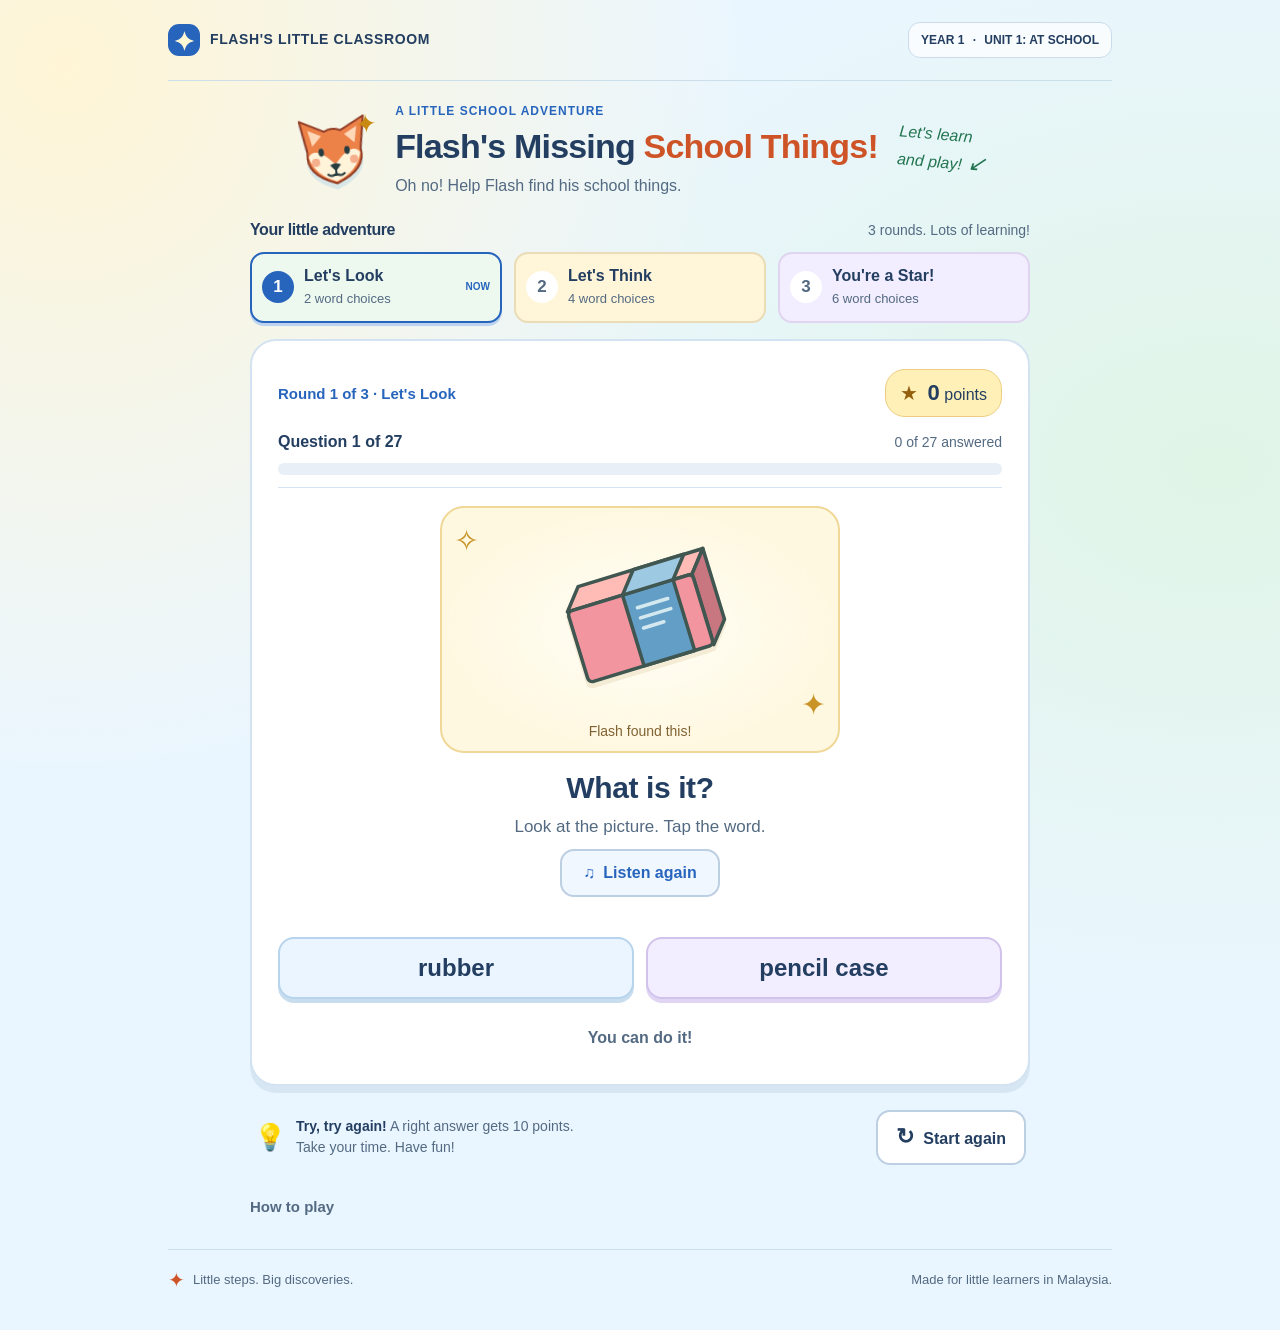
<file: index.html>
<!DOCTYPE html>
<html lang="en">
<head>
  <meta charset="UTF-8">
  <meta name="viewport" content="width=device-width, initial-scale=1, viewport-fit=cover">
  <meta name="theme-color" content="#eaf6ff">
  <title>Flash's Missing School Things!</title>
  <link rel="icon" href="data:image/svg+xml,%3Csvg xmlns='http://www.w3.org/2000/svg' viewBox='0 0 100 100'%3E%3Ctext y='.9em' font-size='90'%3E🦊%3C/text%3E%3C/svg%3E">
  <!-- BEGIN EMBEDDED STYLES -->
<style>
/* Shared colours and sizes. All artwork and fonts work without downloads. */
:root {
  --ink: #233e60;
  --muted: #536a82;
  --blue: #2765bd;
  --green: #21744f;
  --orange: #ce5326;
  --line: #d4e3f1;
  --round: 26px;
  --page-gutter: 10px;
  --safe-top: env(safe-area-inset-top, 0px);
  --safe-right: env(safe-area-inset-right, 0px);
  --safe-bottom: env(safe-area-inset-bottom, 0px);
  --safe-left: env(safe-area-inset-left, 0px);
  --status-height: 126px;
}

* { box-sizing: border-box; }
html {
  scroll-padding-top: calc(var(--safe-top) + var(--status-height) + 12px);
  scroll-padding-bottom: calc(var(--safe-bottom) + 20px);
  -webkit-text-size-adjust: 100%;
  text-size-adjust: 100%;
}
body {
  margin: 0;
  min-height: 100vh;
  min-height: 100svh;
  padding-top: var(--safe-top);
  padding-bottom: calc(var(--safe-bottom) + 16px);
  color: var(--ink);
  font-family: "Trebuchet MS", Arial, sans-serif;
  line-height: 1.4;
  background: #eaf6ff;
  background-image: radial-gradient(ellipse at 5% 5%, #fff5d6 0, transparent 40%),
                    radial-gradient(ellipse at 95% 35%, #e0f5e6 0, transparent 45%);
}
button, a, summary { -webkit-tap-highlight-color: transparent; }
button { min-width: 48px; min-height: 48px; appearance: none; font: inherit; cursor: pointer; touch-action: manipulation; }
button:disabled { cursor: default; }
button:focus-visible, a:focus-visible, summary:focus-visible {
  outline: 3px solid #174fa4;
  outline-offset: 4px;
}
[hidden] { display: none !important; }
.page {
  width: min(100%, 1000px);
  margin: auto;
  padding-left: max(var(--page-gutter), var(--safe-left));
  padding-right: max(var(--page-gutter), var(--safe-right));
}

/* Classroom header and Flash, our friendly fox. */
.topbar {
  display: flex;
  justify-content: center;
  flex-wrap: wrap;
  align-items: center;
  gap: 8px;
  padding: 8px 0;
  border-bottom: 1px solid #cbdfea;
}
.brand {
  display: flex;
  align-items: center;
  gap: 10px;
  min-height: 48px;
  font-size: 13px;
  font-weight: 800;
  letter-spacing: .6px;
  color: var(--ink);
  text-decoration: none;
}
.brand-icon {
  display: grid;
  place-items: center;
  width: 32px;
  height: 32px;
  flex-shrink: 0;
  border-radius: 11px;
  color: #fff8d4;
  background: var(--blue);
  font-size: 26px;
}
.unit {
  font-size: 12px;
  font-weight: 700;
  padding: 6px 12px;
  border: 1px solid #cadcec;
  border-radius: 12px;
  background: #ffffffb3;
  white-space: nowrap;
}
.unit span { padding: 0 5px; }
.welcome {
  display: flex;
  justify-content: center;
  align-items: center;
  gap: 12px;
  padding: 16px 0;
}
.welcome > div:not(.mascot) { min-width: 0; }
.mascot { width: 52px; flex-shrink: 0; position: relative; transform: rotate(-6deg); }
.mascot svg { display: block; width: 100%; height: 52px; filter: drop-shadow(0 5px 0 #d8e7e7); }
.mascot-star { position: absolute; right: -5px; top: 0; color: #c88a12; font-size: 26px; }
.eyebrow { margin: 0 0 7px; color: var(--blue); font-size: 12px; font-weight: 800; letter-spacing: 1px; }
.welcome h1 { margin: 0; font-size: clamp(24px, 4vw, 34px); line-height: 1.15; letter-spacing: -.8px; }
h1 span { color: var(--orange); }
.intro { margin: 9px 0 0; color: var(--muted); font-size: 15px; line-height: 1.4; }
.welcome-note { display: none; color: var(--green); font-size: 16px; font-style: italic; transform: rotate(5deg); line-height: 1.4; }
.welcome-note span { display: inline-block; padding-left: 6px; font-size: 22px; }

/* One centred game column, with the round guide above the question. */
.game-layout { display: grid; gap: 16px; max-width: 780px; margin: auto; }
.journey-heading { display: flex; justify-content: space-between; align-items: center; gap: 5px; flex-wrap: wrap; margin-bottom: 10px; }
.journey h2 { margin: 0; font-size: 14px; }
.journey-intro { margin: 0; color: var(--muted); font-size: 13px; }
.round-list { display: grid; grid-template-columns: repeat(3, minmax(0, 1fr)); gap: 7px; margin: 0; padding: 0; list-style: none; }
.round-step {
  display: flex;
  align-items: center;
  flex-direction: column;
  text-align: center;
  gap: 7px;
  min-width: 0;
  position: relative;
  border: 2px solid #d4e6dc;
  border-radius: 14px;
  padding: 10px 4px;
  background: #edf8ef;
}
.round-step:nth-child(2) { background: #fff5d8; border-color: #eadcb7; }
.round-step:nth-child(3) { background: #f2edff; border-color: #dfd5f1; }
.round-step.active { border-color: var(--blue); box-shadow: 0 3px 0 #bcd2ee; }
.round-step.done { border-color: #6ca382; }
.step-number {
  display: grid;
  place-items: center;
  width: 26px;
  height: 26px;
  flex-shrink: 0;
  border-radius: 50%;
  background: #fff;
  color: var(--muted);
  font-weight: 800;
  font-size: 17px;
}
.active .step-number { color: white; background: var(--blue); }
.done .step-number { color: white; background: var(--green); }
.round-step h3 { margin: 0 0 4px; font-size: 13px; line-height: 1.3; }
.round-step p { margin: 0; color: var(--muted); font-size: 12px; }
.step-status { margin: 0; min-height: 14px; line-height: 1.4; flex-shrink: 0; font-size: 10px; font-weight: 800; color: var(--blue); }
.done .step-status { color: var(--green); font-size: 16px; }

.game-card {
  border: 2px solid var(--line);
  border-radius: 22px;
  padding: 13px;
  background: white;
  box-shadow: 0 7px 0 #d6e7f3;
}
.game-status {
  position: sticky;
  top: var(--safe-top);
  z-index: 10;
  padding: 8px 0 12px;
  background: white;
  border-bottom: 1px solid var(--line);
}
.game-top { display: flex; justify-content: space-between; align-items: center; gap: 8px; }
.game-top > * { min-width: 0; }
.round-label { color: var(--blue); font-size: 13px; line-height: 1.4; font-weight: 800; }
.score-pill { flex-shrink: 0; padding: 5px 8px; border: 1px solid #edce81; border-radius: 20px; background: #fff0b8; font-size: 14px; white-space: nowrap; }
.score-pill span { color: #94600e; margin-right: 5px; font-size: 20px; }
.score-pill strong { font-size: 20px; }
.progress-area { padding-top: 14px; }
.progress-text { display: flex; justify-content: space-between; align-items: center; flex-wrap: wrap; gap: 4px; margin-bottom: 9px; font-size: 13px; color: var(--muted); }
.progress-text strong { color: var(--ink); font-size: 15px; }
#progress { appearance: none; display: block; width: 100%; height: 12px; border: 0; border-radius: 12px; overflow: hidden; background: #e8eff6; }
#progress::-webkit-progress-bar { background: #e8eff6; }
#progress::-webkit-progress-value { background: #49a27b; border-radius: 12px; transition: width .2s; }
#progress::-moz-progress-bar { background: #49a27b; border-radius: 12px; }

/* A large picture first, then a roomy grid of word choices. */
.question-header { text-align: center; padding: 0; }
h2 { margin: 0; font-size: 28px; letter-spacing: -.4px; }
.question-header p { margin: 6px 0 0; color: var(--muted); font-size: 16px; line-height: 1.4; }
.match-area { display: grid; grid-template-columns: minmax(0, 1fr); justify-items: center; gap: 14px; padding-top: 18px; }
.picture-card {
  display: flex;
  align-items: center;
  justify-content: center;
  flex-direction: column;
  position: relative;
  width: min(100%, 400px);
  padding: 8px 16px;
  border: 2px solid #efd898;
  border-radius: 20px;
  background: #fff8e1;
  background-image: radial-gradient(ellipse at center, #fffef6 0, transparent 70%);
}
#object-picture { display: grid; place-items: center; width: min(100%, 215px); aspect-ratio: 200 / 170; }
.object-art { display: block; width: 100%; height: auto; aspect-ratio: 200 / 170; overflow: visible; filter: drop-shadow(0 5px 0 #dfcba555); }
.picture-caption { margin-top: 4px; color: #806333; font-size: 14px; }
.picture-spark { position: absolute; color: #c99328; font-size: 30px; }
.spark-one { left: 12px; top: 12px; }
.spark-two { right: 12px; bottom: 25px; }
.answers { display: grid; grid-template-columns: repeat(2, minmax(0, 1fr)); gap: 12px; width: 100%; }
.answers.many { grid-template-columns: repeat(2, minmax(0, 1fr)); }
.answer {
  display: flex;
  align-items: center;
  justify-content: center;
  position: relative;
  width: 100%;
  min-width: 0;
  min-height: 58px;
  padding: 12px 26px 12px 8px;
  border: 2px solid #b7d4ec;
  border-radius: 16px;
  color: var(--ink);
  background: #eaf5ff;
  box-shadow: 0 4px 0 #c8ddee;
  font-size: 20px;
  font-weight: 800;
  line-height: 1.25;
  white-space: normal;
  transition: background .15s, transform .15s;
  overflow-wrap: normal;
}
.answer-word { min-width: 0; }
.answer:nth-child(4n + 2) { background: #f2edff; border-color: #d2c3ed; box-shadow: 0 4px 0 #e0d5f2; }
.answer:nth-child(4n + 3) { background: #fff5d6; border-color: #e6d298; box-shadow: 0 4px 0 #f0e0b4; }
.answer:nth-child(4n + 4) { background: #e9f8ed; border-color: #b6d8be; box-shadow: 0 4px 0 #cce7d2; }
@media (hover: hover) and (pointer: fine) {
  .answer:hover:not(:disabled) { border-color: var(--blue); transform: translateY(-2px); }
}
.answer.correct { color: #175737; background: #dff5e6; border-color: #398759; box-shadow: 0 4px 0 #b4d8bf; }
.answer.wrong { color: #943a2b; background: #ffebe6; border-color: #c7705e; box-shadow: 0 4px 0 #eed0c9; }
.answer-mark { position: absolute; right: 7px; top: 50%; transform: translateY(-50%); font-size: 18px; }
.response-row { display: flex; justify-content: center; align-items: center; gap: 16px; flex-wrap: wrap; min-height: 65px; padding-top: 14px; }
.feedback { margin: 0; color: var(--muted); font-size: 16px; font-weight: 700; text-align: center; line-height: 1.4; }
.feedback.success { color: var(--green); }
.feedback.retry { color: #a04430; }
.primary-button { min-height: 48px; padding: 12px 18px; border: 0; border-radius: 14px; color: white; background: var(--blue); box-shadow: 0 3px 0 #174786; font-size: 17px; font-weight: 800; }
.primary-button:hover { background: #1b54a1; }
.primary-button span { margin-left: 8px; }

/* Keep the helpful tip and restart control close to the game. */
.game-tools { display: flex; justify-content: center; align-items: center; flex-wrap: wrap; gap: 12px; padding: 8px 4px 0; }
.tip { display: flex; align-items: center; gap: 10px; }
.tip > span { font-size: 26px; }
.tip p { margin: 0; color: var(--muted); font-size: 14px; line-height: 1.5; }
.tip strong { color: var(--ink); }
.restart-button { width: 100%; min-height: 48px; flex-shrink: 0; padding: 10px 18px; border: 2px solid #bdcfe3; border-radius: 14px; color: var(--ink); background: white; font-size: 16px; font-weight: 700; }
.restart-button:hover { background: #e3f0ff; }
.restart-button span { font-size: 22px; margin-right: 5px; }

.celebration { display: flex; flex-direction: column; align-items: center; justify-content: center; text-align: center; padding: 35px 8px 20px; }
.celebration-icon { font-size: 64px; margin-bottom: 14px; }
.celebration h2 { font-size: 32px; }
.celebration > p:not(.eyebrow) { margin: 14px 0 18px; color: var(--muted); font-size: 18px; line-height: 1.6; }
.celebration .primary-button { margin-top: 10px; }
.final-score { color: var(--green); font-size: 64px; font-weight: 900; line-height: 1.1; }
.final-score small { display: block; margin-top: 7px; color: var(--muted); font-size: 16px; font-weight: 400; }
.celebration .final-note { font-size: 16px; }
.help { max-width: 780px; margin: 18px auto; color: var(--muted); font-size: 15px; }
.help summary { display: flex; align-items: center; min-width: 48px; min-height: 48px; width: fit-content; padding: 10px 0; font-weight: 700; cursor: pointer; }
.help p { line-height: 1.6; }
footer { display: flex; justify-content: center; flex-wrap: wrap; align-items: center; gap: 8px; padding: 16px 0 20px; border-top: 1px solid #cbdfea; color: var(--muted); font-size: 13px; }
footer > span:first-child { color: var(--orange); font-size: 20px; }
.footer-sub { margin-left: 0; }
.noscript { padding: 20px; background: #fff0ea; text-align: center; }


/* Audio starts only after a tap; the same control replays the word. */
.audio-button {
  display: inline-flex;
  align-items: center;
  justify-content: center;
  gap: 8px;
  min-width: 160px;
  min-height: 48px;
  margin-top: 10px;
  padding: 10px 16px;
  border: 2px solid #bdcfe3;
  border-radius: 14px;
  color: var(--blue);
  background: #f1f7ff;
  font-size: 16px;
  font-weight: 700;
}
.question-header .audio-status { min-height: 20px; font-size: 14px; }

/* Mobile is the default. Add room as the screen becomes wider. */
@media (min-width: 360px) {
  :root { --page-gutter: 16px; }
  .mascot { width: 64px; }
  .mascot svg { height: 64px; }
  .game-card { padding: 16px; }
  .round-label, .round-step h3 { font-size: 14px; }
  .answer { font-size: 22px; }
  .score-pill { padding: 6px 10px; }
}
@media (min-width: 600px) {
  :root { --page-gutter: 24px; }
  .topbar { flex-wrap: nowrap; justify-content: space-between; padding: 16px 0; }
  .brand { font-size: 14px; }
  .unit { padding: 9px 12px; }
  .welcome { gap: 20px; padding: 22px 0; }
  .intro { font-size: 16px; }
  .round-list { gap: 12px; }
  .journey h2 { font-size: 16px; }
  .journey-intro { font-size: 14px; }
  .round-step { flex-direction: row; text-align: left; padding: 12px 10px; gap: 10px; }
  .step-number { width: 32px; height: 32px; }
  .round-step h3 { font-size: 16px; }
  .round-step p { font-size: 13px; }
  .step-status { margin-left: auto; font-size: 10px; }
  .game-card { padding: 20px 26px; border-radius: var(--round); }
  .round-label { font-size: 15px; }
  .score-pill { padding: 8px 14px; font-size: 16px; }
  .score-pill strong { font-size: 22px; }
  .progress-text { font-size: 14px; }
  .progress-text strong { font-size: 16px; }
  h2 { font-size: 30px; }
  .question-header p { font-size: 17px; }
  .picture-card { padding: 10px 20px; border-radius: 24px; }
  #object-picture { width: min(100%, 235px); }
  .answers.many { grid-template-columns: repeat(3, minmax(0, 1fr)); }
  .answer { font-size: 24px; min-height: 62px; padding: 12px 32px; }
  .answer-mark { right: 12px; font-size: 21px; }
  .game-tools { justify-content: space-between; flex-wrap: nowrap; gap: 18px; }
  .restart-button { width: auto; }
  footer { justify-content: space-between; flex-wrap: nowrap; }
  .footer-sub { margin-left: auto; }
}
@media (min-width: 900px) {
  :root { --page-gutter: 28px; }
  .mascot { width: 82px; }
  .mascot svg { height: 82px; }
  .welcome-note { display: block; }
}
@media (orientation: landscape) and (max-height: 500px) {
  #object-picture { width: min(100%, 180px); }
  .game-status { padding: 4px 0 8px; }
  .progress-area { padding-top: 8px; }
}
@media (prefers-reduced-motion: reduce) {
  * { transition: none !important; }
}
</style>
  <!-- END EMBEDDED STYLES -->
</head>
<body>
  <div class="page">
    <header class="topbar">
      <a class="brand" href="./index.html" aria-label="Flash's Missing School Things home"><span class="brand-icon" aria-hidden="true">✦</span> FLASH'S LITTLE CLASSROOM</a>
      <span class="unit">YEAR 1 <span aria-hidden="true">·</span> UNIT 1: AT SCHOOL</span>
    </header>

    <main>
      <section class="welcome" aria-labelledby="title">
        <div class="mascot" aria-hidden="true">
          <svg viewBox="0 0 120 120"><path d="M21 61 13 14 48 32Q60 26 72 32L107 14 99 61Q105 93 60 109 15 93 21 61" fill="#ed8249" stroke="#943f27" stroke-width="3" stroke-linejoin="round"/><path d="m24 28 5 24 14-14M96 28l-5 24-14-14" fill="#ffd8b8"/><path d="M22 67q11-17 38 14 27-31 38-14-7 28-38 39-31-11-38-39" fill="#fff3da"/><ellipse cx="41" cy="62" rx="4" ry="6" fill="#273d40"/><ellipse cx="79" cy="62" rx="4" ry="6" fill="#273d40"/><path d="M52 82q8-5 16 0l-8 9z" fill="#273d40"/><path d="M60 90v5m0 0q-7 5-12 0m12 0q7 5 12 0" fill="none" stroke="#273d40" stroke-width="3" stroke-linecap="round"/><circle cx="32" cy="76" r="6" fill="#f6af8d"/><circle cx="88" cy="76" r="6" fill="#f6af8d"/></svg>
          <span class="mascot-star">✦</span>
        </div>
        <div><p class="eyebrow">A LITTLE SCHOOL ADVENTURE</p><h1 id="title">Flash's Missing <span>School Things!</span></h1><p class="intro">Oh no! Help Flash find his school things.</p></div>
        <div class="welcome-note" aria-hidden="true">Let's learn<br>and play!<span>↙</span></div>
      </section>

      <div class="game-layout">
        <aside class="journey" aria-label="Your game journey">
          <div class="journey-heading"><h2>Your little adventure</h2><p class="journey-intro">3 rounds. Lots of learning!</p></div>
          <ul class="round-list" aria-label="Three rounds"><li class="round-step active" data-round="0" aria-current="step"><span class="step-number">1</span><div><h3>Let's Look</h3><p>2 word choices</p></div><span class="step-status">NOW</span></li><li class="round-step" data-round="1"><span class="step-number">2</span><div><h3>Let's Think</h3><p>4 word choices</p></div><span class="step-status"></span></li><li class="round-step" data-round="2"><span class="step-number">3</span><div><h3>You're a Star!</h3><p>6 word choices</p></div><span class="step-status"></span></li></ul>
        </aside>
        <section class="game-card" aria-label="Matching game">
          <div class="game-status">
          <div class="game-top"><span class="round-label" id="round-label">Round 1 of 3 · Let's Look</span><span class="score-pill"><span aria-hidden="true">★</span> <strong id="score">0</strong> points</span></div>
          <div class="progress-area"><div class="progress-text"><strong id="progress-label">Question 1 of 27</strong><span id="progress-count">0 of 27 answered</span></div><progress id="progress" value="0" max="27" aria-label="Questions answered">0 of 27 questions answered</progress></div>
          </div>

          <div id="play-screen">
            <div class="match-area">
              <div class="picture-card"><span class="picture-spark spark-one" aria-hidden="true">✧</span><div id="object-picture"></div><span class="picture-spark spark-two" aria-hidden="true">✦</span><span class="picture-caption">Flash found this!</span></div>
              <div class="question-header"><h2 id="question-title" tabindex="-1">What is it?</h2><p>Look at the picture. Tap the word.</p><button id="listen" class="audio-button" type="button"><span aria-hidden="true">♫</span> Listen again</button><p id="audio-status" class="audio-status" role="status" aria-live="polite"></p></div>
              <div class="answers" id="answers" aria-label="Choose the matching word"></div>
            </div>
            <div class="response-row"><p id="feedback" class="feedback" role="status" aria-live="polite">You can do it!</p><button id="retry" class="primary-button" type="button" hidden>Try again <span aria-hidden="true">↻</span></button><button id="next" class="primary-button" type="button" hidden>Next question <span aria-hidden="true">→</span></button></div>
          </div>

          <div id="round-screen" class="celebration" hidden>
            <span class="celebration-icon" aria-hidden="true">🌟</span><p class="eyebrow">WELL DONE!</p><h2 id="round-message" tabindex="-1">Round 1 is done!</h2><p>You found 9 school things.<br>Let's try more words!</p><button id="next-round" class="primary-button" type="button">Start round 2 <span aria-hidden="true">→</span></button>
          </div>

          <div id="final-screen" class="celebration" hidden>
            <span class="celebration-icon" aria-hidden="true">🏆</span><p class="eyebrow">YOU DID IT!</p><h2 id="final-title" tabindex="-1">Thank you, little star!</h2><p>You found all my school things!</p><div class="final-score"><span id="final-score">270</span><small>points · out of 270</small></div><p class="final-note">You learned 9 school words. Great work!</p><button id="play-again" class="primary-button" type="button">Play again <span aria-hidden="true">↻</span></button>
          </div>

        </section>
        <div class="game-tools">
          <div class="tip"><span aria-hidden="true">💡</span><p><strong>Try, try again!</strong> A right answer gets 10 points.<br>Take your time. Have fun!</p></div>
          <button id="restart" class="restart-button" type="button"><span aria-hidden="true">↻</span> Start again</button>
        </div>
      </div>
      <details class="help"><summary>How to play</summary><p>Look at the picture. Tap the right word. Tap “Listen again” to hear the word. A right answer gets 10 points. If you get it wrong, choose another word or tap “Try again”! Tap “Next question” to keep playing. Answer 9 questions in each round. There are 27 questions in all.</p></details>
    </main>
    <footer><span aria-hidden="true">✦</span> Little steps. Big discoveries. <span class="footer-sub">Made for little learners in Malaysia.</span></footer>
  </div>
  <noscript><p class="noscript">Please turn on JavaScript to play this game.</p></noscript>
  <!-- BEGIN EMBEDDED AUDIO -->
<script>
const schoolAudio = {"bag": "[data-uri]", "book": "[data-uri]", "desk": "[data-uri]", "notebook": "[data-uri]", "pen": "[data-uri]", "pencil case": "[data-uri]", "pencil": "[data-uri]", "rubber": "[data-uri]", "ruler": "[data-uri]"};
</script>
  <!-- END EMBEDDED AUDIO -->
  <!-- BEGIN EMBEDDED GAME -->
<script>
'use strict';

// Each picture is drawn here, so the game works offline with no downloads.
const schoolThings = [
  { word: 'pen', picture: '<g transform="rotate(35 100 85)"><rect x="87" y="24" width="27" height="99" rx="7" fill="#508fd0"/><path d="M87 111h27l-8 27H95z" fill="#e6e9e9"/><path d="m95 138 5 14 6-14" fill="#344f67"/><rect x="86" y="17" width="29" height="42" rx="8" fill="#304e72"/><path d="M111 24h9v35" fill="none"/><path d="M94 66v33" stroke="#9bcbf0"/></g>' },
  { word: 'rubber', picture: '<g transform="rotate(-17 100 85)"><path d="m42 62 15-18h111l-15 18z" fill="#ffbbb5"/><path d="m153 62 15-18v63l-15 18z" fill="#c87780"/><rect x="42" y="62" width="111" height="63" rx="4" fill="#f2959e"/><path d="M91 62h45v63H91z" fill="#639ec7"/><path d="m91 62 15-18h45l-15 18z" fill="#9ec9e2"/><path d="M100 76h27m-27 9h27m-27 9h18" stroke="#d4e8ef" stroke-width="3"/></g>' },
  { word: 'pencil', picture: '<g transform="rotate(38 100 85)"><path d="M87 42h26v84H87z" fill="#f2bc4d"/><path d="M96 42h8v84h-8z" fill="#ffe590" stroke="none"/><path d="m87 126 13 28 13-28z" fill="#e6b987"/><path d="m96 146 4 8 4-8" fill="#3a4b51"/><rect x="86" y="25" width="28" height="20" fill="#c4d7dc"/><path d="M87 25V15q13-9 26 0v10" fill="#ed8d9f"/><path d="M88 34h24" stroke="#8199a0"/></g>' },
  { word: 'book', picture: '<g transform="rotate(-9 100 85)"><path d="M50 34h92q12 0 12 13v92H54q-15 0-15-14V48q0-14 11-14" fill="#e88050"/><path d="M53 43h91v82H53z" fill="#f09566" stroke="none"/><path d="M54 34v89M42 124q4-7 12-7h100v22H54q-15 0-15-13" fill="#fff0d5"/><path d="M54 125h89m-88 7h88" stroke="#cdbb9e" stroke-width="2"/><path d="m97 58 6 12 14 2-10 10 2 14-12-7-12 7 2-14-10-10 14-2z" fill="#ffdf87" stroke="#bd6037" stroke-width="2"/><path d="M67 105h64" stroke="#b85f38" stroke-width="3"/></g>' },
  { word: 'notebook', picture: '<g transform="rotate(8 100 85)"><rect x="51" y="23" width="104" height="127" rx="7" fill="#83b5c7"/><rect x="58" y="19" width="91" height="124" rx="4" fill="#fffdf3"/><path d="M76 19v123" stroke="#ed9b98" stroke-width="2"/><path d="M82 44h55m-55 16h55m-55 16h55m-55 16h55m-55 16h55m-55 16h55" stroke="#a5c9d8" stroke-width="2"/><path d="M63 30H48q-8 0-8 7t8 7h15m0 9H48q-8 0-8 7t8 7h15m0 9H48q-8 0-8 7t8 7h15m0 9H48q-8 0-8 7t8 7h15m0 9H48q-8 0-8 7t8 7h15" fill="none" stroke="#566f7e" stroke-width="4"/></g>' },
  { word: 'bag', picture: '<path d="M79 39V26q21-15 42 0v13" fill="none" stroke="#397769" stroke-width="8"/><path d="M54 64q-7 34-5 71m97-71q7 34 5 71" fill="none" stroke="#386d62" stroke-width="9"/><path d="M62 56q0-22 38-22t38 22l7 84q0 14-14 14H69q-14 0-14-14z" fill="#67b5a1"/><path d="M72 69h56M71 69q29-20 58 0" fill="none" stroke="#337365"/><rect x="71" y="91" width="58" height="49" rx="10" fill="#f4c467"/><path d="M72 103h56" fill="none" stroke="#9a702e"/><path d="M117 104v10" stroke="#745a34" stroke-width="4"/><rect x="87" y="49" width="26" height="14" rx="4" fill="#d8eee3" stroke="#3e8b78" stroke-width="2"/>' },
  { word: 'desk', picture: '<path d="M46 77h13v77H46zm96 0h13v77h-13z" fill="#678c9d"/><path d="M39 70h127v40H39z" fill="#e5ae68"/><path d="M67 80h73v23H67z" fill="#f4c887"/><path d="M98 87h13" stroke="#946332" stroke-width="4"/><path d="m28 65 18-20h119l10 20v12H28z" fill="#b57848"/><path d="m28 65 18-20h119l10 20z" fill="#f0c587"/><path d="M59 133h83" stroke="#678c9d" stroke-width="7"/><path d="M50 53h102" stroke="#d7a467" stroke-width="2"/>' },
  { word: 'ruler', picture: '<g transform="rotate(-25 100 85)"><rect x="20" y="62" width="164" height="47" rx="5" fill="#f5c55a"/><path d="M33 63v21m12-21v12m12-12v21m12-21v12m12-12v21m12-21v12m12-12v21m12-21v12m12-12v21m12-21v12m12-12v21m12-21v12" stroke="#86652b" stroke-width="2"/><g fill="#86652b" stroke="none" font-family="Arial,sans-serif" font-size="11"><text x="29" y="99">0</text><text x="53" y="99">1</text><text x="77" y="99">2</text><text x="101" y="99">3</text><text x="125" y="99">4</text><text x="149" y="99">5</text></g></g>' },
  { word: 'pencil case', picture: '<g transform="rotate(-8 100 85)"><path d="M163 66q25-16 24 6t-23 16" fill="none" stroke="#7865a1" stroke-width="6"/><rect x="25" y="59" width="145" height="67" rx="16" fill="#a492c8"/><path d="M28 77h137" stroke="#655383" stroke-width="4"/><path d="M39 77h115" stroke="#e5dcee" stroke-width="3" stroke-dasharray="3 4"/><path d="M144 78v14l10-1-3-13" fill="#f2c769" stroke="#8c6c3f" stroke-width="2"/><path d="m66 95 3 6 7 1-5 5 1 7-6-3-6 3 1-7-5-5 7-1z" fill="#e8dcf7" stroke="none"/><path d="M88 107h38" stroke="#d1c2e4" stroke-width="4"/></g>' }
];

const roundNames = ["Let's Look", "Let's Think", "You're a Star!"];
const choiceCounts = [2, 4, 6];
const totalQuestions = schoolThings.length * choiceCounts.length;
const ui = Object.fromEntries([
  'score', 'round-label', 'play-screen', 'round-screen', 'final-screen',
  'question-title', 'object-picture', 'answers', 'feedback', 'next',
  'round-message', 'next-round', 'final-score', 'final-title', 'progress',
  'progress-label', 'progress-count', 'restart', 'play-again', 'retry', 'listen', 'audio-status'
].map(id => [id, document.getElementById(id)]));
let round = 0;
let question = 0;
let score = 0;
let found = 0;
let answered = false;
let order = [];
let pronunciation = null;

function stopAudio() {
  if (pronunciation) {
    pronunciation.pause();
    pronunciation.currentTime = 0;
    pronunciation = null;
  }
  ui['audio-status'].textContent = '';
}

function playWord() {
  if (ui['play-screen'].hidden) return;
  stopAudio();
  const player = new Audio(schoolAudio[order[question].word]);
  pronunciation = player;
  ui['audio-status'].textContent = 'Listen!';
  player.addEventListener('ended', () => {
    if (pronunciation === player) ui['audio-status'].textContent = 'Tap to hear it again.';
  });
  // Starting inside this button handler satisfies mobile autoplay rules.
  player.play().catch(() => {
    if (pronunciation === player) ui['audio-status'].textContent = 'No sound? Tap Listen again.';
  });
}

function retryQuestion() {
  if (answered || ui['play-screen'].hidden) return;
  [...ui.answers.children].forEach(button => {
    button.disabled = false;
    button.classList.remove('wrong');
    button.querySelector('.answer-mark')?.remove();
  });
  ui.retry.hidden = true;
  ui.feedback.textContent = 'Try again! Tap the right word.';
  ui.feedback.className = 'feedback';
  ui.answers.firstElementChild.focus();
}

// Focused controls stay below the sticky score panel, including after rotation.
if ('ResizeObserver' in window) {
  new ResizeObserver(entries => {
    document.documentElement.style.setProperty('--status-height', `${entries[0].target.offsetHeight}px`);
  }).observe(document.querySelector('.game-status'));
}

function shuffle(items) {
  const copy = [...items];
  for (let i = copy.length - 1; i > 0; i--) {
    const j = Math.floor(Math.random() * (i + 1));
    [copy[i], copy[j]] = [copy[j], copy[i]];
  }
  return copy;
}

function showScreen(screen) {
  stopAudio();
  ['play-screen', 'round-screen', 'final-screen'].forEach(id => {
    ui[id].hidden = id !== screen;
  });
}

function updateProgress() {
  ui.score.textContent = score;
  ui.progress.value = found;
  ui.progress.textContent = `${found} of ${totalQuestions} questions answered`;
  ui.progress.setAttribute('aria-valuetext', `${found} of ${totalQuestions} questions answered`);
  ui['progress-count'].textContent = `${found} of ${totalQuestions} answered`;
  document.querySelectorAll('.round-step').forEach((step, index) => {
    const done = found >= (index + 1) * schoolThings.length;
    step.classList.toggle('active', index === round && !done);
    step.classList.toggle('done', done);
    if (index === round && !done) step.setAttribute('aria-current', 'step');
    else step.removeAttribute('aria-current');
    step.querySelector('.step-status').textContent = done ? '✓' : index === round ? 'NOW' : '';
  });
}

function showQuestion(moveFocus = true) {
  showScreen('play-screen');
  answered = false;
  ui.next.hidden = true;
  ui.retry.hidden = true;
  ui.feedback.textContent = 'You can do it!';
  ui.feedback.className = 'feedback';
  ui['round-label'].textContent = `Round ${round + 1} of 3 · ${roundNames[round]}`;
  // One question counter across the whole game; rounds have their own label.
  const currentQuestion = round * schoolThings.length + question + 1;
  ui['progress-label'].textContent = `Question ${currentQuestion} of ${totalQuestions}`;
  const thing = order[question];
  ui['object-picture'].innerHTML = `<svg class="object-art" width="200" height="170" viewBox="0 0 200 170" role="img" aria-label="${thing.word}" xmlns="http://www.w3.org/2000/svg"><g stroke="#405651" stroke-width="3" stroke-linejoin="round" stroke-linecap="round">${thing.picture}</g></svg>`;
  const distractors = shuffle(schoolThings.filter(item => item.word !== thing.word));
  const choices = shuffle([thing, ...distractors.slice(0, choiceCounts[round] - 1)]);
  ui.answers.replaceChildren();
  ui.answers.classList.toggle('many', round === 2);
  choices.forEach(choice => {
    const button = document.createElement('button');
    button.type = 'button';
    button.className = 'answer';
    const label = document.createElement('span');
    label.className = 'answer-word';
    label.textContent = choice.word;
    button.append(label);
    button.addEventListener('click', () => chooseAnswer(button, choice.word));
    ui.answers.append(button);
  });
  updateProgress();
  // Bring the new prompt into view after answering lower down on a phone.
  if (moveFocus) {
    ui['question-title'].focus();
    // The picture now sits above the prompt; keep both in view on phones.
    ui['object-picture'].parentElement.scrollIntoView({ block: 'start' });
  }
}

function chooseAnswer(button, word) {
  // Guard against double-clicks: each picture can earn points only once.
  if (answered || button.disabled) return;
  const correct = word === order[question].word;
  button.classList.add(correct ? 'correct' : 'wrong');
  const mark = document.createElement('span');
  mark.className = 'answer-mark';
  mark.setAttribute('aria-hidden', 'true');
  mark.textContent = correct ? '✓' : '×';
  button.append(mark);
  if (!correct) {
    button.disabled = true;
    ui.feedback.textContent = 'Not yet! Try another word.';
    ui.feedback.className = 'feedback retry';
    ui.retry.hidden = false;
    // Keep keyboard pupils on a usable answer after a wrong choice.
    const available = [...ui.answers.children].find(answer => !answer.disabled);
    if (available) available.focus({ preventScroll: true });
    return;
  }
  answered = true;
  ui.retry.hidden = true;
  score += 10;
  found += 1;
  [...ui.answers.children].forEach(answer => { answer.disabled = true; });
  ui.feedback.textContent = `Yes! It is a ${word}. +10 points!`;
  ui.feedback.className = 'feedback success';
  const lastPicture = question === schoolThings.length - 1;
  const nextText = lastPicture ? (round === 2 ? 'See my score' : 'Finish round') : 'Next question';
  ui.next.innerHTML = `${nextText} <span aria-hidden="true">→</span>`;
  ui.next.hidden = false;
  updateProgress();
  ui.next.focus();
}

function nextPicture() {
  if (!answered) return;
  if (question < schoolThings.length - 1) {
    question += 1;
    showQuestion();
  } else if (round < 2) {
    showScreen('round-screen');
    ui['round-message'].textContent = `Round ${round + 1} is done!`;
    ui['next-round'].innerHTML = `Start round ${round + 2} <span aria-hidden="true">→</span>`;
    ui['progress-label'].textContent = `${found} of ${totalQuestions} questions complete`;
    ui['round-message'].focus();
  } else {
    showScreen('final-screen');
    ui['final-score'].textContent = score;
    ui['round-label'].textContent = 'All 3 rounds done!';
    ui['progress-label'].textContent = `${totalQuestions} of ${totalQuestions} questions complete`;
    ui['final-title'].focus();
  }
}

function restart(moveFocus = true) {
  round = 0;
  question = 0;
  score = 0;
  found = 0;
  order = shuffle(schoolThings);
  showQuestion(moveFocus);
}

ui.next.addEventListener('click', nextPicture);
ui['next-round'].addEventListener('click', () => {
  if (ui['round-screen'].hidden || round >= 2) return;
  round += 1;
  question = 0;
  order = shuffle(schoolThings);
  showQuestion();
});
ui.restart.addEventListener('click', () => restart());
ui['play-again'].addEventListener('click', () => restart());
ui.retry.addEventListener('click', retryQuestion);
ui.listen.addEventListener('click', playWord);
document.addEventListener('visibilitychange', () => { if (document.hidden) stopAudio(); });
restart(false);
</script>
  <!-- END EMBEDDED GAME -->
</body>
</html>
</file>
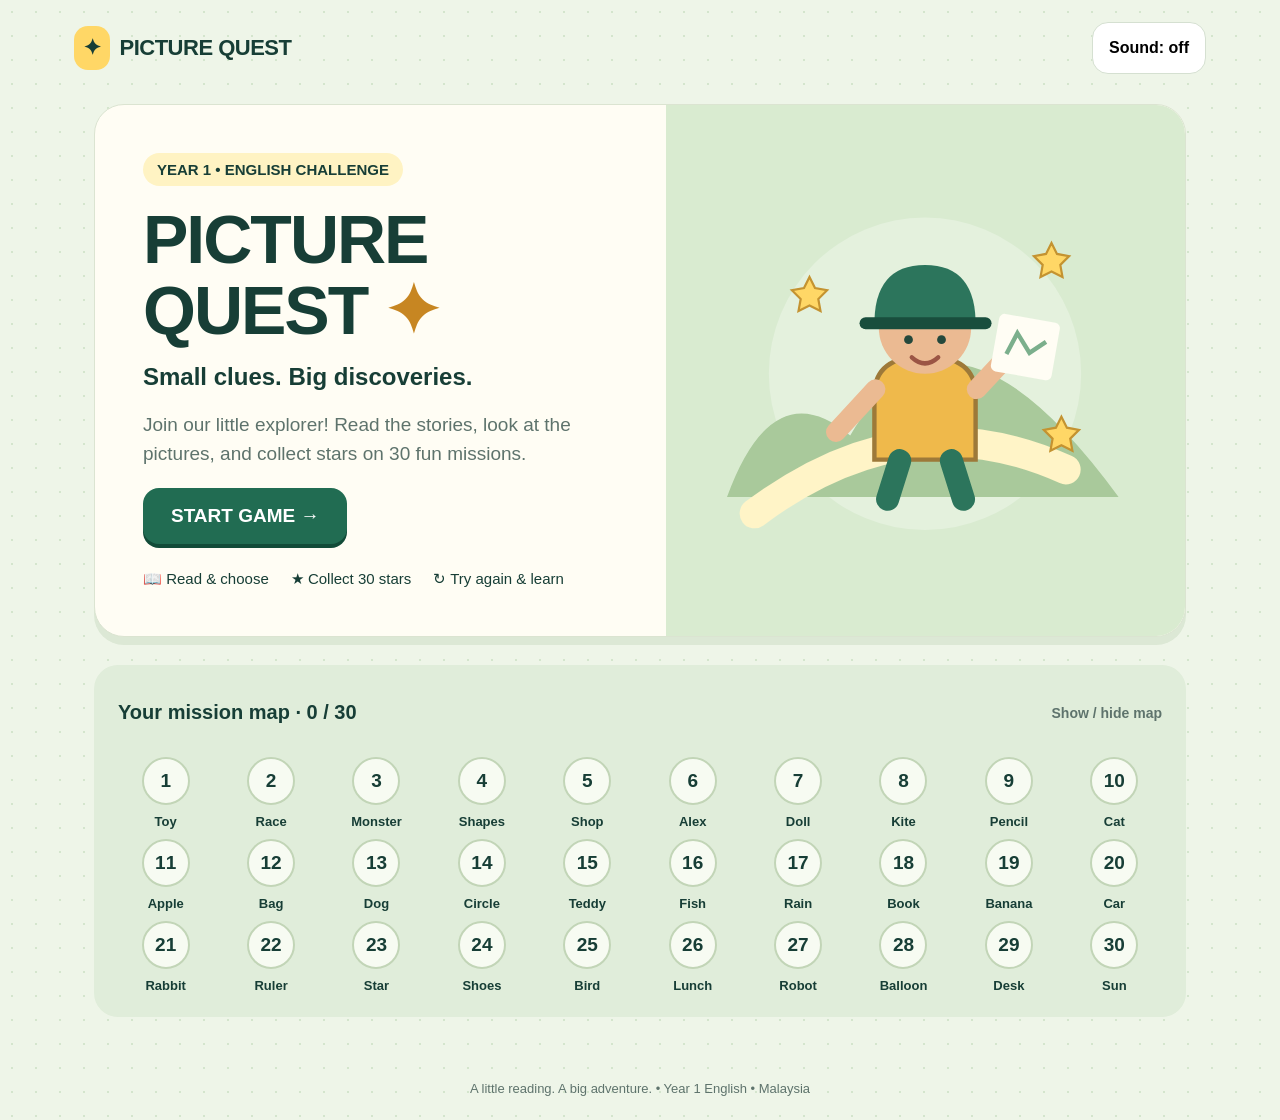
<file: picture-quest-year-1/index.html>
<!DOCTYPE html>
<html lang="en"><head><meta charset="UTF-8"><meta name="viewport" content="width=device-width,initial-scale=1"><meta name="theme-color" content="#17483d"><title>PICTURE QUEST: YEAR 1 ENGLISH CHALLENGE</title>
<style>
:root{--ink:#173e36;--green:#216c52;--cream:#fffdf4;--yellow:#ffd766;--muted:#5e736c}*{box-sizing:border-box}body{margin:0;background:#eef5e8;color:var(--ink);font-family:ui-rounded,'Trebuchet MS',Arial,sans-serif;font-size:19px;background-image:radial-gradient(#d4e5cd 1px,transparent 1px);background-size:24px 24px}button{font:inherit;cursor:pointer;border:0;min-height:52px;border-radius:16px;font-weight:700;transition:transform .15s,background .15s}button:hover:not(:disabled){transform:translateY(-2px)}button:focus-visible{outline:4px solid #165dcc;outline-offset:4px}button:disabled{cursor:default}header{max-width:1180px;margin:auto;display:flex;justify-content:space-between;align-items:center;padding:22px 24px;gap:12px}.brand{display:flex;align-items:center;gap:10px;font-size:22px;font-weight:900;letter-spacing:-.5px}.brand-icon{background:var(--yellow);border-radius:14px;padding:9px}.tools{display:flex;gap:10px}.small{background:white;padding:10px 16px;font-size:16px;border:1px solid #d5e0d1}main{max-width:1132px;margin:8px auto 40px;padding:0 20px}.eyebrow{font-size:14px;letter-spacing:2px;font-weight:900;color:var(--green);text-transform:uppercase}h1{font-size:clamp(38px,5.8vw,68px);line-height:1.04;letter-spacing:-2px;margin:18px 0}h2{font-size:clamp(28px,3vw,38px);line-height:1.15;margin:14px 0}p{line-height:1.55}.hero{background:var(--cream);border:1px solid #dbe4d1;border-radius:30px;overflow:hidden;display:grid;grid-template-columns:1.1fr 1fr;box-shadow:0 8px 0 #dce8d5}.hero-copy{padding:48px}.hero-copy p{color:var(--muted);max-width:440px}.primary{background:var(--green);color:white;padding:17px 28px;box-shadow:0 4px 0 #124b38}.secondary{background:#fff;border:2px solid #cfdcc8;color:var(--ink);padding:14px 24px}.hero-art{background:#d9ebd0;display:flex;align-items:center;justify-content:center;position:relative;padding:28px}.hero-art svg{width:100%;max-width:440px}.badge{display:inline-block;background:#fff3c3;padding:8px 14px;border-radius:30px;font-size:15px;font-weight:700}.rules{display:flex;gap:22px;margin:26px 0 0;font-size:15px;flex-wrap:wrap}.map{margin-top:28px;border-radius:24px;background:#e0edda;padding:24px}.map-head{display:flex;justify-content:space-between;align-items:center;gap:12px}.map-head h3{margin:0;font-size:20px}.map-head span{font-size:14px;color:var(--muted)}.steps{display:grid;grid-template-columns:repeat(10,minmax(0,1fr));gap:10px;margin-top:20px}.step{text-align:center;font-size:13px;font-weight:700;position:relative}.orb{width:48px;height:48px;margin:0 auto 9px;display:grid;place-items:center;background:#f7fbf2;border:2px solid #c2d5b7;border-radius:50%;font-size:19px}.step.active .orb{background:var(--yellow);border-color:#bd8c27;box-shadow:0 0 0 5px #ffebad}.step.done .orb{background:var(--green);color:white;border-color:var(--green)}.status{display:flex;justify-content:space-between;align-items:center;margin:25px 0 12px;font-size:16px;font-weight:700}.score{background:#fff3c3;border-radius:30px;padding:9px 17px}.track{height:9px;background:#d7e5cf;border-radius:10px;overflow:hidden;margin-bottom:24px}.fill{height:100%;background:var(--green);transition:width .4s}.game-card{display:grid;grid-template-columns:.9fr 1.1fr;background:var(--cream);border:1px solid #dbe4d1;border-radius:28px;overflow:hidden;box-shadow:0 7px 0 #dce8d5}.scene{background:#dcedef;display:flex;align-items:center;justify-content:center;flex-direction:column;padding:25px;min-height:440px}.scene svg{width:100%;max-width:420px}.scene-label{font-size:14px;font-weight:700;color:#446966;margin-top:15px}.question-panel{padding:30px 36px}.stimulus{background:#f0f4e9;border-left:4px solid #9dbd86;padding:16px 20px;border-radius:0 14px 14px 0;font-size:20px;line-height:1.55;margin:20px 0}.question{font-size:25px;margin:23px 0 16px}.answers{display:grid;gap:10px}.answer{background:white;border:2px solid #d9e1d3;text-align:left;padding:12px 16px;display:flex;gap:16px;align-items:center;color:var(--ink)}.letter{display:grid;place-items:center;border-radius:10px;background:#eff3e8;min-width:36px;height:36px}.answer.correct{background:#e0f3db;border-color:#368650}.answer.wrong{background:#fff1e4;border-color:#d89153}.answer:disabled:not(.correct){opacity:.65}.feedback{font-size:18px;line-height:1.45;margin-top:16px;min-height:0}.feedback:empty{display:none}.next{margin-top:16px;width:100%}.result{background:var(--cream);border:1px solid #dbe4d1;border-radius:30px;text-align:center;padding:40px 24px;box-shadow:0 7px 0 #dce8d5}.result-stars{display:flex;flex-wrap:wrap;justify-content:center;gap:5px;max-width:520px;margin:auto;font-size:29px;color:#e5a52c}.big-score{font-size:72px;font-weight:900;margin:15px 0}.big-score span{font-size:28px;color:var(--muted)}.actions{display:flex;justify-content:center;gap:14px;flex-wrap:wrap}.review-list{display:grid;grid-template-columns:1fr 1fr;gap:16px;margin:24px 0}.review-card{background:var(--cream);border:1px solid #d5e0cd;border-radius:20px;padding:24px}.review-card h3{margin:8px 0;font-size:23px}.review-card p{margin:12px 0;font-size:17px}.correct-text{font-weight:700;color:#216c52}.foot{text-align:center;color:var(--muted);font-size:13px;padding:24px}.float-star{animation:float 3s ease-in-out infinite;transform-origin:center}.confetti{position:fixed;top:-20px;pointer-events:none;width:10px;height:14px;z-index:20;animation:fall 1.6s ease-in forwards}@keyframes float{50%{transform:translateY(-8px)}}@keyframes fall{to{transform:translateY(110vh) rotate(480deg);opacity:0}}[hidden]{display:none!important}@media(max-width:760px){header{padding:16px}.brand{font-size:18px}.small{padding:10px;font-size:14px}main{padding:0 14px}.hero,.game-card{grid-template-columns:1fr}.hero-copy{padding:30px}.hero-art{padding:10px}.hero-art svg{max-height:270px}.scene{min-height:0;padding:15px}.scene svg{max-height:230px}.question-panel{padding:24px}.steps{grid-template-columns:repeat(5,minmax(0,1fr));gap:14px 3px}.step{font-size:11px}.orb{width:36px;height:36px}.map{padding:18px 10px}.review-list{grid-template-columns:1fr}.map-head span{display:none}.result-stars{font-size:29px;letter-spacing:2px}}@media(prefers-reduced-motion:reduce){*,*::before,*::after{animation:none!important;transition:none!important}.confetti{display:none}}

/* Phone layout: keep the reading and choices close together. */
@media(max-width:600px){
header{padding:10px 12px;gap:8px}.brand{font-size:15px;gap:6px}.brand-icon{padding:7px;border-radius:10px}.tools{gap:6px}.small{font-size:13px;padding:8px;min-height:48px}
main{margin-top:0;padding:0 10px}.status{margin:14px 0 10px;font-size:14px}.score{padding:8px 12px}.track{margin-bottom:14px}
.game-card{border-radius:20px}.scene{padding:8px;min-height:0}.scene svg{height:135px;max-height:135px;width:auto;max-width:100%}.scene-label{display:none}
.question-panel{padding:18px 18px 20px}.question-panel h2{font-size:26px;margin:8px 0}.eyebrow{font-size:12px;letter-spacing:1.5px}.stimulus{font-size:18px;line-height:1.45;padding:12px 14px;margin:14px 0}.question{font-size:22px;line-height:1.3;margin:17px 0 12px}
.answer{min-height:56px;padding:10px 12px;font-size:18px;gap:12px}.answers{gap:9px}.feedback{font-size:17px}.next{min-height:56px}
.map{padding:16px 12px;margin-top:20px}.map-head h3{font-size:18px}.map-summary{width:100%;text-align:left;background:transparent;display:flex;align-items:center;justify-content:space-between;padding:0;min-height:48px;font-size:18px;font-weight:700;cursor:pointer}.map-summary:focus-visible{outline:4px solid #165dcc;outline-offset:3px;border-radius:8px}.map-summary::after{content:'＋';font-size:24px}.map[open] .map-summary::after{content:'−'}.steps{margin-top:14px}
.hero-copy{padding:24px}.hero-copy h1{font-size:45px}.hero-copy p{font-size:18px}.hero-art svg{max-height:190px}.hero-art{padding:0}.hero .primary{width:100%}.rules{gap:12px;font-size:14px}
.result{padding:26px 18px}.result h1{font-size:32px!important;letter-spacing:-1px}.big-score{font-size:56px}.big-score span{font-size:24px}.actions{gap:12px}.actions button{width:100%;min-height:56px}.review-card{padding:20px}.foot{padding:20px 12px}
}
@media(min-width:601px){.map-summary{font-size:20px;font-weight:700;cursor:pointer;min-height:48px;display:flex;align-items:center;justify-content:space-between}.map-summary::after{content:'Show / hide map';font-size:14px;color:var(--muted)}}
</style></head><body>
<header><div class="brand"><span class="brand-icon" aria-hidden="true">✦</span> PICTURE QUEST</div><div class="tools"><button class="small" id="read" hidden>▶ Read aloud</button><button class="small" id="mute" aria-pressed="true">Sound: off</button></div></header>
<main id="app"></main><footer class="foot">A little reading. A big adventure. • Year 1 English • Malaysia</footer>
<script>
'use strict';
const questions=[
{number:7,title:'Toy Detective',short:'Toy',text:'My favourite toy is my new ball. It is small and red. I like playing with it.',question:'What colour is the new ball?',answers:['Red','Blue','Yellow'],correct:0,hint:'Look for the colour word in the story.',art:'ball'},
{number:8,title:'Go-Kart Race',short:'Race',text:'Look at the go-kart race! Misty is from the Green team. Her go-kart is very fast.',question:'What team is Misty from?',answers:['Red','Green','Yellow'],correct:1,hint:'Read the sentence about Misty’s team.',art:'kart'},
{number:9,title:'Monster Mission',short:'Monster',text:'Look at my drawing. It is a monster. It is big and ugly.',question:'The monster is __________.',answers:['new','small','big and ugly'],correct:2,hint:'Find the two words that describe the monster.',art:'monster'},
{number:10,title:'Shape Puzzle',short:'Shapes',text:'We are making a tangram picture. I have a red square. The blue triangle is missing.',question:'What shape is missing?',answers:['A blue triangle','A red square','A green circle'],correct:0,hint:'Look for the word “missing”. What comes before it?',art:'shapes'},
{number:11,title:'Toy Shop Adventure',short:'Shop',text:'Buy a long train today. It is a beautiful toy.',question:'What train can you buy?',answers:['A car','A long train','A short red train'],correct:1,hint:'Read the first sentence. What kind of train is it?',art:'train'},
{number:12,title:"Alex's Mystery Toy",short:'Alex',text:"Hi Sophie. Alex has got a new toy. It isn't a computer game. It is a fast bike.",question:"What is Alex's new toy?",answers:['A plane','A monster','A fast bike'],correct:2,hint:'The last sentence tells you about the new toy.',art:'bike'},
{number:13,title:'Where Is the Doll?',short:'Doll',text:"Let's play a guessing game. Is the doll under the desk? No, it isn't. It is in the bag.",question:'Where is the doll?',answers:['In the bag','On the desk','Under the desk'],correct:0,hint:'Read the last sentence to find the doll.',art:'doll'},
{"number": 14, "title": "Kite in the Sky", "short": "Kite", "text": "This is my kite. It is yellow. I fly it in the park.", "question": "What colour is the kite?", "answers": ["Blue", "Yellow", "Red"], "correct": 1, "hint": "Find the colour word in the story.", "art": "kite"},
{"number": 15, "title": "Pencil Patrol", "short": "Pencil", "text": "Aina has a pencil. Her pencil is long and blue. She uses it to write.", "question": "What does Aina use to write?", "answers": ["A pencil", "A ruler", "A bag"], "correct": 0, "hint": "Read the first sentence. What does Aina have?", "art": "pencil"},
{"number": 16, "title": "Cat on the Mat", "short": "Cat", "text": "This is Mimi. Mimi is a cat. She is on the mat.", "question": "Where is Mimi?", "answers": ["In the bag", "Under the desk", "On the mat"], "correct": 2, "hint": "Read the last sentence to find Mimi.", "art": "cat"},
{"number": 17, "title": "Apple Picnic", "short": "Apple", "text": "I have three apples. They are red. I put them in a basket.", "question": "How many apples do I have?", "answers": ["Two", "Three", "Five"], "correct": 1, "hint": "Find the number in the first sentence.", "art": "apples"},
{"number": 18, "title": "School Bag Surprise", "short": "Bag", "text": "This is my school bag. It is green. My books are in the bag.", "question": "Where are my books?", "answers": ["In the bag", "On the chair", "Under the bed"], "correct": 0, "hint": "The last sentence tells you where the books are.", "art": "bag"},
{"number": 19, "title": "Happy Puppy", "short": "Dog", "text": "My dog is small. It has brown fur. It likes to run.", "question": "What does the dog like to do?", "answers": ["Swim", "Read", "Run"], "correct": 2, "hint": "Look at the last sentence.", "art": "dog"},
{"number": 20, "title": "Circle Search", "short": "Circle", "text": "Look at my picture. I draw a big green circle. I draw a small red square too.", "question": "What shape is green?", "answers": ["A square", "A circle", "A triangle"], "correct": 1, "hint": "Find the word after “green”.", "art": "circle"},
{"number": 21, "title": "Teddy Time", "short": "Teddy", "text": "This is my teddy bear. It is soft and brown. I hug it at night.", "question": "What colour is the teddy bear?", "answers": ["Brown", "Blue", "Green"], "correct": 0, "hint": "Look for the colour word in the story.", "art": "teddy"},
{"number": 22, "title": "Fish Friends", "short": "Fish", "text": "I have two fish. They live in a tank. I feed them every day.", "question": "Where do the fish live?", "answers": ["In a tree", "In a bag", "In a tank"], "correct": 2, "hint": "Read the sentence about where the fish live.", "art": "fish"},
{"number": 23, "title": "Rainy Day", "short": "Rain", "text": "It is raining. Amir has a blue umbrella. He stays dry.", "question": "What does Amir have?", "answers": ["A kite", "A blue umbrella", "A ball"], "correct": 1, "hint": "Read the sentence about Amir.", "art": "umbrella"},
{"number": 24, "title": "Book Explorer", "short": "Book", "text": "Sara has a new book. It has pictures of animals. She reads it at home.", "question": "What is in the book?", "answers": ["Pictures of animals", "Pictures of cars", "Pictures of toys"], "correct": 0, "hint": "Read the sentence about the pictures.", "art": "book"},
{"number": 25, "title": "Banana Break", "short": "Banana", "text": "I like bananas. They are yellow. I eat a banana for a snack.", "question": "What fruit do I like?", "answers": ["Apples", "Oranges", "Bananas"], "correct": 2, "hint": "The first sentence tells you the fruit.", "art": "banana"},
{"number": 26, "title": "Toy Car Trail", "short": "Car", "text": "Ben has a toy car. It is small and red. He plays with it on the floor.", "question": "Where does Ben play with his toy car?", "answers": ["On the bed", "On the floor", "On the desk"], "correct": 1, "hint": "The last sentence tells you where Ben plays.", "art": "car"},
{"number": 27, "title": "Rabbit Garden", "short": "Rabbit", "text": "A white rabbit is in the garden. It has long ears. It eats a carrot.", "question": "What does the rabbit eat?", "answers": ["A carrot", "An apple", "A banana"], "correct": 0, "hint": "Find the food in the last sentence.", "art": "rabbit"},
{"number": 28, "title": "Ruler Rescue", "short": "Ruler", "text": "My ruler is under the chair. It is not on the desk. I pick it up.", "question": "Where is my ruler?", "answers": ["On the desk", "In the bag", "Under the chair"], "correct": 2, "hint": "The first sentence tells you where the ruler is.", "art": "ruler"},
{"number": 29, "title": "Star Drawing", "short": "Star", "text": "I draw a yellow star. It has five points. I show it to my teacher.", "question": "How many points does the star have?", "answers": ["Three", "Five", "Four"], "correct": 1, "hint": "Find the number in the second sentence.", "art": "starshape"},
{"number": 30, "title": "Red Shoes", "short": "Shoes", "text": "These are my shoes. They are red. I wear them to the park.", "question": "What colour are my shoes?", "answers": ["Red", "Green", "Blue"], "correct": 0, "hint": "Read the second sentence.", "art": "shoes"},
{"number": 31, "title": "Bird Watch", "short": "Bird", "text": "A little bird is in the tree. It sings a song. I listen to it.", "question": "Where is the bird?", "answers": ["In the bag", "Under the chair", "In the tree"], "correct": 2, "hint": "Read the first sentence to find the bird.", "art": "bird"},
{"number": 32, "title": "Lunch Box Clue", "short": "Lunch", "text": "This is my lunch box. There is a sandwich in it. I eat it at school.", "question": "What is in my lunch box?", "answers": ["A banana", "A sandwich", "An apple"], "correct": 1, "hint": "Read the sentence about the food.", "art": "lunch"},
{"number": 33, "title": "Robot Buddy", "short": "Robot", "text": "My toy robot is new. It has two arms and two legs. I like my robot.", "question": "How many arms does the robot have?", "answers": ["Two", "Four", "One"], "correct": 0, "hint": "Find the number before “arms”.", "art": "robot"},
{"number": 34, "title": "Balloon Party", "short": "Balloon", "text": "Mei has a pink balloon. She holds it in her hand. The balloon is big.", "question": "What colour is the balloon?", "answers": ["Yellow", "Blue", "Pink"], "correct": 2, "hint": "Look for the colour word in the first sentence.", "art": "balloon"},
{"number": 35, "title": "Desk Discovery", "short": "Desk", "text": "My book is on the desk. My bag is under the desk. I open my book.", "question": "What is on the desk?", "answers": ["My bag", "My book", "My ball"], "correct": 1, "hint": "Read the first sentence.", "art": "desk"},
{"number": 36, "title": "Good Morning, Sun!", "short": "Sun", "text": "It is a sunny day. The sun is in the sky. We play in the park.", "question": "Where do we play?", "answers": ["In the park", "In the classroom", "In the bedroom"], "correct": 0, "hint": "The last sentence tells you where we play.", "art": "sun"}
];
const total=questions.length;
const app=document.getElementById('app'),readButton=document.getElementById('read'),muteButton=document.getElementById('mute');
let state={screen:'start',index:0,score:0,records:[]},muted=true,audioContext;
const star='<path d="m0-15 5 10 11 2-8 8 2 11-10-5-10 5 2-11-8-8 11-2z" fill="#ffd766" stroke="#c49331" stroke-width="2"/>';
const extraArt={"kite": {"label": "A yellow kite flying in the sky", "svg": "<path d=\"m200 65 65 85-65 60-65-60z\" fill=\"#ffd766\"/><path d=\"m200 65v145m-65-60h130M200 210q-60 35 0 55t-15 40\" fill=\"none\" stroke=\"#8d7139\" stroke-width=\"4\"/><path d=\"m176 246 25 8-25 8m29 19 24 8-24 8\" fill=\"#ee7c64\"/>"}, "pencil": {"label": "A long blue pencil", "svg": "<g transform=\"rotate(-25 200 165)\"><path d=\"M178 65h44v175l-22 40-22-40z\" fill=\"#579bc9\"/><path d=\"M178 240h44l-22 40z\" fill=\"#e8c49b\"/><path d=\"m192 266 8 14 8-14z\" fill=\"#25423e\"/><rect x=\"178\" y=\"50\" width=\"44\" height=\"30\" rx=\"8\" fill=\"#ef9ca0\"/><path d=\"M192 80v160\" stroke=\"#b1d9ed\" stroke-width=\"7\"/></g>"}, "cat": {"label": "A cat sitting on a mat", "svg": "<ellipse cx=\"200\" cy=\"276\" rx=\"130\" ry=\"30\" fill=\"#a58cc5\"/><path d=\"M256 247q83-56 37-95\" fill=\"none\" stroke=\"#d79c61\" stroke-width=\"21\" stroke-linecap=\"round\"/><ellipse cx=\"195\" cy=\"217\" rx=\"63\" ry=\"58\" fill=\"#e8b47f\"/><path d=\"m143 145 5-60 42 35 32-2 41-33 4 61\" fill=\"#e8b47f\"/><ellipse cx=\"204\" cy=\"155\" rx=\"65\" ry=\"52\" fill=\"#e8b47f\"/><circle cx=\"184\" cy=\"151\" r=\"5\"/><circle cx=\"224\" cy=\"151\" r=\"5\"/><path d=\"m195 166 9 9 9-9\" fill=\"#bd6d6d\"/><path d=\"m166 175-46-9m46 19-43 6m118-16 42-9m-42 19 43 6\" stroke=\"#785a45\" stroke-width=\"3\"/>"}, "apples": {"label": "Three red apples in a basket", "svg": "<path d=\"M95 193h210l-25 91H120z\" fill=\"#c49359\"/><path d=\"M120 212h160m-151 23h142m-134 23h126\" stroke=\"#986c3d\" stroke-width=\"4\"/><circle cx=\"144\" cy=\"177\" r=\"36\" fill=\"#ed6957\"/><path d=\"M144 148v-17\" stroke=\"#805b3a\" stroke-width=\"5\"/><ellipse cx=\"156\" cy=\"136\" rx=\"15\" ry=\"7\" fill=\"#5b9d63\"/><circle cx=\"247\" cy=\"177\" r=\"36\" fill=\"#ed6957\"/><path d=\"M247 148v-17\" stroke=\"#805b3a\" stroke-width=\"5\"/><ellipse cx=\"259\" cy=\"136\" rx=\"15\" ry=\"7\" fill=\"#5b9d63\"/><circle cx=\"196\" cy=\"135\" r=\"36\" fill=\"#ed6957\"/><path d=\"M196 106v-17\" stroke=\"#805b3a\" stroke-width=\"5\"/><ellipse cx=\"208\" cy=\"94\" rx=\"15\" ry=\"7\" fill=\"#5b9d63\"/>"}, "bag": {"label": "Books inside a green school bag", "svg": "<rect x=\"132\" y=\"120\" width=\"136\" height=\"170\" rx=\"24\" fill=\"#469877\"/><path d=\"M165 125V95q35-34 70 0v30\" fill=\"none\" stroke=\"#285e4d\" stroke-width=\"9\"/><rect x=\"147\" y=\"75\" width=\"43\" height=\"89\" rx=\"4\" fill=\"#ffd766\"/><rect x=\"201\" y=\"69\" width=\"43\" height=\"95\" rx=\"4\" fill=\"#9a8bc9\"/><rect x=\"132\" y=\"154\" width=\"136\" height=\"136\" rx=\"20\" fill=\"#469877\"/><rect x=\"152\" y=\"213\" width=\"96\" height=\"56\" rx=\"12\" fill=\"#67b394\"/><path d=\"M160 227h80\" stroke=\"#285e4d\" stroke-width=\"4\"/>"}, "dog": {"label": "A small brown puppy", "svg": "<ellipse cx=\"204\" cy=\"218\" rx=\"64\" ry=\"63\" fill=\"#b98355\"/><circle cx=\"203\" cy=\"135\" r=\"61\" fill=\"#c89669\"/><ellipse cx=\"144\" cy=\"148\" rx=\"22\" ry=\"48\" fill=\"#895e40\"/><ellipse cx=\"262\" cy=\"148\" rx=\"22\" ry=\"48\" fill=\"#895e40\"/><circle cx=\"184\" cy=\"130\" r=\"5\"/><circle cx=\"224\" cy=\"130\" r=\"5\"/><ellipse cx=\"203\" cy=\"156\" rx=\"13\" ry=\"9\" fill=\"#30483d\"/><path d=\"M186 176q17 24 34 0\" fill=\"#ef9e9e\"/><path d=\"M155 259v21m94-21v21m10-63q49-2 39-49\" stroke=\"#b98355\" stroke-width=\"18\" fill=\"none\" stroke-linecap=\"round\"/>"}, "circle": {"label": "A big green circle and a small red square", "svg": "<circle cx=\"172\" cy=\"155\" r=\"86\" fill=\"#60aa7c\" stroke=\"#327557\" stroke-width=\"4\"/><rect x=\"255\" y=\"233\" width=\"55\" height=\"55\" rx=\"3\" fill=\"#ee6b5b\"/>"}, "teddy": {"label": "A soft brown teddy bear", "svg": "<g fill=\"#bd906a\" stroke=\"#89654a\" stroke-width=\"3\"><circle cx=\"150\" cy=\"99\" r=\"28\"/><circle cx=\"250\" cy=\"99\" r=\"28\"/><ellipse cx=\"200\" cy=\"223\" rx=\"66\" ry=\"65\"/><circle cx=\"200\" cy=\"139\" r=\"64\"/><ellipse cx=\"129\" cy=\"215\" rx=\"24\" ry=\"39\"/><ellipse cx=\"271\" cy=\"215\" rx=\"24\" ry=\"39\"/><ellipse cx=\"151\" cy=\"280\" rx=\"32\" ry=\"24\"/><ellipse cx=\"249\" cy=\"280\" rx=\"32\" ry=\"24\"/></g><ellipse cx=\"200\" cy=\"223\" rx=\"37\" ry=\"44\" fill=\"#e2bc94\"/><ellipse cx=\"200\" cy=\"160\" rx=\"29\" ry=\"23\" fill=\"#e2bc94\"/><circle cx=\"179\" cy=\"133\" r=\"5\"/><circle cx=\"221\" cy=\"133\" r=\"5\"/><ellipse cx=\"200\" cy=\"152\" rx=\"10\" ry=\"7\" fill=\"#563f32\"/>"}, "fish": {"label": "Two fish in a tank", "svg": "<rect x=\"67\" y=\"72\" width=\"266\" height=\"213\" rx=\"15\" fill=\"#b8e1eb\" stroke=\"#548f9f\" stroke-width=\"5\"/><path d=\"M70 117h260\" stroke=\"#fff\" stroke-width=\"4\"/><ellipse cx=\"158\" cy=\"160\" rx=\"35\" ry=\"22\" fill=\"#f0b74d\"/><path d=\"m128 160 -25-22v44z\" fill=\"#e59847\"/><circle cx=\"177\" cy=\"156\" r=\"4\" fill=\"#24473c\"/><ellipse cx=\"252\" cy=\"220\" rx=\"35\" ry=\"22\" fill=\"#f0b74d\"/><path d=\"m222 220 -25-22v44z\" fill=\"#e59847\"/><circle cx=\"271\" cy=\"216\" r=\"4\" fill=\"#24473c\"/><path d=\"M107 283v-43m0 21-18-16m18 0 19-14\" stroke=\"#58a28a\" stroke-width=\"7\"/><circle cx=\"286\" cy=\"136\" r=\"8\" fill=\"none\" stroke=\"white\" stroke-width=\"3\"/>"}, "umbrella": {"label": "A blue umbrella in the rain", "svg": "<path d=\"M82 172a118 100 0 0 1 236 0q-30-28-59 0-30-28-59 0-30-28-59 0-30-28-59 0\" fill=\"#589fcd\" stroke=\"#387b9f\" stroke-width=\"4\"/><path d=\"M200 78v188q0 30 30 20\" fill=\"none\" stroke=\"#49685a\" stroke-width=\"7\" stroke-linecap=\"round\"/><path d=\"m91 58-8 16m59-24-8 16m146-14-8 16m65 6-8 16M64 219l-8 16m290-22-8 16\" stroke=\"#70afca\" stroke-width=\"5\"/>"}, "book": {"label": "An open book with animal pictures", "svg": "<path d=\"M55 92q72-28 145 8 73-36 145-8v180q-72-28-145 8-73-36-145-8z\" fill=\"#fffdf4\" stroke=\"#77998c\" stroke-width=\"5\"/><path d=\"M200 101v178\" stroke=\"#77998c\" stroke-width=\"4\"/><circle cx=\"128\" cy=\"170\" r=\"29\" fill=\"#e8b47f\"/><path d=\"m103 151 1-26 22 18m8 0 20-18 2 26\" fill=\"#e8b47f\"/><circle cx=\"118\" cy=\"169\" r=\"3\"/><circle cx=\"139\" cy=\"169\" r=\"3\"/><ellipse cx=\"274\" cy=\"175\" rx=\"30\" ry=\"19\" fill=\"#efb844\"/><path d=\"m246 175-19-19v38z\" fill=\"#efb844\"/><circle cx=\"288\" cy=\"171\" r=\"3\"/><path d=\"M87 231h73m78 0h73\" stroke=\"#c4d7b8\" stroke-width=\"7\"/>"}, "banana": {"label": "A yellow banana", "svg": "<path d=\"M111 92q8 146 181 108-86 123-167 46-51-48-14-154z\" fill=\"#ffd766\" stroke=\"#c49535\" stroke-width=\"5\"/><path d=\"M111 92q-3 158 181 108\" fill=\"none\" stroke=\"#e2ad3f\" stroke-width=\"6\"/><path d=\"m107 93 8-21m170 133 17-11\" stroke=\"#7d6440\" stroke-width=\"10\"/>"}, "car": {"label": "A small red toy car on the floor", "svg": "<path d=\"M45 280h310\" stroke=\"#a7c5b5\" stroke-width=\"5\"/><path d=\"m87 201 45-62h113l57 62h30v54H70v-44z\" fill=\"#ed6957\" stroke=\"#a94d42\" stroke-width=\"4\"/><path d=\"m146 152-30 44h79v-44zm64 0v44h65l-39-44z\" fill=\"#c6e3eb\"/><circle cx=\"123\" cy=\"252\" r=\"29\" fill=\"#294d43\"/><circle cx=\"281\" cy=\"252\" r=\"29\" fill=\"#294d43\"/><circle cx=\"123\" cy=\"252\" r=\"13\" fill=\"#dce8d5\"/><circle cx=\"281\" cy=\"252\" r=\"13\" fill=\"#dce8d5\"/>"}, "rabbit": {"label": "A white rabbit with a carrot in the garden", "svg": "<ellipse cx=\"192\" cy=\"226\" rx=\"63\" ry=\"55\" fill=\"#fffdf4\"/><ellipse cx=\"172\" cy=\"96\" rx=\"19\" ry=\"62\" fill=\"#fffdf4\"/><ellipse cx=\"219\" cy=\"96\" rx=\"19\" ry=\"62\" fill=\"#fffdf4\"/><ellipse cx=\"172\" cy=\"93\" rx=\"9\" ry=\"43\" fill=\"#efb9b3\"/><ellipse cx=\"219\" cy=\"93\" rx=\"9\" ry=\"43\" fill=\"#efb9b3\"/><circle cx=\"194\" cy=\"166\" r=\"51\" fill=\"#fffdf4\"/><circle cx=\"177\" cy=\"158\" r=\"4\"/><circle cx=\"211\" cy=\"158\" r=\"4\"/><path d=\"m188 173 6 7 6-7\" fill=\"#d89b99\"/><path d=\"m251 235 63-31-35 64z\" fill=\"#ee9a49\"/><path d=\"m308 210 8-35m-8 35 32-15\" stroke=\"#5a9e6d\" stroke-width=\"8\"/><path d=\"M60 295h280\" stroke=\"#80b587\" stroke-width=\"7\"/>"}, "ruler": {"label": "A ruler under a chair", "svg": "<path d=\"M131 64v118h126V64m-126 97h126m-117 21v91m108-91v91\" fill=\"none\" stroke=\"#a77852\" stroke-width=\"15\"/><rect x=\"147\" y=\"244\" width=\"90\" height=\"21\" fill=\"#ffd766\"/><path d=\"M154 245v10\" stroke=\"#94732d\" stroke-width=\"2\"/><path d=\"M164 245v10\" stroke=\"#94732d\" stroke-width=\"2\"/><path d=\"M174 245v10\" stroke=\"#94732d\" stroke-width=\"2\"/><path d=\"M184 245v10\" stroke=\"#94732d\" stroke-width=\"2\"/><path d=\"M194 245v10\" stroke=\"#94732d\" stroke-width=\"2\"/><path d=\"M204 245v10\" stroke=\"#94732d\" stroke-width=\"2\"/><path d=\"M214 245v10\" stroke=\"#94732d\" stroke-width=\"2\"/><path d=\"M224 245v10\" stroke=\"#94732d\" stroke-width=\"2\"/>"}, "starshape": {"label": "A yellow star with five points", "svg": "<g transform=\"translate(200 173) scale(6)\"><path d=\"m0-15 5 10 11 2-8 8 2 11-10-5-10 5 2-11-8-8 11-2z\" fill=\"#ffd766\" stroke=\"#c49331\" stroke-width=\"2\"/></g>"}, "shoes": {"label": "A pair of red shoes", "svg": "<path d=\"M78 156h70l20 44q66-8 66 43H78z\" fill=\"#ed6957\" stroke=\"#a94d42\" stroke-width=\"4\"/><path d=\"M162 90h70l20 44q66-8 66 43H162z\" fill=\"#ed6957\" stroke=\"#a94d42\" stroke-width=\"4\"/><path d=\"M80 242h153m-69-67h153\" stroke=\"#fffdf4\" stroke-width=\"10\"/><path d=\"m143 183 27-6m-21 19 29-6m49-73 27-6m-21 19 29-6\" stroke=\"#fffdf4\" stroke-width=\"4\"/>"}, "bird": {"label": "A bird singing in a tree", "svg": "<path d=\"M202 300V140m0 71 79-33\" stroke=\"#a77852\" stroke-width=\"19\"/><g fill=\"#86b87d\"><circle cx=\"150\" cy=\"132\" r=\"69\"/><circle cx=\"231\" cy=\"112\" r=\"76\"/><circle cx=\"291\" cy=\"140\" r=\"56\"/></g><ellipse cx=\"234\" cy=\"161\" rx=\"28\" ry=\"23\" fill=\"#efb844\"/><circle cx=\"259\" cy=\"143\" r=\"20\" fill=\"#efb844\"/><path d=\"m276 141 18 8-18 6m-65 8-22-14 2 30\" fill=\"#e58d47\"/><circle cx=\"264\" cy=\"140\" r=\"3\"/><path d=\"m232 181-4 13m17-13-1 11\" stroke=\"#785b3d\" stroke-width=\"3\"/>"}, "lunch": {"label": "A sandwich inside a lunch box", "svg": "<rect x=\"70\" y=\"95\" width=\"260\" height=\"186\" rx=\"22\" fill=\"#7cabc5\" stroke=\"#4e7e98\" stroke-width=\"5\"/><rect x=\"90\" y=\"113\" width=\"220\" height=\"145\" rx=\"15\" fill=\"#d9edf1\"/><path d=\"m133 229 66-93 70 93z\" fill=\"#f6dba0\" stroke=\"#b98d4c\" stroke-width=\"5\"/><path d=\"m147 220 52-69 53 69\" fill=\"none\" stroke=\"#7ba76e\" stroke-width=\"7\"/>"}, "robot": {"label": "A toy robot with two arms and two legs", "svg": "<path d=\"M200 62v-20\" stroke=\"#638899\" stroke-width=\"6\"/><circle cx=\"200\" cy=\"38\" r=\"9\" fill=\"#efb844\"/><rect x=\"146\" y=\"65\" width=\"108\" height=\"80\" rx=\"15\" fill=\"#8cbaca\"/><rect x=\"139\" y=\"162\" width=\"122\" height=\"91\" rx=\"12\" fill=\"#8cbaca\"/><path d=\"m138 181-37 48m161-48 37 48m-126 22v44m54-44v44\" stroke=\"#638899\" stroke-width=\"21\" stroke-linecap=\"round\"/><circle cx=\"174\" cy=\"97\" r=\"10\" fill=\"#fffdf4\"/><circle cx=\"226\" cy=\"97\" r=\"10\" fill=\"#fffdf4\"/><path d=\"M173 125h54\" stroke=\"#3d6778\" stroke-width=\"5\"/><circle cx=\"200\" cy=\"205\" r=\"21\" fill=\"#ffd766\"/>"}, "balloon": {"label": "A big pink balloon", "svg": "<ellipse cx=\"200\" cy=\"128\" rx=\"75\" ry=\"94\" fill=\"#e894b4\" stroke=\"#b85f88\" stroke-width=\"4\"/><path d=\"m200 220-10 15h20z\" fill=\"#e894b4\"/><path d=\"M200 235q-39 21 0 41t-4 37\" fill=\"none\" stroke=\"#776567\" stroke-width=\"3\"/><ellipse cx=\"174\" cy=\"92\" rx=\"16\" ry=\"29\" fill=\"#f5bdd2\" transform=\"rotate(25 174 92)\"/>"}, "desk": {"label": "A book on a desk and a bag under the desk", "svg": "<path d=\"M66 161h268v20H66zm23 20v119m222-119v119\" fill=\"#b58a5e\" stroke=\"#926840\" stroke-width=\"5\"/><rect x=\"142\" y=\"132\" width=\"107\" height=\"26\" rx=\"4\" fill=\"#a58cc5\"/><path d=\"M152 143h91\" stroke=\"#fffdf4\" stroke-width=\"9\"/><rect x=\"149\" y=\"230\" width=\"89\" height=\"64\" rx=\"12\" fill=\"#469877\"/><path d=\"M173 233v-17q19-23 38 0v17\" stroke=\"#285e4d\" stroke-width=\"6\" fill=\"none\"/>"}, "sun": {"label": "The sun above a green park", "svg": "<circle cx=\"200\" cy=\"105\" r=\"45\" fill=\"#ffd766\"/><g transform=\"rotate(0 200 105)\"><path d=\"M200 38v-20\" stroke=\"#efb844\" stroke-width=\"7\" stroke-linecap=\"round\"/></g><g transform=\"rotate(45 200 105)\"><path d=\"M200 38v-20\" stroke=\"#efb844\" stroke-width=\"7\" stroke-linecap=\"round\"/></g><g transform=\"rotate(90 200 105)\"><path d=\"M200 38v-20\" stroke=\"#efb844\" stroke-width=\"7\" stroke-linecap=\"round\"/></g><g transform=\"rotate(135 200 105)\"><path d=\"M200 38v-20\" stroke=\"#efb844\" stroke-width=\"7\" stroke-linecap=\"round\"/></g><g transform=\"rotate(180 200 105)\"><path d=\"M200 38v-20\" stroke=\"#efb844\" stroke-width=\"7\" stroke-linecap=\"round\"/></g><g transform=\"rotate(225 200 105)\"><path d=\"M200 38v-20\" stroke=\"#efb844\" stroke-width=\"7\" stroke-linecap=\"round\"/></g><g transform=\"rotate(270 200 105)\"><path d=\"M200 38v-20\" stroke=\"#efb844\" stroke-width=\"7\" stroke-linecap=\"round\"/></g><g transform=\"rotate(315 200 105)\"><path d=\"M200 38v-20\" stroke=\"#efb844\" stroke-width=\"7\" stroke-linecap=\"round\"/></g><path d=\"M28 280q75-107 150-20 89-129 193 20\" fill=\"#91be86\"/><path d=\"M130 290q75-64 141-38\" fill=\"none\" stroke=\"#fff1bb\" stroke-width=\"15\"/><path d=\"M67 262v-53\" stroke=\"#926840\" stroke-width=\"8\"/><circle cx=\"67\" cy=\"191\" r=\"38\" fill=\"#5c9d72\"/>"}};
function illustration(kind){let content='';
if(kind==='ball')content='<path d="M70 270Q190 225 340 270" fill="none" stroke="#88b795" stroke-width="5"/><ellipse cx="206" cy="268" rx="76" ry="13" fill="#b1cec4"/><circle cx="200" cy="180" r="68" fill="#ef6255" stroke="#943c3b" stroke-width="5"/><path d="M139 152q65 45 124 1M178 115q-18 69 33 130" fill="none" stroke="#b53e39" stroke-width="5"/><ellipse cx="175" cy="144" rx="18" ry="10" fill="#ff9e87" transform="rotate(-30 175 144)"/>';
if(kind==='kart')content='<path d="M35 272H365" stroke="#b2c8c0" stroke-width="30"/><path d="M25 272H375" stroke="white" stroke-dasharray="25 20" stroke-width="3"/><path d="M100 208h180l35 35H88z" fill="#369869" stroke="#205843" stroke-width="5"/><circle cx="130" cy="248" r="27" fill="#25423e"/><circle cx="285" cy="248" r="27" fill="#25423e"/><circle cx="130" cy="248" r="12" fill="#d2dfd2"/><circle cx="285" cy="248" r="12" fill="#d2dfd2"/><path d="m195 205 20-44 44 23" fill="none" stroke="#216c52" stroke-width="20"/><circle cx="213" cy="136" r="30" fill="#e9ac7f"/><path d="M181 137v-14a32 32 0 0 1 64 0v14z" fill="#4f9e62"/><path d="M188 124h45" stroke="#d1efd2" stroke-width="7"/><circle cx="222" cy="142" r="3" fill="#173e36"/><path d="M320 178V80l42 16-42 22" fill="#62ad6b" stroke="#205843" stroke-width="4"/><path d="M38 175h53m-43 24h35" stroke="#7ca8a2" stroke-width="6" stroke-linecap="round"/>';
if(kind==='monster')content='<rect x="75" y="45" width="250" height="260" rx="8" fill="#fffdf4" transform="rotate(-4 200 175)"/><path d="m125 135-10-43 47 19m98 26 22-43-51 16" fill="#c5a8e5" stroke="#775693" stroke-width="5"/><path d="M120 167q0-66 80-65t80 65v65q-80 48-160 0z" fill="#b99bd9" stroke="#775693" stroke-width="5"/><circle cx="174" cy="155" r="23" fill="white"/><circle cx="226" cy="155" r="23" fill="white"/><circle cx="177" cy="158" r="9" fill="#264740"/><circle cx="223" cy="158" r="9" fill="#264740"/><path d="M158 202q42 47 84 0z" fill="#6e447c"/><path d="m173 208 9 15 9-15m23 0 9 15 9-15" fill="white"/><path d="m126 185-32 21m182-21 30 21M159 248l-7 23m88-23 7 23" stroke="#775693" stroke-width="13" stroke-linecap="round"/>';
if(kind==='shapes')content='<rect x="62" y="68" width="276" height="226" rx="16" fill="#fffdf4" stroke="#b8c9b1" stroke-width="4"/><path d="m200 92 110 172H90z" fill="#e7f0f5" stroke="#6095b4" stroke-width="4" stroke-dasharray="9 7"/><text x="200" y="217" text-anchor="middle" font-size="52" fill="#6095b4" font-family="Arial">?</text><rect x="74" y="234" width="62" height="62" rx="4" fill="#ee6b5b" stroke="#af4c43" stroke-width="4"/><path d="m265 60 64 48-79 13z" fill="#ffd766" stroke="#c49331" stroke-width="4"/>';
if(kind==='train')content='<path d="M24 265h352M25 278h350" stroke="#8cac9c" stroke-width="5"/><path d="M42 230h316" stroke="#506b5e" stroke-width="8"/><rect x="43" y="174" width="83" height="67" rx="9" fill="#efb844"/><rect x="141" y="174" width="83" height="67" rx="9" fill="#ee7c64"/><path d="M241 241v-64h54v-42h47v106z" fill="#42947e"/><rect x="307" y="146" width="24" height="27" rx="3" fill="#c8e9ee"/><path d="M255 178v-31h18v31" fill="#42947e"/><path d="M253 121q-11-25 13-24t18-25" fill="none" stroke="#fffdf4" stroke-width="12" stroke-linecap="round"/><g fill="#294d43" stroke="#fff1c8" stroke-width="4"><circle cx="62" cy="244" r="16"/><circle cx="108" cy="244" r="16"/><circle cx="160" cy="244" r="16"/><circle cx="205" cy="244" r="16"/><circle cx="263" cy="244" r="16"/><circle cx="323" cy="244" r="16"/></g><g fill="#ffe4ae"><rect x="54" y="186" width="22" height="23" rx="3"/><rect x="91" y="186" width="22" height="23" rx="3"/><rect x="152" y="186" width="22" height="23" rx="3"/><rect x="189" y="186" width="22" height="23" rx="3"/></g>';
if(kind==='bike')content='<path d="M35 279h330" stroke="#adc6b8" stroke-width="5"/><g fill="#fffdf4" stroke="#2e5148" stroke-width="7"><circle cx="104" cy="228" r="52"/><circle cx="295" cy="228" r="52"/></g><path d="m104 228 57-91 56 91H104l131-64 60 64-33-113h-29M161 137l-8-28" fill="none" stroke="#e87657" stroke-width="8" stroke-linejoin="round"/><path d="M134 109h44m68 6h33" stroke="#294d43" stroke-width="9" stroke-linecap="round"/><circle cx="217" cy="228" r="10" fill="#294d43"/><path d="m217 228 19 13" stroke="#294d43" stroke-width="5"/><path d="M41 119h55m-40 24h28" stroke="#8eb1a6" stroke-width="6" stroke-linecap="round"/>';
if(kind==='doll')content='<path d="M254 171h110v17H254m12 0v98m85-98v98" fill="none" stroke="#a77852" stroke-width="12" stroke-linejoin="round"/><path d="M66 165h169l-15 125H81z" fill="#efbd59" stroke="#a8792c" stroke-width="5"/><path d="M110 174v-32a40 40 0 0 1 80 0v32" fill="none" stroke="#a8792c" stroke-width="9"/><circle cx="151" cy="152" r="35" fill="#e6ae88"/><path d="M115 149q-2-52 40-40t33 44l-18-29q-21 22-55 25" fill="#704c3f"/><circle cx="138" cy="153" r="3" fill="#304a3c"/><circle cx="164" cy="153" r="3" fill="#304a3c"/><path d="M140 168q11 10 22 0" fill="none" stroke="#a75d50" stroke-width="3"/><path d="m131 184-16 50h72l-17-50" fill="#bd94ce"/><path d="M91 224h119l-6 49H97z" fill="#eeb34c"/>';
if(kind==='hero')content='<path d="M20 280q42-115 112-56 90-155 244 56" fill="#a9c99b"/><path d="M45 295q140-105 283-40" fill="none" stroke="#fff4c7" stroke-width="27" stroke-linecap="round"/><path d="M154 246v-59q0-35 46-35t46 35v59z" fill="#efb94b" stroke="#9d7939" stroke-width="4"/><circle cx="200" cy="126" r="42" fill="#ebba92"/><path d="M154 125q-1-56 46-56t46 56z" fill="#2c755c"/><path d="M146 122h109" stroke="#194e3d" stroke-width="11" stroke-linecap="round"/><circle cx="185" cy="137" r="4" fill="#24483c"/><circle cx="215" cy="137" r="4" fill="#24483c"/><path d="M188 153q12 11 24 0" fill="none" stroke="#9b5544" stroke-width="4" stroke-linecap="round"/><path d="m155 182-36 39m128-39 29-31" stroke="#ebba92" stroke-width="18" stroke-linecap="round"/><path d="m177 247-11 35m58-35 11 35" stroke="#2c755c" stroke-width="21" stroke-linecap="round"/><rect x="263" y="117" width="56" height="53" rx="5" fill="#fffdf4" transform="rotate(10 290 145)"/><path d="m274 150 10-19 11 18 15-10" fill="none" stroke="#7baf8c" stroke-width="4"/><g class="float-star" transform="translate(95 95)">'+star+'</g><g transform="translate(315 64)">'+star+'</g><g transform="translate(324 222)">'+star+'</g>';
if(extraArt[kind])content=extraArt[kind].svg;
return '<svg viewBox="0 0 400 330" role="img" aria-label="'+(extraArt[kind]?.label||{ball:'A small red toy ball',kart:'Misty driving a green go-kart',monster:'A drawing of a big purple monster',shapes:'Tangram puzzle with an empty triangle space',train:'A long colourful toy train',bike:'A toy bike',doll:'A doll inside a yellow bag beside a desk',hero:'A smiling explorer with a map and stars'}[kind])+'"><circle cx="200" cy="168" r="142" fill="#ffffff" opacity=".28"/>'+content+'</svg>';
}
function map(){return '<details class="map" '+(window.matchMedia('(min-width:601px)').matches?'open':'')+'><summary class="map-summary">Your mission map · '+state.records.filter(r=>r.complete).length+' / '+total+'</summary><div class="steps">'+questions.map((q,i)=>'<div class="step '+(state.records[i]?.complete?'done':state.screen==='game'&&state.index===i?'active':'')+'" '+(state.screen==='game'&&state.index===i?'aria-current="step"':'')+'><div class="orb">'+(state.records[i]?.complete?(state.records[i].star?'★':'✓'):i+1)+'</div>'+q.short+'</div>').join('')+'</div></details>'}
function render(){readButton.hidden=state.screen!=='game';
if(state.screen==='start')app.innerHTML='<section class="hero"><div class="hero-copy"><span class="badge">YEAR 1 • ENGLISH CHALLENGE</span><h1>PICTURE<br>QUEST<span style="color:#c78622"> ✦</span></h1><h2 style="font-size:24px">Small clues. Big discoveries.</h2><p>Join our little explorer! Read the stories, look at the pictures, and collect stars on 30 fun missions.</p><button class="primary" id="start">START GAME →</button><div class="rules"><span>📖 Read & choose</span><span>★ Collect 30 stars</span><span>↻ Try again & learn</span></div></div><div class="hero-art">'+illustration('hero')+'</div></section>'+map();
if(state.screen==='game'){const q=questions[state.index],r=state.records[state.index];app.innerHTML='<div class="status"><span>LEVEL '+(state.index+1)+' OF '+total+'</span><span class="score" aria-label="'+state.score+' stars out of '+total+'">★ '+state.score+' / '+total+' stars</span></div><div class="track" role="progressbar" aria-label="Completed missions" aria-valuemin="0" aria-valuemax="'+total+'" aria-valuenow="'+state.records.filter(x=>x.complete).length+'"><div class="fill" style="width:'+state.records.filter(x=>x.complete).length/total*100+'%"></div></div><section class="game-card"><div class="scene">'+illustration(q.art)+'<span class="scene-label">LOOK • READ • DISCOVER</span></div><div class="question-panel"><span class="eyebrow">QUESTION '+q.number+'</span><h2 id="heading" tabindex="-1">'+q.title+'</h2><div class="stimulus">'+q.text+'</div><h3 class="question">'+q.question+'</h3><div class="answers" role="group" aria-label="Choose an answer">'+q.answers.map((a,i)=>'<button class="answer '+(r.complete&&i===q.correct?'correct':r.wrong.includes(i)?'wrong':'')+'" data-answer="'+i+'" '+(r.complete||r.wrong.includes(i)?'disabled':'')+'><span class="letter">'+String.fromCharCode(65+i)+'</span><span>'+a+'</span></button>').join('')+'</div><div class="feedback" role="status" aria-live="polite">'+(r.complete?(r.star?'★ Well done! You earned a star!':'✓ You found it! Good reading. Keep going!'):r.wrong.length?'Good try! '+q.hint+' Try another answer.':'')+'</div><button id="continue" class="primary next" '+(!r.complete?'hidden':'')+'>'+(state.index===total-1?'SEE MY RESULTS':'CONTINUE →')+'</button></div></section>'+map();}
if(state.screen==='results')app.innerHTML='<section class="result"><span class="eyebrow">ADVENTURE COMPLETE</span><div style="max-width:210px;margin:auto">'+illustration('hero')+'</div><h1 style="font-size:44px">You did it, explorer!</h1><div class="result-stars" aria-hidden="true">'+questions.map((_,i)=>'<span>'+(i<state.score?'★':'☆')+'</span>').join('')+'</div><div class="big-score">'+state.score+' <span>/ '+total+' stars</span></div><p>You finished all 30 missions!<br>'+(state.score===total?'Wonderful reading. All 30 stars are yours!':'Every try helps you learn. Explore again to collect more stars!')+'</p><div class="actions"><button class="primary" id="again">PLAY AGAIN ↻</button><button class="secondary" id="review">REVIEW ANSWERS</button></div></section>'+map();
if(state.screen==='review')app.innerHTML='<span class="eyebrow">YOUR DISCOVERIES</span><h1 style="font-size:42px" tabindex="-1" id="heading">Let’s review the answers</h1><p>Read each story and find the clue.</p><div class="review-list">'+questions.map((q,i)=>'<article class="review-card"><span class="eyebrow">LEVEL '+(i+1)+' · QUESTION '+q.number+' · '+(state.records[i].star?'★ Star earned':'✓ Learned with a retry')+'</span><h3>'+q.title+'</h3><p>'+q.text+'</p><p><strong>'+q.question+'</strong></p><p class="correct-text">✓ '+String.fromCharCode(65+q.correct)+'. '+q.answers[q.correct]+'</p></article>').join('')+'</div><div class="actions"><button id="again" class="primary">PLAY AGAIN ↻</button><button id="results" class="secondary">BACK TO RESULTS</button></div>';
}
function stopReading(){if('speechSynthesis'in window)window.speechSynthesis.cancel()}
function start(){stopReading();document.querySelectorAll('.confetti').forEach(c=>c.remove());state={screen:'game',index:0,score:0,records:questions.map(()=>({wrong:[],complete:false,star:false}))};render();focusHeading()}
function focusHeading(){(document.getElementById('heading')||document.getElementById('again'))?.focus();window.scrollTo({top:0,behavior:'instant'})}
function tone(success){if(muted)return;try{audioContext ||= new(window.AudioContext||window.webkitAudioContext)();audioContext.resume().catch(()=>{});const osc=audioContext.createOscillator(),gain=audioContext.createGain();osc.connect(gain);gain.connect(audioContext.destination);osc.frequency.setValueAtTime(success?660:330,audioContext.currentTime);osc.frequency.setValueAtTime(success?880:294,audioContext.currentTime+.12);gain.gain.setValueAtTime(.08,audioContext.currentTime);gain.gain.exponentialRampToValueAtTime(.001,audioContext.currentTime+.3);osc.start();osc.stop(audioContext.currentTime+.3)}catch{}}
function celebrate(){if(window.matchMedia('(prefers-reduced-motion: reduce)').matches)return;for(let i=0;i<24;i++){const c=document.createElement('span');c.className='confetti';c.style.left=Math.random()*100+'vw';c.style.background=['#ffd766','#ee7c64','#469877','#a890d0'][i%4];c.style.animationDelay=Math.random()*.3+'s';document.body.append(c);setTimeout(()=>c.remove(),2000)}}
function answer(i){if(state.screen!=='game')return;const q=questions[state.index],r=state.records[state.index];if(r.complete||r.wrong.includes(i)||!Number.isInteger(i)||i<0||i>2)return;stopReading();if(i===q.correct){r.complete=true;r.star=r.wrong.length===0;if(r.star){state.score++;celebrate()}tone(true)}else{r.wrong.push(i);tone(false)}render();if(r.complete)document.getElementById('continue').focus();else app.querySelector('.answer:not(:disabled)').focus()}
app.addEventListener('click',e=>{const b=e.target.closest('button');if(!b)return;if(b.hasAttribute('data-answer'))answer(Number(b.dataset.answer));else if(b.id==='start'||b.id==='again')start();else if(b.id==='continue'&&state.records[state.index].complete){stopReading();if(state.index<total-1)state.index++;else{state.screen='results';celebrate()}render();focusHeading()}else if(b.id==='review'||b.id==='results'){stopReading();state.screen=b.id==='review'?'review':'results';render();focusHeading()}});
muteButton.addEventListener('click',()=>{muted=!muted;muteButton.textContent='Sound: '+(muted?'off':'on');muteButton.setAttribute('aria-pressed',String(muted));if(muted)stopReading();else tone(true)});
readButton.addEventListener('click',()=>{if(state.screen!=='game')return;const q=questions[state.index];try{stopReading();const u=new SpeechSynthesisUtterance(q.text+' '+q.question+' '+q.answers.map((a,i)=>String.fromCharCode(65+i)+'. '+a).join('. '));u.lang='en-GB';u.rate=.8;window.speechSynthesis.speak(u)}catch{readButton.textContent='Reading unavailable';readButton.disabled=true}});
if(!('speechSynthesis'in window)||!('SpeechSynthesisUtterance'in window)){readButton.disabled=true;readButton.textContent='Read aloud unavailable'}
render();
</script></body></html>
</file>
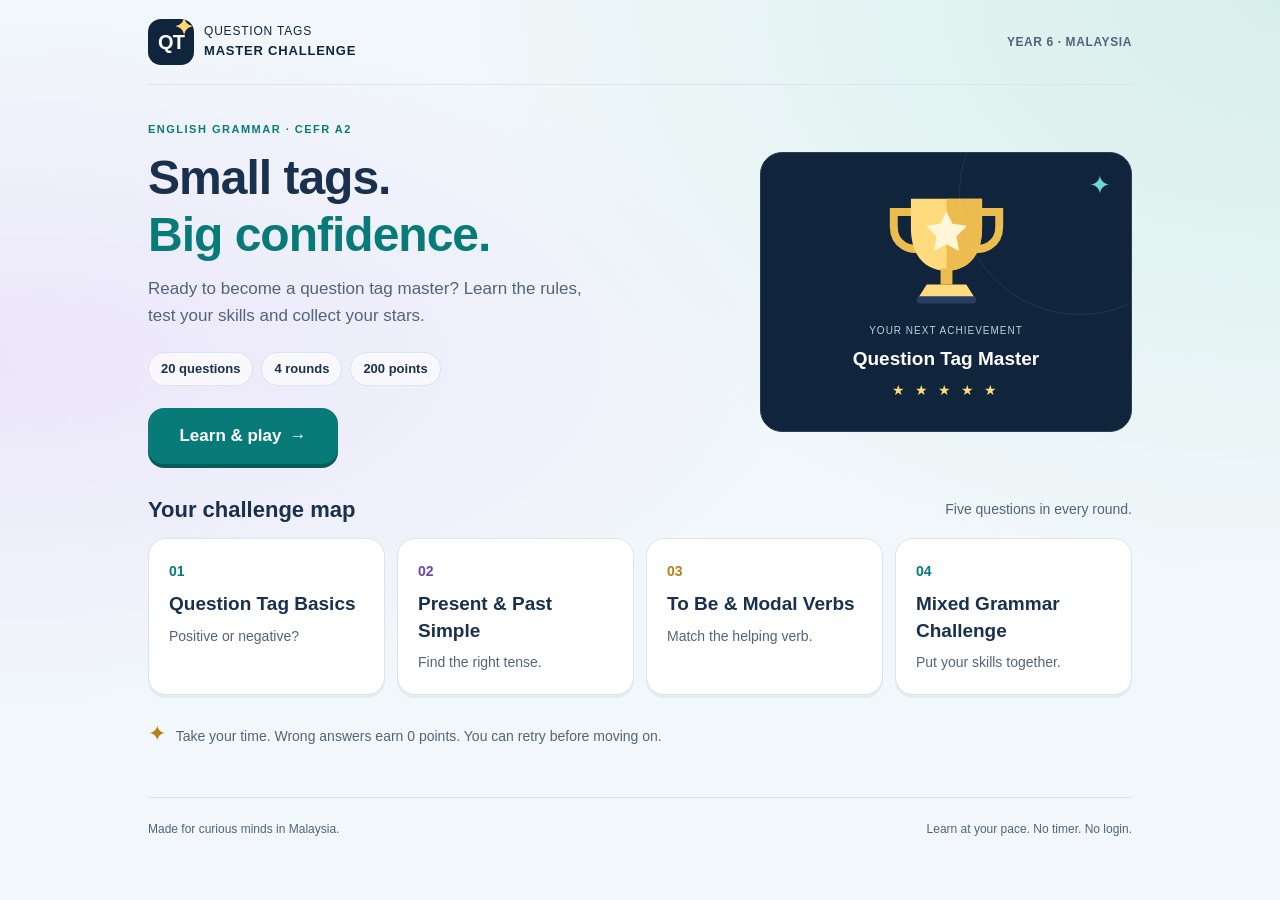
<file: question-tags-master-challenge/index.html>
<!doctype html>
<html lang="en">
<head>
  <meta charset="utf-8">
  <meta name="viewport" content="width=device-width, initial-scale=1, viewport-fit=cover">
  <meta name="theme-color" content="#10243c">
  <meta name="description" content="Learn question tags with an interactive tutorial and a 20-question grammar challenge for Malaysian Year 6 pupils.">
  <title>Question Tags Master Challenge</title>
  <!-- Editable source: styles.css. Run python3 tools/sync_page.py after edits. -->
  <!-- BEGIN EMBEDDED STYLES -->
<style>
:root {
  --navy: #10243c;
  --ink: #19314d;
  --muted: #52647a;
  --teal: #087b79;
  --purple: #6943b2;
  --gold: #b88115;
  --line: #d9e5eb;
  --safe-top: env(safe-area-inset-top, 0px);
  --safe-right: env(safe-area-inset-right, 0px);
  --safe-bottom: env(safe-area-inset-bottom, 0px);
  --safe-left: env(safe-area-inset-left, 0px);
  --status-height: 170px;
}
* { box-sizing: border-box; }
[hidden] { display: none !important; }
html { scroll-padding-top: calc(var(--safe-top) + 14px); -webkit-text-size-adjust: 100%; }
body { margin: 0; min-height: 100vh; min-height: 100svh; padding-top: var(--safe-top); padding-bottom: var(--safe-bottom); color: var(--ink); background: #f1f7fa; background-image: radial-gradient(ellipse at 100% 0, #d7efeb, transparent 45%), radial-gradient(ellipse at 0 40%, #ece6fb, transparent 45%); font-family: "Trebuchet MS", Arial, sans-serif; line-height: 1.55; }
body[data-screen="quiz"] { scroll-padding-top: calc(var(--safe-top) + var(--status-height) + 12px); }
button, a { -webkit-tap-highlight-color: transparent; }
button { font: inherit; cursor: pointer; touch-action: manipulation; appearance: none; }
button:disabled { cursor: default; }
button:focus-visible, a:focus-visible, [tabindex]:focus-visible { outline: 3px solid var(--purple); outline-offset: 4px; }
button, a { min-height: 48px; }
h1, h2, h3, p { overflow-wrap: break-word; }
h1 { margin: 0; font-size: clamp(27px, 4.5vw, 42px); line-height: 1.22; letter-spacing: -.7px; }
h2 { margin: 0; font-size: 24px; line-height: 1.3; }
h3 { margin: 0; font-size: 19px; line-height: 1.4; }
p { margin: 12px 0; }
.app-shell { width: 100%; max-width: 1040px; margin: auto; padding: 0 max(12px, var(--safe-right)) 0 max(12px, var(--safe-left)); }
.skip-link { position: absolute; z-index: 30; top: -100px; left: 12px; padding: 12px; color: white; background: var(--navy); border-radius: 8px; }
.skip-link:focus { top: var(--safe-top); }
.site-header { display: flex; flex-wrap: wrap; justify-content: space-between; align-items: center; gap: 12px; padding: 18px 0; border-bottom: 1px solid var(--line); }
.brand { display: flex; align-items: center; gap: 10px; color: var(--navy); font-size: 11px; letter-spacing: .8px; line-height: 1.6; text-decoration: none; }
.brand strong { font-size: 12px; }
.brand-mark { position: relative; display: grid; place-items: center; width: 46px; height: 46px; border-radius: 13px; color: white; background: var(--navy); font-size: 20px; font-weight: 900; letter-spacing: -1px; }
.brand-mark > span { position: absolute; color: #ffd77a; right: 2px; top: -10px; font-size: 23px; }
.year-label { color: var(--muted); font-size: 11px; font-weight: 800; letter-spacing: .6px; }
main { padding: 24px 0 12px; }
.hero { display: grid; grid-template-columns: minmax(0, 1fr); gap: 24px; }
.hero > div { min-width: 0; }
.eyebrow { margin: 0 0 12px; color: var(--teal); font-size: 11px; font-weight: 900; letter-spacing: 1.5px; }
.hero h1 { font-size: clamp(32px, 5vw, 48px); line-height: 1.18; letter-spacing: -1px; }
.hero h1 span { color: var(--teal); }
.lead { color: var(--muted); font-size: 18px; line-height: 1.6; max-width: 600px; }
.small-lead { font-size: 17px; }
.hero .lead { max-width: 48ch; font-size: 17px; }
.hero-facts { display: flex; flex-wrap: wrap; gap: 8px; margin: 22px 0; }
.hero-facts span { padding: 6px 12px; border: 1px solid var(--line); border-radius: 20px; background: #ffffffaa; font-size: 13px; font-weight: 700; }
.actions { display: flex; flex-wrap: wrap; align-items: center; gap: 12px; }
.button { display: inline-flex; align-items: center; justify-content: center; gap: 8px; min-width: 48px; min-height: 50px; max-width: 100%; padding: 12px 18px; border: 2px solid transparent; border-radius: 13px; font-size: 16px; font-weight: 800; line-height: 1.4; white-space: normal; }
.primary { color: white; background: var(--teal); box-shadow: 0 4px 0 #065c5a; }
.secondary { color: var(--purple); border-color: #d8caef; background: #f5f0ff; box-shadow: 0 3px 0 #e6dcf6; }
.quiet { color: var(--muted); border-color: var(--line); background: #fff; font-size: 14px; }
.button:disabled { opacity: .5; box-shadow: none; }
#learn-play { width: 100%; min-height: 56px; padding: 14px 22px; border-radius: 16px; font-size: 17px; }
.master-card { position: relative; display: grid; grid-template-columns: 80px minmax(0, 1fr); gap: 4px 14px; align-items: center; padding: 18px; border: 1px solid #263f5e; border-radius: 22px; background: var(--navy); color: white; text-align: left; overflow: hidden; }
.master-card:before { content: ''; position: absolute; width: 240px; height: 240px; border: 1px solid #ffffff14; border-radius: 50%; top: -80px; right: -70px; }
.orbit-star { position: absolute; top: 2px; right: 12px; color: #70d7d2; font-size: 20px; }
.trophy-art { display: block; grid-column: 1; grid-row: 1 / 4; width: 80px; max-width: 100%; height: auto; aspect-ratio: 220 / 190; }
.master-label { grid-column: 2; margin: 0; color: #bdcfdf; font-size: 9px; letter-spacing: 1px; }
.master-card strong { grid-column: 2; font-size: 17px; line-height: 1.35; }
.decor-stars { grid-column: 2; margin: 0; color: #ffdb7d; font-size: 14px; letter-spacing: 3px; }
.section-heading { display: flex; flex-wrap: wrap; justify-content: space-between; align-items: center; gap: 8px; margin: 32px 0 14px; }
.section-heading h2 { font-size: 22px; }
.section-heading p { margin: 0; color: var(--muted); font-size: 14px; }
.round-map { display: grid; grid-template-columns: minmax(0, 1fr); gap: 12px; list-style: none; margin: 0; padding: 0; }
.round-map li { padding: 20px; border: 1px solid var(--line); border-radius: 18px; background: #fff; box-shadow: 0 3px 0 #e3edf1; }
.round-number { display: inline-block; margin-bottom: 8px; color: var(--teal); font-size: 14px; font-weight: 900; }
.round-map li:nth-child(2) .round-number { color: var(--purple); }
.round-map li:nth-child(3) .round-number { color: var(--gold); }
.round-map li p { margin: 8px 0 0; color: var(--muted); font-size: 14px; }
.menu-tip { margin: 22px 0 8px; color: var(--muted); font-size: 14px; }
.menu-tip span { color: var(--gold); font-size: 22px; padding-right: 6px; }
.panel { max-width: 800px; margin: auto; padding: 18px 14px; border: 1px solid var(--line); border-radius: 22px; background: white; box-shadow: 0 7px 0 #e1eaf0; }
.panel-top { display: flex; justify-content: space-between; align-items: center; flex-wrap: wrap; gap: 10px; margin-bottom: 22px; }
.panel-top .eyebrow { margin: 0; }
.malay { color: var(--muted); font-size: 15px; line-height: 1.6; }
.tutorial-progress { display: flex; flex-direction: column; gap: 10px; margin: 24px 0 18px; color: var(--purple); font-size: 14px; font-weight: 800; }
progress { appearance: none; display: block; width: 100%; height: 10px; overflow: hidden; border: 0; border-radius: 20px; background: #e7edf4; }
progress::-webkit-progress-bar { background: #e7edf4; }
progress::-webkit-progress-value { background: var(--teal); border-radius: 20px; }
progress::-moz-progress-bar { background: var(--teal); border-radius: 20px; }
.lesson-card { padding: 20px 14px; border: 1px solid #c2e4e1; border-radius: 18px; background: #f0fbf9; }
.lesson-card h2 { font-size: 25px; }
.lesson-card > p:not(.eyebrow) { font-size: 17px; }
.examples { display: grid; gap: 12px; margin: 20px 0; }
.example { padding: 14px; border-radius: 12px; background: #fff; font-size: 18px; line-height: 1.8; }
.positive, .negative, .tag { padding: 2px 4px; border-radius: 5px; font-weight: 800; }
.positive { color: #066760; background: #d9f3e9; }
.negative { color: #603294; background: #eee3fc; }
.tag { color: #795108; background: #fff0c2; }
.match-tip { margin: 18px 0; padding: 16px; border-left: 4px solid var(--purple); border-radius: 0 12px 12px 0; background: #f6f2fc; font-size: 16px; }
.match-tip p { margin-bottom: 0; }
.practice-card { padding: 18px 0 0; }
.practice-card h3 { font-size: 20px; margin-bottom: 14px; }
.practice-answers { display: grid; gap: 10px; }
.lesson-navigation { display: flex; flex-wrap: wrap; gap: 12px; justify-content: space-between; margin: 26px 0 20px; }
.start-button { width: 100%; }
.quiz-status { position: sticky; top: var(--safe-top); z-index: 5; padding: 4px 0 14px; border-bottom: 1px solid var(--line); background: white; }
.status-top { display: flex; align-items: center; justify-content: space-between; gap: 10px; }
.round-label { min-width: 0; color: var(--purple); font-weight: 800; font-size: 14px; }
.score-pill { display: flex; flex-shrink: 0; align-items: center; gap: 6px; padding: 6px 10px; border: 1px solid #edcf85; border-radius: 14px; color: #71500e; background: #fff4d4; font-size: 12px; }
.score-pill > span:first-child { color: var(--gold); font-size: 18px; }
.score-pill strong { font-size: 22px; color: var(--navy); }
.progress-labels { display: flex; flex-wrap: wrap; justify-content: space-between; gap: 5px; margin: 14px 0 8px; font-size: 13px; color: var(--muted); }
.progress-labels strong { color: var(--ink); font-size: 14px; }
.round-detail { display: flex; flex-wrap: wrap; justify-content: space-between; align-items: center; gap: 6px; margin-top: 8px; color: var(--muted); font-size: 12px; }
.stars { display: flex; gap: 5px; color: #78879a; font-size: 21px; line-height: 1.4; }
.star-earned { color: #9c6905; }
.question-area { padding: 26px 0 0; }
#quiz-title { scroll-margin-top: calc(var(--safe-top) + var(--status-height) + 12px); font-size: clamp(25px, 4vw, 34px); line-height: 1.5; letter-spacing: -.4px; }
.tag-gap { color: var(--teal); white-space: nowrap; }
.question-hint { color: var(--muted); font-size: 14px; margin: 14px 0 22px; }
.answer-grid { display: grid; grid-template-columns: minmax(0, 1fr); gap: 14px; }
.answer { position: relative; display: flex; align-items: center; justify-content: space-between; gap: 12px; min-width: 48px; min-height: 66px; width: 100%; padding: 14px 18px; border: 2px solid #b8dedc; border-radius: 15px; color: var(--ink); background: #eefaf8; box-shadow: 0 4px 0 #d1eae7; text-align: left; font-size: 21px; font-weight: 800; line-height: 1.3; }
.answer:nth-child(2) { background: #f5f0ff; border-color: #d2c4ed; box-shadow: 0 4px 0 #e6def4; }
.answer:nth-child(3) { background: #fff8e7; border-color: #ebd89e; box-shadow: 0 4px 0 #f0e5c4; }
.answer-label { min-width: 0; overflow-wrap: anywhere; }
.choice-code { display: grid; place-items: center; width: 30px; height: 30px; flex-shrink: 0; border-radius: 9px; color: var(--muted); background: #ffffffbb; font-size: 14px; }
.answer-content { display: flex; align-items: center; gap: 12px; min-width: 0; }
.answer-mark { flex-shrink: 0; font-size: 23px; }
.answer.correct { background: #e0f4e8; border-color: #27824f; color: #165833; box-shadow: 0 4px 0 #bfe0cd; }
.answer.wrong { background: #fff0ec; border-color: #bd624a; color: #963c27; box-shadow: 0 4px 0 #f1d7cf; }
.practice-answers .answer { font-size: 19px; min-height: 58px; }
.response { margin-top: 22px; padding: 16px; border-radius: 15px; background: #f5f8fb; }
.response.success { background: #edf9f1; }
.response.retry { background: #fff7ee; }
.feedback { margin: 0; color: var(--muted); font-size: 16px; font-weight: 800; }
.feedback.success { color: #16623b; }
.feedback.retry { color: #98432a; }
.practice-card .feedback { margin-top: 16px; }
.explanation { margin-bottom: 0; color: var(--muted); font-size: 16px; }
.explanation:empty { display: none; }
.response-actions { margin-top: 16px; }
.response-actions:has(button:not([hidden])) { padding-bottom: 3px; }
.game-tools { display: flex; flex-wrap: wrap; gap: 10px; justify-content: center; margin-top: 26px; padding-top: 18px; border-top: 1px solid var(--line); }
.game-tools .button { flex: 1 1 120px; }
.result-panel { text-align: center; padding-top: 28px; }
.result-symbol { display: grid; place-items: center; width: 84px; height: 84px; margin: 0 auto 20px; border-radius: 24px; color: var(--teal); background: #def5ef; font-size: 60px; }
.badge-symbol { color: #8d640d; background: #fff0c1; border: 3px solid #e9c466; }
.achievement { display: inline-block; padding: 8px 15px; border-radius: 20px; color: var(--purple); background: #f0e8fc; font-size: 16px; font-weight: 800; }
.final-score { margin: 15px 0; display: flex; flex-direction: column; }
.final-score strong { color: var(--teal); font-size: 76px; line-height: 1.2; letter-spacing: -3px; }
.final-score span { color: var(--muted); font-size: 17px; }
.result-facts { display: flex; justify-content: center; flex-wrap: wrap; gap: 12px; margin: 24px 0; }
.result-facts > span { padding: 10px 14px; border: 1px solid var(--line); border-radius: 12px; font-size: 14px; }
.result-facts strong { color: var(--navy); font-size: 18px; }
.result-panel .lead { margin-left: auto; margin-right: auto; }
.round-results { display: grid; gap: 10px; margin: 25px 0; text-align: left; }
.round-result { display: flex; align-items: center; justify-content: space-between; gap: 12px; padding: 12px; border: 1px solid var(--line); border-radius: 12px; font-size: 14px; }
.round-result strong { flex-shrink: 0; color: var(--teal); }
.result-note { color: var(--muted); font-size: 13px; }
.centered { justify-content: center; margin: 24px 0 8px; }
.big-stars { justify-content: center; margin: 20px 0; font-size: 38px; }
footer { display: flex; flex-wrap: wrap; justify-content: space-between; gap: 8px; margin-top: 26px; padding: 22px 0; border-top: 1px solid var(--line); color: var(--muted); font-size: 12px; }
.noscript { padding: 20px; color: var(--navy); background: #fff4d4; }
@media (hover: hover) and (pointer: fine) { .primary:hover { background: #066967; } .secondary:hover { background: #ece2fb; } .answer:hover:not(:disabled) { border-color: var(--purple); } .quiet:hover { background: #f1f6fb; } }
@media (min-width: 360px) { .app-shell { padding-left: max(18px, var(--safe-left)); padding-right: max(18px, var(--safe-right)); } .panel { padding: 22px 18px; } .brand { font-size: 12px; } .brand strong { font-size: 13px; } }
@media (min-width: 600px) { .app-shell { padding-left: max(28px, var(--safe-left)); padding-right: max(28px, var(--safe-right)); } main { padding-top: 36px; } #learn-play { width: auto; min-width: 190px; } .round-map { grid-template-columns: repeat(2, minmax(0, 1fr)); } .panel { padding: 30px; } .year-label { font-size: 12px; } .lesson-card { padding: 24px; } .practice-answers { grid-template-columns: repeat(2, minmax(0, 1fr)); } .quiz-status { padding-bottom: 18px; } .round-label { font-size: 17px; } .progress-labels { font-size: 14px; } .progress-labels strong { font-size: 16px; } .answer { min-height: 72px; font-size: 23px; } .round-results { grid-template-columns: repeat(2, minmax(0, 1fr)); } }
@media (min-width: 700px) { .hero { grid-template-columns: minmax(0, 1.5fr) minmax(0, 1fr); align-items: center; gap: 30px; } .master-card { display: flex; flex-direction: column; justify-content: center; min-height: 260px; padding: 24px; text-align: center; } .trophy-art { width: 135px; } .master-label { margin-top: 10px; font-size: 10px; } .master-card strong { margin: 4px 0; font-size: 19px; } .orbit-star { top: 12px; right: 20px; font-size: 26px; } }
@media (min-width: 950px) { .round-map { grid-template-columns: repeat(4, minmax(0, 1fr)); } .hero { gap: 54px; } .master-card { min-height: 280px; } .trophy-art { width: 145px; } }
@media (orientation: landscape) and (max-height: 500px) { .quiz-status { padding: 0 0 8px; } .progress-labels { margin-top: 6px; } .round-detail { margin-top: 4px; } .question-area { padding-top: 16px; } }
@media (prefers-reduced-motion: reduce) { *, *::before, *::after { animation: none !important; transition: none !important; scroll-behavior: auto !important; } }
</style>
  <!-- END EMBEDDED STYLES -->
</head>
<body>
  <a class="skip-link" href="#main">Skip to the game</a>
  <div class="app-shell">
    <header class="site-header">
      <a class="brand" href="./index.html" id="brand-home" aria-label="Question Tags Master Challenge home"><span class="brand-mark" aria-hidden="true">QT<span>✦</span></span><span>QUESTION TAGS<br><strong>MASTER CHALLENGE</strong></span></a>
      <span class="year-label">YEAR 6 · MALAYSIA</span>
    </header>
    <main id="main" tabindex="-1">
      <section id="menu-screen" aria-labelledby="menu-title">
        <div class="hero">
          <div><p class="eyebrow">ENGLISH GRAMMAR · CEFR A2</p><h1 id="menu-title" tabindex="-1">Small tags.<br><span>Big confidence.</span></h1><p class="lead">Ready to become a question tag master? Learn the rules, test your skills and collect your stars.</p><div class="hero-facts"><span>20 questions</span><span>4 rounds</span><span>200 points</span></div><div class="actions"><button id="learn-play" class="button primary" type="button">Learn &amp; play <span aria-hidden="true">→</span></button><button id="resume" class="button secondary" type="button" hidden>Resume challenge</button></div></div>
          <div class="master-card" aria-hidden="true"><div class="orbit-star">✦</div><svg class="trophy-art" viewBox="0 0 220 190" fill="none"><path d="M61 44H30v22c0 28 25 39 44 32M159 44h31v22c0 28-25 39-44 32" stroke="#edbc4e" stroke-width="12" stroke-linecap="round"/><path d="M56 24h108v44c0 44-23 65-54 65S56 112 56 68V24Z" fill="#ffdb7d"/><path d="M110 24h54v44c0 44-23 65-54 65V24Z" fill="#edbc4e"/><path d="m110 43 9 19 22 3-16 16 4 22-19-10-19 10 4-22-16-16 22-3 9-19Z" fill="#fff7d8"/><path d="M101 130h18v24h-18z" fill="#edbc4e"/><path d="M80 154h60l12 19H68l12-19Z" fill="#ffdb7d"/><rect x="65" y="172" width="90" height="11" rx="5" fill="#263f63"/></svg><p class="master-label">YOUR NEXT ACHIEVEMENT</p><strong>Question Tag Master</strong><div class="decor-stars">★ ★ ★ ★ ★</div></div>
        </div>
        <div class="section-heading"><h2>Your challenge map</h2><p>Five questions in every round.</p></div>
        <ol class="round-map"><li><span class="round-number">01</span><h3>Question Tag Basics</h3><p>Positive or negative?</p></li><li><span class="round-number">02</span><h3>Present &amp; Past Simple</h3><p>Find the right tense.</p></li><li><span class="round-number">03</span><h3>To Be &amp; Modal Verbs</h3><p>Match the helping verb.</p></li><li><span class="round-number">04</span><h3>Mixed Grammar Challenge</h3><p>Put your skills together.</p></li></ol>
        <p class="menu-tip"><span aria-hidden="true">✦</span> Take your time. Wrong answers earn 0 points. You can retry before moving on.</p>
      </section>

      <section id="tutorial-screen" class="panel tutorial-panel" aria-labelledby="tutorial-title" hidden>
        <div class="panel-top"><span class="eyebrow">LEARN BEFORE YOU PLAY</span><button class="button quiet" type="button" data-menu>Back to menu</button></div>
        <h1 id="tutorial-title" tabindex="-1">How do question tags work?</h1><p class="lead small-lead">A question tag is a short question at the end of a sentence. We use it to check if something is true.</p><p class="malay" lang="ms">Question tag ialah soalan pendek di hujung ayat untuk memastikan sesuatu itu benar.</p>
        <div class="tutorial-progress"><span id="lesson-count">Rule 1 of 6</span><progress id="lesson-progress" value="1" max="6" aria-label="Tutorial progress"></progress></div>
        <article class="lesson-card" id="lesson-card"><p id="lesson-kicker" class="eyebrow"></p><h2 id="lesson-title" tabindex="-1"></h2><p id="lesson-description"></p><div id="lesson-examples" class="examples"></div><p id="lesson-malay" class="malay" lang="ms"></p></article>
        <aside class="match-tip"><strong>Match the helping verb and the pronoun.</strong><p>Ali → he · your sister → she · the pupils → they.<br>“Is” goes with “isn't”; “can” goes with “can't”.</p><p lang="ms" class="malay">Padankan kata bantu dan kata ganti nama dengan ayat.</p></aside>
        <div class="practice-card"><p class="eyebrow">QUICK CHECK · NO POINTS YET</p><h3 id="practice-question"></h3><div id="practice-answers" class="practice-answers" aria-label="Tutorial practice answers"></div><p id="practice-feedback" class="feedback" role="status" aria-live="polite">Tap an answer to try the rule.</p></div>
        <div class="lesson-navigation"><button id="lesson-back" class="button secondary" type="button">← Previous rule</button><button id="lesson-next" class="button secondary" type="button">Next rule →</button></div>
        <button id="start-challenge" class="button primary start-button" type="button">Start Challenge →</button>
      </section>

      <section id="quiz-screen" class="panel quiz-panel" aria-labelledby="quiz-title" hidden>
        <div class="quiz-status"><div class="status-top"><span id="round-label" class="round-label"></span><div class="score-pill"><span aria-hidden="true">★</span> <strong id="score">0</strong><span>/ 200</span></div></div><div class="progress-labels"><strong id="question-count"></strong><span id="completed-count"></span></div><progress id="game-progress" value="0" max="20" aria-label="Questions completed"></progress><div class="round-detail"><span id="round-count"></span><div id="round-stars" class="stars" role="img" aria-label="Round stars"></div></div></div>
        <div class="question-area"><p class="eyebrow">CHOOSE THE CORRECT QUESTION TAG</p><h1 id="quiz-title" tabindex="-1"></h1><p class="question-hint">Match the verb. Match the person. Change positive ↔ negative.</p><div id="answers" class="answer-grid" aria-label="Question tag choices"></div></div>
        <div id="response" class="response"><p id="feedback" class="feedback" role="status" aria-live="polite">Choose an answer. You've got this!</p><p id="explanation" class="explanation"></p><div class="actions response-actions"><button id="retry" class="button secondary" type="button" hidden>Try again ↻</button><button id="next-question" class="button primary" type="button" hidden>Next question →</button></div></div>
        <div class="game-tools"><button id="rule-help" class="button quiet" type="button">Rule help</button><button id="restart" class="button quiet" type="button">Restart challenge</button><button class="button quiet" type="button" data-menu>Back to menu</button></div>
      </section>

      <section id="round-screen" class="panel result-panel" aria-labelledby="round-title" hidden><div class="result-symbol" aria-hidden="true">✦</div><p class="eyebrow">ROUND COMPLETE</p><h1 id="round-title" tabindex="-1"></h1><div id="round-result-stars" class="stars big-stars" role="img"></div><p id="round-summary" class="lead small-lead"></p><p id="next-round-label" class="malay"></p><div class="actions centered"><button id="next-round" class="button primary" type="button">Start next round →</button><button class="button secondary" type="button" data-menu>Back to menu</button></div></section>

      <section id="results-screen" class="panel result-panel" aria-labelledby="results-title" hidden><div class="result-symbol badge-symbol" aria-hidden="true">★</div><p class="eyebrow">CHALLENGE COMPLETE</p><h1 id="results-title" tabindex="-1">Your grammar achievement</h1><p id="achievement" class="achievement"></p><div class="final-score"><strong id="final-score">0</strong><span>out of 200 points</span></div><div class="result-facts"><span><strong id="percentage">0%</strong> success</span><span><strong id="correct-count">0 / 20</strong> correct</span></div><p id="result-message" class="lead small-lead"></p><div id="round-results" class="round-results"></div><p class="result-note">Retries can earn full points. Questions you move past without a correct answer earn 0.</p><div class="actions centered"><button id="play-again" class="button primary" type="button">Play Again ↻</button><button class="button secondary" type="button" data-menu>Back to Menu</button></div></section>
    </main>
    <footer><span>Made for curious minds in Malaysia.</span><span>Learn at your pace. No timer. No login.</span></footer>
  </div>
  <noscript><p class="noscript">Please enable JavaScript to play Question Tags Master Challenge.</p></noscript>
  <!-- Editable source: game.js. Keep this script after the game elements. -->
  <!-- BEGIN EMBEDDED GAME -->
<script>
'use strict';

// Each round has five original questions. All content stays on this device.
const ROUND_NAMES = [
  'Question Tag Basics',
  'Present Simple and Past Simple',
  'To Be and Modal Verbs',
  'Mixed Grammar Challenge'
];

const QUESTION_BANK = [
  { sentence: 'Your sister is a prefect,', choices: ["isn't she?", "doesn't she?", "wasn't she?"], answer: "isn't she?", explanation: '“Is” is positive, so use “isn’t”. Your sister becomes “she”.' },
  { sentence: "They don't live near the school,", choices: ["don't they?", 'do they?', 'are they?'], answer: 'do they?', explanation: '“Don’t” is negative, so the tag is positive: “do they?”' },
  { sentence: 'We can finish this project today,', choices: ['can we?', "can't we?", "don't we?"], answer: "can't we?", explanation: 'Keep the modal verb “can” and the pronoun “we”. A positive statement takes “can’t we?”' },
  { sentence: "Your brothers aren't tired,", choices: ["aren't they?", 'do they?', 'are they?'], answer: 'are they?', explanation: '“Aren’t” is negative, so use “are”. Your brothers become “they”.' },
  { sentence: "He isn't at home,", choices: ['is he?', "isn't he?", 'does he?'], answer: 'is he?', explanation: 'The statement uses negative “isn’t”, so the tag uses positive “is he?”' },

  { sentence: 'Ali plays football after school,', choices: ["don't he?", "doesn't he?", "isn't he?"], answer: "doesn't he?", explanation: '“Plays” is present simple. With “he”, use “does”. The positive statement needs “doesn’t he?”' },
  { sentence: 'Amir played badminton yesterday,', choices: ["doesn't he?", "didn't he?", "wasn't he?"], answer: "didn't he?", explanation: '“Played” is past simple. Use “didn’t”, and Amir becomes “he”.' },
  { sentence: 'They live near the park,', choices: ["don't they?", "doesn't they?", "didn't they?"], answer: "don't they?", explanation: '“Live” is positive present simple. With “they”, use the negative tag “don’t they?”' },
  { sentence: 'She visited the museum last Saturday,', choices: ["isn't she?", "doesn't she?", "didn't she?"], answer: "didn't she?", explanation: '“Visited” is past simple. A positive past-simple statement takes “didn’t she?”' },
  { sentence: "The pupils didn't arrive late,", choices: ["didn't they?", 'did they?', 'do they?'], answer: 'did they?', explanation: '“Didn’t” is negative past simple, so use positive “did”. The pupils become “they”.' },

  { sentence: "The pupils weren't noisy,", choices: ["weren't they?", 'did they?', 'were they?'], answer: 'were they?', explanation: '“Weren’t” is a negative form of “to be”. Use positive “were they?”' },
  { sentence: 'We are ready for Sports Day,', choices: ["aren't we?", "don't we?", 'are we?'], answer: "aren't we?", explanation: 'The helping verb is positive “are”, so use the negative tag “aren’t we?”' },
  { sentence: 'You should recycle these bottles,', choices: ["don't you?", "shouldn't you?", 'should you?'], answer: "shouldn't you?", explanation: 'Keep the modal verb “should”. The positive statement needs “shouldn’t you?”' },
  { sentence: 'She will join our study group,', choices: ["doesn't she?", 'will she?', "won't she?"], answer: "won't she?", explanation: '“Won’t” is the negative form of “will”. Keep the pronoun “she”.' },
  { sentence: "Your father wasn't angry,", choices: ['was he?', "wasn't he?", 'did he?'], answer: 'was he?', explanation: '“Wasn’t” is negative, so use positive “was”. Your father becomes “he”.' },

  { sentence: 'You will plant trees tomorrow,', choices: ["won't they?", "won't you?", "don't you?"], answer: "won't you?", explanation: 'Positive “will” takes negative “won’t”. Keep the pronoun “you”.' },
  { sentence: 'Your cousins visited Langkawi last month,', choices: ["didn't they?", "don't they?", "weren't they?"], answer: "didn't they?", explanation: '“Visited” is past simple. Use “didn’t”, and your cousins become “they”.' },
  { sentence: "Siti doesn't waste water,", choices: ["doesn't she?", 'is she?', 'does she?'], answer: 'does she?', explanation: '“Doesn’t” is negative present simple. Use positive “does”, and Siti becomes “she”.' },
  { sentence: 'Your friends can bake a cake,', choices: ["don't they?", "can't they?", 'can they?'], answer: "can't they?", explanation: 'Use the same modal verb: “can” becomes “can’t”. Your friends become “they”.' },
  { sentence: 'The beach was clean after our picnic,', choices: ["wasn't it?", "didn't it?", "isn't it?"], answer: "wasn't it?", explanation: 'The statement uses positive past-tense “was”, so use “wasn’t”. The beach becomes “it”.' }
];

const LESSONS = [
  { title: 'Positive statement → negative tag', description: 'When the statement is positive, make the question tag negative.', examples: ['She <strong class="positive">is</strong> your friend, <strong class="tag">isn’t she?</strong>', 'They <strong class="positive">can</strong> swim, <strong class="tag">can’t they?</strong>'], malay: 'Ayat positif → question tag negatif.', practice: 'She is your friend, _____?', choices: ['is she?', "isn't she?"], answer: "isn't she?", reason: '“Is” is positive. Change it to negative “isn’t she?”' },
  { title: 'Negative statement → positive tag', description: 'When the statement is negative, make the question tag positive.', examples: ['He <strong class="negative">isn’t</strong> at home, <strong class="tag">is he?</strong>', 'You <strong class="negative">don’t</strong> like spicy food, <strong class="tag">do you?</strong>'], malay: 'Ayat negatif → question tag positif.', practice: "You don't like spicy food, _____?", choices: ['do you?', "don't you?"], answer: 'do you?', reason: '“Don’t” is negative. The tag is positive: “do you?”' },
  { title: 'Present simple: do or does', description: 'Use “does” for he, she or it. Use “do” for I, you, we or they. Then change positive ↔ negative.', examples: ['Ali <strong class="positive">plays</strong> football, <strong class="tag">doesn’t he?</strong>', 'They <strong class="positive">live</strong> nearby, <strong class="tag">don’t they?</strong>'], malay: 'Present simple: guna “does” untuk he, she, it; “do” untuk I, you, we, they.', practice: 'Ali plays football, _____?', choices: ["doesn't he?", "don't he?"], answer: "doesn't he?", reason: 'Ali becomes “he”. “Plays” is present simple, so use “doesn’t he?”' },
  { title: 'Past simple: did', description: 'Use “did” for past-simple actions. Positive actions take “didn’t”; negative actions take “did”.', examples: ['She <strong class="positive">visited</strong> the museum, <strong class="tag">didn’t she?</strong>', 'They <strong class="negative">didn’t</strong> arrive late, <strong class="tag">did they?</strong>'], malay: 'Past simple: ayat positif guna “didn’t”; ayat negatif guna “did”.', practice: 'She visited the museum, _____?', choices: ["doesn't she?", "didn't she?"], answer: "didn't she?", reason: '“Visited” is past simple. Use “didn’t she?”' },
  { title: 'To be: match the verb', description: 'Keep the same form of “to be”: is, are, was or were. Change positive ↔ negative.', examples: ['We <strong class="positive">are</strong> ready, <strong class="tag">aren’t we?</strong>', 'He <strong class="negative">wasn’t</strong> angry, <strong class="tag">was he?</strong>'], malay: 'Padankan kata kerja “to be” dan kala: is, are, was atau were.', practice: "He wasn't angry, _____?", choices: ['was he?', "wasn't he?"], answer: 'was he?', reason: 'Keep past-tense “was”. Negative “wasn’t” takes positive “was he?”' },
  { title: 'Modal verbs: keep the modal', description: 'Use the same modal verb in the tag: can, should or will. Remember: will + not = won’t.', examples: ['You <strong class="positive">should</strong> study, <strong class="tag">shouldn’t you?</strong>', 'She <strong class="positive">will</strong> join us, <strong class="tag">won’t she?</strong>'], malay: 'Guna kata bantu modal yang sama. Bentuk negatif “will” ialah “won’t”.', practice: 'She will join us, _____?', choices: ['will she?', "won't she?"], answer: "won't she?", reason: 'Positive “will” takes negative “won’t she?”' }
];

const byId = id => document.getElementById(id);
let screen = 'menu';
let resumeScreen = null;
let lessonIndex = 0;
let tutorialPurpose = 'new';
let questionIndex = 0;
let results = Array(20).fill(null);
let attempted = false;
let lastRound = 0;

function totalScore() { return results.filter(result => result === true).length * 10; }
function completedCount() { return results.filter(result => result !== null).length; }

function moveFocus(heading) {
  heading.focus({ preventScroll: true });
  heading.scrollIntoView({ block: 'start' });
}

function showScreen(nextScreen, heading, focus = true) {
  screen = nextScreen;
  document.body.dataset.screen = screen;
  ['menu', 'tutorial', 'quiz', 'round', 'results'].forEach(name => {
    byId(`${name}-screen`).hidden = name !== screen;
  });
  if (focus) moveFocus(byId(heading));
}

function showMenu() {
  if (screen === 'quiz' || screen === 'round') resumeScreen = screen;
  if (screen === 'results') resumeScreen = null;
  byId('resume').hidden = !resumeScreen;
  byId('learn-play').textContent = resumeScreen ? 'Learn & start a new challenge →' : 'Learn & play →';
  showScreen('menu', 'menu-title');
}

function openTutorial(purpose) {
  if (purpose === 'help') resumeScreen = 'quiz';
  tutorialPurpose = purpose;
  lessonIndex = 0;
  byId('start-challenge').textContent = purpose === 'help' ? 'Back to challenge →' : 'Start Challenge →';
  renderLesson();
  showScreen('tutorial', 'tutorial-title');
}

function renderLesson() {
  const lesson = LESSONS[lessonIndex];
  byId('lesson-count').textContent = `Rule ${lessonIndex + 1} of 6`;
  byId('lesson-progress').value = lessonIndex + 1;
  byId('lesson-kicker').textContent = `RULE ${String.fromCharCode(65 + lessonIndex)}`;
  byId('lesson-title').textContent = lesson.title;
  byId('lesson-description').textContent = lesson.description;
  byId('lesson-examples').replaceChildren();
  lesson.examples.forEach(example => {
    const line = document.createElement('div');
    line.className = 'example';
    line.innerHTML = example; // Author-written examples only; no user input.
    byId('lesson-examples').append(line);
  });
  byId('lesson-malay').textContent = lesson.malay;
  byId('lesson-back').disabled = lessonIndex === 0;
  byId('lesson-next').disabled = lessonIndex === LESSONS.length - 1;
  byId('practice-question').textContent = lesson.practice;
  byId('practice-feedback').textContent = 'Tap an answer to try the rule.';
  byId('practice-feedback').className = 'feedback';
  byId('practice-answers').replaceChildren();
  lesson.choices.forEach(choice => {
    const button = makeAnswer(choice);
    button.addEventListener('click', () => {
      if (screen !== 'tutorial' || button.disabled) return;
      const correct = choice === lesson.answer;
      button.classList.add(correct ? 'correct' : 'wrong');
      button.disabled = true;
      addMark(button, correct);
      byId('practice-feedback').textContent = `${correct ? 'Exactly!' : 'Try the other answer!'} ${lesson.reason}`;
      byId('practice-feedback').className = `feedback ${correct ? 'success' : 'retry'}`;
      if (correct) [...byId('practice-answers').children].forEach(answer => { answer.disabled = true; });
    });
    byId('practice-answers').append(button);
  });
}

function makeAnswer(text, code) {
  const button = document.createElement('button');
  button.type = 'button';
  button.className = 'answer';
  const content = document.createElement('span');
  content.className = 'answer-content';
  if (code) {
    const letter = document.createElement('span');
    letter.className = 'choice-code';
    letter.textContent = code;
    letter.setAttribute('aria-hidden', 'true');
    content.append(letter);
  }
  const label = document.createElement('span');
  label.className = 'answer-label';
  label.textContent = text;
  content.append(label);
  button.append(content);
  return button;
}

function addMark(button, correct) {
  const mark = document.createElement('span');
  mark.className = 'answer-mark';
  mark.textContent = correct ? '✓' : '×';
  mark.setAttribute('aria-hidden', 'true');
  button.append(mark);
}

function fillStars(container, correct, total = 5) {
  container.replaceChildren();
  for (let index = 0; index < total; index += 1) {
    const star = document.createElement('span');
    star.textContent = index < correct ? '★' : '☆';
    star.className = index < correct ? 'star-earned' : '';
    container.append(star);
  }
  container.setAttribute('aria-label', `${correct} of ${total} stars earned`);
}

function roundCorrect(roundIndex) {
  return results.slice(roundIndex * 5, roundIndex * 5 + 5).filter(result => result === true).length;
}

function updateProgress() {
  const roundIndex = Math.floor(questionIndex / 5);
  const count = completedCount();
  byId('score').textContent = totalScore();
  byId('round-label').textContent = `Round ${roundIndex + 1} of 4 · ${ROUND_NAMES[roundIndex]}`;
  byId('question-count').textContent = `Question ${questionIndex + 1} of 20`;
  byId('completed-count').textContent = `${count} of 20 complete`;
  byId('game-progress').value = count;
  byId('game-progress').textContent = `${count} of 20 questions completed`;
  byId('game-progress').setAttribute('aria-valuetext', `${count} of 20 questions completed`);
  byId('round-count').textContent = `This round: question ${questionIndex % 5 + 1} of 5`;
  fillStars(byId('round-stars'), roundCorrect(roundIndex));
}

function renderQuestion() {
  const item = QUESTION_BANK[questionIndex];
  const renderedIndex = questionIndex;
  attempted = false;
  byId('quiz-title').replaceChildren(document.createTextNode(`${item.sentence} `));
  const gap = document.createElement('span');
  gap.className = 'tag-gap';
  gap.textContent = '_____?';
  byId('quiz-title').append(gap);
  byId('answers').replaceChildren();
  item.choices.forEach((choice, index) => {
    const button = makeAnswer(choice, String.fromCharCode(65 + index));
    button.addEventListener('click', () => chooseAnswer(button, choice, renderedIndex));
    byId('answers').append(button);
  });
  byId('feedback').textContent = "Choose an answer. You've got this!";
  byId('feedback').className = 'feedback';
  byId('response').className = 'response';
  byId('explanation').textContent = '';
  byId('retry').hidden = true;
  byId('next-question').hidden = true;
  updateProgress();
  resumeScreen = 'quiz';
  showScreen('quiz', 'quiz-title');
}

function chooseAnswer(button, choice, renderedIndex) {
  // One question can earn points once, even with repeated touch/click events.
  if (screen !== 'quiz' || renderedIndex !== questionIndex || results[questionIndex] !== null || button.disabled) return;
  const correct = choice === QUESTION_BANK[questionIndex].answer;
  attempted = true;
  button.classList.add(correct ? 'correct' : 'wrong');
  button.disabled = true;
  addMark(button, correct);
  byId('feedback').className = `feedback ${correct ? 'success' : 'retry'}`;
  byId('response').className = `response ${correct ? 'success' : 'retry'}`;
  byId('explanation').textContent = QUESTION_BANK[questionIndex].explanation;
  byId('next-question').hidden = false;
  if (correct) {
    results[questionIndex] = true;
    [...byId('answers').children].forEach(answer => { answer.disabled = true; });
    byId('feedback').textContent = `${questionIndex % 2 ? 'Great work!' : 'Brilliant!'} +10 points. You earned a star!`;
    byId('retry').hidden = true;
    byId('next-question').textContent = questionIndex === 19 ? 'See my results →' : questionIndex % 5 === 4 ? 'Finish round →' : 'Next question →';
    updateProgress();
    byId('next-question').focus();
  } else {
    byId('feedback').textContent = 'Not yet! 0 points. Try again before moving on.';
    byId('retry').hidden = false;
    byId('next-question').textContent = 'Move on · 0 points →';
    [...byId('answers').children].find(answer => !answer.disabled)?.focus({ preventScroll: true });
  }
}

function retryQuestion() {
  if (screen !== 'quiz' || results[questionIndex] !== null) return;
  attempted = false;
  [...byId('answers').children].forEach(button => {
    button.disabled = false;
    button.classList.remove('wrong');
    button.querySelector('.answer-mark')?.remove();
  });
  byId('retry').hidden = true;
  byId('next-question').hidden = true;
  byId('feedback').textContent = 'Try again! Match the helping verb and pronoun.';
  byId('feedback').className = 'feedback';
  byId('response').className = 'response';
  byId('explanation').textContent = '';
  byId('answers').firstElementChild.focus();
}

function startChallenge() {
  questionIndex = 0;
  results = Array(20).fill(null);
  resumeScreen = null;
  renderQuestion();
}

function nextQuestion() {
  if (screen !== 'quiz' || !attempted) return;
  if (results[questionIndex] === null) results[questionIndex] = false;
  attempted = false;
  updateProgress();
  if (questionIndex === 19) {
    showResults();
  } else if (questionIndex % 5 === 4) {
    lastRound = Math.floor(questionIndex / 5);
    const correct = roundCorrect(lastRound);
    byId('round-title').textContent = `Round ${lastRound + 1} complete!`;
    fillStars(byId('round-result-stars'), correct);
    byId('round-summary').textContent = `You earned ${correct * 10} of 50 points this round. Total: ${totalScore()} of 200.`;
    byId('next-round-label').textContent = `Up next: ${ROUND_NAMES[lastRound + 1]}`;
    resumeScreen = 'round';
    showScreen('round', 'round-title');
  } else {
    questionIndex += 1;
    renderQuestion();
  }
}

function showResults() {
  resumeScreen = null;
  const score = totalScore();
  const percent = score / 2;
  byId('final-score').textContent = score;
  byId('percentage').textContent = `${percent}%`;
  byId('correct-count').textContent = `${score / 10} / 20`;
  const badge = percent >= 90 ? 'Question Tag Master' : percent >= 70 ? 'Grammar Star' : percent >= 40 ? 'Rising Star' : 'Brave Learner';
  byId('achievement').textContent = badge;
  byId('result-message').textContent = percent >= 90 ? 'Excellent work! You matched the verbs and pronouns like a master.' : percent >= 70 ? 'Great progress! Review the tricky rules and aim for your next badge.' : 'Every try helps you learn. Revisit the rules and challenge yourself again!';
  byId('round-results').replaceChildren();
  ROUND_NAMES.forEach((name, index) => {
    const row = document.createElement('div');
    row.className = 'round-result';
    const label = document.createElement('span');
    label.textContent = `Round ${index + 1} · ${name}`;
    const points = document.createElement('strong');
    points.textContent = `${roundCorrect(index) * 10} / 50`;
    row.append(label, points);
    byId('round-results').append(row);
  });
  showScreen('results', 'results-title');
}

byId('learn-play').addEventListener('click', () => openTutorial('new'));
byId('rule-help').addEventListener('click', () => openTutorial('help'));
byId('lesson-back').addEventListener('click', () => {
  if (lessonIndex <= 0) return;
  lessonIndex -= 1;
  renderLesson();
  moveFocus(byId('lesson-title'));
});
byId('lesson-next').addEventListener('click', () => {
  if (lessonIndex >= LESSONS.length - 1) return;
  lessonIndex += 1;
  renderLesson();
  moveFocus(byId('lesson-title'));
});
byId('start-challenge').addEventListener('click', () => {
  if (tutorialPurpose === 'help' && resumeScreen) showScreen('quiz', 'quiz-title');
  else startChallenge();
});
byId('resume').addEventListener('click', () => {
  if (resumeScreen) showScreen(resumeScreen, resumeScreen === 'round' ? 'round-title' : 'quiz-title');
});
byId('retry').addEventListener('click', retryQuestion);
byId('next-question').addEventListener('click', nextQuestion);
byId('next-round').addEventListener('click', () => {
  if (screen !== 'round') return;
  questionIndex += 1;
  renderQuestion();
});
byId('restart').addEventListener('click', startChallenge);
byId('play-again').addEventListener('click', startChallenge);
document.querySelectorAll('[data-menu]').forEach(button => button.addEventListener('click', showMenu));
byId('brand-home').addEventListener('click', event => { event.preventDefault(); showMenu(); });

if ('ResizeObserver' in window) {
  new ResizeObserver(entries => {
    const height = entries[0].target.offsetHeight;
    if (height) document.documentElement.style.setProperty('--status-height', `${height}px`);
  }).observe(document.querySelector('.quiz-status'));
}
showScreen('menu', 'menu-title', false);
</script>
  <!-- END EMBEDDED GAME -->
</body>
</html>
</file>
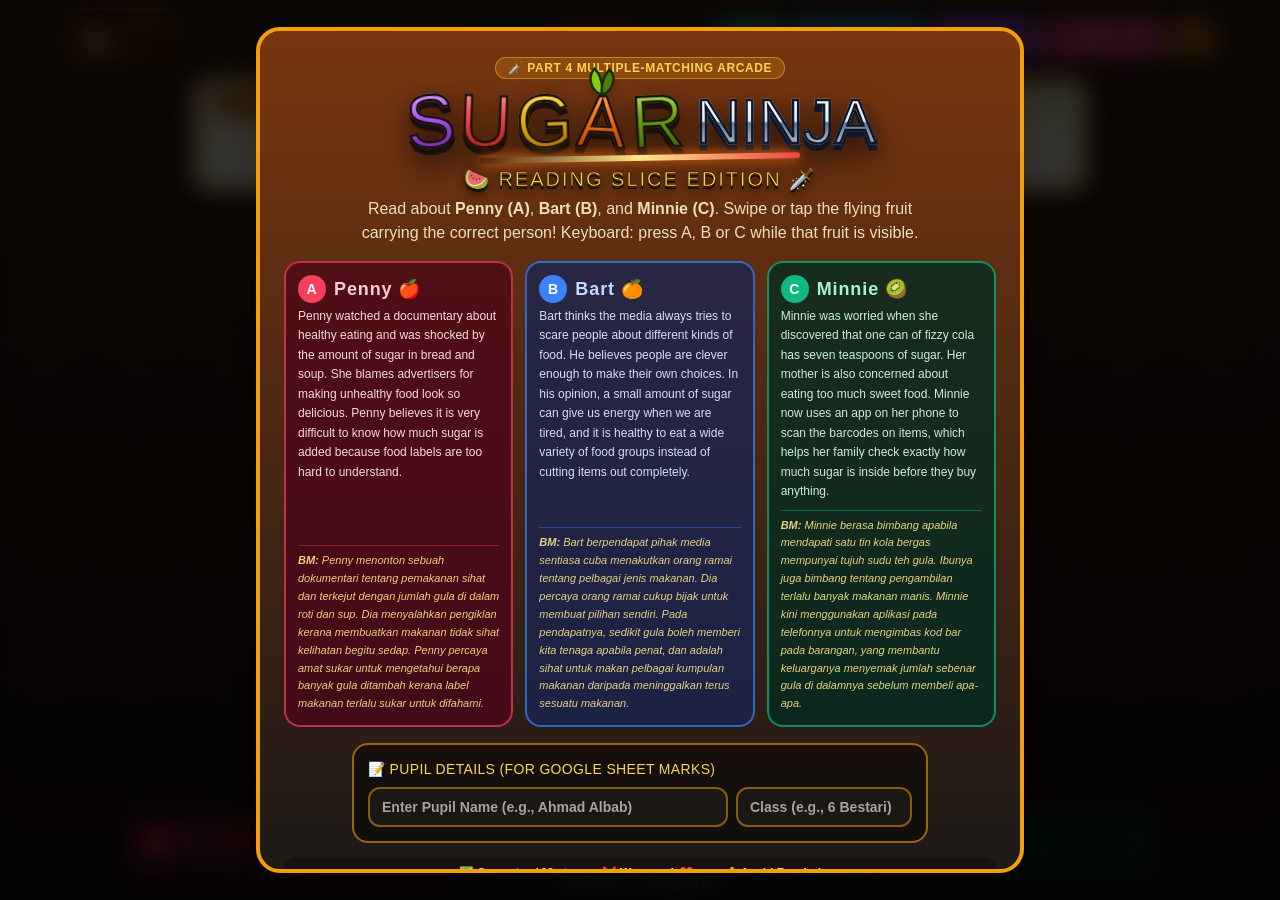
<file: sugar-ninja-part-4/index.html>
<!DOCTYPE html>
<html lang="en">
<head>
    <meta charset="UTF-8">
    <meta name="viewport" content="width=device-width, initial-scale=1.0">
    <title>Sugar Ninja: Part 4 Reading Slice</title>
    <script src="./assets/tailwind.js"></script>
    <script src="./assets/tone.js"></script>
    
    <style>
        * {
            user-select: none;
            -webkit-user-select: none;
            -webkit-touch-callout: none;
            box-sizing: border-box;
        }
        body {
            margin: 0;
            padding: 0;
            overflow: hidden;
            font-family: 'Inter', sans-serif;
            background: radial-gradient(circle at center, #3e2723 0%, #1b0f0d 100%);
            touch-action: none;
        }
        .font-game {
            font-family: 'Arial Black', Arial, sans-serif;
            letter-spacing: 0.05em;
        }
        .font-ninja {
            font-family: 'Arial Black', Arial, sans-serif;
            letter-spacing: 0.04em;
        }
        .font-reading {
            font-family: Arial, sans-serif;
        }
        /* Classic Fruit Ninja 3D Arcade Outlined Text */
        .fn-outline {
            -webkit-text-stroke: 1.5px #1c0d06;
            text-shadow: 0 3px 0 #1c0d06, 0 5px 8px rgba(0,0,0,0.6);
        }
        .fn-letter {
            display: inline-block;
            font-family: 'Arial Black', Arial, sans-serif;
            font-size: clamp(2.8rem, 6vw, 4.6rem);
            line-height: 1;
            padding: 0 2px;
            -webkit-text-stroke: 2.5px #1a0f0a;
            filter: drop-shadow(0 6px 0 #1a0f0a) drop-shadow(0 10px 14px rgba(0,0,0,0.65));
            position: relative;
        }
        .fn-s { background: linear-gradient(180deg, #d8b4fe 0%, #a855f7 45%, #6b21a8 100%); -webkit-background-clip: text; -webkit-text-fill-color: transparent; transform: rotate(-5deg); }
        .fn-u { background: linear-gradient(180deg, #fca5a5 0%, #ef4444 45%, #991b1b 100%); -webkit-background-clip: text; -webkit-text-fill-color: transparent; transform: rotate(2deg); }
        .fn-g { background: linear-gradient(180deg, #fef08a 0%, #eab308 45%, #a16207 100%); -webkit-background-clip: text; -webkit-text-fill-color: transparent; transform: rotate(-2deg); }
        .fn-a { background: linear-gradient(180deg, #fdba74 0%, #f97316 45%, #9a3412 100%); -webkit-background-clip: text; -webkit-text-fill-color: transparent; transform: rotate(3deg); }
        .fn-r { background: linear-gradient(180deg, #bef264 0%, #65a30d 45%, #365314 100%); -webkit-background-clip: text; -webkit-text-fill-color: transparent; transform: rotate(-3deg); }
        .fn-ninja {
            display: inline-block;
            font-family: 'Shojumaru', 'Arial Black', Arial, sans-serif;
            font-size: clamp(2.3rem, 5vw, 3.9rem);
            line-height: 1;
            background: linear-gradient(180deg, #ffffff 0%, #e2e8f0 48%, #64748b 52%, #cbd5e1 100%);
            -webkit-background-clip: text;
            -webkit-text-fill-color: transparent;
            -webkit-text-stroke: 2.5px #0f172a;
            filter: drop-shadow(0 6px 0 #0f172a) drop-shadow(0 10px 14px rgba(0,0,0,0.7));
        }
        /* Dojo wood plank texture effect */
        .dojo-bg {
            background-color: #2c1810;
            background-image: 
                repeating-linear-gradient(90deg, rgba(0,0,0,0.18) 0px, rgba(0,0,0,0.18) 2px, transparent 2px, transparent 90px),
                linear-gradient(180deg, rgba(255,180,100,0.06) 0%, rgba(0,0,0,0.5) 100%);
        }
        .game-btn {
            transition: all 0.15s cubic-bezier(0.4, 0, 0.2, 1);
            box-shadow: 0 6px 0 rgba(0,0,0,0.35), 0 10px 20px rgba(0,0,0,0.3);
        }
        .game-btn:active {
            transform: translateY(4px);
            box-shadow: 0 2px 0 rgba(0,0,0,0.35), 0 4px 10px rgba(0,0,0,0.3);
        }
        @keyframes pulseGlow {
            0%, 100% { transform: scale(1); }
            50% { transform: scale(1.03); }
        }
        .animate-pulse-slow {
            animation: pulseGlow 2.4s infinite ease-in-out;
        }
        /* Mobile dynamic viewport & safe-area support */
        .app-viewport {
            height: 100vh;
            height: 100dvh;
        }
        /* Custom scrollbar for modals */
        ::-webkit-scrollbar {
            width: 6px;
            height: 6px;
        }
        ::-webkit-scrollbar-track {
            background: rgba(0,0,0,0.2);
            border-radius: 8px;
        }
        ::-webkit-scrollbar-thumb {
            background: rgba(255,255,255,0.3);
            border-radius: 8px;
        }
    button:focus-visible,input:focus-visible{outline:4px solid #facc15!important;outline-offset:3px}input,textarea{user-select:text!important;-webkit-user-select:text!important}@media(prefers-reduced-motion:reduce){*{animation:none!important;transition:none!important}}
.fn-outline{-webkit-text-stroke:.4px #1c0d06}#roundBadge{-webkit-text-stroke:0;text-shadow:0 1px 2px black}</style>
</head>
<body class="dojo-bg w-screen app-viewport flex flex-col justify-between relative overflow-hidden text-white">

    <header class="z-20 w-full px-2 sm:px-3 pt-1.5 sm:pt-2 pb-1 flex flex-col gap-1.5 sm:gap-2 pointer-events-none shrink-0">
        <!-- Top Bar: Score, Question Progress, Lives, and Utility Buttons -->
        <div class="max-w-6xl w-full mx-auto flex flex-wrap items-center justify-between gap-1.5 sm:gap-2">
            <!-- Score & Combo -->
            <div class="flex items-center gap-1.5 sm:gap-2.5 bg-amber-950/90 border-2 border-amber-500/60 px-2.5 sm:px-3.5 py-1 sm:py-1.5 rounded-xl sm:rounded-2xl shadow-lg pointer-events-auto">
                <div class="text-xl sm:text-2xl md:text-3xl">🍉</div>
                <div>
                    <div class="text-[9px] sm:text-[10px] uppercase tracking-wider text-amber-300 font-bold leading-none">Score</div>
                    <div id="scoreDisplay" class="font-game fn-outline text-lg sm:text-2xl md:text-3xl text-yellow-400 leading-none">0</div>
                </div>
                <div id="comboBadge" class="hidden ml-1 bg-gradient-to-r from-orange-500 to-pink-500 text-white font-game fn-outline text-[11px] sm:text-xs px-2 py-0.5 rounded-full shadow">
                    2x!
                </div>
            </div>

            <!-- Mini Fruit Ninja Brand Header -->
            <div class="hidden lg:flex items-center gap-1.5 px-3 py-1 rounded-2xl bg-black/35 border border-amber-500/30">
                <span class="font-game fn-outline text-xl tracking-wider text-orange-400">SUGAR</span>
                <span class="font-ninja text-lg text-slate-200 drop-shadow">NINJA</span>
            </div>

            <!-- Question Counter & Lives -->
            <div class="flex items-center gap-1.5 sm:gap-2 bg-stone-900/90 border-2 border-stone-600/70 px-2.5 sm:px-3.5 py-1 sm:py-1.5 rounded-xl sm:rounded-2xl shadow-lg pointer-events-auto">
                <span id="roundBadge" class="font-game fn-outline text-xs sm:text-base md:text-lg text-emerald-400">Q1/10</span>
                <span class="text-stone-500 text-xs">|</span>
                <span id="livesDisplay" class="text-sm sm:text-lg md:text-xl tracking-tight sm:tracking-widest" title="Lives">❤️❤️❤️</span>
            </div>

            <!-- Action Controls (Compact icons on mobile, labeled on larger screens) -->
            <div class="flex items-center gap-1 sm:gap-1.5 pointer-events-auto">
                <button id="btnToggleTrans" class="game-btn bg-emerald-600 hover:bg-emerald-500 border-2 border-emerald-300 text-white font-game font-bold px-2 sm:px-3 py-1.5 sm:py-2 rounded-xl text-xs sm:text-sm flex items-center gap-1" title="Toggle Bahasa Melayu Translation">
                    <span>🌐</span> <span id="transLabel">BM</span>
                </button>
                <button id="btnToggleTexts" class="game-btn bg-sky-600 hover:bg-sky-500 border-2 border-sky-300 text-white font-game font-bold px-2.5 sm:px-3.5 py-1.5 sm:py-2 rounded-xl text-xs sm:text-sm flex items-center gap-1" title="Read Texts (A, B, C)">
                    <span>📖</span> <span class="hidden md:inline">Read Texts</span><span class="md:hidden">Texts</span>
                </button>
                <button style="display:none" id="btnSheetSetup" class="game-btn bg-teal-700 hover:bg-teal-600 border-2 border-teal-300 text-white font-game font-bold px-2 sm:px-3 py-1.5 sm:py-2 rounded-xl text-xs sm:text-sm flex items-center gap-1" title="Connect Google Sheet & View Scores">
                    <span>📊</span> <span id="sheetStatusDot" class="w-2 h-2 rounded-full bg-amber-300"></span> <span class="hidden lg:inline">Sheet</span>
                </button>
                <button id="btnSlowMo" class="game-btn bg-purple-600 hover:bg-purple-500 border-2 border-purple-300 text-white font-game font-bold px-2 sm:px-3 py-1.5 sm:py-2 rounded-xl text-xs sm:text-sm flex items-center gap-1" title="Toggle Slow Motion">
                    <span>🐢</span> <span id="slowMoLabel" class="hidden sm:inline">Normal</span>
                </button>
                <button id="btnMusic" class="game-btn bg-pink-600 hover:bg-pink-500 border-2 border-pink-300 text-white font-game font-bold px-2 sm:px-3 py-1.5 sm:py-2 rounded-xl text-xs sm:text-sm flex items-center gap-1" title="Toggle Dojo Background Music">
                    <span>🎵</span> <span id="musicLabel" class="hidden lg:inline">Music: ON</span>
                </button>
                <button id="btnSound" class="game-btn bg-amber-700 hover:bg-amber-600 border-2 border-amber-400 text-white font-game font-bold px-2 sm:px-3 py-1.5 sm:py-2 rounded-xl text-xs sm:text-sm" title="Toggle Slash & SFX">
                    🔊
                </button>
            </div>
        </div>

        <!-- Active Question Banner -->
        <div id="questionBanner" class="max-w-4xl w-full mx-auto bg-gradient-to-b from-amber-100 to-amber-50 text-stone-900 border-2 sm:border-4 border-amber-600 rounded-xl sm:rounded-2xl px-2.5 sm:px-4 py-1.5 sm:py-2 shadow-xl transition-all duration-300 pointer-events-auto">
            <div class="flex items-center justify-between gap-1.5 mb-0.5">
                <span id="qNumberTag" class="bg-amber-700 text-amber-100 font-game text-[11px] sm:text-sm md:text-base px-2.5 py-0.5 rounded-full uppercase tracking-wider shrink-0">
                    Question 0
                </span>
                <span class="text-[10px] sm:text-xs font-semibold text-amber-900/85 truncate">
                    🗡️ Slice <strong class="text-rose-600">A: Penny</strong>, <strong class="text-blue-600">B: Bart</strong>, or <strong class="text-emerald-600">C: Minnie</strong>!
                </span>
            </div>
            <p id="qTextDisplay" class="font-reading text-sm sm:text-lg md:text-2xl font-bold text-stone-900 leading-snug text-center py-0.5">
                "She learned about hidden sugar from a television programme."
            </p>
            <p id="qTransDisplay" class="bm-trans text-[11px] sm:text-sm md:text-base font-semibold text-amber-800 italic text-center leading-tight">
                (Dia mengetahui tentang gula tersembunyi daripada sebuah rancangan televisyen.)
            </p>
        </div>
    </header>

    <main class="relative flex-1 w-full h-full overflow-hidden min-h-0">
        <canvas id="ninjaCanvas" class="w-full h-full block cursor-crosshair"></canvas>

        <!-- Synonym Detective Evidence Toast (Appears when sliced!) -->
        <div id="evidenceToast" class="hidden absolute inset-x-2.5 sm:inset-x-4 top-2 sm:top-5 max-w-2xl mx-auto z-30 bg-emerald-950/95 border-2 sm:border-4 border-emerald-400 text-white rounded-2xl sm:rounded-3xl p-3 sm:p-5 shadow-2xl backdrop-blur-md transition-all max-h-[85%] overflow-y-auto">
            <div class="flex items-start gap-2.5 sm:gap-3">
                <div id="toastIcon" class="text-3xl sm:text-4xl md:text-5xl shrink-0">🎯</div>
                <div class="flex-1 min-w-0">
                    <div class="flex flex-wrap items-center justify-between gap-1">
                        <h3 id="toastTitle" class="font-game text-lg sm:text-xl md:text-2xl font-bold text-emerald-300 leading-tight">SLASH! Correct Match: A (Penny)</h3>
                        <span class="text-[10px] sm:text-xs uppercase font-bold bg-emerald-700/80 px-2 py-0.5 rounded-full text-emerald-100">Synonym Detective</span>
                    </div>
                    <p id="toastClue" class="text-xs sm:text-sm md:text-base text-emerald-100 mt-1 font-medium leading-snug"></p>
                    <p id="toastClueBM" class="bm-trans text-[11px] sm:text-xs md:text-sm text-emerald-300/90 italic mt-0.5 leading-snug"></p>
                    <div class="mt-2 bg-black/40 border-l-4 border-yellow-400 px-2.5 sm:px-3 py-1.5 sm:py-2 rounded-r-xl">
                        <div id="toastQuote" class="text-[11px] sm:text-xs md:text-sm text-amber-200 italic leading-snug"></div>
                        <div id="toastQuoteBM" class="bm-trans text-[10px] sm:text-xs text-amber-300/80 italic mt-1 leading-snug"></div>
                    </div>
                </div>
            </div>
            <div class="mt-2.5 sm:mt-3 flex justify-end">
                <button id="btnNextQuestion" class="game-btn w-full sm:w-auto bg-gradient-to-r from-emerald-500 to-green-600 hover:from-emerald-400 hover:to-green-500 text-white font-game font-bold px-5 py-2 sm:py-2.5 rounded-xl text-base sm:text-lg text-center">
                    Next Question ➡️
                </button>
            </div>
        </div>
    </main>

    <!-- Bottom Character Legend Bar (Tap to open Texts Modal on mobile!) -->
    <footer class="z-20 w-full px-2 sm:px-3 pb-1.5 sm:pb-2 pt-0.5 shrink-0">
        <div id="footerCards" class="max-w-5xl mx-auto grid grid-cols-3 gap-1.5 sm:gap-3 text-xs cursor-pointer" title="Tap to read full texts">
            <!-- Card A -->
            <div class="bg-rose-950/90 border sm:border-2 border-rose-500/70 rounded-xl px-2 sm:px-3 py-1 sm:py-1.5 flex items-center gap-1.5 sm:gap-2 shadow">
                <span class="w-5 h-5 sm:w-7 sm:h-7 rounded-full bg-rose-500 text-white font-game font-bold flex items-center justify-center text-xs sm:text-sm shrink-0">A</span>
                <div class="truncate">
                    <div class="font-game font-bold text-rose-200 text-xs sm:text-sm leading-tight">Penny 🍎</div>
                    <div class="text-[9px] sm:text-[11px] text-rose-300/90 truncate">TV doc • Adverts • Labels</div>
                </div>
            </div>
            <!-- Card B -->
            <div class="bg-blue-950/90 border sm:border-2 border-blue-500/70 rounded-xl px-2 sm:px-3 py-1 sm:py-1.5 flex items-center gap-1.5 sm:gap-2 shadow">
                <span class="w-5 h-5 sm:w-7 sm:h-7 rounded-full bg-blue-500 text-white font-game font-bold flex items-center justify-center text-xs sm:text-sm shrink-0">B</span>
                <div class="truncate">
                    <div class="font-game font-bold text-blue-200 text-xs sm:text-sm leading-tight">Bart 🍊</div>
                    <div class="text-[9px] sm:text-[11px] text-blue-300/90 truncate">Media scares • Energy</div>
                </div>
            </div>
            <!-- Card C -->
            <div class="bg-emerald-950/90 border sm:border-2 border-emerald-500/70 rounded-xl px-2 sm:px-3 py-1 sm:py-1.5 flex items-center gap-1.5 sm:gap-2 shadow">
                <span class="w-5 h-5 sm:w-7 sm:h-7 rounded-full bg-emerald-500 text-white font-game font-bold flex items-center justify-center text-xs sm:text-sm shrink-0">C</span>
                <div class="truncate">
                    <div class="font-game font-bold text-emerald-200 text-xs sm:text-sm leading-tight">Minnie 🥝</div>
                    <div class="text-[9px] sm:text-[11px] text-emerald-300/90 truncate">7 tsp cola • Barcode app</div>
                </div>
            </div>
        </div>
    <p style="text-align:center;font-size:12px;margin-top:5px;color:#fde68a">© 2026 Mr Z · The English Lab</p></footer>

    <!-- START SCREEN OVERLAY -->
    <div id="startModal" class="fixed inset-0 z-40 bg-black/80 backdrop-blur-md flex items-center justify-center p-2.5 sm:p-4">
        <div class="max-w-3xl w-full bg-gradient-to-b from-amber-900 to-stone-900 border-2 sm:border-4 border-amber-500 rounded-2xl sm:rounded-3xl p-3.5 sm:p-6 shadow-2xl text-center max-h-[94dvh] overflow-y-auto">
            <div class="inline-flex items-center gap-1.5 bg-amber-500/20 border border-amber-400/50 text-amber-300 px-3 py-0.5 rounded-full text-[10px] sm:text-xs font-bold uppercase tracking-wider mb-1">
                🗡️ Part 4 Multiple-Matching Arcade
            </div>
            <div class="relative flex flex-col items-center justify-center my-0.5 select-none">
                <div class="flex flex-wrap items-center justify-center gap-x-2.5 gap-y-1">
                    <!-- Juicy Multi-Colored SUGAR Word -->
                    <div class="inline-flex items-baseline">
                        <span class="fn-letter fn-s">S</span>
                        <span class="fn-letter fn-u">U</span>
                        <span class="fn-letter fn-g">G</span>
                        <span class="relative inline-block">
                            <!-- Classic Fruit Ninja Green Leaves on top of letter A -->
                            <svg class="w-7 h-7 sm:w-10 sm:h-10 absolute -top-4 sm:-top-6 left-1/2 -translate-x-1/2 z-10 drop-shadow-md" viewBox="0 0 64 64" fill="none">
                                <path d="M32 54 C14 48 8 26 20 12 C30 22 34 36 32 54 Z" fill="#84cc16" stroke="#1a2e05" stroke-width="4" stroke-linejoin="round"/>
                                <path d="M32 54 C50 48 56 26 44 14 C34 24 30 36 32 54 Z" fill="#4d7c0f" stroke="#1a2e05" stroke-width="4" stroke-linejoin="round"/>
                            </svg>
                            <span class="fn-letter fn-a">A</span>
                        </span>
                        <span class="fn-letter fn-r">R</span>
                    </div>
                    <!-- Metallic Sharp Silver NINJA Word -->
                    <span class="fn-ninja">NINJA</span>
                </div>
                <!-- Glowing Katana Slash Divider -->
                <div class="w-48 sm:w-80 h-1 sm:h-1.5 bg-gradient-to-r from-transparent via-amber-200 to-red-500 rounded-full shadow-[0_0_12px_#f97316] -mt-1 mb-1 transform -rotate-1"></div>
                <div class="font-game fn-outline text-sm sm:text-xl text-yellow-300 tracking-widest uppercase">
                    🍉 Reading Slice Edition 🗡️
                </div>
            </div>
            <p class="text-amber-100/90 text-xs sm:text-sm md:text-base mt-1 max-w-xl mx-auto leading-snug">
                Read about <strong>Penny (A)</strong>, <strong>Bart (B)</strong>, and <strong>Minnie (C)</strong>. Swipe or tap the flying fruit carrying the correct person! Keyboard: press A, B or C while that fruit is visible.
            </p>

            <!-- Mobile Character Tabs (Visible on phones so users don't have to scroll a huge wall of text) -->
            <div class="flex md:hidden justify-center gap-2 mt-3 mb-2">
                <button type="button" data-tab="A" class="start-tab-btn flex-1 py-1.5 px-2 rounded-xl font-game text-sm bg-rose-600 text-white border-2 border-white shadow">
                    A: Penny 🍎
                </button>
                <button type="button" data-tab="B" class="start-tab-btn flex-1 py-1.5 px-2 rounded-xl font-game text-sm bg-blue-950/80 text-blue-200 border-2 border-blue-500/50">
                    B: Bart 🍊
                </button>
                <button type="button" data-tab="C" class="start-tab-btn flex-1 py-1.5 px-2 rounded-xl font-game text-sm bg-emerald-950/80 text-emerald-200 border-2 border-emerald-500/50">
                    C: Minnie 🥝
                </button>
            </div>

            <!-- The 3 Original Reading Texts (Tabbed on mobile, 3-column grid on tablet/desktop) -->
            <div class="grid grid-cols-1 md:grid-cols-3 gap-2.5 sm:gap-3 text-left my-2 sm:my-4">
                <div id="startCardA" class="start-text-card bg-rose-950/75 border-2 border-rose-500/70 rounded-2xl p-3 flex flex-col justify-between">
                    <div>
                        <div class="flex items-center gap-2 mb-1">
                            <span class="w-6 h-6 sm:w-7 sm:h-7 rounded-full bg-rose-500 text-white font-game font-bold flex items-center justify-center text-sm">A</span>
                            <h3 class="font-game font-bold text-base sm:text-lg text-rose-200">Penny 🍎</h3>
                        </div>
                        <p class="text-xs leading-relaxed text-rose-100/95">
                            Penny watched a documentary about healthy eating and was shocked by the amount of sugar in bread and soup. She blames advertisers for making unhealthy food look so delicious. Penny believes it is very difficult to know how much sugar is added because food labels are too hard to understand.
                        </p>
                    </div>
                    <div class="bm-trans mt-2 pt-1.5 border-t border-rose-500/40 text-[11px] leading-relaxed text-amber-200/90 italic">
                        <strong>BM:</strong> Penny menonton sebuah dokumentari tentang pemakanan sihat dan terkejut dengan jumlah gula di dalam roti dan sup. Dia menyalahkan pengiklan kerana membuatkan makanan tidak sihat kelihatan begitu sedap. Penny percaya amat sukar untuk mengetahui berapa banyak gula ditambah kerana label makanan terlalu sukar untuk difahami.
                    </div>
                </div>

                <div id="startCardB" class="start-text-card hidden md:flex bg-blue-950/75 border-2 border-blue-500/70 rounded-2xl p-3 flex-col justify-between">
                    <div>
                        <div class="flex items-center gap-2 mb-1">
                            <span class="w-6 h-6 sm:w-7 sm:h-7 rounded-full bg-blue-500 text-white font-game font-bold flex items-center justify-center text-sm">B</span>
                            <h3 class="font-game font-bold text-base sm:text-lg text-blue-200">Bart 🍊</h3>
                        </div>
                        <p class="text-xs leading-relaxed text-blue-100/95">
                            Bart thinks the media always tries to scare people about different kinds of food. He believes people are clever enough to make their own choices. In his opinion, a small amount of sugar can give us energy when we are tired, and it is healthy to eat a wide variety of food groups instead of cutting items out completely.
                        </p>
                    </div>
                    <div class="bm-trans mt-2 pt-1.5 border-t border-blue-500/40 text-[11px] leading-relaxed text-amber-200/90 italic">
                        <strong>BM:</strong> Bart berpendapat pihak media sentiasa cuba menakutkan orang ramai tentang pelbagai jenis makanan. Dia percaya orang ramai cukup bijak untuk membuat pilihan sendiri. Pada pendapatnya, sedikit gula boleh memberi kita tenaga apabila penat, dan adalah sihat untuk makan pelbagai kumpulan makanan daripada meninggalkan terus sesuatu makanan.
                    </div>
                </div>

                <div id="startCardC" class="start-text-card hidden md:flex bg-emerald-950/75 border-2 border-emerald-500/70 rounded-2xl p-3 flex-col justify-between">
                    <div>
                        <div class="flex items-center gap-2 mb-1">
                            <span class="w-6 h-6 sm:w-7 sm:h-7 rounded-full bg-emerald-500 text-white font-game font-bold flex items-center justify-center text-sm">C</span>
                            <h3 class="font-game font-bold text-base sm:text-lg text-emerald-200">Minnie 🥝</h3>
                        </div>
                        <p class="text-xs leading-relaxed text-emerald-100/95">
                            Minnie was worried when she discovered that one can of fizzy cola has seven teaspoons of sugar. Her mother is also concerned about eating too much sweet food. Minnie now uses an app on her phone to scan the barcodes on items, which helps her family check exactly how much sugar is inside before they buy anything.
                        </p>
                    </div>
                    <div class="bm-trans mt-2 pt-1.5 border-t border-emerald-500/40 text-[11px] leading-relaxed text-amber-200/90 italic">
                        <strong>BM:</strong> Minnie berasa bimbang apabila mendapati satu tin kola bergas mempunyai tujuh sudu teh gula. Ibunya juga bimbang tentang pengambilan terlalu banyak makanan manis. Minnie kini menggunakan aplikasi pada telefonnya untuk mengimbas kod bar pada barangan, yang membantu keluarganya menyemak jumlah sebenar gula di dalamnya sebelum membeli apa-apa.
                    </div>
                </div>
            </div>

            <div class="bg-black/45 border-2 border-amber-500/60 rounded-2xl p-2.5 sm:p-3.5 mb-2.5 sm:mb-3.5 max-w-xl mx-auto text-left">
                <div class="flex items-center justify-between gap-2 mb-2">
                    <span class="font-game text-xs sm:text-sm text-amber-300 tracking-wide">📝 PUPIL DETAILS (FOR GOOGLE SHEET MARKS)</span>
                    <button type="button" style="display:none" id="btnOpenSheetFromStart" class="text-[11px] sm:text-xs font-bold text-teal-300 hover:text-teal-200 underline flex items-center gap-1">
                        ⚙️ Teacher Sheet Setup
                    </button>
                </div>
                <div class="grid grid-cols-1 sm:grid-cols-3 gap-2">
                    <div class="sm:col-span-2">
                        <input id="studentNameInput" type="text" placeholder="Enter Pupil Name (e.g., Ahmad Albab)" class="w-full bg-stone-900/90 border-2 border-amber-500/50 focus:border-emerald-400 rounded-xl px-3 py-2 text-xs sm:text-sm text-white placeholder-stone-400 outline-none font-semibold" />
                    </div>
                    <div>
                        <input id="studentClassInput" type="text" placeholder="Class (e.g., 6 Bestari)" class="w-full bg-stone-900/90 border-2 border-amber-500/50 focus:border-emerald-400 rounded-xl px-3 py-2 text-xs sm:text-sm text-white placeholder-stone-400 outline-none font-semibold" />
                    </div>
                </div>
                <p id="nameErrorMsg" class="hidden text-rose-400 text-[11px] font-bold mt-1.5">⚠️ Please enter your name before starting so your marks can be recorded!</p>
            </div>

            <div class="flex flex-wrap items-center justify-center gap-2 sm:gap-3 text-[11px] sm:text-xs text-amber-200 mb-3 sm:mb-4 bg-black/30 py-2 px-3 rounded-xl">
                <span>✅ <strong>Correct:</strong> +100 pts</span>
                <span>•</span>
                <span>❌ <strong>Wrong:</strong> -1 ❤️</span>
                <span>•</span>
                <span>💣 <strong>Avoid Bombs!</strong></span>
            </div>

            <div class="flex flex-col sm:flex-row justify-center gap-2.5 sm:gap-3">
                <button id="btnStartGame" class="game-btn animate-pulse-slow bg-gradient-to-r from-emerald-500 to-green-600 hover:from-emerald-400 hover:to-green-500 border-2 border-emerald-200 text-white font-game text-lg sm:text-2xl font-bold px-6 py-3 rounded-2xl w-full sm:w-auto">
                    ⚔️ Start Slicing! (10 Qs)
                </button>
                <button id="btnStartBonus" class="game-btn bg-gradient-to-r from-amber-500 to-orange-600 hover:from-amber-400 hover:to-orange-500 border-2 border-amber-200 text-white font-game text-base sm:text-lg font-bold px-5 py-2.5 sm:py-3 rounded-2xl w-full sm:w-auto">
                    🔥 Endless Synonym Rush
                </button>
            </div>
        </div>
    </div>

    <!-- READING PASSAGES POPUP MODAL (Accessible anytime during gameplay) -->
    <div id="textsModal" class="hidden fixed inset-0 z-40 bg-black/75 backdrop-blur-sm flex items-center justify-center p-4">
        <div class="max-w-3xl w-full bg-stone-900 border-4 border-sky-500 rounded-3xl p-5 md:p-6 shadow-2xl max-h-[90vh] overflow-y-auto">
            <div class="flex items-center justify-between mb-4">
                <h2 class="font-game text-2xl font-bold text-sky-300">📖 Part 4 Reading Texts &amp; Translation (Paused)</h2>
                <button id="btnCloseTexts" class="game-btn bg-rose-600 hover:bg-rose-500 text-white font-game font-bold px-4 py-1.5 rounded-xl text-sm">
                    ✖ Resume Game
                </button>
            </div>
            <div class="space-y-3 text-sm leading-relaxed">
                <div class="p-4 rounded-2xl bg-rose-950/80 border-2 border-rose-500">
                    <div class="font-game font-bold text-rose-300 text-base mb-1">A — Penny 🍎</div>
                    <p class="text-rose-100">Penny watched a <u class="decoration-yellow-400 decoration-2">documentary</u> about healthy eating and was shocked by the amount of sugar in bread and soup. She <u class="decoration-yellow-400 decoration-2">blames advertisers</u> for making <u class="decoration-yellow-400 decoration-2">unhealthy food</u> look so delicious. Penny believes it is very difficult to know how much sugar is added because <u class="decoration-yellow-400 decoration-2">food labels are too hard to understand</u>.</p>
                    <p class="bm-trans mt-2 pt-2 border-t border-rose-500/40 text-xs text-amber-200 italic">
                        <strong>Terjemahan BM:</strong> Penny menonton sebuah <u class="decoration-yellow-400">dokumentari</u> tentang pemakanan sihat dan terkejut dengan jumlah gula di dalam roti dan sup. Dia <u class="decoration-yellow-400">menyalahkan pengiklan</u> kerana membuatkan <u class="decoration-yellow-400">makanan tidak sihat</u> kelihatan begitu sedap. Penny percaya amat sukar untuk mengetahui berapa banyak gula ditambah kerana <u class="decoration-yellow-400">label makanan terlalu sukar untuk difahami</u>.
                    </p>
                </div>
                <div class="p-4 rounded-2xl bg-blue-950/80 border-2 border-blue-500">
                    <div class="font-game font-bold text-blue-300 text-base mb-1">B — Bart 🍊</div>
                    <p class="text-blue-100">Bart thinks <u class="decoration-yellow-400 decoration-2">the media always tries to scare people</u> about different kinds of food. He believes people are clever enough to make their own choices. In his opinion, <u class="decoration-yellow-400 decoration-2">a small amount of sugar can give us energy</u> when we are tired, and it is healthy to eat a wide variety of food groups instead of cutting items out completely.</p>
                    <p class="bm-trans mt-2 pt-2 border-t border-blue-500/40 text-xs text-amber-200 italic">
                        <strong>Terjemahan BM:</strong> Bart berpendapat <u class="decoration-yellow-400">pihak media sentiasa cuba menakutkan orang ramai</u> tentang pelbagai jenis makanan. Dia percaya orang ramai cukup bijak untuk membuat pilihan sendiri. Pada pendapatnya, <u class="decoration-yellow-400">sedikit gula boleh memberi kita tenaga</u> apabila kita penat, dan adalah sihat untuk makan pelbagai kumpulan makanan daripada meninggalkan terus sesuatu makanan.
                    </p>
                </div>
                <div class="p-4 rounded-2xl bg-emerald-950/80 border-2 border-emerald-500">
                    <div class="font-game font-bold text-emerald-300 text-base mb-1">C — Minnie 🥝</div>
                    <p class="text-emerald-100">Minnie was worried when she discovered that one can of fizzy cola has seven teaspoons of sugar. Her mother is also concerned about eating too much sweet food. Minnie now <u class="decoration-yellow-400 decoration-2">uses an app on her phone to scan the barcodes on items</u>, which <u class="decoration-yellow-400 decoration-2">helps her family check</u> exactly <u class="decoration-yellow-400 decoration-2">how much sugar is inside before they buy anything</u>.</p>
                    <p class="bm-trans mt-2 pt-2 border-t border-emerald-500/40 text-xs text-amber-200 italic">
                        <strong>Terjemahan BM:</strong> Minnie berasa bimbang apabila mendapati satu tin kola bergas mempunyai tujuh sudu teh gula. Ibunya juga bimbang tentang pengambilan terlalu banyak makanan manis. Minnie kini <u class="decoration-yellow-400">menggunakan aplikasi pada telefonnya untuk mengimbas kod bar pada barangan</u>, yang <u class="decoration-yellow-400">membantu keluarganya menyemak</u> dengan tepat <u class="decoration-yellow-400">berapa banyak gula di dalamnya sebelum mereka membeli apa-apa</u>.
                    </p>
                </div>
            </div>
        </div>
    </div>

    <!-- GAME OVER / VICTORY MODAL -->
    <div id="endModal" class="hidden fixed inset-0 z-40 bg-black/80 backdrop-blur-md flex items-center justify-center p-4">
        <div class="max-w-3xl w-full bg-gradient-to-b from-stone-900 to-amber-950 border-4 border-amber-400 rounded-3xl p-5 md:p-7 shadow-2xl text-center max-h-[92vh] overflow-y-auto">
            <div id="endEmoji" class="text-5xl mb-1">🏆</div>
            <h2 id="endTitle" class="font-game text-3xl md:text-4xl font-bold text-yellow-300">Dojo Master!</h2>
            <p id="endSubtitle" class="text-amber-200 text-sm md:text-base mt-1">You sliced through Part 4 Reading Comprehension!</p>

            <div class="flex justify-center gap-6 my-4 bg-black/40 p-3 rounded-2xl max-w-md mx-auto border border-amber-500/40">
                <div>
                    <div class="text-xs uppercase text-amber-300 font-bold">Marks</div>
                    <div id="finalMarks" class="font-game text-3xl font-bold text-sky-400">10/10</div>
                </div>
                <div class="border-r border-amber-500/30"></div>
                <div>
                    <div class="text-xs uppercase text-amber-300 font-bold">Final Score</div>
                    <div id="finalScore" class="font-game text-3xl font-bold text-yellow-400">700</div>
                </div>
                <div class="border-r border-amber-500/30"></div>
                <div>
                    <div class="text-xs uppercase text-amber-300 font-bold">Accuracy</div>
                    <div id="finalAccuracy" class="font-game text-3xl font-bold text-emerald-400">100%</div>
                </div>
            </div>

            <!-- Google Sheet Recording Status Banner -->
            <div id="sheetSyncBanner" class="max-w-lg mx-auto mb-4 px-4 py-2.5 rounded-xl bg-teal-950/90 border-2 border-teal-400 text-xs sm:text-sm font-semibold text-teal-100 flex items-center justify-between gap-2">
                <span id="sheetSyncText">📊 Saving marks to Google Sheet...</span>
                <button type="button" id="btnRetrySync" class="hidden bg-teal-600 hover:bg-teal-500 text-white px-2.5 py-1 rounded-lg text-xs font-bold">Retry</button>
            </div>

            <!-- Review Table -->
            <div class="text-left bg-black/35 rounded-2xl p-3.5 border border-stone-700 mb-5 max-h-60 overflow-y-auto">
                <div class="text-xs font-bold uppercase tracking-wider text-amber-300 mb-2">🔑 Part 4 Answer Key &amp; Synonym Review</div>
                <div id="reviewList" class="space-y-2 text-xs"></div>
            </div>

            <div class="flex flex-wrap justify-center gap-3">
                <button id="btnPlayAgain" class="game-btn bg-gradient-to-r from-emerald-500 to-green-600 text-white font-game font-bold px-6 py-3 rounded-2xl text-lg">
                    🔄 Play Again (10 Questions)
                </button>
                <button id="btnPlayEndlessEnd" class="game-btn bg-gradient-to-r from-amber-500 to-orange-600 text-white font-game font-bold px-6 py-3 rounded-2xl text-lg">
                    🔥 Play Endless Synonym Rush
                </button>
                <button id="btnOpenSheetEnd" class="game-btn bg-teal-700 hover:bg-teal-600 text-white font-game font-bold px-5 py-3 rounded-2xl text-base">
                    📊 View / Export Marks
                </button>
            </div>
        </div>
    </div>

    <div id="sheetModal" class="hidden fixed inset-0 z-50 bg-black/80 backdrop-blur-md flex items-center justify-center p-3 sm:p-4">
        <div class="max-w-3xl w-full bg-stone-900 border-4 border-teal-500 rounded-3xl p-4 sm:p-6 shadow-2xl max-h-[92dvh] overflow-y-auto text-left">
            <div class="flex items-center justify-between gap-2 mb-3">
                <h2 class="font-game text-xl sm:text-2xl font-bold text-teal-300">📊 Google Sheet Auto-Recording Setup</h2>
                <button id="btnCloseSheetModal" class="game-btn bg-rose-600 hover:bg-rose-500 text-white font-game font-bold px-3.5 py-1.5 rounded-xl text-xs sm:text-sm">
                    ✖ Close
                </button>
            </div>

            <!-- Web App URL Input -->
            <div class="bg-black/40 border border-teal-500/40 rounded-2xl p-3.5 mb-4">
                <label class="block text-xs sm:text-sm font-bold text-teal-200 mb-1">
                    🔗 Paste Your Google Apps Script Web App URL:
                </label>
                <div class="flex flex-col sm:flex-row gap-2">
                    <input id="sheetWebhookInput" type="url" placeholder="https://script.google.com/macros/s/XXXX.../exec" class="flex-1 bg-stone-950 border-2 border-teal-600 focus:border-emerald-400 rounded-xl px-3 py-2 text-xs sm:text-sm text-white outline-none" />
                    <button id="btnSaveWebhook" class="game-btn bg-emerald-600 hover:bg-emerald-500 text-white font-game px-4 py-2 rounded-xl text-sm shrink-0">
                        💾 Save &amp; Test Connection
                    </button>
                </div>
                <p id="webhookSaveStatus" class="text-xs text-amber-300 mt-1.5">
                    💡 Once connected, every time a pupil answers a question or finishes a game, their Name, Class, Marks (out of 10), Score, Accuracy, and Q1–Q10 breakdown are recorded straight into your Google Sheet!
                </p>
            </div>

            <!-- 3-Step Setup Instructions + Copyable Script -->
            <div class="bg-stone-950/80 border border-stone-700 rounded-2xl p-3.5 mb-4 text-xs sm:text-sm space-y-2">
                <div class="flex items-center justify-between">
                    <span class="font-bold text-amber-300">🛠️ How to connect your Google Sheet (Takes 1 minute):</span>
                    <button id="btnCopyAppsScript" class="bg-amber-600 hover:bg-amber-500 text-white font-bold px-3 py-1 rounded-lg text-xs">
                        📋 Copy Apps Script Code
                    </button>
                </div>
                <ol class="list-decimal list-inside space-y-1 text-stone-300 text-xs leading-relaxed">
                    <li>Open a new <strong>Google Sheet</strong>, click <strong>Extensions &rarr; Apps Script</strong>.</li>
                    <li>Delete any code inside, paste the copied script below, and click <strong>Save (💾)</strong>.</li>
                    <li>Click <strong>Deploy &rarr; New deployment</strong>, choose type <strong>Web app</strong>, set <em>"Who has access"</em> to <strong>Anyone</strong>, click <strong>Deploy</strong>, and paste the <strong>Web app URL</strong> above!</li>
                </ol>
                <pre id="appsScriptCodeBlock" class="bg-black/80 text-emerald-300 p-2.5 rounded-xl text-[11px] overflow-x-auto border border-stone-800 select-all">function doPost(e) {
  var sheet = SpreadsheetApp.getActiveSpreadsheet().getActiveSheet();
  if (sheet.getLastRow() === 0) {
    sheet.appendRow(["Timestamp", "Event", "Pupil Name", "Class", "Marks (/10)", "Score", "Accuracy", "Current Q", "Selected", "Correct?", "Q1-Q10 Details"]);
  }
  var data = JSON.parse(e.postData.contents);
  sheet.appendRow([
    new Date(),
    data.eventType || "FINAL_SCORE",
    data.studentName || "Anonymous",
    data.studentClass || "-",
    data.marks + " / " + data.totalQuestions,
    data.score,
    data.accuracy + "%",
    data.currentQuestion || "All Completed",
    data.chosenAnswer || "-",
    data.isCorrect !== undefined ? (data.isCorrect ? "CORRECT" : "WRONG") : "-",
    data.details || ""
  ]);
  return ContentService.createTextOutput(JSON.stringify({status: "success"})).setMimeType(ContentService.MimeType.JSON);
}</pre>
            </div>

            <!-- In-Session Recorded Marks Table + CSV Download -->
            <div class="bg-black/40 border border-stone-700 rounded-2xl p-3.5">
                <div class="flex flex-wrap items-center justify-between gap-2 mb-2">
                    <span class="font-bold text-xs sm:text-sm text-sky-300">📋 Session Marks Log (<span id="sessionCountBadge">0</span> records)</span>
                    <button id="btnDownloadCSV" class="bg-sky-600 hover:bg-sky-500 text-white font-bold px-3 py-1 rounded-lg text-xs">
                        ⬇️ Download Marks (.CSV for Excel / Sheets)
                    </button>
                </div>
                <div id="sessionLogList" class="max-h-36 overflow-y-auto text-xs space-y-1.5 text-stone-300">
                    <div class="text-stone-500 italic">No pupil attempts recorded in this session yet.</div>
                </div>
            </div>
        </div>
    </div>

    <script>
        // Teacher can paste their Google Apps Script Web App URL here OR inside the in-game "📊 Sheet" modal:
        let googleSheetWebhookUrl = "";
        let currentStudentName = "";
        let currentStudentClass = "";
        let questionFirstAttemptCorrect = {};
        let questionAttemptLog = [];
        let sessionResultsHistory = [];

        const EXAM_QUESTIONS = [
            {
                qNum: "Question 0 (Example)",
                statement: "She learned about hidden sugar from a television programme.",
                statementBM: "Dia mengetahui tentang gula tersembunyi daripada sebuah rancangan televisyen.",
                answer: "A",
                person: "Penny",
                synonymClue: "“television programme” = “a documentary”",
                synonymClueBM: "“rancangan televisyen” = “sebuah dokumentari”",
                quote: "“Penny watched a documentary about healthy eating and was shocked by the amount of sugar in bread and soup.”",
                quoteBM: "“Penny menonton sebuah dokumentari tentang pemakanan sihat dan terkejut dengan jumlah gula di dalam roti dan sup.”"
            },
            {
                qNum: "Question 15",
                statement: "He feels the news tries to make people afraid about what they eat.",
                statementBM: "Dia berpendapat berita cuba membuatkan orang ramai takut tentang apa yang mereka makan.",
                answer: "B",
                person: "Bart",
                synonymClue: "“the news” = “the media” | “make people afraid” = “scare people”",
                synonymClueBM: "“berita” = “pihak media” | “membuat orang takut” = “menakutkan orang ramai”",
                quote: "“Bart thinks the media always tries to scare people about different kinds of food.”",
                quoteBM: "“Bart berpendapat pihak media sentiasa cuba menakutkan orang ramai tentang pelbagai jenis makanan.”"
            },
            {
                qNum: "Question 16",
                statement: "She scans items with a smartphone to see their sugar content.",
                statementBM: "Dia mengimbas barangan dengan telefon pintar untuk melihat kandungan gulanya.",
                answer: "C",
                person: "Minnie",
                synonymClue: "“scans items with a smartphone” = “uses an app on her phone to scan the barcodes”",
                synonymClueBM: "“mengimbas barangan dengan telefon pintar” = “menggunakan aplikasi pada telefonnya untuk mengimbas kod bar”",
                quote: "“Minnie now uses an app on her phone to scan the barcodes on items, which helps her family check exactly how much sugar is inside...”",
                quoteBM: "“Minnie kini menggunakan aplikasi pada telefonnya untuk mengimbas kod bar pada barangan, yang membantu keluarganya menyemak berapa banyak gula di dalamnya...”"
            },
            {
                qNum: "Question 17",
                statement: "She thinks it is difficult to read the details on food boxes.",
                statementBM: "Dia berpendapat adalah sukar untuk membaca maklumat pada bungkusan makanan.",
                answer: "A",
                person: "Penny",
                synonymClue: "“difficult to read the details on food boxes” = “food labels are too hard to understand”",
                synonymClueBM: "“sukar membaca maklumat pada kotak makanan” = “label makanan terlalu sukar untuk difahami”",
                quote: "“Penny believes it is very difficult to know how much sugar is added because food labels are too hard to understand.”",
                quoteBM: "“Penny percaya amat sukar untuk mengetahui berapa banyak gula ditambah kerana label makanan terlalu sukar untuk difahami.”"
            },
            {
                qNum: "Question 18",
                statement: "He believes a little sweet food can give someone more energy.",
                statementBM: "Dia percaya sedikit makanan manis boleh memberikan seseorang lebih tenaga.",
                answer: "B",
                person: "Bart",
                synonymClue: "“a little sweet food” = “a small amount of sugar” | “give someone more energy” = “give us energy”",
                synonymClueBM: "“sedikit makanan manis” = “sedikit gula” | “memberi lebih tenaga” = “memberi kita tenaga”",
                quote: "“In his opinion, a small amount of sugar can give us energy when we are tired...”",
                quoteBM: "“Pada pendapatnya, sedikit gula boleh memberi kita tenaga apabila kita penat...”"
            },
            {
                qNum: "Question 19",
                statement: "She blames adverts for making people buy things that harm.",
                statementBM: "Dia menyalahkan iklan kerana membuatkan orang membeli makanan yang memudaratkan.",
                answer: "A",
                person: "Penny",
                synonymClue: "“blames adverts” = “blames advertisers” | “things that harm” = “unhealthy food”",
                synonymClueBM: "“menyalahkan iklan” = “menyalahkan pengiklan” | “benda yang memudaratkan” = “makanan tidak sihat”",
                quote: "“She blames advertisers for making unhealthy food look so delicious.”",
                quoteBM: "“Dia menyalahkan pengiklan kerana membuatkan makanan tidak sihat kelihatan begitu sedap.”"
            },
            {
                qNum: "Question 20",
                statement: "Her family works together to choose healthier food when shopping.",
                statementBM: "Keluarganya bekerjasama untuk memilih makanan yang lebih sihat semasa membeli-belah.",
                answer: "C",
                person: "Minnie",
                synonymClue: "“family works together... when shopping” = “helps her family check... before they buy anything”",
                synonymClueBM: "“keluarga bekerjasama semasa membeli-belah” = “membantu keluarganya menyemak... sebelum membeli apa-apa”",
                quote: "“...which helps her family check exactly how much sugar is inside before they buy anything.”",
                quoteBM: "“...yang membantu keluarganya menyemak dengan tepat berapa banyak gula di dalamnya sebelum mereka membeli apa-apa.”"
            },
            {
                qNum: "Question 21",
                statement: "She was surprised to find out that savoury foods like bread and soup contain a lot of sugar.",
                statementBM: "Dia terkejut apabila mendapati makanan seperti roti dan sup mengandungi banyak gula.",
                answer: "A",
                person: "Penny",
                synonymClue: "“surprised” = “shocked” | “contain a lot of sugar” = “amount of sugar in bread and soup”",
                synonymClueBM: "“terkejut” = “terkejut (shocked)” | “mengandungi banyak gula” = “jumlah gula di dalam roti dan sup”",
                quote: "“Penny watched a documentary about healthy eating and was shocked by the amount of sugar in bread and soup.”",
                quoteBM: "“Penny menonton sebuah dokumentari tentang pemakanan sihat dan terkejut dengan jumlah gula di dalam roti dan sup.”"
            },
            {
                qNum: "Question 22",
                statement: "He thinks people are smart enough to decide for themselves what to eat without stopping any food completely.",
                statementBM: "Dia berpendapat orang ramai cukup pintar untuk membuat keputusan sendiri tanpa meninggalkan terus sebarang makanan.",
                answer: "B",
                person: "Bart",
                synonymClue: "“smart enough to decide for themselves” = “clever enough to make their own choices” | “without stopping” = “instead of cutting items out completely”",
                synonymClueBM: "“cukup pintar membuat keputusan sendiri” = “cukup bijak membuat pilihan sendiri”",
                quote: "“He believes people are clever enough to make their own choices... instead of cutting items out completely.”",
                quoteBM: "“Dia percaya orang ramai cukup bijak untuk membuat pilihan sendiri... daripada meninggalkan terus sesuatu makanan.”"
            },
            {
                qNum: "Question 23",
                statement: "She felt anxious after learning how many spoons of sugar are inside a single soft drink.",
                statementBM: "Dia berasa bimbang selepas mengetahui berapa banyak sudu gula di dalam satu tin minuman bergas.",
                answer: "C",
                person: "Minnie",
                synonymClue: "“felt anxious” = “was worried” | “single soft drink” = “one can of fizzy cola”",
                synonymClueBM: "“berasa bimbang” = “berasa risau/bimbang” | “minuman bergas” = “kola bergas”",
                quote: "“Minnie was worried when she discovered that one can of fizzy cola has seven teaspoons of sugar.”",
                quoteBM: "“Minnie berasa bimbang apabila mendapati satu tin kola bergas mempunyai tujuh sudu teh gula.”"
            }
        ];

        const BONUS_SYNONYM_QUESTIONS = [
            {
                qNum: "Bonus Synonym #1",
                statement: "Who was shocked by the sugar hidden inside bread and soup?",
                statementBM: "Siapakah yang terkejut dengan gula tersembunyi di dalam roti dan sup?",
                answer: "A",
                person: "Penny",
                synonymClue: "Key detail in Text A",
                synonymClueBM: "Maklumat penting dalam Teks A",
                quote: "“Penny watched a documentary about healthy eating and was shocked by the amount of sugar in bread and soup.”",
                quoteBM: "“Penny menonton sebuah dokumentari tentang pemakanan sihat dan terkejut dengan jumlah gula di dalam roti dan sup.”"
            },
            {
                qNum: "Bonus Synonym #2",
                statement: "Who discovered that one can of fizzy cola has seven teaspoons of sugar?",
                statementBM: "Siapakah yang mendapati bahawa satu tin kola bergas mempunyai tujuh sudu teh gula?",
                answer: "C",
                person: "Minnie",
                synonymClue: "Key detail in Text C",
                synonymClueBM: "Maklumat penting dalam Teks C",
                quote: "“Minnie was worried when she discovered that one can of fizzy cola has seven teaspoons of sugar.”",
                quoteBM: "“Minnie berasa bimbang apabila mendapati satu tin kola bergas mempunyai tujuh sudu teh gula.”"
            },
            {
                qNum: "Bonus Synonym #3",
                statement: "Who thinks it is healthy to eat a wide variety of food groups instead of cutting items out?",
                statementBM: "Siapakah yang berpendapat adalah sihat untuk makan pelbagai kumpulan makanan daripada meninggalkan terus sesuatu makanan?",
                answer: "B",
                person: "Bart",
                synonymClue: "Key detail in Text B",
                synonymClueBM: "Maklumat penting dalam Teks B",
                quote: "“...it is healthy to eat a wide variety of food groups instead of cutting items out completely.”",
                quoteBM: "“...adalah sihat untuk makan pelbagai kumpulan makanan daripada meninggalkan terus sesuatu makanan.”"
            },
            {
                qNum: "Bonus Synonym #4",
                statement: "Whose mother is also concerned about eating too much sweet food?",
                statementBM: "Ibu siapakah yang turut bimbang tentang pengambilan terlalu banyak makanan manis?",
                answer: "C",
                person: "Minnie",
                synonymClue: "“concerned” = “worried”",
                synonymClueBM: "“prihatin / bimbang” = “risau”",
                quote: "“Her mother is also concerned about eating too much sweet food.”",
                quoteBM: "“Ibunya juga bimbang tentang pengambilan terlalu banyak makanan manis.”"
            }
        ];

        const CHARACTER_CONFIG = {
            A: {
                letter: "A",
                name: "Penny",
                emoji: "🍎",
                primaryColor: "#f43f5e",
                secondaryColor: "#881337",
                ringColor: "#fda4af",
                juiceColor: "#fb7185"
            },
            B: {
                letter: "B",
                name: "Bart",
                emoji: "🍊",
                primaryColor: "#3b82f6",
                secondaryColor: "#1e3a8a",
                ringColor: "#93c5fd",
                juiceColor: "#60a5fa"
            },
            C: {
                letter: "C",
                name: "Minnie",
                emoji: "🥝",
                primaryColor: "#10b981",
                secondaryColor: "#064e3b",
                ringColor: "#6ee7b7",
                juiceColor: "#34d399"
            },
            BOMB: {
                letter: "💣",
                name: "Sugar Bomb!",
                emoji: "💣",
                primaryColor: "#27272a",
                secondaryColor: "#09090b",
                ringColor: "#ef4444",
                juiceColor: "#f97316"
            }
        };

        let soundEnabled = true;
        let musicEnabled = true;
        let audioInitialized = false;
        let whooshSynth, bladeMetalSynth, fruitSquishSynth, dingSynth, buzzSynth, bombExplosionSynth;
        let bgmLeadSynth, bgmBassSynth, bgmDrumSynth, bgmLoop;
        let lastWhooshTime = 0;

        // Upbeat Pentatonic Ninja Dojo Melody
        const DOJO_MELODY = [
            "E4", "G4", "A4", "B4", "D5", "B4", "A4", "G4",
            "E4", "G4", "A4", "D5", "E5", null, "D5", "B4",
            "A4", "B4", "D5", "B4", "A4", "G4", "E4", "D4",
            "E4", "G4", "E4", "D4", "E4", null, null, null
        ];
        const DOJO_BASS = [
            "E2", null, "E2", "G2", "A2", null, "A2", "G2",
            "E2", null, "E2", "B2", "D3", null, "B2", "G2",
            "A2", null, "A2", "B2", "G2", null, "E2", "D2",
            "E2", "E2", "D2", "D2", "E2", null, "B1", null
        ];
        let bgmStep = 0;

        async function initAudio() {
 if(typeof Tone === "undefined")return;
            if (audioInitialized) return;
            try {
                await Tone.start();

                // 1. Air Swish when dragging blade
                const whooshFilter = new Tone.Filter(1400, "bandpass").toDestination();
                whooshSynth = new Tone.NoiseSynth({
                    noise: { type: "pink" },
                    envelope: { attack: 0.005, decay: 0.09, sustain: 0 }
                }).connect(whooshFilter);
                whooshSynth.volume.value = -10;

                // 2. Sharp Katana Blade Metallic Zing on fruit impact
                bladeMetalSynth = new Tone.Synth({
                    oscillator: { type: "sawtooth" },
                    envelope: { attack: 0.001, decay: 0.11, sustain: 0, release: 0.05 }
                }).toDestination();
                bladeMetalSynth.volume.value = -7;

                // 3. Juicy Fruit Splat / Squish sound when fruit splits
                const squishFilter = new Tone.Filter(950, "lowpass").toDestination();
                fruitSquishSynth = new Tone.NoiseSynth({
                    noise: { type: "brown" },
                    envelope: { attack: 0.002, decay: 0.16, sustain: 0 }
                }).connect(squishFilter);
                fruitSquishSynth.volume.value = -3;

                // 4. Correct Answer Chime
                dingSynth = new Tone.PolySynth(Tone.Synth, {
                    oscillator: { type: "triangle" },
                    envelope: { attack: 0.01, decay: 0.25, sustain: 0.05, release: 0.3 }
                }).toDestination();
                dingSynth.volume.value = -6;

                // 5. Wrong Answer / Bomb Buzz
                buzzSynth = new Tone.MembraneSynth({
                    pitchDecay: 0.08,
                    octaves: 3,
                    envelope: { attack: 0.001, decay: 0.35, sustain: 0 }
                }).toDestination();
                buzzSynth.volume.value = -4;

                bombExplosionSynth = new Tone.NoiseSynth({
                    noise: { type: "brown" },
                    envelope: { attack: 0.005, decay: 0.45, sustain: 0 }
                }).toDestination();
                bombExplosionSynth.volume.value = -2;

                // 6. Ninja Dojo Background Music Instruments (Koto/Shamisen vibe + Taiko beat)
                bgmLeadSynth = new Tone.Synth({
                    oscillator: { type: "triangle" },
                    envelope: { attack: 0.005, decay: 0.18, sustain: 0.02, release: 0.12 }
                }).toDestination();
                bgmLeadSynth.volume.value = -15;

                bgmBassSynth = new Tone.Synth({
                    oscillator: { type: "fmsquare", modulationIndex: 2 },
                    envelope: { attack: 0.01, decay: 0.2, sustain: 0.05, release: 0.1 }
                }).toDestination();
                bgmBassSynth.volume.value = -18;

                bgmDrumSynth = new Tone.MembraneSynth({
                    pitchDecay: 0.03,
                    octaves: 2.5,
                    envelope: { attack: 0.001, decay: 0.12, sustain: 0 }
                }).toDestination();
                bgmDrumSynth.volume.value = -16;

                Tone.Transport.bpm.value = 136;
                bgmLoop = new Tone.Loop((time) => {
                    if (!musicEnabled || (gameState !== "PLAYING" && gameState !== "PAUSED_TOAST")) return;

                    // Lower volume slightly while reading the Synonym Detective toast
                    const volOffset = gameState === "PAUSED_TOAST" ? -7 : 0;
                    bgmLeadSynth.volume.value = -15 + volOffset;
                    bgmBassSynth.volume.value = -18 + volOffset;
                    bgmDrumSynth.volume.value = -16 + volOffset;

                    const note = DOJO_MELODY[bgmStep % DOJO_MELODY.length];
                    const bass = DOJO_BASS[bgmStep % DOJO_BASS.length];

                    if (note) {
                        bgmLeadSynth.triggerAttackRelease(note, "16n", time);
                    }
                    if (bass) {
                        bgmBassSynth.triggerAttackRelease(bass, "8n", time);
                    }
                    // Taiko drum rhythm on downbeats and syncopated steps
                    if (bgmStep % 4 === 0) {
                        bgmDrumSynth.triggerAttackRelease("E1", "16n", time);
                    } else if (bgmStep % 4 === 2 && bgmStep % 8 === 6) {
                        bgmDrumSynth.triggerAttackRelease("B1", "32n", time);
                    }

                    bgmStep++;
                }, "8n");

                audioInitialized = true;
            } catch (e) {
                console.warn("Audio init skipped:", e);
            }
        }

        function startBackgroundMusic() {
            if (!audioInitialized) return;
            try {
                if (Tone.Transport.state !== "started") {
                    Tone.Transport.start();
                }
                if (bgmLoop && bgmLoop.state !== "started") {
                    bgmStep = 0;
                    bgmLoop.start(0);
                }
            } catch (e) {}
        }

        function stopBackgroundMusic() {
            try {
                if (bgmLoop && bgmLoop.state === "started") {
                    bgmLoop.stop();
                }
            } catch (e) {}
        }

        function playSliceWhoosh() {
            if (!soundEnabled || !audioInitialized) return;
            const now = performance.now();
            if (now - lastWhooshTime < 90) return;
            lastWhooshTime = now;
            try {
                whooshSynth.triggerAttackRelease("32n");
            } catch (e) {}
        }

        function playFruitSlashSound() {
            if (!soundEnabled || !audioInitialized) return;
            try {
                const now = Tone.now();
                // Sharp katana swipe pitch slide + juicy fruit splat
                bladeMetalSynth.triggerAttackRelease("B5", "32n", now);
                bladeMetalSynth.frequency.rampTo("E4", 0.07, now);
                fruitSquishSynth.triggerAttackRelease("16n", now + 0.01);
            } catch (e) {}
        }

        function playCorrectSound() {
            if (!soundEnabled || !audioInitialized) return;
            try { dingSynth.triggerAttackRelease(["C5", "E5", "G5", "C6"], "8n", "+0.05"); } catch (e) {}
        }

        function playWrongSound(isBomb = false) {
            if (!soundEnabled || !audioInitialized) return;
            try {
                buzzSynth.triggerAttackRelease("G1", "4n");
                if (isBomb && bombExplosionSynth) {
                    bombExplosionSynth.triggerAttackRelease("8n");
                }
            } catch (e) {}
        }

        const canvas = document.getElementById("ninjaCanvas");
        const ctx = canvas.getContext("2d");

        let gameState = "MENU"; // MENU, PLAYING, PAUSED_TOAST, PAUSED_MODAL, GAMEOVER
        let gameMode = "EXAM";  // EXAM or ENDLESS
        let questionPool = [];
        let currentQIndex = 0;
        let score = 0;
        let combo = 0;
        let lives = 3;
        let totalAttempts = 0;
        let correctHits = 0;
        let slowMotion = false;
        let showTranslation = true;

        let activeTargets = [];
        let slicedHalves = [];
        let particles = [];
        let floatingTexts = [];
        let bladeTrail = [];
        let isDragging = false;
        let lastSpawnTime = 0;
        let screenShakeTime = 0;

        function resizeCanvas() {
            const rect = canvas.parentElement.getBoundingClientRect();
            canvas.width = rect.width;
            canvas.height = rect.height;
        }
        window.addEventListener("resize", resizeCanvas);

        function spawnWave() {
            const w = canvas.width;
            const h = canvas.height;
            const isMobilePortrait = w < 520;
            const radius = isMobilePortrait
                ? Math.max(38, Math.min(48, w * 0.115))
                : Math.max(46, Math.min(62, Math.min(w, h) * 0.095));

            // Always spawn A, B, and C cleanly spaced across the screen so students can choose!
            const keys = ["A", "B", "C"];
            // Shuffle order slightly so A, B, C appear in varied horizontal lanes
            keys.sort(() => Math.random() - 0.5);

            // Optionally add a Sugar Bomb 35% of the time
            if (Math.random() < 0.38) {
                keys.push("BOMB");
                keys.sort(() => Math.random() - 0.5);
            }

            const count = keys.length;
            const speedFactor = slowMotion ? 0.68 : 1.0;
            const gravity = 0.20 * (h / 620) * (slowMotion ? 0.55 : 1.0);

            // Use wider horizontal margins on narrow mobile screens so targets don't clip off the sides
            const usableWidthRatio = isMobilePortrait ? 0.86 : 0.76;
            const sideMarginRatio = (1 - usableWidthRatio) / 2;
            const jitterRange = isMobilePortrait ? 12 : 32;

            keys.forEach((key, idx) => {
                const laneWidth = (w * usableWidthRatio) / count;
                const rawStartX = (w * sideMarginRatio) + laneWidth * (idx + 0.5) + (Math.random() - 0.5) * jitterRange;
                const startX = Math.max(radius + 8, Math.min(w - radius - 8, rawStartX));
                const startY = h + radius + 15;

                // Calculate velocity so target arcs up to 64% - 82% of canvas height
                const peakHeight = h * (0.64 + Math.random() * 0.17);
                const vy = -Math.sqrt(2 * gravity * peakHeight);
                const centerBias = (w / 2 - startX) * (isMobilePortrait ? 0.0028 : 0.0038) * speedFactor;
                const vx = centerBias + (Math.random() - 0.5) * (isMobilePortrait ? 0.8 : 1.4) * speedFactor;

                activeTargets.push({
                    type: key,
                    config: CHARACTER_CONFIG[key],
                    x: startX,
                    y: startY,
                    vx: vx,
                    vy: vy,
                    gravity: gravity,
                    radius: key === "BOMB" ? radius * 0.85 : radius,
                    angle: (Math.random() - 0.5) * 0.4,
                    vAngle: (Math.random() - 0.5) * 0.022 * speedFactor,
                    sliced: false
                });
            });
        }

        function lineIntersectsCircle(x1, y1, x2, y2, cx, cy, r) {
            const dx = x2 - x1;
            const dy = y2 - y1;
            const lenSq = dx * dx + dy * dy;
            if (lenSq === 0) {
                return Math.hypot(cx - x1, cy - y1) <= r;
            }
            let t = ((cx - x1) * dx + (cy - y1) * dy) / lenSq;
            t = Math.max(0, Math.min(1, t));
            const nearestX = x1 + t * dx;
            const nearestY = y1 + t * dy;
            return Math.hypot(cx - nearestX, cy - nearestY) <= r;
        }

        function createJuiceSplatter(x, y, color, count = 22) {
            for (let i = 0; i < count; i++) {
                const angle = Math.random() * Math.PI * 2;
                const speed = 2 + Math.random() * 9;
                particles.push({
                    x,
                    y,
                    vx: Math.cos(angle) * speed,
                    vy: Math.sin(angle) * speed - 1.5,
                    radius: 3 + Math.random() * 6,
                    color,
                    alpha: 1,
                    decay: 0.018 + Math.random() * 0.015
                });
            }
        }

        function createSlicedHalves(target, sliceAngle) {
            const speed = 3.2;
            [-1, 1].forEach(dir => {
                slicedHalves.push({
                    config: target.config,
                    x: target.x + dir * 8,
                    y: target.y,
                    vx: target.vx + Math.cos(sliceAngle + (dir * Math.PI) / 2) * speed,
                    vy: target.vy - 1.5,
                    gravity: target.gravity * 1.15,
                    radius: target.radius,
                    angle: target.angle,
                    vAngle: dir * 0.08,
                    side: dir,
                    alpha: 1
                });
            });
        }

        function addFloatingText(x, y, text, color) {
            floatingTexts.push({
                x,
                y,
                text,
                color,
                alpha: 1,
                vy: -2.2
            });
        }

        function handleTargetSlice(target, sliceAngle) {
 if(gameState!=="PLAYING"||target.sliced)return;
            target.sliced = true;
            const currentQ = questionPool[currentQIndex];

            createSlicedHalves(target, sliceAngle);
            createJuiceSplatter(target.x, target.y, target.config.juiceColor, 28);

            // Play the crisp katana fruit slash sound immediately on every target slice
            playFruitSlashSound();

            if (target.type === "BOMB") {
                playWrongSound(true);
                screenShakeTime = 18;
                combo = 0;
                lives = Math.max(0, lives - 1);
                addFloatingText(target.x, target.y, "💥 SUGAR BOMB! -1 ❤️", "#f87171");
                updateHUD();
                if (lives <= 0) {
                    setTimeout(() => finishGame(false), 600);
                }
                return;
            }

            totalAttempts++;(answerHistory[currentQIndex] ||= []).push(target.type);

            if (target.type === currentQ.answer) {
                // Correct Slice!
                playCorrectSound();
                correctHits++;
                combo++;
                const pointsEarned = 100 + (combo > 1 ? (combo - 1) * 25 : 0);
                score += pointsEarned;

                // Track first-attempt mark for this question (1 mark if not previously missed)
                if (questionFirstAttemptCorrect[currentQIndex] === undefined) {
                    questionFirstAttemptCorrect[currentQIndex] = true;
                }
                questionAttemptLog.push(`${currentQ.qNum}: ${target.type} (✓)`);

                addFloatingText(target.x, target.y, `🎯 +${pointsEarned} (${target.config.name}!)`, "#4ade80");
                updateHUD();

                // Send real-time per-question answer to Google Sheet if connected
                sendToGoogleSheet({
                    eventType: "QUESTION_ANSWERED",
                    currentQuestion: currentQ.qNum,
                    chosenAnswer: `${target.type} (${target.config.name})`,
                    isCorrect: true
                });

                // Show Synonym Detective Evidence Toast so students learn the exact text match
                showEvidenceToast(currentQ);
            } else {
                // Wrong Character Sliced!
                playWrongSound();
                screenShakeTime = 14;
                combo = 0;
                lives = Math.max(0, lives - 1);

                // Mark first attempt as false if they sliced the wrong person first
                if (questionFirstAttemptCorrect[currentQIndex] === undefined) {
                    questionFirstAttemptCorrect[currentQIndex] = false;
                }
                questionAttemptLog.push(`${currentQ.qNum}: ${target.type} (✗)`);

                addFloatingText(
                    target.x,
                    target.y,
                    `❌ Oops! Not ${target.config.name} (${target.type})`,
                    "#fb7185"
                );
                updateHUD();

                // Send real-time wrong attempt to Google Sheet if connected
                sendToGoogleSheet({
                    eventType: "QUESTION_ANSWERED",
                    currentQuestion: currentQ.qNum,
                    chosenAnswer: `${target.type} (${target.config.name})`,
                    isCorrect: false
                });

                if (lives <= 0) {
                    setTimeout(() => finishGame(false), 650);
                }
            }
        }

        function getCurrentMarks() {
            return Object.values(questionFirstAttemptCorrect).filter(v => v === true).length;
        }

        function escapeHTML(value){return String(value).replace(/[&<>"']/g,c=>({'&':'&amp;','<':'&lt;','>':'&gt;','"':'&quot;',"'":'&#39;'}[c]))}
        const SCORE_ENDPOINT = 'https://script.google.com/macros/s/AKfycbwZV9JS_g5RUcF1mb3o86OEcBV9ZszEEWPYT5NIOJU5kprDXRniOSalw-KjtLgQr89-/exec';
        let recordingAttempt=null,recordingFrame=null,recordingTimer=null,answerHistory={};
        function renderLeaderboard(board){
 let box=document.getElementById('pupilLeaderboard');if(!box){box=document.createElement('section');box.id='pupilLeaderboard';box.className='mt-4 bg-stone-900 border-2 border-amber-500 rounded-2xl p-4 text-left';document.getElementById('sheetSyncBanner').insertAdjacentElement('afterend',box)}
 if(!board){box.textContent='Class ranking will appear after saving. The teacher needs to update the recording script.';return}
 if(!board.available){box.textContent=board.reason||'Class ranking is available in exam mode.';return}
 box.innerHTML='<h3 class="text-xl font-bold text-yellow-300">🏆 Class leaderboard · '+escapeHTML(board.pupilClass)+'</h3><p class="text-sm text-amber-100">Best reading marks per pupil · Equal marks share a rank.</p><p class="mt-2 text-emerald-300 font-bold">Your rank: '+(board.yourRank||'—')+' of '+board.totalPupils+' · Your best: '+board.yourBest+'/10</p><div class="overflow-x-auto"><table class="w-full mt-3 text-sm"><thead><tr><th class="text-left p-2">Rank</th><th class="text-left p-2">Pupil</th><th class="text-right p-2">Marks</th></tr></thead><tbody>'+board.rows.map(r=>'<tr class="border-t border-stone-700 '+(r.you?'text-yellow-300':'text-white')+'"><td class="p-2">'+r.rank+'</td><td class="p-2">'+escapeHTML(r.name)+(r.you?' (You)':'')+'</td><td class="text-right p-2">'+r.marks+'/10</td></tr>').join('')+'</tbody></table></div><p class="text-xs text-stone-300 mt-2">Top 10 ranks and your position. Updated when your score was saved. Names and marks are visible to pupils in this class.</p>';
 }
        function syncNotice(message){const el=document.getElementById('sheetSyncText');if(el)el.textContent=message;}
        async function sendToGoogleSheet(extraData={}){
          if(extraData.eventType!=='FINAL_SCORE')return;
          if(!recordingAttempt)return;
          if(!recordingAttempt.payload){recordingAttempt.payload={id:recordingAttempt.id,name:currentStudentName,pupilClass:currentStudentClass,mode:gameMode,answers:questionPool.map((q,i)=>({question:q.qNum,history:answerHistory[i]||[]})),score:getCurrentMarks(),total:questionPool.length,arcadeScore:score,finished:new Date().toISOString()};sessionResultsHistory.unshift({timestamp:new Date().toLocaleString(),studentName:currentStudentName,studentClass:currentStudentClass,marks:getCurrentMarks(),totalQuestions:questionPool.length,score,accuracy:totalAttempts?Math.round(correctHits/totalAttempts*100):0,details:questionAttemptLog.join(' | ')});renderSessionLogList();}
          if(recordingAttempt.saved){syncNotice('✓ Your score has been recorded for Mr Z.');return;}
          if(!SCORE_ENDPOINT){syncNotice('Recording is awaiting teacher setup. Your result is in this session log only.');return;}
          clearTimeout(recordingTimer);recordingFrame?.remove();syncNotice('Sending your score to Mr Z… Please keep this page open.');
          recordingFrame=document.createElement('iframe');recordingFrame.hidden=true;recordingFrame.title='Private score submission';recordingFrame.src=SCORE_ENDPOINT+'?channel='+encodeURIComponent(recordingAttempt.id)+'&parentOrigin='+encodeURIComponent(location.origin);document.body.append(recordingFrame);
          recordingTimer=setTimeout(()=>{syncNotice('Your score has not been confirmed. Reconnecting…');if(recordingAttempt.retries++<3)sendToGoogleSheet({eventType:'FINAL_SCORE'});else document.getElementById('btnRetrySync').classList.remove('hidden')},30000);
        }
        window.addEventListener('message',e=>{if(!recordingAttempt||!recordingFrame||!e.data||e.data.channel!==recordingAttempt.id||!/^https:\/\/([a-z0-9-]+\.)*googleusercontent\.com$/.test(e.origin))return;if(e.data.type==='score-ready')e.source.postMessage({type:'save-score',channel:recordingAttempt.id,payload:recordingAttempt.payload},e.origin);if(e.data.type==='score-saved'&&e.data.result?.ok&&e.data.result.id===recordingAttempt.id&&e.data.result.score===recordingAttempt.payload.score){recordingAttempt.saved=true;clearTimeout(recordingTimer);syncNotice('✓ Your score has been recorded for Mr Z.');renderLeaderboard(e.data.result.leaderboard)}if(e.data.type==='score-error'){syncNotice('Score saving was not confirmed. Please retry.');document.getElementById('btnRetrySync').classList.remove('hidden')}});
        window.addEventListener('online',()=>{if(recordingAttempt?.payload&&!recordingAttempt.saved)sendToGoogleSheet({eventType:'FINAL_SCORE'})});
        function renderSessionLogList() {
            const countBadge = document.getElementById("sessionCountBadge");
            const listEl = document.getElementById("sessionLogList");
            if (!listEl) return;
            countBadge.textContent = sessionResultsHistory.length;
            if (sessionResultsHistory.length === 0) {
                listEl.innerHTML = `<div class="text-stone-500 italic">No pupil attempts recorded in this session yet.</div>`;
                return;
            }
            listEl.innerHTML = sessionResultsHistory.map((r, i) => `
                <div class="flex flex-wrap items-center justify-between gap-2 bg-stone-900 px-3 py-1.5 rounded-xl border border-stone-700">
                    <div>
                        <span class="font-bold text-amber-300">${i + 1}. ${escapeHTML(r.studentName)}</span>
                        <span class="text-stone-400">(${escapeHTML(r.studentClass)})</span>
                    </div>
                    <div class="flex items-center gap-3">
                        <span class="text-sky-300 font-bold">Marks: ${r.marks}/${r.totalQuestions}</span>
                        <span class="text-yellow-300 font-bold">${r.score} pts</span>
                        <span class="text-emerald-400">${r.accuracy}%</span>
                    </div>
                </div>
            `).join("");
        }

        function showEvidenceToast(qObj) {
            gameState = "PAUSED_TOAST";
            const toast = document.getElementById("evidenceToast");
            const cfg = CHARACTER_CONFIG[qObj.answer];

            document.getElementById("toastIcon").textContent = cfg.emoji;
            document.getElementById("toastTitle").textContent = `SLASH! Correct Match: ${qObj.answer} (${qObj.person})`;
            document.getElementById("toastClue").innerHTML = `🔎 <strong>Synonym Link:</strong> ${qObj.synonymClue}`;
            document.getElementById("toastClueBM").textContent = `BM: ${qObj.synonymClueBM}`;
            document.getElementById("toastQuote").textContent = qObj.quote;
            document.getElementById("toastQuoteBM").textContent = `Terjemahan: ${qObj.quoteBM}`;

            toast.classList.remove("hidden");
        }

        function advanceToNextQuestion() {
            document.getElementById("evidenceToast").classList.add("hidden");
            activeTargets = [];
            currentQIndex++;

            if (currentQIndex >= questionPool.length) {
                if (gameMode === "ENDLESS") {
                    // Reshuffle all questions for endless mode
                    questionPool = [...EXAM_QUESTIONS, ...BONUS_SYNONYM_QUESTIONS].sort(() => Math.random() - 0.5);
                    currentQIndex = 0;
                } else {
                    finishGame(true);
                    return;
                }
            }

            loadCurrentQuestionUI();
            gameState = "PLAYING";
            lastSpawnTime = performance.now() - 1500;
        }

        function loadCurrentQuestionUI() {
            const q = questionPool[currentQIndex];
            document.getElementById("qNumberTag").textContent = q.qNum;
            document.getElementById("qTextDisplay").textContent = `“${q.statement}”`;
            const transEl = document.getElementById("qTransDisplay");
            transEl.textContent = `(${q.statementBM})`;
            transEl.classList.toggle("hidden", !showTranslation);
            updateHUD();
        }

        function updateHUD() {
            document.getElementById("scoreDisplay").textContent = score;
            const isSmallScreen = window.innerWidth < 640;
            document.getElementById("roundBadge").textContent =
                gameMode === "EXAM"
                    ? (isSmallScreen ? `Q${currentQIndex + 1}/${questionPool.length}` : `Question ${currentQIndex + 1} / ${questionPool.length}`)
                    : (isSmallScreen ? `Wave ${correctHits + 1}` : `Endless Wave ${correctHits + 1}`);

            const hearts = "❤️".repeat(lives) + "🖤".repeat(Math.max(0, 3 - lives));
            document.getElementById("livesDisplay").textContent = hearts;
            const comboBadge = document.getElementById("comboBadge");
            if (combo >= 2) {
                comboBadge.textContent = isSmallScreen ? `${combo}x!` : `${combo}x COMBO!`;
                comboBadge.classList.remove("hidden");
            } else {
                comboBadge.classList.add("hidden");
            }
        }

        async function startGame(mode) {
            const nameInput = document.getElementById("studentNameInput");
            const classInput = document.getElementById("studentClassInput");
            const nameErr = document.getElementById("nameErrorMsg");

            if (nameInput && !nameInput.value.trim()) {
                nameErr.classList.remove("hidden");
                nameInput.focus();
                return;
            }
            if (nameErr) nameErr.classList.add("hidden");

            currentStudentName = nameInput ? nameInput.value.trim() : "Pupil";
            if(!classInput?.value.trim()){nameErr.textContent='Please enter your class too.';nameErr.classList.remove('hidden');classInput?.focus();return;}
            currentStudentClass = classInput.value.trim();
            questionFirstAttemptCorrect = {};
            questionAttemptLog = [];answerHistory={};clearTimeout(recordingTimer);recordingFrame?.remove();recordingFrame=null;recordingAttempt={id:crypto.randomUUID?.()||('attempt-'+Date.now()+'-'+Math.random().toString(36).slice(2)),saved:false,payload:null,retries:0};

            await initAudio();
            gameMode = mode;
            score = 0;
            combo = 0;
            lives = 3;
            totalAttempts = 0;
            correctHits = 0;
            currentQIndex = 0;
            activeTargets = [];
            slicedHalves = [];
            particles = [];
            floatingTexts = [];

            if (mode === "EXAM") {
                questionPool = [...EXAM_QUESTIONS];
            } else {
                questionPool = [...EXAM_QUESTIONS, ...BONUS_SYNONYM_QUESTIONS].sort(() => Math.random() - 0.5);
            }

            document.getElementById("startModal").classList.add("hidden");
            document.getElementById("endModal").classList.add("hidden");
            document.getElementById("evidenceToast").classList.add("hidden");

            resizeCanvas();
            loadCurrentQuestionUI();
            gameState = "PLAYING";
            lastSpawnTime = performance.now() - 1200;
            startBackgroundMusic();
        }

        function finishGame(victory) {
 if(gameState === "GAMEOVER")return;
            gameState = "GAMEOVER";document.getElementById("pupilLeaderboard")?.remove();
            stopBackgroundMusic();
            const endModal = document.getElementById("endModal");
            const marks = getCurrentMarks();
            const totalQ = questionPool.length || 10;

            document.getElementById("endEmoji").textContent = victory ? "🥷🏆" : "💥🍉";
            document.getElementById("endTitle").textContent = victory
                ? `Great Job, ${currentStudentName}!`
                : `Good Effort, ${currentStudentName}!`;
            document.getElementById("endSubtitle").textContent = victory
                ? "You matched all Part 4 reading questions with their synonym clues!"
                : "Review the synonym clues below and slice again!";

            document.getElementById("finalMarks").textContent = `${marks}/${totalQ}`;
            document.getElementById("finalScore").textContent = score;
            const acc = totalAttempts > 0 ? Math.round((correctHits / totalAttempts) * 100) : 100;
            document.getElementById("finalAccuracy").textContent = `${acc}%`;

            // Record final marks to Google Sheet & Session Log
            renderLeaderboard(null);sendToGoogleSheet({ eventType: "FINAL_SCORE" });

            // Populate review list
            const reviewList = document.getElementById("reviewList");
            reviewList.innerHTML = EXAM_QUESTIONS.map(item => `
                <div class="p-2.5 rounded-xl bg-stone-900/90 border border-stone-700 flex flex-col sm:flex-row sm:items-center justify-between gap-2">
                    <div>
                        <span class="font-bold text-amber-300">${item.qNum}:</span>
                        <span class="text-stone-200">“${item.statement}”</span>
                        <div class="bm-trans ${showTranslation ? '' : 'hidden'} text-[11px] text-amber-200/80 italic">(${item.statementBM})</div>
                        <div class="text-[11px] text-emerald-300 mt-0.5">🔎 ${item.synonymClue}</div>
                    </div>
                    <span class="shrink-0 font-game font-bold px-3 py-1 rounded-full text-white text-xs ${
                        item.answer === 'A' ? 'bg-rose-600' : item.answer === 'B' ? 'bg-blue-600' : 'bg-emerald-600'
                    }">
                        ${item.answer} (${item.person})
                    </span>
                </div>
            `).join("");

            endModal.classList.remove("hidden");
        }

        function getCanvasPos(evt) {
            const rect = canvas.getBoundingClientRect();
            const clientX = evt.touches ? evt.touches[0].clientX : evt.clientX;
            const clientY = evt.touches ? evt.touches[0].clientY : evt.clientY;
            return {
                x: clientX - rect.left,
                y: clientY - rect.top
            };
        }

        function addBladePoint(x, y) {
            const now = performance.now();
            if (bladeTrail.length > 0 && gameState === "PLAYING") {
                const prev = bladeTrail[bladeTrail.length - 1];
                const dist = Math.hypot(x - prev.x, y - prev.y);
                if (dist > 14) {
                    playSliceWhoosh();
                }
                const sliceAngle = Math.atan2(y - prev.y, x - prev.x);

                // Check collision against all unsliced targets
                for (let i = 0; i < activeTargets.length; i++) {
                    const t = activeTargets[i];
                    if (!t.sliced && lineIntersectsCircle(prev.x, prev.y, x, y, t.x, t.y, t.radius)) {
                        handleTargetSlice(t, sliceAngle);
                        break;
                    }
                }
            }
            bladeTrail.push({ x, y, time: now });
        }

        window.addEventListener('touchcancel',()=>{isDragging=false});window.addEventListener('blur',()=>{isDragging=false});
window.addEventListener('keydown',e=>{if(gameState!=="PLAYING"||/INPUT|TEXTAREA/.test(document.activeElement.tagName))return;const k=e.key.toUpperCase();if(['A','B','C'].includes(k)){const t=activeTargets.find(t=>!t.sliced&&t.type===k&&t.y>0&&t.y<canvas.height);if(t){e.preventDefault();handleTargetSlice(t,0)}}});
canvas.addEventListener("mousedown", e => {
            initAudio();
            isDragging = true;
            const pos = getCanvasPos(e);
            bladeTrail = [];
            addBladePoint(pos.x, pos.y);
            // Also allow direct click-slice for smartboards that tap instead of drag
            addBladePoint(pos.x + 2, pos.y + 2);
        });

        window.addEventListener("mousemove", e => {
            if (!isDragging) return;
            const pos = getCanvasPos(e);
            addBladePoint(pos.x, pos.y);
        });

        window.addEventListener("mouseup", () => {
            isDragging = false;
        });

        canvas.addEventListener("touchstart", e => {
            e.preventDefault();
            initAudio();
            isDragging = true;
            const pos = getCanvasPos(e);
            bladeTrail = [];
            addBladePoint(pos.x, pos.y);
            addBladePoint(pos.x + 2, pos.y + 2);
        }, { passive: false });

        canvas.addEventListener("touchmove", e => {
            e.preventDefault();
            if (!isDragging) return;
            const pos = getCanvasPos(e);
            addBladePoint(pos.x, pos.y);
        }, { passive: false });

        window.addEventListener("touchend", () => {
            isDragging = false;
        });

        function drawTargetBadge(t, halfSide = 0) {
            ctx.save();
            ctx.translate(t.x, t.y);
            ctx.rotate(t.angle);

            if (halfSide !== 0) {
                ctx.beginPath();
                if (halfSide === -1) {
                    ctx.rect(-t.radius * 1.4, -t.radius * 1.4, t.radius * 1.4, t.radius * 2.8);
                } else {
                    ctx.rect(0, -t.radius * 1.4, t.radius * 1.4, t.radius * 2.8);
                }
                ctx.clip();
            }

            // Outer glowing ring
            ctx.beginPath();
            ctx.arc(0, 0, t.radius, 0, Math.PI * 2);
            ctx.fillStyle = t.config.primaryColor;
            ctx.shadowColor = "rgba(0,0,0,0.55)";
            ctx.shadowBlur = 14;
            ctx.fill();

            // Rind / Border
            ctx.lineWidth = 6;
            ctx.strokeStyle = t.config.ringColor;
            ctx.stroke();

            // Inner circle
            ctx.beginPath();
            ctx.arc(0, 0, t.radius * 0.78, 0, Math.PI * 2);
            ctx.fillStyle = t.config.secondaryColor;
            ctx.fill();

            // Character Letter & Name
            ctx.fillStyle = "#ffffff";
            ctx.textAlign = "center";
            ctx.textBaseline = "middle";

            if (t.type === "BOMB") {
                ctx.font = `bold ${Math.round(t.radius * 0.85)}px Bangers, Fredoka, sans-serif`;
                ctx.fillText("💣", 0, -4);
                ctx.font = `400 ${Math.round(t.radius * 0.32)}px Shojumaru, Bangers, sans-serif`;
                ctx.lineWidth = 4;
                ctx.strokeStyle = "#09090b";
                ctx.strokeText("BOMB!", 0, t.radius * 0.52);
                ctx.fillStyle = "#fca5a5";
                ctx.fillText("BOMB!", 0, t.radius * 0.52);
            } else {
                ctx.font = `400 ${Math.round(t.radius * 0.72)}px Arial, sans-serif`;
                ctx.lineWidth = 5;
                ctx.strokeStyle = "#1c0d06";
                ctx.strokeText(`${t.config.letter} ${t.config.emoji}`, 0, -t.radius * 0.14);
                ctx.fillStyle = "#ffffff";
                ctx.fillText(`${t.config.letter} ${t.config.emoji}`, 0, -t.radius * 0.14);

                ctx.font = `400 ${Math.round(t.radius * 0.42)}px Arial, sans-serif`;
                ctx.lineWidth = 4.5;
                ctx.strokeStyle = "#1c0d06";
                ctx.strokeText(t.config.name.toUpperCase(), 0, t.radius * 0.42);
                ctx.fillStyle = "#fef08a";
                ctx.fillText(t.config.name.toUpperCase(), 0, t.radius * 0.42);
            }

            ctx.restore();
        }

        function drawBladeTrail() {
            const now = performance.now();
            bladeTrail = bladeTrail.filter(p => now - p.time < 180);
            if (bladeTrail.length < 2) return;

            ctx.save();
            for (let i = 1; i < bladeTrail.length; i++) {
                const p0 = bladeTrail[i - 1];
                const p1 = bladeTrail[i];
                const age = (now - p1.time) / 180;
                const width = Math.max(2, (1 - age) * 14);

                ctx.beginPath();
                ctx.moveTo(p0.x, p0.y);
                ctx.lineTo(p1.x, p1.y);
                ctx.strokeStyle = `rgba(254, 240, 138, ${1 - age})`;
                ctx.lineWidth = width;
                ctx.lineCap = "round";
                ctx.shadowColor = "#38bdf8";
                ctx.shadowBlur = 12;
                ctx.stroke();
            }
            ctx.restore();
        }

        function animateLoop(timestamp) {
            ctx.clearRect(0, 0, canvas.width, canvas.height);

            ctx.save();
            if (screenShakeTime > 0) {
                screenShakeTime--;
                const dx = (Math.random() - 0.5) * 10;
                const dy = (Math.random() - 0.5) * 10;
                ctx.translate(dx, dy);
            }

            // Spawn new waves when all active targets fall off screen during PLAYING state
            if (gameState === "PLAYING") {
                activeTargets = activeTargets.filter(
                    t => !t.sliced && t.y - t.radius <= canvas.height + 60
                );

                if (activeTargets.length === 0 && timestamp - lastSpawnTime > 650) {
                    spawnWave();
                    lastSpawnTime = timestamp;
                }

                // Update active targets
                for (const t of activeTargets) {
                    t.x += t.vx;
                    t.y += t.vy;
                    t.vy += t.gravity;
                    t.angle += t.vAngle;
                    drawTargetBadge(t, 0);
                }
            } else {
                // Still render frozen targets in background if modal/toast is open
                for (const t of activeTargets) {
                    if (!t.sliced) drawTargetBadge(t, 0);
                }
            }

            // Update & draw sliced halves
            for (let i = slicedHalves.length - 1; i >= 0; i--) {
                const h = slicedHalves[i];
                h.x += h.vx;
                h.y += h.vy;
                h.vy += h.gravity;
                h.angle += h.vAngle;
                h.alpha -= 0.015;
                if (h.alpha <= 0 || h.y > canvas.height + 100) {
                    slicedHalves.splice(i, 1);
                } else {
                    ctx.save();
                    ctx.globalAlpha = Math.max(0, h.alpha);
                    drawTargetBadge(h, h.side);
                    ctx.restore();
                }
            }

            // Update & draw juice splatter particles
            for (let i = particles.length - 1; i >= 0; i--) {
                const p = particles[i];
                p.x += p.vx;
                p.y += p.vy;
                p.vy += 0.18;
                p.alpha -= p.decay;
                if (p.alpha <= 0) {
                    particles.splice(i, 1);
                } else {
                    ctx.save();
                    ctx.globalAlpha = Math.max(0, p.alpha);
                    ctx.beginPath();
                    ctx.arc(p.x, p.y, p.radius, 0, Math.PI * 2);
                    ctx.fillStyle = p.color;
                    ctx.fill();
                    ctx.restore();
                }
            }

            // Update & draw floating score notifications
            for (let i = floatingTexts.length - 1; i >= 0; i--) {
                const ft = floatingTexts[i];
                ft.y += ft.vy;
                ft.alpha -= 0.018;
                if (ft.alpha <= 0) {
                    floatingTexts.splice(i, 1);
                } else {
                    ctx.save();
                    ctx.globalAlpha = Math.max(0, ft.alpha);
                    const fontSize = canvas.width < 480 ? 20 : 28;
                    ctx.font = `400 ${fontSize}px Arial, sans-serif`;
                    ctx.fillStyle = ft.color;
                    ctx.strokeStyle = "#1c0d06";
                    ctx.lineWidth = 4;
                    ctx.textAlign = "center";
                    const clampedX = Math.max(80, Math.min(canvas.width - 80, ft.x));
                    ctx.strokeText(ft.text, clampedX, ft.y);
                    ctx.fillText(ft.text, clampedX, ft.y);
                    ctx.restore();
                }
            }

            // Draw katana swipe trail
            drawBladeTrail();

            ctx.restore();
            requestAnimationFrame(animateLoop);
        }

        document.getElementById("btnStartGame").addEventListener("click", () => startGame("EXAM"));
        document.getElementById("btnStartBonus").addEventListener("click", () => startGame("ENDLESS"));
        document.getElementById("btnPlayAgain").addEventListener("click", () => startGame("EXAM"));
        document.getElementById("btnPlayEndlessEnd").addEventListener("click", () => startGame("ENDLESS"));
        document.getElementById("btnNextQuestion").addEventListener("click", advanceToNextQuestion);

        // Mobile Start Screen Character Tab Switcher (A / B / C)
        const tabButtons = document.querySelectorAll(".start-tab-btn");
        const startCards = {
            A: document.getElementById("startCardA"),
            B: document.getElementById("startCardB"),
            C: document.getElementById("startCardC")
        };
        tabButtons.forEach(btn => {
            btn.addEventListener("click", () => {
                const selected = btn.getAttribute("data-tab");
                Object.keys(startCards).forEach(key => {
                    if (key === selected) {
                        startCards[key].classList.remove("hidden");
                    } else {
                        startCards[key].classList.add("hidden");
                    }
                });
                tabButtons.forEach(b => {
                    const isMatch = b.getAttribute("data-tab") === selected;
                    b.classList.toggle("border-white", isMatch);
                    b.classList.toggle("scale-105", isMatch);
                    b.classList.toggle("opacity-75", !isMatch);
                });
            });
        });

        // Toggle Reading Texts Modal (Also triggered when tapping bottom character legend on mobile)
        let previousStateBeforeModal = "PLAYING";
        function toggleTextsModal() {
            const modal = document.getElementById("textsModal");
            if (modal.classList.contains("hidden")) {
                previousStateBeforeModal = gameState;
                if (gameState === "PLAYING") gameState = "PAUSED_MODAL";
                modal.classList.remove("hidden");
            } else {
                modal.classList.add("hidden");
                if (gameState === "PAUSED_MODAL") gameState = previousStateBeforeModal;
            }
        }
        document.getElementById("btnToggleTexts").addEventListener("click", toggleTextsModal);
        document.getElementById("footerCards").addEventListener("click", toggleTextsModal);

        document.getElementById("btnCloseTexts").addEventListener("click", () => {
            document.getElementById("textsModal").classList.add("hidden");
            if (gameState === "PAUSED_MODAL") gameState = previousStateBeforeModal;
        });

        // Toggle Slow Motion for easier classroom / smartboard slicing
        document.getElementById("btnSlowMo").addEventListener("click", () => {
            slowMotion = !slowMotion;
            document.getElementById("slowMoLabel").textContent = slowMotion ? "Slow-Mo" : "Normal";
            if (audioInitialized && Tone.Transport) {
                Tone.Transport.bpm.value = slowMotion ? 105 : 136;
            }
        });

        // Toggle Bahasa Melayu Translation
        document.getElementById("btnToggleTrans").addEventListener("click", () => {
            showTranslation = !showTranslation;
            document.getElementById("transLabel").textContent = showTranslation ? "BM" : "EN";
            document.querySelectorAll(".bm-trans").forEach(el => {
                el.classList.toggle("hidden", !showTranslation);
            });
        });

        // Toggle Dojo Background Music
        document.getElementById("btnMusic").addEventListener("click", async () => {
            await initAudio();
            musicEnabled = !musicEnabled;
            document.getElementById("musicLabel").textContent = musicEnabled ? "Music: ON" : "Music: OFF";
            const btn = document.getElementById("btnMusic");
            btn.classList.toggle("opacity-60", !musicEnabled);
            if (musicEnabled && (gameState === "PLAYING" || gameState === "PAUSED_TOAST")) {
                startBackgroundMusic();
            }
        });

        // Toggle Slash & SFX Sound
        document.getElementById("btnSound").addEventListener("click", async e => {
            await initAudio();
            soundEnabled = !soundEnabled;
            e.currentTarget.textContent = soundEnabled ? "🔊" : "🔇";
        });

        let previousStateBeforeSheetModal = "MENU";
        function openSheetModal() {
            const modal = document.getElementById("sheetModal");
            previousStateBeforeSheetModal = gameState;
            if (gameState === "PLAYING") gameState = "PAUSED_MODAL";
            modal.classList.remove("hidden");
        }
        function closeSheetModal() {
            document.getElementById("sheetModal").classList.add("hidden");
            if (gameState === "PAUSED_MODAL") gameState = previousStateBeforeSheetModal;
        }

        document.getElementById("btnSheetSetup").addEventListener("click", openSheetModal);
        document.getElementById("btnOpenSheetFromStart").addEventListener("click", openSheetModal);
        document.getElementById("btnOpenSheetEnd").addEventListener("click", openSheetModal);
        document.getElementById("btnCloseSheetModal").addEventListener("click", closeSheetModal);

        // Save & Test Google Apps Script Web App URL
        document.getElementById("btnSaveWebhook").addEventListener("click", async () => {
            const input = document.getElementById("sheetWebhookInput");
            const statusEl = document.getElementById("webhookSaveStatus");
            const dotEl = document.getElementById("sheetStatusDot");
            const url = input.value.trim();

            if (!url) {
                googleSheetWebhookUrl = "";
                dotEl.className = "w-2 h-2 rounded-full bg-amber-300";
                statusEl.textContent = "⚠️ URL cleared. Marks will be saved to the in-game Session Log (CSV exportable).";
                return;
            }

            if(!/^https:\/\/script\.google\.com\/macros\/s\/[A-Za-z0-9_-]+\/exec$/.test(url)){statusEl.textContent="Please enter a valid Apps Script /exec URL.";return;}
 googleSheetWebhookUrl = url;
            dotEl.className = "w-2 h-2 rounded-full bg-emerald-400";
            statusEl.textContent = "⏳ Sending test row to your Google Sheet...";

            try {
                await fetch(googleSheetWebhookUrl, {
                    method: "POST",
                    mode: "no-cors",
                    headers: { "Content-Type": "text/plain;charset=utf-8" },
                    body: JSON.stringify({
                        eventType: "TEST_CONNECTION",
                        studentName: "Test Teacher Connection",
                        studentClass: "Setup Check",
                        marks: 10,
                        totalQuestions: 10,
                        score: 1000,
                        accuracy: 100,
                        currentQuestion: "Connection Verified!",
                        chosenAnswer: "A",
                        isCorrect: true,
                        details: "Google Sheet connected successfully!"
                    })
                });
                statusEl.innerHTML = "📤 Test request sent. This connection method cannot confirm saving. Check your spreadsheet for the test row before using it with pupils.";
            } catch (e) {
                statusEl.textContent = "⚠️ Could not reach URL. Please verify your Google Apps Script Web App deployment settings.";
            }
        });

        // Retry button on End Screen
        document.getElementById("btnRetrySync").addEventListener("click", () => {
            sendToGoogleSheet({ eventType: "FINAL_SCORE",retry:true });
        });

        // Copy Google Apps Script snippet using execCommand for iframe compatibility
        document.getElementById("btnCopyAppsScript").addEventListener("click", e => {
            const codeText = document.getElementById("appsScriptCodeBlock").innerText;
            const tempArea = document.createElement("textarea");
            tempArea.value = codeText;
            document.body.appendChild(tempArea);
            tempArea.select();
            document.execCommand("copy");
            document.body.removeChild(tempArea);
            const btn = e.currentTarget;
            const orig = btn.textContent;
            btn.textContent = "✅ Copied!";
            setTimeout(() => { btn.textContent = orig; }, 2000);
        });

        // Download Session Marks as CSV (Opens directly in Google Sheets / Excel)
        document.getElementById("btnDownloadCSV").addEventListener("click", () => {
            const headers = ["Timestamp", "Pupil Name", "Class", "Marks", "Total Questions", "Score", "Accuracy (%)", "Question Breakdown"];
            const rows = sessionResultsHistory.map(r => [
                `"${r.timestamp}"`,
                `"${(r.studentName || "").replace(/"/g, '""')}"`,
                `"${(r.studentClass || "").replace(/"/g, '""')}"`,
                r.marks,
                r.totalQuestions,
                r.score,
                r.accuracy,
                `"${(r.details || "").replace(/"/g, '""')}"`
            ]);
            const csvContent = "data:text/csv;charset=utf-8," + [headers.join(","), ...rows.map(e => e.join(","))].join("\n");
            const encodedUri = encodeURI(csvContent);
            const link = document.createElement("a");
            link.setAttribute("href", encodedUri);
            link.setAttribute("download", "sugar_ninja_pupil_marks.csv");
            document.body.appendChild(link);
            link.click();
            document.body.removeChild(link);
        });

        window.onload = function () {
            resizeCanvas();
            if (document.fonts && document.fonts.ready) {
                document.fonts.ready.then(() => requestAnimationFrame(animateLoop));
            } else {
                requestAnimationFrame(animateLoop);
            }
        };
    </script>
</body>
</html>
</file>
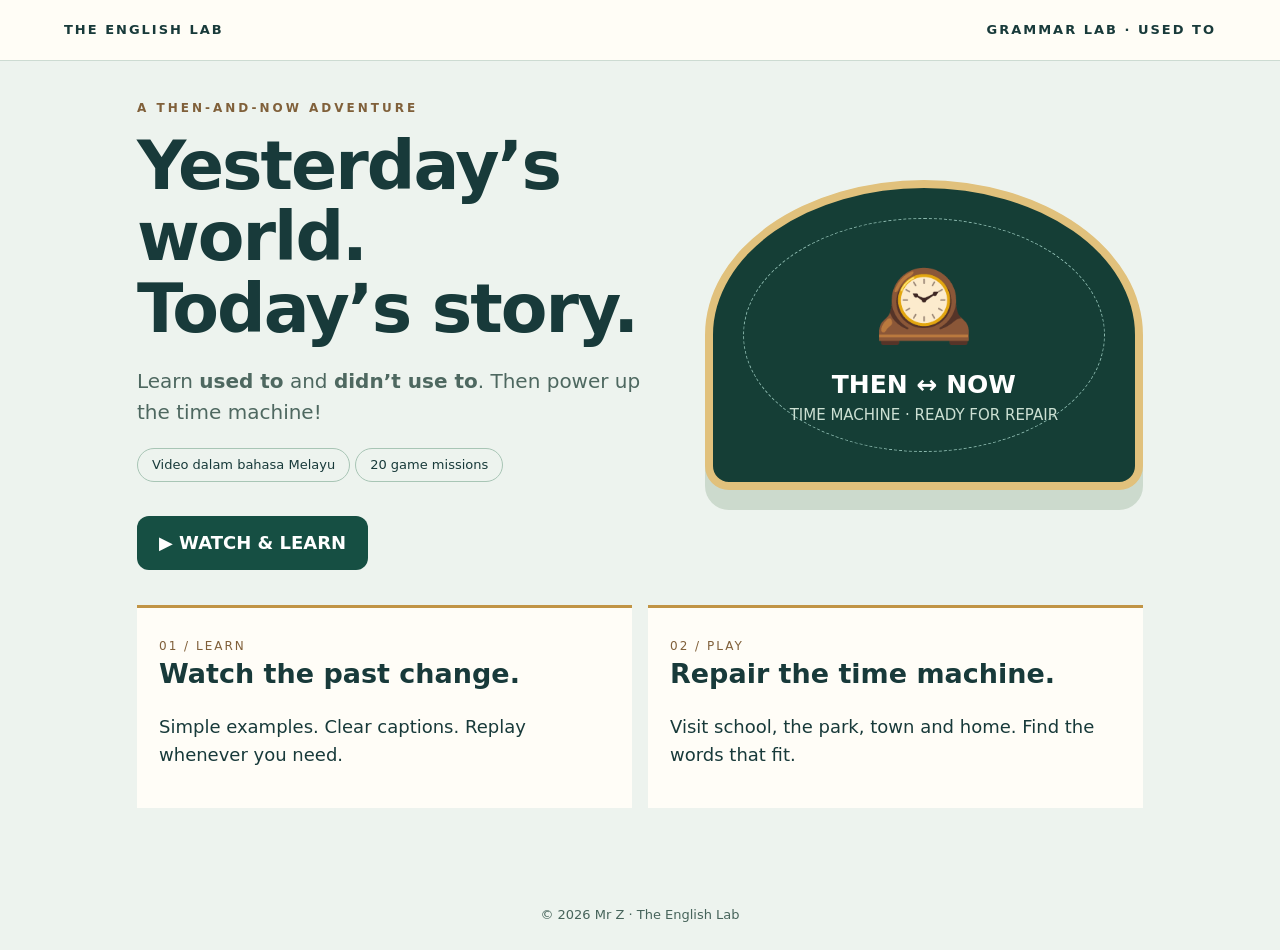
<file: used-to-time-machine/index.html>
<!doctype html><html lang="en"><head><meta charset="utf-8"><meta name="viewport" content="width=device-width,initial-scale=1"><title>Then & Now • The English Lab</title><link rel="stylesheet" href="style.css"></head><body><header><a href="#" id="home-link">THE ENGLISH LAB</a><span>GRAMMAR LAB · USED TO</span></header><main id="app"></main><footer>© 2026 Mr Z · The English Lab</footer><script src="questions.js"></script><script src="recording.js"></script><script src="game.js"></script></body></html>
</file>
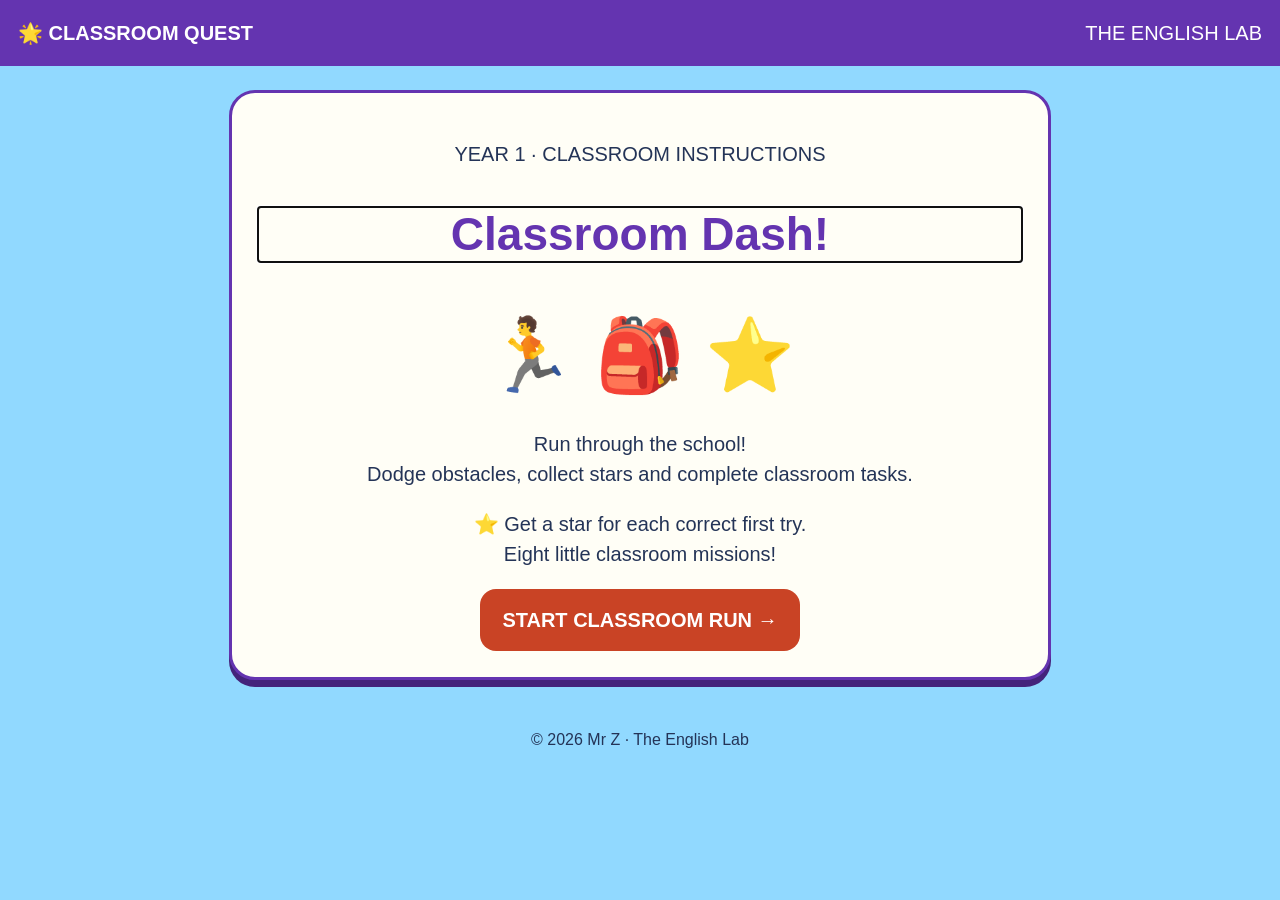
<file: year-1-classroom-quest/index.html>
<!doctype html><html lang="en"><meta charset="utf-8"><meta name="viewport" content="width=device-width,initial-scale=1"><title>Classroom Quest · Year 1</title><style>*{box-sizing:border-box}body{margin:0;font:20px/1.5 Arial,sans-serif;color:#243457;background:#91d9ff}header{background:#6434b0;color:white;padding:18px;display:flex;justify-content:space-between;gap:12px;flex-wrap:wrap}main{max-width:850px;margin:24px auto;padding:0 14px}.card{background:#fffef6;border:3px solid #6434b0;border-radius:26px;padding:26px;box-shadow:0 7px #44237b}h1{font-size:clamp(32px,5vw,46px);line-height:1.2;color:#6434b0}h2{font-size:26px}button{font:inherit;font-weight:bold;border:2px solid transparent;background:#c94325;color:white;border-radius:16px;padding:14px 20px;min-height:56px;cursor:pointer}button:disabled{opacity:.65;cursor:default}button:focus-visible{outline:4px solid #171f42;outline-offset:4px}.secondary{background:#176bc0}.hero{text-align:center}.ms{background:#fff0bc;padding:14px;border-radius:14px}.objects{display:grid;grid-template-columns:repeat(3,1fr);gap:14px;margin:20px 0}.object{background:#eee7ff;color:#30234e;border:3px solid #9060c8;min-height:135px}.object span{font-size:52px;display:block}.object.selected{background:#ffdf64;border-color:#a56c00}.scene{position:relative;background:#d9f2dc;border-radius:20px;padding:24px;min-height:160px;text-align:center;border-bottom:16px solid #c99663}.big{font-size:72px}.target{background:#087b4f;margin:12px;min-width:180px}.feedback{padding:16px;background:#fff0bc;border-radius:14px;margin:18px 0}.success{background:#d6f2d1}.hud{display:flex;justify-content:space-between;font-weight:bold;gap:10px}.bar{height:12px;background:#d3dfec;border-radius:12px;margin:14px 0;overflow:hidden}.bar span{display:block;height:100%;background:#158347}.score{font-size:56px;font-weight:bold;color:#6434b0}.actions{display:flex;flex-wrap:wrap;gap:12px;justify-content:center;margin:20px 0}.review{padding:16px;background:#edf5ff;border-radius:16px;margin:14px 0}footer{text-align:center;padding:24px;font-size:16px}.pop{animation:pop .4s ease}@keyframes pop{50%{transform:scale(1.1)}}@media(prefers-reduced-motion:reduce){*{animation:none!important}}@media(max-width:500px){.card{padding:18px}.objects{gap:8px}.object{padding:10px 4px;font-size:16px;min-height:112px}.object span{font-size:42px}.target{width:100%;margin:10px 0}.scene{padding:16px}}#runner{width:100%;max-height:58vh;aspect-ratio:600/540;display:block;border-radius:20px;border:3px solid #6434b0;touch-action:none}.runner-card{max-width:800px;margin:auto}.runner-help{font-size:16px}.runner-controls{display:grid;grid-template-columns:1fr 2fr 2fr 1fr;gap:8px;margin:14px 0}.runner-controls button{padding:12px 5px;font-size:16px;touch-action:manipulation}.runner-card details{margin:18px 0}.runner-card summary{cursor:pointer;font-weight:bold}.runner-card #checkpoint{margin-top:16px;width:100%}.runner-card #checkpoint:disabled{background:#687386}.runner-card #run-status{font-size:15px;flex:1}@media(max-width:500px){.runner-controls{position:sticky;bottom:8px;background:#fffef5ed;padding:8px;border-radius:16px;z-index:3}#runner{max-height:none}.runner-card{padding:14px}}
.task-guide{background:#ffe68c;border:3px solid #ca8a13;border-radius:18px;padding:18px;margin:18px 0;color:#453217}.task-guide strong{font-size:24px}.task-guide p{margin:6px 0 12px}.teacher-label{font-weight:bold;color:#6434b0;margin-bottom:4px}.object small{display:block;font-size:13px;font-weight:normal}.target{border:3px solid #0b5037} input{display:block;width:100%;font:inherit;padding:14px;border:2px solid #6434b0;border-radius:12px;margin:8px 0 20px}label{display:block;text-align:left;font-weight:bold}#pupil-form{max-width:430px;margin:24px auto}#recording-status{padding:16px;background:#d6f2d1;border-radius:14px}</style><header><strong>🌟 CLASSROOM QUEST</strong><span>THE ENGLISH LAB</span></header><main id="app"></main><footer>© 2026 Mr Z · The English Lab</footer><script>
const questions=[["Sit at your desk, please.", "Sila duduk di meja kamu.", "desk", "🪑", "Tap the desk.", ["desk", "bag", "book"]], ["Open your book, please.", "Sila buka buku kamu.", "book", "📖", "Tap the book to open it.", ["book", "pen", "bag"]], ["Close your bag, please.", "Sila tutup beg kamu.", "bag", "🎒", "Tap the bag to close it.", ["ruler", "bag", "pen"]], ["Pass me a pen, please.", "Tolong berikan saya sebatang pen.", "pen", "🖊️", "Choose the pen, then tap the teacher.", ["pencil", "book", "pen"]], ["Put away your book, please.", "Sila simpan buku kamu.", "book", "📕", "Choose the book, then tap the school bag.", ["pen", "book", "ruler"]], ["Take out your ruler, please.", "Sila keluarkan pembaris kamu.", "ruler", "📏", "Tap the pencil case to take out the ruler.", ["ruler", "book", "pen"]], ["Pass me a pencil, please.", "Tolong berikan saya sebatang pensel.", "pencil", "✏️", "Choose the pencil, then tap the teacher.", ["pen", "pencil", "ruler"]], ["Open your bag, please.", "Sila buka beg kamu.", "bag", "🎒", "Tap the bag to open it.", ["book", "bag", "desk"]]];const icons={desk:'🪑',bag:'🎒',book:'📕',pen:'🖊️',pencil:'✏️',ruler:'📏'};let screen='start',index=0,score=0,records=[],selected='',hint='',done=false;const app=document.querySelector('#app');
const SCORE_ENDPOINT = 'https://script.google.com/macros/s/AKfycbxVu9Qa9fH0zXRZgLevj3jVNa0pGYHc3o0hv9IJlg_oncROuaJaHCtWfnvfhRA5kcOTsg/exec';let pupil={name:'',pupilClass:''},attempt=null,bridge=null,bridgeTimer=null;
function recordingMessage(){
const box=document.getElementById('recording-status');if(!box)return;
box.textContent=!SCORE_ENDPOINT?'Score recording is not connected yet. Your result has not been sent.':attempt?.status==='saved'?'✓ Your score has been recorded for Mr. Z.':attempt?.status==='failed'?'Your score is waiting to be sent. Reconnecting automatically…':'Sending your score to Mr. Z…';
}
function completeRecording(){
if(!attempt||attempt.payload)return;
attempt.finished=new Date().toISOString();
attempt.payload={id:attempt.id,name:pupil.name,pupilClass:pupil.pupilClass,started:attempt.started,finished:attempt.finished,answers:records.map((r,i)=>({correctFirst:!r.wrong,answer:questions[i][2]}))};
if(SCORE_ENDPOINT)sendScore();
}
function sendScore(){
if(!attempt?.payload||attempt.status==='saved'||!SCORE_ENDPOINT||!navigator.onLine)return;
if(!/^https:\/\/script\.google\.com\/macros\/s\/[A-Za-z0-9_-]+\/exec$/.test(SCORE_ENDPOINT)){attempt.status='failed';recordingMessage();return}
clearTimeout(bridgeTimer);bridge?.remove();attempt.status='sending';recordingMessage();
bridge=document.createElement('iframe');bridge.hidden=true;bridge.title='Private score submission';bridge.src=SCORE_ENDPOINT+'?channel='+encodeURIComponent(attempt.id)+'&parentOrigin='+encodeURIComponent(location.origin);document.body.append(bridge);
bridgeTimer=setTimeout(()=>{if(attempt?.status==='saved')return;attempt.status='failed';recordingMessage();if(attempt.retries++<3)bridgeTimer=setTimeout(sendScore,10000)},30000);
}
window.addEventListener('message',e=>{
if(!attempt||!bridge||!e.data||e.data.channel!==attempt.id||!/^https:\/\/([a-z0-9-]+\.)*googleusercontent\.com$/.test(e.origin))return;
if(e.data.type==='score-ready')e.source.postMessage({type:'save-score',channel:attempt.id,payload:attempt.payload},e.origin);
else if(e.data.type==='score-saved'&&e.data.result?.ok&&e.data.result.id===attempt.id&&e.data.result.score===score){attempt.status='saved';clearTimeout(bridgeTimer);recordingMessage()}
else if(e.data.type==='score-error'){attempt.status='failed';recordingMessage()}
});
window.addEventListener('online',()=>{if(attempt?.status!=='saved')sendScore()});



function listen(){if(!window.speechSynthesis)return;window.speechSynthesis.cancel();let u=new SpeechSynthesisUtterance(questions[index][0]);u.lang='en-GB';u.rate=.75;window.speechSynthesis.speak(u)}
function beginClassroom(){clearTimeout(bridgeTimer);bridge?.remove();bridge=null;attempt={id:crypto.randomUUID?.()||("attempt-"+Date.now()+"-"+Math.random().toString(36).slice(2)),started:new Date().toISOString(),status:"idle",payload:null,retries:0};records=questions.map(()=>({wrong:false,star:false}));index=0;score=0;screen='run';reset();resetRunner();render()}
function reset(){selected='';hint='';done=false}
function wrong(){records[index].wrong=true;hint='Try again! Look for the '+questions[index][2]+'.';render(false);document.querySelector('#feedback').focus()}
function finish(){if(done)return;done=true;records[index].star=!records[index].wrong;if(records[index].star)score++;hint='Well done! '+questions[index][0];render(false);document.querySelector('#feedback').focus()}
function choose(word){if(done)return;if(word!==questions[index][2]){wrong();return}if([3,4,5,6].includes(index)){selected=word;hint='Good choice! Now tap '+(index===4?'the school bag.':index===5?'the pencil case.':'the teacher.');render(false);document.querySelector('#target')?.focus()}else finish()}
const taskPrompts=[
['Where should you sit?','Kamu perlu duduk di mana?','Tap ONE picture below.','Tekan SATU gambar di bawah.'],
['What should you open?','Apakah yang perlu kamu buka?','Tap ONE picture below.','Tekan SATU gambar di bawah.'],
['What should you close?','Apakah yang perlu kamu tutup?','Tap ONE picture below.','Tekan SATU gambar di bawah.'],
['What does the teacher want?','Apakah yang cikgu mahu?','Step 1: Tap the correct school thing.','Langkah 1: Tekan benda yang betul.'],
['What should you put away?','Apakah yang perlu kamu simpan?','Step 1: Tap the correct school thing.','Langkah 1: Tekan benda yang betul.'],
['What should you take out?','Apakah yang perlu kamu keluarkan?','Step 1: Tap the correct school thing.','Langkah 1: Tekan benda yang betul.'],
['What does the teacher want?','Apakah yang cikgu mahu?','Step 1: Tap the correct school thing.','Langkah 1: Tekan benda yang betul.'],
['What should you open?','Apakah yang perlu kamu buka?','Tap ONE picture below.','Tekan SATU gambar di bawah.']];
function taskGuide(){if(done)return '<div class="task-guide">✅ Task complete! / Tugasan selesai!</div>';let t=taskPrompts[index];if(selected)return '<div class="task-guide"><strong>Step 2: '+(index===4?'Tap the bag to put the book away.':index===5?'Tap the pencil case to take out the ruler.':'Tap the teacher to give her the '+selected+'.')+'</strong><p lang="ms">Langkah 2: '+(index===4?'Tekan beg untuk menyimpan buku.':index===5?'Tekan bekas pensel untuk mengeluarkan pembaris.':'Tekan cikgu untuk memberikan '+(index===3?'pen':'pensel')+'.')+'</p></div>';return '<div class="task-guide"><strong>'+t[0]+'</strong><p lang="ms">'+t[1]+'</p><span>'+t[2]+'</span><br><span lang="ms">'+t[3]+'</span></div>'}
function render(focus=true){window.speechSynthesis?.cancel();let q=questions[index],h='';if(screen==='start')h='<section class="card hero"><p>YEAR 1 · CLASSROOM INSTRUCTIONS</p><h1>Listen. Choose. Do!</h1><div class="big">👩‍🏫 🎒 📚</div><p>Help in the classroom!<br>Tap school things and follow the instructions.</p><p>⭐ Get a star for each correct first try.<br>Eight little classroom missions!</p><button id="start">LET’S PLAY →</button></section>';if(screen==='game'){let action=[3,4,5,6].includes(index)?'move':'tap';h='<section class="card"><div class="hud"><span>Mission '+(index+1)+' / 8</span><span>⭐ '+score+' / 8</span></div><div class="bar" role="progressbar" aria-label="Completed missions" aria-valuemin="0" aria-valuemax="8" aria-valuenow="'+(index+(done?1:0))+'"><span style="width:'+(index+(done?1:0))/8*100+'%"></span></div><p class="teacher-label">👩‍🏫 Teacher says / Cikgu berkata:</p><h2 tabindex="-1" id="heading">“'+q[0]+'”</h2><p class="ms" lang="ms">'+q[1]+'</p><button id="listen" class="secondary">🔊 Listen / Dengar</button>'+taskGuide()+'<div class="scene '+(done?'pop':'')+'">'+(done?'<div class="big">'+(index===1?'📖':q[3])+' ✅</div><strong>'+(['At the desk!','Book open!','Bag closed!','Here you are!','Book in the bag!','Ruler out!','Here you are!','Bag open!'][index])+'</strong>':action==='case'?'<button id="case" class="target"><span class="big">👝</span><br>Open pencil case</button>':'<span class="big">👩‍🏫</span><p>Listen to the teacher. Then choose below.<br><small lang="ms">Dengar arahan cikgu. Kemudian pilih di bawah.</small></p>')+'</div>'+(action==='case'?'': '<div class="objects">'+q[5].map(w=>'<button class="object '+(selected===w?'selected':'')+'" data-word="'+w+'" '+(done?'disabled':'')+'><span aria-hidden="true">'+icons[w]+'</span>'+w+'<small>Tap / Tekan</small></button>').join('')+'</div>')+(selected&&!done?'<button class="target" id="target">'+(index===4?'🎒 TAP THE BAG · Tekan beg':index===5?'👝 TAP THE PENCIL CASE · Tekan bekas pensel':'👩‍🏫 TAP THE TEACHER · Tekan cikgu')+'</button>':'')+(hint?'<div role="status" tabindex="-1" id="feedback" class="feedback '+(done?'success':'')+'">'+hint+'</div>':'')+(done?'<button id="next">'+(index===7?'SEE MY STARS':'NEXT →')+'</button>':'')+'</section>'}if(screen==='results')h='<section class="card hero"><h1>Classroom champion!</h1><div class="big">🏆</div><div class="score">'+score+' / 8 ⭐</div><p>You completed all eight missions!</p><div class="actions"><button id="again">PLAY AGAIN</button><button id="review" class="secondary">REVIEW</button></div></section>';if(screen==='review')h='<section class="card"><h1>Our classroom words</h1>'+questions.map((q,i)=>'<article class="review"><strong>'+q[0]+'</strong><p lang="ms">'+q[1]+'</p><p>'+q[3]+' '+q[2]+' '+(records[i].star?'⭐':'✓')+'</p></article>').join('')+'<div class="actions"><button id="again">PLAY AGAIN</button><button id="back" class="secondary">BACK TO STARS</button></div></section>';app.innerHTML=h;for(const id of ['start','again'])document.getElementById(id)?.addEventListener('click',start);document.querySelector('#listen')?.addEventListener('click',listen);if(!window.speechSynthesis&&document.querySelector('#listen')){document.querySelector('#listen').disabled=true;document.querySelector('#listen').textContent='Read aloud unavailable'}document.querySelectorAll('[data-word]').forEach(b=>b.onclick=()=>choose(b.dataset.word));document.querySelector('#target')?.addEventListener('click',finish);document.querySelector('#case')?.addEventListener('click',finish);document.querySelector('#next')?.addEventListener('click',()=>{if(!done)return;if(index===7)screen='results';else {index++;reset();screen='run';resetRunner()}render()});document.querySelector('#review')?.addEventListener('click',()=>{screen='review';render()});document.querySelector('#back')?.addEventListener('click',()=>{screen='results';render()});if(focus){window.scrollTo(0,0);let el=document.querySelector('#heading')||app.querySelector('h1');el?.setAttribute('tabindex','-1');el?.focus({preventScroll:true})}}

let lane=1,runnerDistance=0,runnerStars=0,runItems=[],runTimer=0,runFrame=0,runLast=0,runPaused=false,stumble=0,runJump=0,runSlide=0,spawn=0,collectFlash=0,runStartStars=0;
function resetRunner(){collectFlash=0;runStartStars=runnerStars;lane=1;runnerDistance=0;runItems=[];runTimer=0;runPaused=false;stumble=0;runJump=0;runSlide=0;spawn=0}
function moveLane(dir){if(screen==='run'&&!runPaused)lane=Math.max(0,Math.min(2,lane+dir))}
function jumpRunner(){if(screen==='run'&&!runPaused&&runJump<=0)runJump=.85}
function slideRunner(){if(screen==='run'&&!runPaused)runSlide=.8}
function openTask(){screen='game';render()}
const renderReading=render;
render=function(focus=true){cancelAnimationFrame(runFrame);if(screen==='pupil'){app.innerHTML='<section class="card hero"><h1>Hello, runner!</h1><p>Enter your name and class.<br><span lang="ms">Isi nama dan kelas kamu.</span></p><form id="pupil-form"><label for="pupil-name">Name / Nama</label><input id="pupil-name" required maxlength="80" autocomplete="name" value="'+pupil.name.replace(/&/g,'&amp;').replace(/"/g,'&quot;').replace(/</g,'&lt;')+'"><label for="pupil-class">Class / Kelas</label><input id="pupil-class" required maxlength="40" placeholder="1 UTHM" value="'+pupil.pupilClass.replace(/&/g,'&amp;').replace(/"/g,'&quot;').replace(/</g,'&lt;')+'"><button>LET’S PLAY →</button></form></section>';document.querySelector('#pupil-form').onsubmit=e=>{e.preventDefault();let name=document.querySelector('#pupil-name').value.trim(),cl=document.querySelector('#pupil-class').value.trim();if(!name||!cl)return;pupil={name,pupilClass:cl};launchClassroom()};return}if(screen!=='run'){renderReading(focus);if(screen==='results'){completeRecording();app.querySelector('.score').insertAdjacentHTML('afterend','<p>🪙 '+runnerStars+' running coins collected</p><div id="recording-status" role="status" aria-live="polite"></div>');recordingMessage()}if(screen==='start'){document.querySelector('#start').textContent='START CLASSROOM RUN →';app.querySelector('h1').textContent='Classroom Dash!';app.querySelector('.big').textContent='🏃 🎒 ⭐';app.querySelectorAll('p')[1].innerHTML='Run through the school!<br>Dodge obstacles, collect stars and complete classroom tasks.'}return}
app.innerHTML='<section class="card runner-card"><div class="hud"><span>🏃 Run '+(index+1)+' / 8</span><span id="run-stars">🪙 '+runnerStars+'</span></div><h2>Race to the classroom!</h2><p class="runner-help">← → Change lanes · ↑ Jump · ↓ Slide<br>Phone: swipe or use the buttons.</p><canvas id="runner" width="600" height="540" tabindex="0" aria-label="Three-lane school runner. Left and right change lanes. Up jumps over boxes, Down slides under banners. Use Open classroom task to bypass running."></canvas><div class="runner-controls"><button id="left" aria-label="Move left">←</button><button id="jump">JUMP ↑</button><button id="slide">SLIDE ↓</button><button id="right" aria-label="Move right">→</button></div><div class="hud"><span id="run-status" role="status">Collect coins. Change lanes to avoid trains!</span><button id="pause-run" class="secondary">Pause</button></div><button id="checkpoint" disabled>Run to the checkpoint →</button><details><summary>Prefer the classroom task?</summary><button id="skip-run">OPEN CLASSROOM TASK</button></details></section>';
const cv=document.querySelector('#runner');let down=null;cv.onpointerdown=e=>{e.preventDefault();down={x:e.clientX,y:e.clientY};cv.setPointerCapture(e.pointerId)};cv.onpointerup=e=>{if(!down)return;let dx=e.clientX-down.x,dy=e.clientY-down.y;down=null;if(Math.max(Math.abs(dx),Math.abs(dy))<15)return;if(Math.abs(dx)>Math.abs(dy))moveLane(dx>0?1:-1);else if(dy<0)jumpRunner();else slideRunner()};cv.onpointercancel=()=>down=null;
document.querySelector('#left').onclick=()=>moveLane(-1);document.querySelector('#right').onclick=()=>moveLane(1);document.querySelector('#jump').onclick=jumpRunner;document.querySelector('#slide').onclick=slideRunner;document.querySelector('#pause-run').onclick=function(){runPaused=!runPaused;this.textContent=runPaused?'Resume':'Pause'};document.querySelector('#skip-run').onclick=openTask;document.querySelector('#checkpoint').onclick=openTask;runLast=0;runFrame=requestAnimationFrame(runnerTick);if(focus){window.scrollTo(0,0);cv.focus({preventScroll:true})}}
function start(){screen="pupil";render()}function launchClassroom(){runnerStars=0;beginClassroom()}
window.addEventListener('keydown',e=>{if(screen!=='run'||!['ArrowLeft','ArrowRight','ArrowUp','ArrowDown',' '].includes(e.key))return;e.preventDefault();if(e.repeat)return;if(e.key==='ArrowLeft')moveLane(-1);if(e.key==='ArrowRight')moveLane(1);if(e.key==='ArrowUp'||e.key===' ')jumpRunner();if(e.key==='ArrowDown')slideRunner()});document.addEventListener('visibilitychange',()=>{runLast=0;if(screen==='run'&&document.hidden){runPaused=true;document.querySelector('#pause-run').textContent='Resume'}});
function runnerTick(t){if(screen!=='run')return;let dt=Math.min(.04,(t-(runLast||t))/1000);runLast=t;if(!runPaused&&!document.hidden)stepRunner(dt);drawRunner();runFrame=requestAnimationFrame(runnerTick)}
function stepRunner(dt){collectFlash=Math.max(0,collectFlash-dt);stumble=Math.max(0,stumble-dt);runJump=Math.max(0,runJump-dt);runSlide=Math.max(0,runSlide-dt);if(runnerDistance>=100)return;runTimer+=dt;runnerDistance=Math.min(100,runnerDistance+dt*5);spawn-=dt;if(spawn<=0){let l=Math.floor(Math.random()*3);runItems.push({lane:l,z:0,type:'star',hit:false});if(runTimer>2)runItems.push({lane:(l+1+Math.floor(Math.random()*2))%3,z:0,type:Math.random()<.28?'train':Math.random()<.5?'box':'banner',hit:false});spawn=1.3-index*.055}for(const item of runItems){item.z+=dt*(.36+index*.012);if(!item.hit&&item.z>=.86&&item.z<1.15){item.hit=true;if(item.lane===lane){if(item.type==='star'){runnerStars++;collectFlash=.6;document.querySelector('#run-stars').textContent='🌟 '+runnerStars}else if(item.type==='train'){runnerStars=runStartStars;resetRunner();document.querySelector('#run-stars').textContent='🪙 '+runnerStars;document.querySelector('#run-status').textContent='Train hit! This run is starting again. Change lanes to avoid trains.';return}else if(stumble<=0&&!(item.type==='box'&&runJump>0)&&!(item.type==='banner'&&runSlide>0)){stumble=1;document.querySelector('#run-status').textContent='Oops! Keep going—try another lane, jump or slide.'}}}}runItems=runItems.filter(i=>i.z<1.15);if(runnerDistance>=100){document.querySelector('#checkpoint').disabled=false;document.querySelector('#checkpoint').textContent='CLASSROOM REACHED · OPEN TASK →';document.querySelector('#run-status').textContent='You made it! Complete your classroom task.'}}
function drawRunner(){const cv=document.querySelector('#runner');if(!cv)return;const c=cv.getContext('2d');c.fillStyle='#68c9ff';c.fillRect(0,0,600,540);c.fillStyle='#ffe16b';c.beginPath();c.arc(510,60,30,0,7);c.fill();c.fillStyle='#b4e78b';c.fillRect(0,155,600,385);for(let side of [0,1])for(let n=0;n<4;n++){let x=side?490:20,y=135+n*85;c.fillStyle=n%2?'#8e66cf':'#ea915d';c.fillRect(x,y,90,72);c.fillStyle='#fff1b0';c.fillRect(x+15,y+12,20,24);c.fillRect(x+50,y+12,20,24)}c.fillStyle='#6576a3';c.beginPath();c.moveTo(245,140);c.lineTo(355,140);c.lineTo(550,540);c.lineTo(50,540);c.fill();c.strokeStyle='#ffdf66';c.lineWidth=4;for(let n of [1,2]){c.beginPath();c.moveTo(245+n*110/3,140);c.lineTo(50+n*500/3,540);c.stroke()}for(let l=0;l<3;l++){for(let side of [-1,1]){c.strokeStyle='#d3e2ed';c.lineWidth=4;c.beginPath();c.moveTo(300+(l-1)*110/3+side*8,140);c.lineTo(300+(l-1)*500/3+side*55,540);c.stroke()}for(let k=0;k<12;k++){let z=((k/12+runTimer*.22)%1),w=110+390*z,x=300+(l-1)*w/3,y=140+400*z*z;c.strokeStyle='#553e30';c.lineWidth=3+z*6;c.beginPath();c.moveTo(x-12-z*45,y);c.lineTo(x+12+z*45,y);c.stroke()}}c.fillStyle='#514e64';c.fillRect(420,115,8,120);c.fillStyle='#e2b22f';c.fillRect(406,95,36,65);c.fillStyle='#23d36b';c.beginPath();c.arc(424,110,10,0,7);c.fill();c.fillStyle='#a02b28';c.beginPath();c.arc(424,142,10,0,7);c.fill();c.fillStyle='#6434b0';c.fillRect(230,95,140,45);c.fillStyle='white';c.font='bold 18px Arial';c.textAlign='center';c.fillText('SCHOOL STOP',300,123);for(const i of [...runItems].sort((a,b)=>a.z-b.z)){let z=Math.min(i.z,1.1),w=110+390*z,x=300+(i.lane-1)*w/3,y=140+370*z*z,size=15+35*z;c.save();c.translate(x,y);if(i.type==='star'){c.fillStyle='#ffcf28';c.strokeStyle='#bc790c';c.lineWidth=3;c.beginPath();c.ellipse(0,-size*.35,size*.38,size*.5,0,0,7);c.fill();c.stroke();c.fillStyle='#b57500';c.font='bold '+size*.65+'px Arial';c.fillText('★',0,-size*.12)}if(i.type==='train'){c.fillStyle='#1d77c2';c.fillRect(-size*.65,-size*2.4,size*1.3,size*2.4);c.fillStyle='#ffd641';c.fillRect(-size*.65,-size*.65,size*1.3,size*.35);c.fillStyle='#c4f1ff';c.fillRect(-size*.45,-size*2.1,size*.9,size*.7);c.fillStyle='#fff6ae';for(let k of [-1,1]){c.beginPath();c.arc(k*size*.38,-size*.38,size*.1,0,7);c.fill()}c.fillStyle='#243457';c.fillRect(-size*.7,-size*.08,size*1.4,size*.16)}if(i.type==='box'){c.fillStyle='#c76d2c';c.fillRect(-size/2,-size,size,size);c.strokeStyle='#ffe0a1';c.lineWidth=3;c.strokeRect(-size/2,-size,size,size)}if(i.type==='banner'){c.fillStyle='#d63e47';c.fillRect(-size*.65,-size*1.5,size*1.3,size*.5);c.fillStyle='#633c27';c.fillRect(-size*.65,-size,size*.1,size);c.fillRect(size*.55,-size,size*.1,size)}c.restore()}let x=300+(lane-1)*145,y=480-(runJump>0?Math.sin(runJump/.85*Math.PI)*90:0);c.save();if(collectFlash>0){c.save();c.globalAlpha=.35+.3*Math.sin(collectFlash*35);c.fillStyle='#ffe66b';c.shadowColor='#ffdf38';c.shadowBlur=28;c.beginPath();c.ellipse(x,y-25,49,78,0,0,7);c.fill();c.restore();c.fillStyle='#ffdb35';c.font='28px Arial';c.fillText('✦',x-45,y-65);c.fillText('✦',x+45,y-30)}if(stumble>0)c.globalAlpha=.5;let slide=runSlide>0;c.translate(x,y);if(slide)c.scale(1,.55);c.fillStyle='#173a51';c.fillRect(-19,6,14,30);c.fillRect(6,6,14,30);c.fillStyle='#e7e8ed';c.fillRect(-23,-38,46,47);c.fillStyle='#168e72';c.fillRect(-18,-35,36,34);c.fillStyle='#ffce35';c.fillRect(-12,-30,24,22);c.fillStyle='#6434b0';c.fillRect(-8,-24,16,5);c.fillStyle='#f1be94';c.beginPath();c.arc(0,-58,24,0,7);c.fill();c.fillStyle='#eeeef2';c.beginPath();c.arc(0,-65,25,Math.PI,7);c.fill();c.fillStyle='#df3c32';c.fillRect(-24,-82,48,12);c.fillRect(-10,-88,32,10);c.fillStyle='#176bc0';c.fillRect(-24,32,22,9);c.fillRect(3,32,22,9);c.restore();c.fillStyle='#fff';c.fillRect(15,15,160,15);c.fillStyle='#18874b';c.fillRect(15,15,runnerDistance*1.6,15);if(runPaused){c.fillStyle='#173a5188';c.fillRect(0,0,600,540);c.fillStyle='white';c.font='bold 36px Arial';c.fillText('PAUSED',300,270)}c.textAlign='start'}
render();</script></html>
</file>
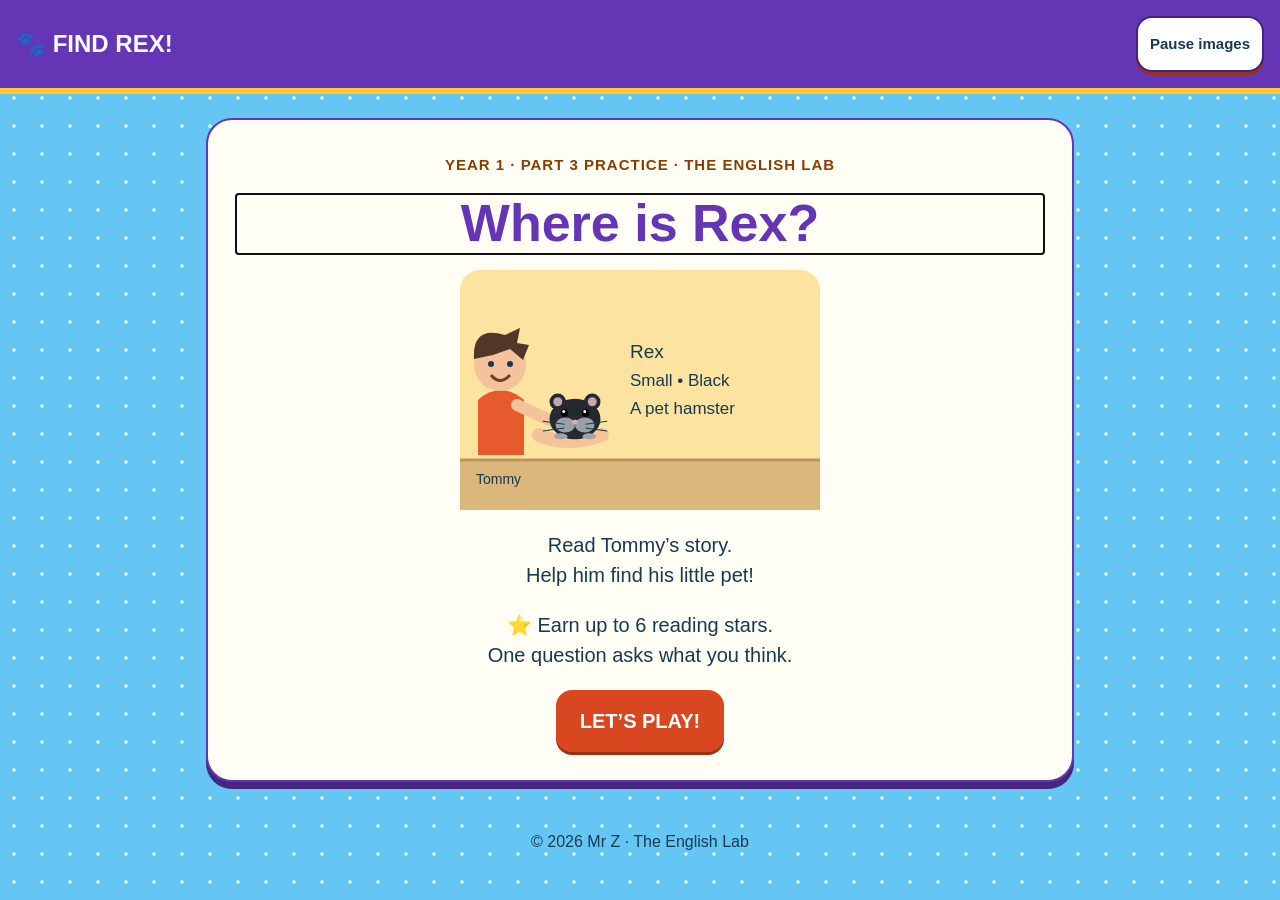
<file: year-1-find-rex/index.html>
<!doctype html><html lang="en"><head><meta charset="utf-8"><meta name="viewport" content="width=device-width, initial-scale=1"><title>Find Rex! · Year 1 Part 3</title><style>
*{box-sizing:border-box}body{margin:0;background:#d9f3ff;color:#173a51;font:20px/1.5 Arial,sans-serif}header{background:#087d76;color:white;padding:16px;display:flex;justify-content:space-between;gap:10px;flex-wrap:wrap;align-items:center}header strong{font-size:24px}button{font:inherit;font-weight:bold;border:2px solid transparent;border-radius:16px;padding:14px 22px;min-height:56px;background:#086bc7;color:white;cursor:pointer}button:hover{filter:brightness(.95)}button:disabled{cursor:default}button:focus-visible,input:focus-visible,summary:focus-visible{outline:4px solid #c85c10;outline-offset:4px}header button{background:white;color:#173a51;font-size:15px;padding:8px 12px}main{max-width:900px;margin:24px auto;padding:0 16px}.card{background:#fffef6;border:2px solid #8bcecc;border-radius:26px;padding:28px;box-shadow:0 7px 0 #9edbd8}.hero{text-align:center}h1{font-size:clamp(36px,6vw,52px);line-height:1.15;margin:16px 0}h2{font-size:26px;line-height:1.4}.eyebrow{font-size:15px;color:#087d76;font-weight:bold;letter-spacing:1px}.scene{width:100%;max-height:240px;display:block}.storygrid{display:grid;grid-template-columns:repeat(2,1fr);gap:16px}.panel{background:#eaf8f4;border:2px solid #a1d9cb;border-radius:20px;padding:16px}.panel p{margin:8px 0}.answer{display:flex;align-items:center;gap:16px;width:100%;margin:14px 0;text-align:left;background:white;border-color:#87b7dd;color:#173a51}.letter{background:#ffdb69;padding:6px 14px;border-radius:10px}.good{background:#d9f3d8;border-color:#228448}.wrong{background:#ffebe1;border-color:#c45227}.feedback{padding:16px;border-radius:14px;background:#fff0c8;margin:16px 0}details{background:#eff6ff;border-radius:14px;padding:14px;margin:16px 0}summary{cursor:pointer;font-weight:bold;color:#09645e}.actions{display:flex;flex-wrap:wrap;gap:12px;justify-content:center;margin:24px 0 0}.secondary{background:white;color:#086bc7;border-color:#86b8e5}.hud{display:flex;justify-content:space-between;gap:10px}.bar{height:12px;background:#d8e7ef;border-radius:10px;overflow:hidden;margin:14px 0}.bar span{display:block;height:100%;background:#087d76}input{font:inherit;padding:14px;width:100%;border:2px solid #87b7dd;border-radius:14px;margin:8px 0 16px}.score{font-size:56px;font-weight:bold;color:#087d76}footer{text-align:center;padding:24px;font-size:16px}.blink{animation:blink 4s infinite;transform-box:fill-box;transform-origin:center}.sniff{animation:sniff 2s infinite;transform-box:fill-box;transform-origin:center}.zzz{animation:sleep 3s infinite}.paused *{animation:none!important}@keyframes blink{0%,45%,49%,100%{transform:scaleY(1)}47%{transform:scaleY(.1)}}@keyframes sniff{50%{transform:scale(1.15)}}@keyframes sleep{50%{opacity:.4;transform:translateY(-8px)}}@media(prefers-reduced-motion:reduce){*{animation:none!important}}@media(max-width:550px){body{font-size:19px}.card{padding:18px}.storygrid{grid-template-columns:1fr}.scene{max-height:190px}main{padding:0 12px}header strong{font-size:21px}}
body{background:#65c6f3;background-image:radial-gradient(#c8efff 2px,transparent 2px);background-size:28px 28px}header{background:#6435b5;border-bottom:6px solid #ffca35}header button{border-color:#42237d}.card{background:#fffef5;border-color:#6435b5;box-shadow:0 7px 0 #45257e}.hero h1,h1{color:#6435b5}.eyebrow{color:#8a3d00}button{background:#d94720;box-shadow:0 3px 0 #9a3016}.secondary{background:#176ac1;color:white;border-color:#125098;box-shadow:0 3px 0 #104a8a}.panel{background:#fff0bf;border-color:#d69a18}.answer{background:white;box-shadow:0 3px 0 #a9c9ef}.answer.good{background:#d9f3d8;border-color:#228448}.question-malay{padding:14px;background:#fff0bf;border-left:5px solid #e6a313;border-radius:12px;color:#553d14;font-size:18px}details{background:#e8e3ff}summary{color:#543198}.bar span{background:#7b43cf}.score{color:#6435b5}
label{display:block;text-align:left;font-weight:bold}#pupil-form{max-width:420px;margin:24px auto}#recording-status{background:#d9f3d8;border-radius:14px;padding:16px;margin:16px 0}</style></head><body><header><strong>🐾 FIND REX!</strong><button id="motion">Pause images</button></header><main id="app"></main><footer>© 2026 Mr Z · The English Lab</footer><script>
const story=["Tommy has a pet hamster. His name is Rex. Rex is small and black.", "Rex likes to hide.", "Tommy looks under the desk. Rex is not there.", "Tommy looks in his green school bag.", "Rex is sleeping in the bag!", "Tommy is happy."],malay=["Tommy mempunyai hamster peliharaan. Namanya Rex. Rex kecil dan hitam.", "Rex suka bersembunyi.", "Tommy melihat di bawah meja. Rex tiada di situ.", "Tommy melihat di dalam beg sekolahnya yang hijau.", "Rex sedang tidur di dalam beg!", "Tommy gembira."],questions=[{"n": "14", "q": "Tommy has a pet __________ .", "ms": "Tommy mempunyai __________ peliharaan.", "key": "hamster", "hint": "Read the first sentence. The animal is a hamster.", "scene": 0}, {"n": "15", "q": "Rex is small and black", "ms": "Rex kecil dan hitam.", "a": ["Yes", "No"], "key": 0, "hint": "The story says: Rex is small and black.", "scene": 0}, {"n": "16", "q": "Tommy looks under the desk", "ms": "Tommy melihat di bawah meja.", "a": ["Yes", "No"], "key": 0, "hint": "Tommy looks under the desk, but Rex is not there.", "scene": 2}, {"n": "17", "q": "Rex is in a red school bag.", "ms": "Rex berada di dalam beg sekolah merah.", "a": ["Yes", "No"], "key": 1, "hint": "Tommy’s school bag is green.", "scene": 4}, {"n": "18", "q": "Tommy is happy when he finds Rex.", "ms": "Tommy gembira apabila dia menemui Rex.", "a": ["Yes", "No"], "key": 0, "hint": "The last sentence says: Tommy is happy.", "scene": 5}, {"n": "19(i)", "q": "Do you think Rex is a good pet?", "ms": "Adakah anda fikir Rex haiwan peliharaan yang baik?", "a": ["Yes", "No"], "key": null, "hint": "This is your opinion. Both choices are welcome.", "scene": 5}, {"n": "19(ii)", "q": "Why?", "ms": "Mengapa?", "a": ["Because Tommy is happy.", "Because Tommy is sad."], "key": 0, "hint": "In the story, Tommy is happy when he finds Rex.", "scene": 5}];let screen='start',index=0,score=0,records=[],paused=false;const app=document.querySelector('#app');const esc=s=>String(s).replace(/[&<>"']/g,c=>({'&':'&amp;','<':'&lt;','>':'&gt;','"':'&quot;',"'":'&#39;'}[c]));
function illustration(n){
const boy='<g transform="translate(40 55)"><path d="M-22 130V75Q0 55 24 75V130" fill="#e75a2d"/><circle cx="0" cy="40" r="26" fill="#f4c39a"/><path d="M-26 34Q-28 0 5 10L20 3 17 18 29 20 23 35 10 24-7 30Z" fill="#513629"/><g class="blink" fill="#173a51"><circle cx="-9" cy="39" r="3"/><circle cx="10" cy="39" r="3"/></g><path d="M-9 50Q0 61 10 50" fill="none" stroke="#713e27" stroke-width="3"/><path d="M17 80L54 97" stroke="#f4c39a" stroke-width="12" stroke-linecap="round"/><text x="-24" y="159" font-size="14" fill="#173a51">Tommy</text></g>';
function hamster(x,y,sleep=false,scale=1){return '<g transform="translate('+x+' '+y+') scale('+scale+')"><ellipse cy="8" rx="34" ry="27" fill="#252a32"/><circle cx="-23" cy="-15" r="11" fill="#252a32"/><circle cx="23" cy="-15" r="11" fill="#252a32"/><circle cx="-23" cy="-15" r="6" fill="#c5a6b0"/><circle cx="23" cy="-15" r="6" fill="#c5a6b0"/><ellipse cx="-13" cy="16" rx="13" ry="10" fill="#9ba0a7"/><ellipse cx="13" cy="16" rx="13" ry="10" fill="#9ba0a7"/><g class="blink">'+(sleep?'<path d="M-20 2Q-14-4-8 2M8 2Q14-4 20 2" fill="none" stroke="white" stroke-width="2"/>':'<g fill="black"><circle cx="-14" r="5"/><circle cx="14" r="5"/></g><g fill="white"><circle cx="-15" cy="-2" r="2"/><circle cx="13" cy="-2" r="2"/></g>')+'</g><ellipse class="sniff" cy="12" rx="4" ry="3" fill="#e5acb8"/><path d="M-14 15L-43 11M-14 20L-43 24M14 15L43 11M14 20L43 24" stroke="#173a51" stroke-width="1.5"/><ellipse cx="-19" cy="31" rx="9" ry="4" fill="#a6a1a6"/><ellipse cx="19" cy="31" rx="9" ry="4" fill="#a6a1a6"/></g>'}
let art='';if(n===0)art=boy+'<path d="M79 165Q105 177 142 165" fill="none" stroke="#f4c39a" stroke-width="14" stroke-linecap="round"/>'+hamster(115,143,false,.75)+'<text x="170" y="88" font-size="19" fill="#173a51">Rex</text><text x="170" y="116" font-size="17" fill="#173a51">Small • Black</text><text x="170" y="144" font-size="17" fill="#173a51">A pet hamster</text>';
if(n===1)art='<rect x="90" y="65" width="210" height="15" rx="3" fill="#d6904b"/><path d="M105 80V185M285 80V185" stroke="#a76e38" stroke-width="10"/>'+hamster(215,145)+'<text x="115" y="42" font-size="18" fill="#173a51">Rex likes to hide.</text>';
if(n===2)art=boy+'<rect x="130" y="85" width="200" height="15" rx="3" fill="#d6904b"/><path d="M145 100V185M315 100V185" stroke="#a76e38" stroke-width="10"/><text x="192" y="149" font-size="35" fill="#6435b5">?</text><text x="152" y="210" font-size="17" fill="#173a51">Rex is not here.</text>';
if(n>=3)art=boy+'<path d="M135 100Q135 64 220 64T305 100V190H135Z" fill="#22984c" stroke="#116a31" stroke-width="4"/><path d="M195 66V43Q220 27 245 43V66" fill="none" stroke="#116a31" stroke-width="8"/><ellipse cx="220" cy="110" rx="67" ry="34" fill="#113b28"/>'+((n===4||n===5)?hamster(220,112,n===4,.8):'<text x="207" y="120" font-size="33" fill="white">?</text>')+'<rect x="165" y="153" width="110" height="30" rx="7" fill="#5ec676"/><path d="M172 160H268" stroke="#156d33" stroke-width="3"/>'+(n===4?'<text class="zzz" x="270" y="58" font-size="23" fill="#6435b5">Z z z</text>':'')+(n===5?'<text x="310" y="58" font-size="26" fill="#d94720">♥</text>':'');
return '<svg class="scene" role="img" aria-label="'+['Tommy holds his small black hamster Rex','Rex hides under a desk earlier in the story','Tommy checks under the desk. Rex is not there','Tommy looks in his green school bag','Rex sleeps in the green school bag','Tommy is happy to find Rex in the green bag'][n]+'" viewBox="0 0 360 240"><rect width="360" height="240" rx="20" fill="#fce3a0"/><rect y="190" width="360" height="50" fill="#dcb77b"/><path d="M0 190H360" stroke="#ba945e" stroke-width="3"/>'+art+'</svg>'}
function storyView(){return '<div class="storygrid">'+story.map((t,n)=>'<article class="panel">'+illustration(n)+'<p>'+esc(t)+'</p><details><summary>Bahasa Melayu</summary><p lang="ms">'+esc(malay[n])+'</p></details></article>').join('')+'</div>'}
const SCORE_ENDPOINT = 'https://script.google.com/macros/s/AKfycbx8GPnC-1slCM8illEMdMWwIjPs_7rNEXjPG7B6DdGoV8B3a_fBvoy9S5fqUEWkNVIYxw/exec';let pupil={name:'',pupilClass:''},attempt=null,bridge=null,bridgeTimer=null;
function recordingMessage(){
const box=document.getElementById('recording-status');if(!box)return;
box.textContent=!SCORE_ENDPOINT?'Score recording is not connected yet. Your result has not been sent.':attempt?.status==='saved'?'✓ Your score has been recorded for Mr. Z.':attempt?.status==='failed'?'Your score is waiting to be sent. Reconnecting automatically…':'Sending your score to Mr. Z…';
}
function completeRecording(){
if(!attempt||attempt.payload)return;
attempt.finished=new Date().toISOString();
attempt.payload={id:attempt.id,name:pupil.name,pupilClass:pupil.pupilClass,started:attempt.started,finished:attempt.finished,answers:records.map(r=>[...r.wrong,r.choice])};
if(SCORE_ENDPOINT)sendScore();
}
function sendScore(){
if(!attempt?.payload||attempt.status==='saved'||!SCORE_ENDPOINT||!navigator.onLine)return;
if(!/^https:\/\/script\.google\.com\/macros\/s\/[A-Za-z0-9_-]+\/exec$/.test(SCORE_ENDPOINT)){attempt.status='failed';recordingMessage();return}
clearTimeout(bridgeTimer);bridge?.remove();attempt.status='sending';recordingMessage();
bridge=document.createElement('iframe');bridge.hidden=true;bridge.title='Private score submission';bridge.src=SCORE_ENDPOINT+'?channel='+encodeURIComponent(attempt.id)+'&parentOrigin='+encodeURIComponent(location.origin);document.body.append(bridge);
bridgeTimer=setTimeout(()=>{if(attempt?.status==='saved')return;attempt.status='failed';recordingMessage();if(attempt.retries++<3)bridgeTimer=setTimeout(sendScore,10000)},30000);
}
window.addEventListener('message',e=>{
if(!attempt||!bridge||!e.data||e.data.channel!==attempt.id||!/^https:\/\/([a-z0-9-]+\.)*googleusercontent\.com$/.test(e.origin))return;
if(e.data.type==='score-ready')e.source.postMessage({type:'save-score',channel:attempt.id,payload:attempt.payload},e.origin);
else if(e.data.type==='score-saved'&&e.data.result?.ok&&e.data.result.id===attempt.id&&e.data.result.score===score){attempt.status='saved';clearTimeout(bridgeTimer);recordingMessage()}
else if(e.data.type==='score-error'){attempt.status='failed';recordingMessage()}
});
window.addEventListener('online',()=>{if(attempt?.status!=='saved')sendScore()});


function start(){screen="pupil";render()}
function read(text){if(!window.speechSynthesis)return;window.speechSynthesis.cancel();let u=new SpeechSynthesisUtterance(text);u.lang='en-GB';u.rate=.75;window.speechSynthesis.speak(u)}
function beginGame(){clearTimeout(bridgeTimer);bridge?.remove();bridge=null;attempt={id:crypto.randomUUID?.()||("attempt-"+Date.now()+"-"+Math.random().toString(36).slice(2)),started:new Date().toISOString(),status:"idle",payload:null,retries:0};index=0;score=0;records=questions.map(()=>({wrong:[],done:false,star:false,choice:null}));screen='story';render()}
function answer(k){let q=questions[index],r=records[index];if(r.done||r.wrong.includes(k))return;if(q.key===null||k===q.key){r.done=true;r.choice=k;r.star=q.key!==null&&r.wrong.length===0;if(r.star)score++}else r.wrong.push(k);render(false);document.querySelector('#feedback')?.focus()}
function render(focus=true){window.speechSynthesis?.cancel();let h='';if(screen==='pupil')h='<section class="card hero"><h1>Hello, explorer!</h1><p>Tell us your name and class.</p><form id="pupil-form"><label for="pupil-name">Your name / Nama</label><input id="pupil-name" maxlength="80" autocomplete="name" required value="'+esc(pupil.name)+'"><label for="pupil-class">Your class / Kelas</label><input id="pupil-class" maxlength="40" required placeholder="Example: 1 UTHM" value="'+esc(pupil.pupilClass)+'"><button>LET’S READ →</button></form></section>';if(screen==='start')h='<section class="card hero"><span class="eyebrow">YEAR 1 · PART 3 PRACTICE · THE ENGLISH LAB</span><h1>Where is Rex?</h1>'+illustration(0)+'<p>Read Tommy’s story.<br>Help him find his little pet!</p><p>⭐ Earn up to 6 reading stars.<br>One question asks what you think.</p><button id="start">LET’S PLAY!</button></section>';if(screen==='story')h='<section class="card"><h1>Tommy’s Pet</h1><div class="actions"><button id="read" class="secondary">🔊 Read the story</button><button id="begin-top">ANSWER THE QUESTIONS →</button></div><p>Read the pictures below, then tap “Answer the questions”.</p>'+storyView()+'<div class="actions"><button id="begin">ANSWER THE QUESTIONS →</button></div></section>';if(screen==='game'){let q=questions[index],r=records[index];h='<section class="card"><div class="hud"><strong>Question '+q.n+'</strong><strong>⭐ '+score+' / 6</strong></div><div class="bar" role="progressbar" aria-label="Questions completed" aria-valuemin="0" aria-valuemax="7" aria-valuenow="'+records.filter(r=>r.done).length+'"><span style="width:'+records.filter(r=>r.done).length/7*100+'%"></span></div>'+illustration(q.scene)+'<h2 id="heading" tabindex="-1">'+esc(q.q)+'</h2><button id="read" class="secondary">🔊 Listen</button><p class="question-malay" lang="ms"><strong>Maksud:</strong> '+esc(q.ms)+'</p><details><summary>📖 Read the story again</summary>'+storyView()+'</details>'+(q.n==='14'?'<form id="word"><label for="word-answer">Write ONE word from the story.</label><input id="word-answer" autocomplete="off" autocapitalize="none" spellcheck="false" required '+(r.done?'disabled':'')+'><button '+(r.done?'disabled':'')+'>CHECK MY WORD</button></form>':q.a.map((t,k)=>'<button class="answer '+(r.wrong.includes(k)?'wrong':r.done&&k===r.choice?'good':'')+'" data-answer="'+k+'" '+(r.done||r.wrong.includes(k)?'disabled':'')+'><span class="letter">'+String.fromCharCode(65+k)+'</span>'+esc(t)+'</button>').join(''))+(r.done?'<div class="feedback" id="feedback" role="status" tabindex="-1">'+(q.key===null?'Thank you! That is your opinion. No star is needed for this question.':(r.star?'Well done! ⭐':'You found it! Keep learning.'))+'</div><button id="next">'+(index===6?'SEE MY STARS':'NEXT →')+'</button>':r.wrong.length?'<div class="feedback" id="feedback" role="status" tabindex="-1">Try again. '+esc(q.hint)+'</div>':'')+'</section>'}if(screen==='results')h='<section class="card hero"><h1>Well done!</h1>'+illustration(5)+'<div class="score">'+score+' / 6 ⭐</div><p>You finished Tommy’s story!</p><div id="recording-status" role="status" aria-live="polite"></div><p>Stars are for six reading answers.<br>Your opinion is welcome too.</p><div class="actions"><button id="again">PLAY AGAIN</button><button id="review" class="secondary">REVIEW ANSWERS</button></div></section>';if(screen==='review')h='<section class="card"><h1>Our answers</h1>'+questions.map((q,n)=>'<article class="panel" style="margin:16px 0"><strong>Question '+q.n+'</strong><p>'+esc(q.q)+'</p><p>✓ '+(q.key===null?'Your opinion: '+esc(q.a[records[n].choice]):esc(q.a?q.a[q.key]:q.key))+'</p><p>'+esc(q.hint)+'</p></article>').join('')+'<div class="actions"><button id="again">PLAY AGAIN</button><button id="back" class="secondary">BACK TO STARS</button></div></section>';app.innerHTML=h;if(screen==='results'){completeRecording();recordingMessage()}document.querySelector('#pupil-form')?.addEventListener('submit',e=>{e.preventDefault();let name=document.querySelector('#pupil-name').value.trim(),cl=document.querySelector('#pupil-class').value.trim();if(!name||!cl)return;pupil={name,pupilClass:cl};beginGame()});app.classList.toggle('paused',paused);document.querySelector('#start')?.addEventListener('click',start);document.querySelector('#again')?.addEventListener('click',start);document.querySelector('#begin-top')?.addEventListener('click',()=>{screen='game';render()});document.querySelector('#begin')?.addEventListener('click',()=>{screen='game';render()});document.querySelectorAll('[data-answer]').forEach(b=>b.onclick=()=>answer(Number(b.dataset.answer)));document.querySelector('#word')?.addEventListener('submit',e=>{e.preventDefault();answer(document.querySelector('#word-answer').value.trim().toLowerCase())});document.querySelector('#next')?.addEventListener('click',()=>{if(!records[index].done)return;if(index===6)screen='results';else index++;render()});document.querySelector('#review')?.addEventListener('click',()=>{screen='review';render()});document.querySelector('#back')?.addEventListener('click',()=>{screen='results';render()});let rb=document.querySelector('#read');if(rb){rb.onclick=()=>read(screen==='story'?story.join(' '):questions[index].q+(questions[index].a?' '+questions[index].a.join('. '):''));if(!window.speechSynthesis){rb.disabled=true;rb.textContent='Read aloud unavailable'}}if(focus){window.scrollTo(0,0);let el=document.querySelector('#heading')||app.querySelector('h1');el?.setAttribute('tabindex','-1');el?.focus({preventScroll:true})}}
document.querySelector('#motion').onclick=function(){paused=!paused;app.classList.toggle('paused',paused);this.textContent=paused?'Resume images':'Pause images';this.setAttribute('aria-pressed',paused)};render();
</script></body></html>
</file>
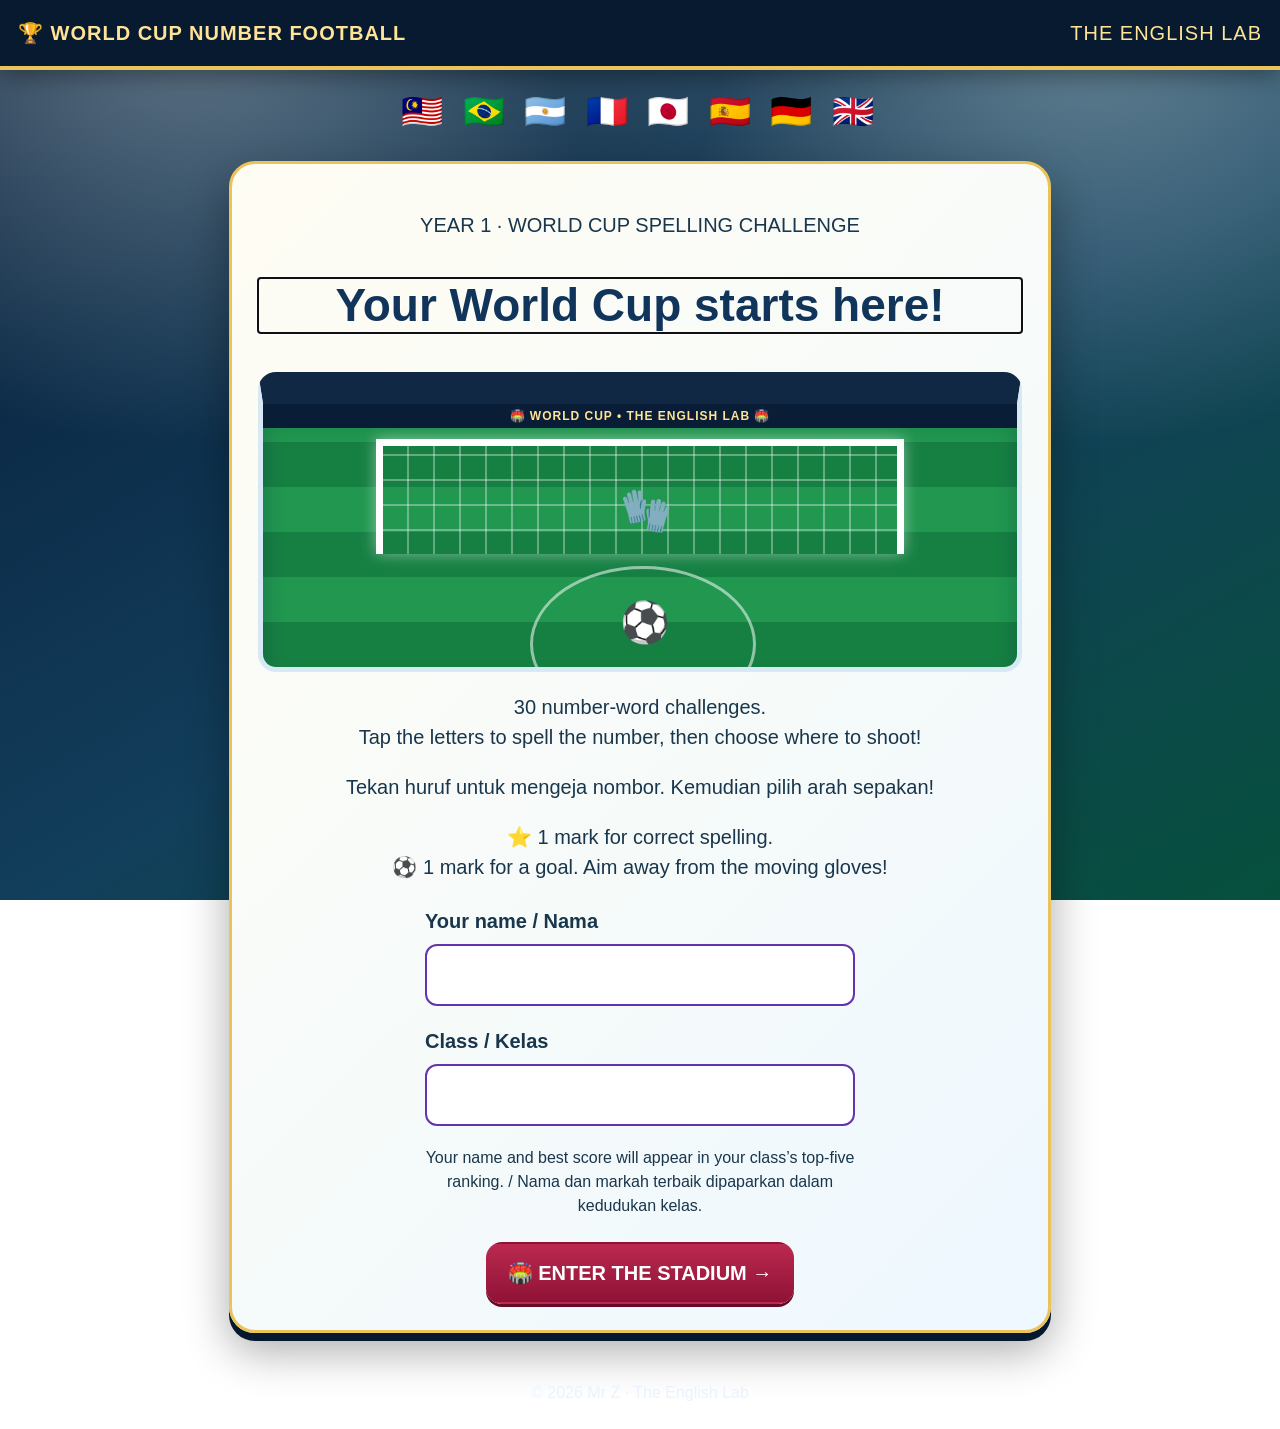
<file: year-1-number-football/index.html>
<!doctype html><html lang="en"><head><meta charset="utf-8"><meta name="viewport" content="width=device-width,initial-scale=1"><title>World Cup Number Football · Year 1</title><style>*{box-sizing:border-box}body{margin:0;font:20px/1.5 Arial,sans-serif;color:#243457;background:#91d9ff}header{background:#6434b0;color:white;padding:18px;display:flex;justify-content:space-between;gap:12px;flex-wrap:wrap}main{max-width:850px;margin:24px auto;padding:0 14px}.card{background:#fffef6;border:3px solid #6434b0;border-radius:26px;padding:26px;box-shadow:0 7px #44237b}h1{font-size:clamp(32px,5vw,46px);line-height:1.2;color:#6434b0}h2{font-size:26px}button{font:inherit;font-weight:bold;border:2px solid transparent;background:#c94325;color:white;border-radius:16px;padding:14px 20px;min-height:56px;cursor:pointer}button:disabled{opacity:.65;cursor:default}button:focus-visible{outline:4px solid #171f42;outline-offset:4px}.secondary{background:#176bc0}.hero{text-align:center}.ms{background:#fff0bc;padding:14px;border-radius:14px}.objects{display:grid;grid-template-columns:repeat(3,1fr);gap:14px;margin:20px 0}.object{background:#eee7ff;color:#30234e;border:3px solid #9060c8;min-height:135px}.object span{font-size:52px;display:block}.object.selected{background:#ffdf64;border-color:#a56c00}.scene{position:relative;background:#d9f2dc;border-radius:20px;padding:24px;min-height:160px;text-align:center;border-bottom:16px solid #c99663}.big{font-size:72px}.target{background:#087b4f;margin:12px;min-width:180px}.feedback{padding:16px;background:#fff0bc;border-radius:14px;margin:18px 0}.success{background:#d6f2d1}.hud{display:flex;justify-content:space-between;font-weight:bold;gap:10px}.bar{height:12px;background:#d3dfec;border-radius:12px;margin:14px 0;overflow:hidden}.bar span{display:block;height:100%;background:#158347}.score{font-size:56px;font-weight:bold;color:#6434b0}.actions{display:flex;flex-wrap:wrap;gap:12px;justify-content:center;margin:20px 0}.review{padding:16px;background:#edf5ff;border-radius:16px;margin:14px 0}footer{text-align:center;padding:24px;font-size:16px}.pop{animation:pop .4s ease}@keyframes pop{50%{transform:scale(1.1)}}@media(prefers-reduced-motion:reduce){*{animation:none!important;transition:none!important}}@media(max-width:500px){.card{padding:18px}.objects{gap:8px}.object{padding:10px 4px;font-size:16px;min-height:112px}.object span{font-size:42px}.target{width:100%;margin:10px 0}.scene{padding:16px}}#runner{width:100%;max-height:58vh;aspect-ratio:600/540;display:block;border-radius:20px;border:3px solid #6434b0;touch-action:none}.runner-card{max-width:800px;margin:auto}.runner-help{font-size:16px}.runner-controls{display:grid;grid-template-columns:1fr 2fr 2fr 1fr;gap:8px;margin:14px 0}.runner-controls button{padding:12px 5px;font-size:16px;touch-action:manipulation}.runner-card details{margin:18px 0}.runner-card summary{cursor:pointer;font-weight:bold}.runner-card #checkpoint{margin-top:16px;width:100%}.runner-card #checkpoint:disabled{background:#687386}.runner-card #run-status{font-size:15px;flex:1}@media(max-width:500px){.runner-controls{position:sticky;bottom:8px;background:#fffef5ed;padding:8px;border-radius:16px;z-index:3}#runner{max-height:none}.runner-card{padding:14px}}
.task-guide{background:#ffe68c;border:3px solid #ca8a13;border-radius:18px;padding:18px;margin:18px 0;color:#453217}.task-guide strong{font-size:24px}.task-guide p{margin:6px 0 12px}.teacher-label{font-weight:bold;color:#6434b0;margin-bottom:4px}.object small{display:block;font-size:13px;font-weight:normal}.target{border:3px solid #0b5037} input{display:block;width:100%;font:inherit;padding:14px;border:2px solid #6434b0;border-radius:12px;margin:8px 0 20px}label{display:block;text-align:left;font-weight:bold}#pupil-form{max-width:430px;margin:24px auto}#recording-status{padding:16px;background:#d6f2d1;border-radius:14px}
body{background:#83d5a0;color:#19364c}header{background:#17365f;border-bottom:6px solid #ffd343}.card{border-color:#17365f;box-shadow:0 7px #102741}h1{color:#17365f}.slots,.tiles{display:flex;flex-wrap:wrap;gap:8px;justify-content:center;margin:20px 0}.tile,.slot{font-size:25px;min-width:46px;min-height:52px;padding:8px;border-radius:10px}.tile{background:#176bc0}.slot{background:#f0edff;color:#19364c;border:2px solid #869ac0}.slot.fixed{background:#ffe17b;display:grid;place-items:center;font-weight:bold}.tile:disabled{visibility:hidden}.football-count{max-width:330px;margin:10px auto;font-size:34px;line-height:1.7}.number{font-size:76px;font-weight:bold;color:#176bc0}.instruction{background:#fff0b7;border-radius:16px;padding:18px}.hud{flex-wrap:wrap}.pitch{position:relative;overflow:hidden;background:repeating-linear-gradient(0deg,#14824a 0 50px,#219651 50px 100px);height:270px;border-radius:18px;margin:18px 0;border:4px solid white}.goal{position:absolute;top:30px;left:15%;width:70%;height:115px;border:7px solid white;border-bottom:0;background:repeating-linear-gradient(90deg,transparent 0 24px,#ffffff55 24px 26px),repeating-linear-gradient(0deg,transparent 0 23px,#ffffff55 23px 25px)}.keeper{position:absolute;top:70px;left:calc(50% - 20px);font-size:42px;animation:keeper-patrol 2.4s ease-in-out infinite alternate;transition:opacity .2s}.pitch.shot .keeper{animation-play-state:paused;opacity:.55}@keyframes keeper-patrol{from{transform:translateX(-65px) rotate(-12deg)}to{transform:translateX(65px) rotate(12deg)}}.ball{position:absolute;left:calc(50% - 20px);bottom:15px;font-size:40px;transition:transform .7s ease-out}.aims{display:flex;gap:10px;justify-content:center}.aims button{min-width:80px}.kick-left{transform:translate(-65px,-145px) scale(.55) rotate(-240deg)}.kick-centre{transform:translate(0,-160px) scale(.55) rotate(240deg)}.kick-right{transform:translate(65px,-145px) scale(.55) rotate(240deg)}.score{color:#087b4f}.review{margin:12px 0}.helper{font-size:16px}.encourage{background:#fff1bd;border:3px solid #e2a328}.feedback.success{border:3px solid #198148}.feedback{font-weight:bold}.feedback small{display:block;margin-top:10px;font-weight:normal}.celebrate{color:#086741;font-weight:bold}.answer-actions{display:flex;justify-content:center;flex-wrap:wrap;gap:10px}@media(max-width:450px){.tile,.slot{min-width:39px;min-height:48px;font-size:23px}.pitch{height:235px}.aims button{padding:12px;min-width:70px}.number{font-size:64px}}

/* World Cup stadium theme */
body{background:radial-gradient(ellipse at 15% 0%,#efffff66,transparent 35%),radial-gradient(ellipse at 85% 0%,#efffff66,transparent 35%),linear-gradient(150deg,#061b37,#123e5b 55%,#07503d);background-attachment:fixed}
header{background:#071a30;border-bottom:4px solid #eac35b;color:#ffe396;box-shadow:0 5px 25px #0006;letter-spacing:1px}
.world-flags{text-align:center;font-size:clamp(22px,4vw,34px);padding:16px 8px 0;letter-spacing:5px}
.card{background:linear-gradient(135deg,#fffdf3,#eef8ff);border:3px solid #eac35b;box-shadow:0 8px 0 #06182e,0 18px 45px #0005}
h1{color:#11345a}button{background:linear-gradient(#bb294f,#8f1236);box-shadow:0 3px 0 #640c27}.secondary,.tile{background:linear-gradient(#176dac,#154778);box-shadow:0 3px 0 #0a2e51}
.hud{background:#092542;color:#ffe396;border-radius:12px;padding:12px;font-size:18px}.bar span{background:linear-gradient(90deg,#be9635,#f6db83)}
.pitch{height:300px;border:5px solid #d8e9f6;border-top:32px solid #102844;box-shadow:inset 0 16px 22px #001b3544;background:repeating-linear-gradient(0deg,#168043 0 45px,#219750 45px 90px)}
.pitch:before{content:'🏟️  WORLD CUP  •  THE ENGLISH LAB  🏟️';position:absolute;top:0;left:0;right:0;background:#091e36;color:#ffe396;text-align:center;font-size:12px;font-weight:bold;letter-spacing:1px;padding:3px;z-index:1}
.pitch:after{content:'';position:absolute;bottom:-55px;left:calc(50% - 110px);width:220px;height:150px;border:3px solid #ffffff88;border-radius:50%;pointer-events:none}
.goal{top:35px;box-shadow:0 0 14px #fff7}.keeper{top:75px}.ball{z-index:2}.score{color:#9b6a0c;text-shadow:0 2px #ffedab}.number{color:#123e68}footer{color:#e8f3ff}
@media(max-width:450px){header{font-size:16px}.world-flags{letter-spacing:1px}.pitch{height:260px}.hud{font-size:16px}.pitch:before{font-size:10px}}
</style></head><body><header><strong>🏆 WORLD CUP NUMBER FOOTBALL</strong><span>THE ENGLISH LAB</span></header><div class="world-flags" aria-label="Football nations">🇲🇾 🇧🇷 🇦🇷 🇫🇷 🇯🇵 🇪🇸 🇩🇪 🇬🇧</div><main id="app"></main><footer>© 2026 Mr Z · The English Lab</footer><script src="recording.js"></script><script>
const questions=[{"n": 11, "word": "eleven", "clue": "The number after ten.", "ms": "Nombor selepas sepuluh.", "source": 26}, {"n": 13, "word": "thirteen", "clue": "The number before fourteen.", "ms": "Nombor sebelum empat belas.", "source": 27}, {"n": 15, "word": "fifteen", "clue": "Ten and five make this number.", "ms": "Sepuluh tambah lima menjadi nombor ini.", "source": 28}, {"n": 17, "word": "seventeen", "clue": "The number after sixteen.", "ms": "Nombor selepas enam belas.", "source": 29}, {"n": 18, "word": "eighteen", "clue": "Ten and eight make this number.", "ms": "Sepuluh tambah lapan menjadi nombor ini.", "source": 30}, {"n": 10, "word": "ten", "clue": "Five and five make this number.", "ms": "Lima tambah lima menjadi nombor ini.", "source": 31}, {"n": 12, "word": "twelve", "clue": "Ten and two make this number.", "ms": "Sepuluh tambah dua menjadi nombor ini.", "source": 32}, {"n": 14, "word": "fourteen", "clue": "Ten and four make this number.", "ms": "Sepuluh tambah empat menjadi nombor ini.", "source": 33}, {"n": 1, "word": "one", "clue": "Write the word for 1.", "ms": "Tulis perkataan bahasa Inggeris untuk 1.", "source": null}, {"n": 2, "word": "two", "clue": "Write the word for 2.", "ms": "Tulis perkataan bahasa Inggeris untuk 2.", "source": null}, {"n": 3, "word": "three", "clue": "Write the word for 3.", "ms": "Tulis perkataan bahasa Inggeris untuk 3.", "source": null}, {"n": 4, "word": "four", "clue": "Write the word for 4.", "ms": "Tulis perkataan bahasa Inggeris untuk 4.", "source": null}, {"n": 5, "word": "five", "clue": "Write the word for 5.", "ms": "Tulis perkataan bahasa Inggeris untuk 5.", "source": null}, {"n": 6, "word": "six", "clue": "Write the word for 6.", "ms": "Tulis perkataan bahasa Inggeris untuk 6.", "source": null}, {"n": 7, "word": "seven", "clue": "Write the word for 7.", "ms": "Tulis perkataan bahasa Inggeris untuk 7.", "source": null}, {"n": 8, "word": "eight", "clue": "Write the word for 8.", "ms": "Tulis perkataan bahasa Inggeris untuk 8.", "source": null}, {"n": 9, "word": "nine", "clue": "Write the word for 9.", "ms": "Tulis perkataan bahasa Inggeris untuk 9.", "source": null}, {"n": 16, "word": "sixteen", "clue": "Write the word for 16.", "ms": "Tulis perkataan bahasa Inggeris untuk 16.", "source": null}, {"n": 19, "word": "nineteen", "clue": "Write the word for 19.", "ms": "Tulis perkataan bahasa Inggeris untuk 19.", "source": null}, {"n": 20, "word": "twenty", "clue": "Write the word for 20.", "ms": "Tulis perkataan bahasa Inggeris untuk 20.", "source": null}, {"n": 1, "word": "one", "clue": "Count the footballs. Spell the number.", "ms": "Kira bola sepak. Eja nombor dalam bahasa Inggeris.", "source": null, "count": true}, {"n": 2, "word": "two", "clue": "Count the footballs. Spell the number.", "ms": "Kira bola sepak. Eja nombor dalam bahasa Inggeris.", "source": null, "count": true}, {"n": 3, "word": "three", "clue": "Count the footballs. Spell the number.", "ms": "Kira bola sepak. Eja nombor dalam bahasa Inggeris.", "source": null, "count": true}, {"n": 4, "word": "four", "clue": "Count the footballs. Spell the number.", "ms": "Kira bola sepak. Eja nombor dalam bahasa Inggeris.", "source": null, "count": true}, {"n": 5, "word": "five", "clue": "Count the footballs. Spell the number.", "ms": "Kira bola sepak. Eja nombor dalam bahasa Inggeris.", "source": null, "count": true}, {"n": 6, "word": "six", "clue": "Count the footballs. Spell the number.", "ms": "Kira bola sepak. Eja nombor dalam bahasa Inggeris.", "source": null, "count": true}, {"n": 7, "word": "seven", "clue": "Count the footballs. Spell the number.", "ms": "Kira bola sepak. Eja nombor dalam bahasa Inggeris.", "source": null, "count": true}, {"n": 8, "word": "eight", "clue": "Count the footballs. Spell the number.", "ms": "Kira bola sepak. Eja nombor dalam bahasa Inggeris.", "source": null, "count": true}, {"n": 9, "word": "nine", "clue": "Count the footballs. Spell the number.", "ms": "Kira bola sepak. Eja nombor dalam bahasa Inggeris.", "source": null, "count": true}, {"n": 10, "word": "ten", "clue": "Count the footballs. Spell the number.", "ms": "Kira bola sepak. Eja nombor dalam bahasa Inggeris.", "source": null, "count": true}];let screen='start',index=0,score=0,goals=0,records=[],letters=[],picked=[],message='',shooting=false,shotTimer=null;const app=document.querySelector('#app');
function start(){if(screen==='start'&&!capturePupil())return;if(screen!=='start'&&!confirmReplay())return;beginAttempt();clearTimeout(shotTimer);index=0;score=0;goals=0;records=questions.map(()=>({wrong:false,done:false,star:false,goal:false,shot:false}));screen='game';prepare();render()}
function prepare(){picked=[];message='';shooting=false;letters=questions[index].word.slice(1).split('').map((c,id)=>({c,id}));for(let i=letters.length-1;i>0;i--){let j=Math.floor(Math.random()*(i+1));[letters[i],letters[j]]=[letters[j],letters[i]]}}
function listen(){if(!window.speechSynthesis)return;let q=questions[index],u=new SpeechSynthesisUtterance(q.clue);u.lang='en-GB';u.rate=.75;window.speechSynthesis.cancel();window.speechSynthesis.speak(u)}
function add(id){if(records[index].done||picked.includes(id))return;picked.push(id);message='';render(false)}
function check(){let r=records[index],q=questions[index];if(r.done||picked.length!==letters.length)return;let answer=q.word[0]+picked.map(id=>letters.find(l=>l.id===id).c).join('');if(answer===q.word){r.done=true;r.star=true;score++;message='🌟 Brilliant spelling, superstar! Time to score a goal! / Hebatnya ejaan kamu! Jom sepak penalti!'}else{r.wrong=true;message='💪 Good try, champion! You can do it — let’s try again! / Bagus mencuba, juara! Kamu boleh — cuba lagi!<br><small>Tap a letter to change it, or tap Clear. / Tekan huruf untuk membuangnya atau tekan Clear.</small>'}render(false);document.querySelector('#feedback').focus()}
function shoot(aim){let r=records[index];if(!r.done||r.shot||shooting)return;shooting=true;const keeper=document.querySelector('.keeper').getBoundingClientRect(),pitchBox=document.querySelector('.pitch').getBoundingClientRect();const keeperOffset=keeper.left+keeper.width/2-(pitchBox.left+pitchBox.width/2);const target={left:-65,centre:0,right:65}[aim];const saved=Math.abs(keeperOffset-target)<36;document.querySelectorAll('[data-aim]').forEach(b=>b.disabled=true);document.querySelector('.pitch').classList.add('shot');document.querySelector('.ball').classList.add('kick-'+aim);shotTimer=setTimeout(()=>{r.shot=true;r.goal=!saved;if(r.goal)goals++;shooting=false;message=saved?'🧤 Great effort! The goalkeeper saved it. Your spelling mark is safe! / Cubaan bagus! Penjaga gol menyelamatkan bola. Markah ejaan kamu kekal!':'GOAL! ⚽ One more mark! / GOL! Tambah satu markah!';render(false);document.querySelector('#next').focus()},750)}
function pitch(){return '<div class="pitch" role="img" aria-label="Football penalty goal"><div class="goal"></div><div class="keeper" aria-hidden="true">🧤</div><div class="ball" aria-hidden="true">⚽</div></div>'}
function render(focus=true){window.speechSynthesis?.cancel();let q=questions[index],r=records[index],h='';if(screen==='start')h='<section class="card hero"><p>YEAR 1 · WORLD CUP SPELLING CHALLENGE</p><h1>Your World Cup starts here!</h1>'+pitch()+'<p>30 number-word challenges.<br>Tap the letters to spell the number, then choose where to shoot!</p><p lang="ms">Tekan huruf untuk mengeja nombor. Kemudian pilih arah sepakan!</p><p>⭐ 1 mark for correct spelling.<br>⚽ 1 mark for a goal. Aim away from the moving gloves!</p><button id="start">🏟️ ENTER THE STADIUM →</button></section>';if(screen==='game')h='<section class="card"><div class="hud"><strong>Question '+(index+1)+' / 30</strong><span>🏆 '+(score+goals)+' / 60 · ✏️ '+score+' · ⚽ '+goals+'</span></div><div class="bar" role="progressbar" aria-label="Questions completed" aria-valuemin="0" aria-valuemax="30" aria-valuenow="'+index+'"><span style="width:'+index/30*100+'%"></span></div><div class="hero"><div class="number">'+q.n+'</div>'+(q.count?'<div class="football-count" aria-label="'+q.n+' footballs">'+Array(q.n).fill('⚽').join(' ')+'</div>':'')+'<h2 tabindex="-1" id="heading">'+q.clue+'</h2><p lang="ms">'+q.ms+'</p><button class="secondary" id="listen">🔊 Listen / Dengar</button></div><div class="instruction"><strong>'+(r.done?'Choose a goal target below.':'Make the number word. The first letter is given.')+'</strong><br><span lang="ms">'+(r.done?'Pilih arah sepakan di bawah.':'Susun huruf untuk mengeja nombor. Huruf pertama diberi.')+'</span></div><div class="slots" aria-label="Your spelling"><span class="slot fixed">'+q.word[0].toUpperCase()+'</span>'+Array.from({length:letters.length},(_,n)=>'<button class="slot" data-remove="'+n+'" aria-label="Letter '+(n+2)+(picked[n]!==undefined?', remove '+letters.find(l=>l.id===picked[n]).c:', empty')+'" '+(r.done||picked[n]===undefined?'disabled':'')+'>'+(picked[n]!==undefined?letters.find(l=>l.id===picked[n]).c.toUpperCase():'_')+'</button>').join('')+'</div>'+(!r.done?'<div class="tiles">'+letters.map(l=>'<button class="tile" data-letter="'+l.id+'" '+(picked.includes(l.id)?'disabled':'')+'>'+l.c.toUpperCase()+'</button>').join('')+'</div><div class="answer-actions"><button id="check" '+(picked.length!==letters.length?'disabled':'')+'>CHECK WORD ✓</button><button id="clear" class="secondary">CLEAR ↶</button></div>':pitch()+(r.shot?'':'<div class="aims"><button data-aim="left">↖ LEFT</button><button data-aim="centre">↑ CENTRE</button><button data-aim="right">↗ RIGHT</button></div>'))+(message?'<div id="feedback" role="status" tabindex="-1" class="feedback pop '+(r.done?'success':'encourage')+'">'+message+'</div>':'')+(r.shot?'<button id="next">'+(index===29?'FINAL WHISTLE →':'NEXT QUESTION →')+'</button>':'')+'</section>';if(screen==='results')h='<section class="card hero"><h1>World Cup full time!</h1><div class="big">🏆 ⚽</div><div class="score">'+(score+goals)+' / 60 🏆</div><p>Spelling: '+score+' / 30 · Goals: '+goals+' / 30</p><h2>'+goals+' goals scored!</h2><div class="actions"><button id="again">PLAY AGAIN</button><button class="secondary" id="review">REVIEW WORDS</button></div></section>';if(screen==='review')h='<section class="card"><h1>Your World Cup highlights</h1>'+questions.map((q,i)=>'<article class="review"><strong>'+q.n+' · '+q.word+'</strong><p>'+q.clue+'<br><span lang="ms">'+q.ms+'</span></p><span>'+('✏️ 1 spelling mark · '+(records[i].goal?'⚽ 1 goal mark':'🧤 0 goal marks'))+'</span></article>').join('')+'<div class="actions"><button id="again">PLAY AGAIN</button><button id="back" class="secondary">BACK TO RESULTS</button></div></section>';app.innerHTML=h;decorateRecording(screen);for(let id of ['start','again'])document.getElementById(id)?.addEventListener('click',start);document.querySelectorAll('[data-letter]').forEach(b=>b.onclick=()=>add(Number(b.dataset.letter)));document.querySelectorAll('[data-remove]').forEach(b=>b.onclick=()=>{if(r.done)return;picked.splice(Number(b.dataset.remove),1);message='';render(false)});document.querySelector('#check')?.addEventListener('click',check);document.querySelector('#clear')?.addEventListener('click',()=>{picked=[];message='';render(false)});document.querySelector('#listen')?.addEventListener('click',listen);if(!window.speechSynthesis&&document.querySelector('#listen')){document.querySelector('#listen').disabled=true;document.querySelector('#listen').textContent='Read aloud unavailable'}document.querySelectorAll('[data-aim]').forEach(b=>b.onclick=()=>shoot(b.dataset.aim));document.querySelector('#next')?.addEventListener('click',()=>{if(!r.shot)return;if(index===29)screen='results';else {index++;prepare()}render()});document.querySelector('#review')?.addEventListener('click',()=>{screen='review';render()});document.querySelector('#back')?.addEventListener('click',()=>{screen='results';render()});if(focus){window.scrollTo(0,0);let e=document.querySelector('#heading')||app.querySelector('h1');e?.setAttribute('tabindex','-1');e?.focus({preventScroll:true})}}
render();</script></body></html>
</file>
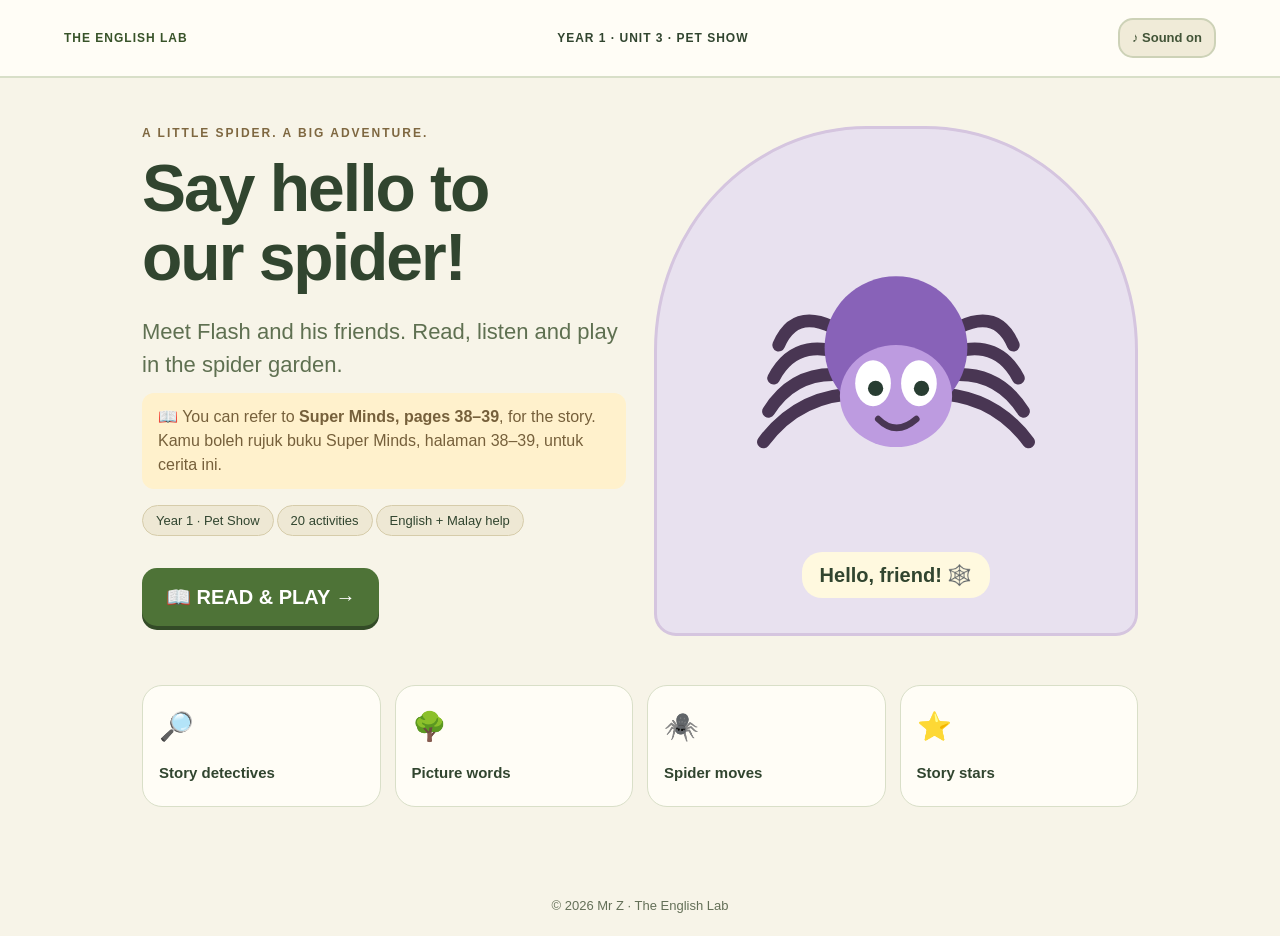
<file: year-1-spider-adventure/index.html>
<!doctype html><html lang="en"><head><meta charset="utf-8"><meta name="viewport" content="width=device-width,initial-scale=1"><meta name="theme-color" content="#385329"><title>Spider Adventure · Year 1 · The English Lab</title><link rel="stylesheet" href="style.css"></head><body><header><a id="home" href="#">THE ENGLISH LAB</a><span>YEAR 1 · UNIT 3 · PET SHOW</span><button id="sound" class="small secondary" aria-pressed="true">♪ Sound on</button></header><main id="app"></main><footer>© 2026 Mr Z · The English Lab</footer><script src="data.js"></script><script src="art.js"></script><script src="recording.js"></script><script src="game.js"></script></body></html>
</file>
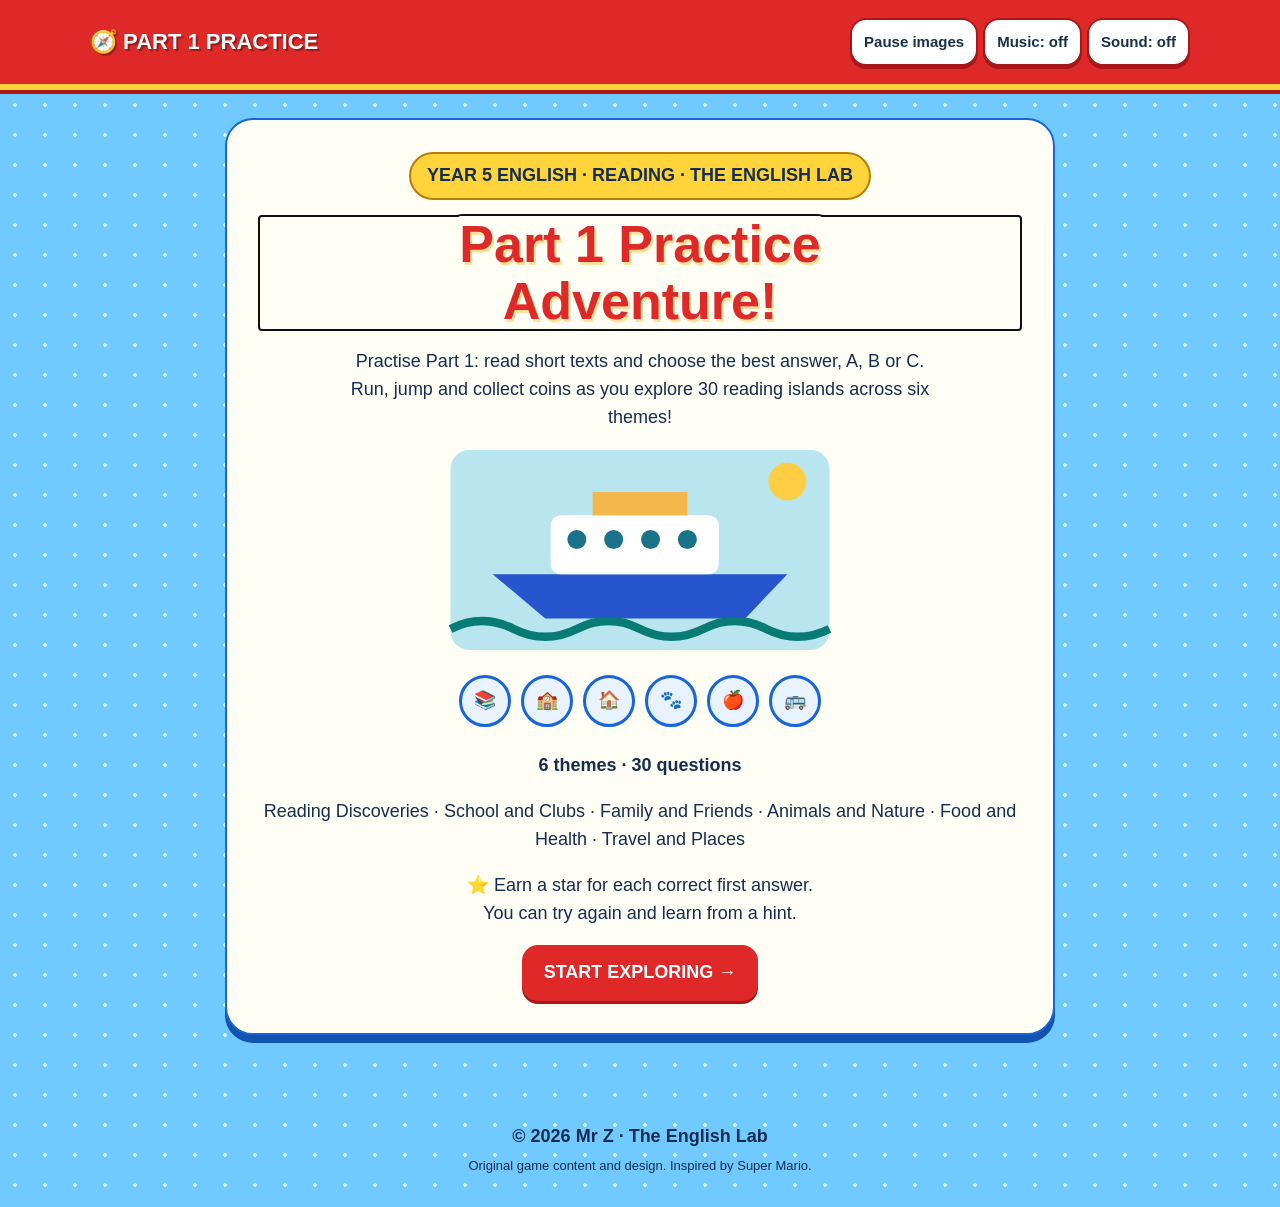
<file: year-5-reading-explorer/index.html>
<!doctype html><html lang="en"><head><meta charset="utf-8"><meta name="viewport" content="width=device-width,initial-scale=1"><title>Part 1 Practice Adventure · Year 5 English</title><style>
:root{--ink:#17314c;--blue:#2655ce;--teal:#087b75;--gold:#ffce45}*{box-sizing:border-box}body{margin:0;background:#e9f5ff;color:var(--ink);font-family:Arial,sans-serif;font-size:18px;line-height:1.55;background-image:radial-gradient(#bfd9ed 1px,transparent 1px);background-size:24px 24px}header{background:#17314c;color:white;padding:18px max(20px,calc((100vw - 1100px)/2));display:flex;justify-content:space-between;align-items:center;gap:15px;flex-wrap:wrap}header strong{font-size:22px}button,summary{cursor:pointer}button{font:inherit;font-weight:700;min-height:48px;border-radius:16px;padding:12px 20px;border:2px solid transparent;background:var(--blue);color:white;transition:background .2s}button:hover{filter:brightness(.94)}button:disabled{cursor:default;filter:none}button:focus-visible,summary:focus-visible{outline:4px solid #e4671e;outline-offset:4px}header button{background:white;color:var(--ink);font-size:15px;padding:8px 12px}main{max-width:1100px;margin:28px auto;padding:0 20px 40px}.card{background:#fffdf6;border:2px solid #b4d2e6;border-radius:28px;padding:32px;box-shadow:0 8px 0 #c5ddea}h1{font-size:clamp(32px,5vw,52px);line-height:1.1;margin:16px 0}h2{line-height:1.3;font-size:clamp(23px,3vw,30px)}.eyebrow{font-weight:800;letter-spacing:2px;color:var(--teal);font-size:14px}.hero{text-align:center;max-width:830px;margin:auto}.lead{max-width:610px;margin:18px auto}.badge{background:var(--gold);border-radius:30px;padding:8px 16px;display:inline-block;font-weight:bold}.map{display:flex;gap:10px;justify-content:center;flex-wrap:wrap;margin:25px 0}.stop{width:52px;height:52px;border-radius:50%;background:#dce8ff;display:grid;place-items:center;font-weight:bold;border:3px solid #becded}.stop.active{border-color:var(--blue);background:var(--gold)}.stop.done{background:#c7eee3;border-color:var(--teal)}.hud{display:flex;justify-content:space-between;gap:10px;font-weight:bold}.bar{height:12px;background:#cedfeb;border-radius:10px;margin:12px 0;overflow:hidden}.bar span{display:block;background:var(--teal);height:100%}.layout{display:grid;grid-template-columns:1fr 1fr;gap:24px}.source{background:#e9f3ff;border:2px solid #7faae1;border-radius:22px;padding:22px}.source h2{margin-top:12px;color:#244abb}.text{white-space:pre-line}.answer{display:flex;align-items:center;gap:14px;width:100%;background:white;border:2px solid #b7cae0;color:var(--ink);text-align:left;margin:12px 0}.letter{background:#e4ebff;color:#244abb;border-radius:10px;min-width:38px;height:38px;display:grid;place-items:center}.answer.wrong{background:#fff0e9;border-color:#bd4c25}.answer.correct{background:#d9f4e8;border-color:var(--teal)}.feedback{padding:16px;border-radius:16px;background:#fff0cf;margin:18px 0}.feedback.good{background:#d9f4e8}details{margin:16px 0;background:#ffffffa8;border-radius:12px;padding:12px}summary{font-weight:bold;color:var(--teal)}.actions{display:flex;justify-content:center;gap:12px;flex-wrap:wrap;margin-top:24px}.secondary{background:white;color:var(--blue);border-color:#9eb5df}.score{font-size:64px;font-weight:800;color:var(--teal)}.review{margin:18px 0;background:#eff5ff;border-radius:18px;padding:20px}.scene{width:100%;max-height:200px;display:block;border-radius:18px}.moving{animation:travel 4s ease-in-out infinite}.blink{animation:blink 4s infinite;transform-box:fill-box;transform-origin:center}.wave{animation:wave 2s ease-in-out infinite;transform-box:fill-box;transform-origin:bottom center}.paused *{animation:none!important}@keyframes travel{50%{transform:translateX(12px)}}@keyframes blink{0%,43%,47%,100%{transform:scaleY(1)}45%{transform:scaleY(.1)}}@keyframes wave{50%{transform:rotate(12deg)}}@media(prefers-reduced-motion:reduce){*{animation:none!important;transition:none!important}}@media(max-width:700px){main{padding:0 12px 28px;margin-top:18px}.card{padding:20px;border-radius:22px}.layout{grid-template-columns:1fr}.scene{max-height:145px}header{padding:12px;gap:8px}header strong{font-size:18px}header button{font-size:13px}.map{margin:16px 0}.stop{width:40px;height:40px}.source{padding:16px}.score{font-size:52px}}
canvas{width:100%;display:block;background:#a9e5ff;border-radius:20px;border:3px solid #17314c;aspect-ratio:2/1;touch-action:none}.controls{display:flex;justify-content:space-between;gap:12px;margin:18px 0}.controls button{min-width:70px;touch-action:none;user-select:none}.island-note{font-size:16px}.coin{color:#9a6200} @media(max-width:600px){body{font-size:17px}.controls{position:sticky;bottom:8px;z-index:5;padding:10px;background:#17314cee;border-radius:20px;box-shadow:0 4px 12px #17314c44}.controls button{min-width:64px;min-height:64px;padding:12px;font-size:20px}.controls #jump{background:#ffce45;color:#17314c}.island-note{font-size:14px;margin:8px 0}canvas{aspect-ratio:1.3/1}.hud{flex-wrap:wrap}.hud #enter{width:100%}}@media(max-height:500px) and (orientation:landscape){header{padding:6px 12px}main{margin:8px auto}.card{padding:12px}canvas{max-height:55vh;width:auto;max-width:100%;margin:auto}.controls{margin:8px 0}.controls button{min-height:48px}} /* Bright platform-adventure palette */
:root{--ink:#142d50;--blue:#1764db;--teal:#16843c;--gold:#ffd43b}
body{background-color:#71caff;background-image:radial-gradient(#d5f1ff 2px,transparent 2px);background-size:30px 30px}
header{background:#df2929;border-bottom:6px solid #ffd43b;box-shadow:0 4px 0 #a81818}
header strong{color:white;text-shadow:2px 2px 0 #9c1818}
header button{background:#fff;color:#17314c;border-color:#a81818}
.card{background:#fffef5;border-color:#1764db;box-shadow:0 8px 0 #1252b0}
.hero h1{color:#df2929;text-shadow:2px 3px 0 #ffe39a}
.badge{background:#ffd43b;border:2px solid #b87c08;color:#142d50}
button{background:#df2929;box-shadow:0 3px 0 #a81818}
.secondary{background:#1764db;color:white;border-color:#1052af;box-shadow:0 3px 0 #104694}
.answer{background:white;color:var(--ink);border-color:#1764db;box-shadow:0 3px 0 #b8d8ff}
.letter{background:#ffd43b;color:#142d50;border:1px solid #d9a510}
.answer.correct{background:#e2f8dc;border-color:#16843c;box-shadow:0 3px 0 #97d784}
.answer.wrong{background:#fff0ea;border-color:#c73c28;box-shadow:0 3px 0 #f0b5a6}
.source{background:#edf8ff;border-color:#1764db}
.source h2{color:#df2929}
.stop{background:#e8f3ff;border-color:#1764db}.stop.active{background:#ffd43b;border-color:#b87c08}.stop.done{background:#dbf5d2;border-color:#16843c}
.bar{background:#d5eaff}.bar span{background:#23a348}
.feedback.good{background:#e2f8dc;border:1px solid #16843c}
.review{background:#edf8ff;border:1px solid #a2d2ff}
.controls{background:#1764db;border:2px solid #1052af;padding:10px;border-radius:20px}
.controls #left,.controls #right{background:#16843c;box-shadow:0 3px 0 #0b5e26}
.controls #jump{background:#ffd43b;color:#142d50;box-shadow:0 3px 0 #b87c08}
@media(max-width:600px){.controls{background:#1764dbf5}}
footer{text-align:center;padding:20px 16px 28px;color:#142d50;font-weight:bold}footer small{font-weight:normal;font-size:13px}body[data-theme="1"]{background-color:#b8dcff}body[data-theme="2"]{background-color:#ffe0bb}body[data-theme="3"]{background-color:#bce8a6}body[data-theme="4"]{background-color:#ffed9e}body[data-theme="5"]{background-color:#d6d2ff}.theme-grid{display:grid;grid-template-columns:repeat(2,minmax(0,1fr));gap:16px;margin-top:24px}.theme-choice{display:flex;flex-direction:column;align-items:center;gap:8px;padding:24px 16px;background:#1764db;white-space:normal}.theme-choice span{font-size:36px}.theme-choice small{font-size:14px}.theme-choice:disabled{background:#e3ece5;color:#435c49;border:2px solid #a9beb0;box-shadow:none}.theme-choice:disabled:hover{filter:none}@media(max-width:500px){.theme-grid{grid-template-columns:1fr}.theme-choice{padding:18px}}
input{display:block;width:100%;padding:14px;font:inherit;border:2px solid #1764db;border-radius:12px;margin:8px 0 20px}label{display:block;text-align:left;font-weight:bold}#pupil-form{max-width:440px;margin:24px auto}#recording-status{padding:16px;background:#e2f8dc;border-radius:12px;margin:20px 0}</style></head><body><header><strong>🧭 PART 1 PRACTICE</strong><div><button id="motion">Pause images</button> <button id="music" aria-pressed="false">Music: off</button> <button id="sound" aria-pressed="false">Sound: off</button></div></header><main id="app"></main><footer>© 2026 Mr Z · The English Lab<br><small>Original game content and design. Inspired by Super Mario.</small></footer><script>
const questions=[{"title": "London Discovery", "icon": "📚", "head": "VISIT LONDON TODAY", "text": "Regent’s Park is a beautiful green area.\nNelson’s Column is a very tall monument.\nThe British Library has fourteen million books.", "ms": "Regent’s Park ialah kawasan hijau yang indah.\nNelson’s Column ialah monumen yang sangat tinggi.\nBritish Library mempunyai empat belas juta buku.", "q": "Where can you see fourteen million books?", "qm": "Di manakah anda boleh melihat empat belas juta buku?", "a": ["Regent's Park", "Nelson's Column", "The British Library"], "key": 2, "hint": "Read the sentence about books.", "why": "The text says the British Library has fourteen million books.", "scene": "library", "theme": "Reading Discoveries"}, {"title": "Ocean Adventure", "icon": "🚢", "head": "THE OCEAN STAR", "text": "This huge ship is like a moving city!\nIt has a park with real trees, twenty cafes, and five swimming pools.\nYou can relax because there is no school on the ship!", "ms": "Kapal yang besar ini seperti sebuah bandar bergerak!\nKapal ini mempunyai taman dengan pokok sebenar, dua puluh kafe dan lima kolam renang.\nAnda boleh berehat kerana tiada sekolah di atas kapal!", "q": "Why can children relax on this holiday ship?", "qm": "Mengapakah kanak-kanak boleh berehat di atas kapal percutian ini?", "a": ["It is huge.", "It has pools.", "There is no school."], "key": 2, "hint": "Look for the words “because there is”.", "why": "Children can relax because there is no school on the ship.", "scene": "ship", "theme": "Reading Discoveries"}, {"title": "A Family Message", "icon": "✉️", "head": "A Very Busy Family", "text": "From: amy@sunmail.com\nTo: sarah@sunmail.com\n\nHi Sarah,\nMr and Mrs Turner have a very large family. Life at home is noisy and fun, but going out together can be difficult. The family rarely go to the cinema because buying tickets for everyone is too expensive.\nTalk to you soon!\nAmy", "ms": "Daripada: Amy • Kepada: Sarah\n\nHai Sarah,\nEncik dan Puan Turner mempunyai keluarga yang sangat besar. Kehidupan di rumah riuh dan menyeronokkan, tetapi keluar bersama-sama boleh menjadi sukar. Keluarga itu jarang pergi ke pawagam kerana membeli tiket untuk semua orang terlalu mahal.\nJumpa lagi!\nAmy", "q": "Why does the Turner family rarely go to the cinema?", "qm": "Mengapakah keluarga Turner jarang pergi ke pawagam?", "a": ["It is too noisy .", "It is difficult to get there.", "It costs too much money."], "key": 2, "hint": "Find the reason after “because”.", "why": "Buying cinema tickets for everyone is too expensive.", "scene": "family", "theme": "Reading Discoveries"}, {"title": "School Fun Day", "icon": "🎪", "head": "HIGHFIELD SCHOOL: FUN DAY", "text": "Saturday 25th\n\nMORNING (9:00 a.m. – 12:00 p.m.)\n• Family sports competition\n• Face painting booth\n\nAFTERNOON (1:00 p.m. – 4:00 p.m.)\n• Mini zoo with farm animals\n• Costume dressing competition", "ms": "Sabtu, 25 haribulan\n\nPAGI (9.00 pagi – 12.00 tengah hari)\n• Pertandingan sukan keluarga\n• Gerai melukis muka\n\nPETANG (1.00 petang – 4.00 petang)\n• Zoo mini dengan haiwan ternakan\n• Pertandingan pakaian kostum", "q": "Adam can only visit the school in the afternoon. Which activity can he join?", "qm": "Adam hanya boleh melawat sekolah pada waktu petang. Aktiviti manakah yang boleh disertainya?", "a": ["Family sports competition", "Costume dressing competition", "Face painting booth"], "key": 1, "hint": "Check the AFTERNOON activities.", "why": "The costume dressing competition is in the afternoon, from 1:00 p.m. to 4:00 p.m.", "scene": "fair", "theme": "Reading Discoveries"}, {"title": "Wildlife Helpers", "icon": "🐟", "head": "Science Club Chat", "text": "Amir: Why is everyone reading news about the blobfish? It looks so weird!\n\nNita: That is the point! The news uses its funny looks to remind people that unusual wildlife needs our help to survive, just like cute pandas.", "ms": "Amir: Mengapakah semua orang membaca berita tentang ikan blobfish? Rupanya sangat pelik!\n\nNita: Itulah tujuannya! Berita itu menggunakan rupanya yang lucu untuk mengingatkan orang ramai bahawa hidupan liar yang luar biasa memerlukan bantuan kita untuk terus hidup, sama seperti panda yang comel.", "q": "Why is the news about the blobfish helpful?", "qm": "Mengapakah berita tentang ikan blobfish itu bermanfaat?", "a": ["It helps wildlife survive", "It shows why it looks weird", "It explains where pandas live"], "key": 0, "hint": "What does Nita say wildlife needs help to do?", "why": "The news reminds people to help unusual wildlife survive.", "scene": "fish", "theme": "Reading Discoveries"}, {"theme": "School and Clubs", "title": "Library Notice", "icon": "🏫", "head": "LIBRARY NOTICE", "text": "Please return your library books by Friday. The library is closed on Saturday.", "ms": "Sila pulangkan buku perpustakaan sebelum atau pada hari Jumaat. Perpustakaan ditutup pada hari Sabtu.", "q": "When must pupils return their books?", "qm": "Bilakah murid perlu memulangkan buku mereka?", "a": ["By Friday", "On Saturday", "On Sunday"], "key": 0, "hint": "Look for the return deadline.", "why": "The best answer is By Friday. Look for the return deadline.", "scene": "library"}, {"theme": "School and Clubs", "title": "Art Club", "icon": "🏫", "head": "ART CLUB", "text": "Art Club meets in Room 3 every Tuesday at 2 p.m. Bring coloured pencils. Paper will be provided.", "ms": "Kelab Seni bertemu di Bilik 3 setiap hari Selasa pada pukul 2 petang. Bawa pensel warna. Kertas akan disediakan.", "q": "What should pupils bring?", "qm": "Apakah yang perlu dibawa oleh murid?", "a": ["Paper", "Coloured pencils", "Paint"], "key": 1, "hint": "Check what pupils must bring.", "why": "The best answer is Coloured pencils. Check what pupils must bring.", "scene": "library"}, {"theme": "School and Clubs", "title": "Sports Update", "icon": "🏫", "head": "SPORTS UPDATE", "text": "Football practice is cancelled today because of heavy rain. Practice will continue next Monday.", "ms": "Latihan bola sepak dibatalkan hari ini kerana hujan lebat. Latihan akan diteruskan pada hari Isnin depan.", "q": "Why is practice cancelled?", "qm": "Mengapakah latihan dibatalkan?", "a": ["The coach is away", "The field is closed for repairs", "There is heavy rain"], "key": 2, "hint": "Find the reason after “because”.", "why": "The best answer is There is heavy rain. Find the reason after “because”.", "scene": "library"}, {"theme": "School and Clubs", "title": "Science Visit", "icon": "🏫", "head": "SCIENCE VISIT", "text": "The Science Club will visit a museum on Thursday. Meet at the school gate at 8 a.m. The bus leaves at 8.15 a.m.", "ms": "Kelab Sains akan melawat muzium pada hari Khamis. Berkumpul di pintu pagar sekolah pada pukul 8 pagi. Bas bertolak pada pukul 8.15 pagi.", "q": "Where should pupils meet?", "qm": "Di manakah murid perlu berkumpul?", "a": ["At the school gate", "Inside the museum", "At the library"], "key": 0, "hint": "Look for the meeting place.", "why": "The best answer is At the school gate. Look for the meeting place.", "scene": "library"}, {"theme": "School and Clubs", "title": "Lost Bottle", "icon": "🏫", "head": "LOST BOTTLE", "text": "Found: a blue water bottle near the hall. Its owner can collect it from the school office after lunch.", "ms": "Dijumpai: botol air biru berhampiran dewan. Pemiliknya boleh mengambilnya di pejabat sekolah selepas makan tengah hari.", "q": "When can the owner collect the bottle?", "qm": "Bilakah pemilik boleh mengambil botol itu?", "a": ["Before school", "After lunch", "During breakfast"], "key": 1, "hint": "Read the collection time.", "why": "The best answer is After lunch. Read the collection time.", "scene": "library"}, {"theme": "Family and Friends", "title": "A Helpful Brother", "icon": "🏠", "head": "A HELPFUL BROTHER", "text": "Aina: I cannot carry these boxes alone.\nHakim: I will help you after I finish my homework.", "ms": "Aina: Saya tidak dapat membawa kotak-kotak ini seorang diri.\nHakim: Saya akan membantu selepas saya menyiapkan kerja rumah.", "q": "What will Hakim do first?", "qm": "Apakah yang akan dilakukan oleh Hakim terlebih dahulu?", "a": ["Carry the boxes", "Watch television", "Finish his homework"], "key": 2, "hint": "What happens before helping?", "why": "The best answer is Finish his homework. What happens before helping?", "scene": "family"}, {"theme": "Family and Friends", "title": "Birthday Invitation", "icon": "🏠", "head": "BIRTHDAY INVITATION", "text": "Come to Mei’s birthday party on Sunday, from 3 p.m. to 5 p.m., at her house. Please tell Mei by Friday if you can come.", "ms": "Datanglah ke majlis hari jadi Mei pada hari Ahad, dari pukul 3 hingga 5 petang, di rumahnya. Sila beritahu Mei sebelum atau pada hari Jumaat jika anda boleh datang.", "q": "Where is the party?", "qm": "Di manakah majlis itu diadakan?", "a": ["At Mei’s house", "At school", "At a restaurant"], "key": 0, "hint": "Look for the party location.", "why": "The best answer is At Mei’s house. Look for the party location.", "scene": "family"}, {"theme": "Family and Friends", "title": "Grandma’s Visit", "icon": "🏠", "head": "GRANDMA’S VISIT", "text": "Grandma is arriving tomorrow morning. Dad will meet her at the bus station. We will have lunch together at home.", "ms": "Nenek akan tiba esok pagi. Ayah akan menjemputnya di stesen bas. Kami akan makan tengah hari bersama-sama di rumah.", "q": "Who will meet Grandma?", "qm": "Siapakah yang akan menjemput nenek?", "a": ["Mum", "Dad", "The teacher"], "key": 1, "hint": "Find who goes to the station.", "why": "The best answer is Dad. Find who goes to the station.", "scene": "family"}, {"theme": "Family and Friends", "title": "A Picnic Plan", "icon": "🏠", "head": "A PICNIC PLAN", "text": "Let’s have a picnic at the park. If it rains, we will eat at my house instead. Please bring a mat.", "ms": "Mari berkelah di taman. Jika hujan, kita akan makan di rumah saya. Sila bawa tikar.", "q": "What will they do if it rains?", "qm": "Apakah yang akan mereka lakukan jika hujan?", "a": ["Cancel lunch", "Stay in the park", "Eat at the house"], "key": 2, "hint": "Read the backup plan.", "why": "The best answer is Eat at the house. Read the backup plan.", "scene": "family"}, {"theme": "Family and Friends", "title": "Thank You Note", "icon": "🏠", "head": "THANK YOU NOTE", "text": "Dear Ravi, thank you for lending me your storybook. I enjoyed it and will return it tomorrow. From Adam.", "ms": "Ravi, terima kasih kerana meminjamkan buku cerita kepada saya. Saya suka membacanya dan akan memulangkannya esok. Daripada Adam.", "q": "Why is Adam thanking Ravi?", "qm": "Mengapakah Adam mengucapkan terima kasih kepada Ravi?", "a": ["Ravi lent him a book", "Ravi bought him lunch", "Ravi helped with maths"], "key": 0, "hint": "What did Ravi lend him?", "why": "The best answer is Ravi lent him a book. What did Ravi lend him?", "scene": "family"}, {"theme": "Animals and Nature", "title": "Keep the Park Clean", "icon": "🐾", "head": "KEEP THE PARK CLEAN", "text": "Please put rubbish in the bins. Plastic bags left on the ground can harm animals.", "ms": "Sila buang sampah ke dalam tong sampah. Beg plastik yang ditinggalkan di atas tanah boleh membahayakan haiwan.", "q": "Why should visitors use the bins?", "qm": "Mengapakah pengunjung patut menggunakan tong sampah?", "a": ["To feed animals", "To help keep animals safe", "To collect plastic bags"], "key": 1, "hint": "Think about the harm to animals.", "why": "The best answer is To help keep animals safe. Think about the harm to animals.", "scene": "fish"}, {"theme": "Animals and Nature", "title": "Zoo Notice", "icon": "🐾", "head": "ZOO NOTICE", "text": "The penguin feeding show starts at 11 a.m. Visitors must stay behind the fence and must not feed the penguins.", "ms": "Pertunjukan memberi makan penguin bermula pada pukul 11 pagi. Pengunjung mesti berada di belakang pagar dan tidak boleh memberi makan kepada penguin.", "q": "What must visitors NOT do?", "qm": "Apakah yang TIDAK boleh dilakukan oleh pengunjung?", "a": ["Watch the show", "Stay behind the fence", "Feed the penguins"], "key": 2, "hint": "Find the rule with “must not”.", "why": "The best answer is Feed the penguins. Find the rule with “must not”.", "scene": "fish"}, {"theme": "Animals and Nature", "title": "Garden Helpers", "icon": "🐾", "head": "GARDEN HELPERS", "text": "Our school garden needs water every morning. Today, Sara will water the plants while Danial removes weeds.", "ms": "Taman sekolah kami perlu disiram setiap pagi. Hari ini, Sara akan menyiram pokok manakala Danial mencabut rumpai.", "q": "What is Danial’s job?", "qm": "Apakah tugas Danial?", "a": ["Remove weeds", "Water the plants", "Plant trees"], "key": 0, "hint": "Match Danial with his task.", "why": "The best answer is Remove weeds. Match Danial with his task.", "scene": "fish"}, {"theme": "Animals and Nature", "title": "Turtle Beach", "icon": "🐾", "head": "TURTLE BEACH", "text": "Please do not shine bright lights on the beach at night. Baby turtles use natural light to find the sea.", "ms": "Sila jangan suluh cahaya terang di pantai pada waktu malam. Anak penyu menggunakan cahaya semula jadi untuk mencari laut.", "q": "Why should bright lights be avoided?", "qm": "Mengapakah cahaya terang perlu dielakkan?", "a": ["They attract tourists", "They may confuse baby turtles", "They keep the sand warm"], "key": 1, "hint": "What do baby turtles use to find the sea?", "why": "The best answer is They may confuse baby turtles. What do baby turtles use to find the sea?", "scene": "fish"}, {"theme": "Animals and Nature", "title": "Rainy Walk", "icon": "🐾", "head": "RAINY WALK", "text": "The forest path is slippery after rain. Wear shoes with a good grip and walk slowly.", "ms": "Laluan hutan licin selepas hujan. Pakai kasut yang mempunyai cengkaman yang baik dan berjalan perlahan-lahan.", "q": "How should visitors walk?", "qm": "Bagaimanakah pengunjung patut berjalan?", "a": ["Quickly", "Barefoot", "Slowly"], "key": 2, "hint": "Find the walking advice.", "why": "The best answer is Slowly. Find the walking advice.", "scene": "fish"}, {"theme": "Food and Health", "title": "Canteen Menu", "icon": "🍎", "head": "CANTEEN MENU", "text": "Today’s lunch: vegetable rice, RM4. Chicken noodles, RM5. Fresh fruit, RM2. Water is free.", "ms": "Makan tengah hari hari ini: nasi sayur, RM4. Mi ayam, RM5. Buah segar, RM2. Air kosong percuma.", "q": "Which item is free?", "qm": "Apakah yang diberikan secara percuma?", "a": ["Water", "Fresh fruit", "Vegetable rice"], "key": 0, "hint": "Find the item that costs nothing.", "why": "The best answer is Water. Find the item that costs nothing.", "scene": "fair"}, {"theme": "Food and Health", "title": "Breakfast Reminder", "icon": "🍎", "head": "BREAKFAST REMINDER", "text": "Eat breakfast before coming to school. A healthy breakfast gives you energy for morning lessons.", "ms": "Makan sarapan sebelum datang ke sekolah. Sarapan yang sihat memberi tenaga untuk pelajaran pada waktu pagi.", "q": "Why is breakfast helpful?", "qm": "Mengapakah sarapan bermanfaat?", "a": ["It replaces sleep", "It gives you energy", "It makes lessons shorter"], "key": 1, "hint": "Look for what breakfast provides.", "why": "The best answer is It gives you energy. Look for what breakfast provides.", "scene": "fair"}, {"theme": "Food and Health", "title": "Cooking Club", "icon": "🍎", "head": "COOKING CLUB", "text": "Wash your hands before preparing food. Tie back long hair and use a clean apron.", "ms": "Basuh tangan sebelum menyediakan makanan. Ikat rambut panjang dan gunakan apron yang bersih.", "q": "What should pupils do before preparing food?", "qm": "Apakah yang patut dilakukan sebelum menyediakan makanan?", "a": ["Taste the food", "Wash the apron", "Wash their hands"], "key": 2, "hint": "Check the first instruction.", "why": "The best answer is Wash their hands. Check the first instruction.", "scene": "fair"}, {"theme": "Food and Health", "title": "Water Break", "icon": "🍎", "head": "WATER BREAK", "text": "It is a hot day. Bring a water bottle to sports practice and drink water during breaks.", "ms": "Hari ini panas. Bawa botol air ke latihan sukan dan minum air semasa waktu rehat.", "q": "What should pupils bring to practice?", "qm": "Apakah yang patut dibawa ke latihan?", "a": ["A water bottle", "A storybook", "A blanket"], "key": 0, "hint": "What helps on a hot day?", "why": "The best answer is A water bottle. What helps on a hot day?", "scene": "fair"}, {"theme": "Food and Health", "title": "Fruit Stall", "icon": "🍎", "head": "FRUIT STALL", "text": "Buy three apples for RM6. The stall closes at 6 p.m. Please bring your own bag.", "ms": "Beli tiga biji epal dengan harga RM6. Gerai ditutup pada pukul 6 petang. Sila bawa beg sendiri.", "q": "How much do three apples cost?", "qm": "Berapakah harga tiga biji epal?", "a": ["RM3", "RM6", "RM18"], "key": 1, "hint": "Read the price for three apples.", "why": "The best answer is RM6. Read the price for three apples.", "scene": "fair"}, {"theme": "Travel and Places", "title": "Bus Notice", "icon": "🚌", "head": "BUS NOTICE", "text": "Bus 12 goes to the town library. Bus 15 goes to the beach. Both buses leave from Central Station.", "ms": "Bas 12 pergi ke perpustakaan bandar. Bas 15 pergi ke pantai. Kedua-dua bas bertolak dari Stesen Sentral.", "q": "Which bus goes to the beach?", "qm": "Bas manakah yang pergi ke pantai?", "a": ["Bus 12", "Both buses", "Bus 15"], "key": 2, "hint": "Match the beach with its bus number.", "why": "The best answer is Bus 15. Match the beach with its bus number.", "scene": "ship"}, {"theme": "Travel and Places", "title": "Museum Tickets", "icon": "🚌", "head": "MUSEUM TICKETS", "text": "The museum opens at 9 a.m. Children under twelve enter free. Adults pay RM10.", "ms": "Muzium dibuka pada pukul 9 pagi. Kanak-kanak di bawah umur dua belas tahun masuk secara percuma. Orang dewasa membayar RM10.", "q": "Who can enter free?", "qm": "Siapakah yang boleh masuk secara percuma?", "a": ["Children under twelve", "All adults", "Everyone"], "key": 0, "hint": "Find the free-entry group.", "why": "The best answer is Children under twelve. Find the free-entry group.", "scene": "ship"}, {"theme": "Travel and Places", "title": "Train Message", "icon": "🚌", "head": "TRAIN MESSAGE", "text": "Our train leaves at 10 a.m. Please arrive at the station thirty minutes earlier so we have time to find our platform.", "ms": "Kereta api kita bertolak pada pukul 10 pagi. Sila tiba di stesen tiga puluh minit lebih awal supaya kita sempat mencari platform.", "q": "When should they arrive at the station?", "qm": "Bilakah mereka patut tiba di stesen?", "a": ["At 10.30 a.m.", "At 9.30 a.m.", "At 10 a.m."], "key": 1, "hint": "Count back thirty minutes from 10 a.m.", "why": "The best answer is At 9.30 a.m.. Count back thirty minutes from 10 a.m.", "scene": "ship"}, {"theme": "Travel and Places", "title": "Beach Plan", "icon": "🚌", "head": "BEACH PLAN", "text": "We will visit the beach on Saturday morning. Bring a hat and sunscreen. We will return home before lunch.", "ms": "Kami akan melawat pantai pada pagi Sabtu. Bawa topi dan pelindung matahari. Kami akan pulang sebelum makan tengah hari.", "q": "When will they return home?", "qm": "Bilakah mereka akan pulang?", "a": ["After dinner", "In the evening", "Before lunch"], "key": 2, "hint": "Find the return time.", "why": "The best answer is Before lunch. Find the return time.", "scene": "ship"}, {"theme": "Travel and Places", "title": "Bookshop Sign", "icon": "🚌", "head": "BOOKSHOP SIGN", "text": "The bookshop has moved upstairs. Please use the stairs beside the cafe. The lift is being repaired today.", "ms": "Kedai buku telah berpindah ke tingkat atas. Sila gunakan tangga di sebelah kafe. Lif sedang dibaiki hari ini.", "q": "How can customers reach the bookshop today?", "qm": "Bagaimanakah pelanggan boleh pergi ke kedai buku hari ini?", "a": ["Use the stairs", "Use the lift", "Go through the cafe kitchen"], "key": 0, "hint": "Check which route is available.", "why": "The best answer is Use the stairs. Check which route is available.", "scene": "ship"}];
const SCORE_ENDPOINT = 'https://script.google.com/macros/s/AKfycbzuiv8PkbvVneHfVzQIteAcl_vzW-kyJD9keEVmUkul9hc0GLYKFGlpdZF3GL-1zdHD/exec';
let pupil={name:'',pupilClass:''},attempt=null,bridge=null,bridgeTimer=null;
function recordingMessage(){
const box=document.getElementById('recording-status');if(!box)return;
box.textContent=!SCORE_ENDPOINT?'Score recording is not connected yet. Your result has not been sent.':attempt?.status==='saved'?'✓ Your score has been recorded for Mr. Z.':attempt?.status==='failed'?'Your score is waiting to be sent. Reconnecting automatically…':'Sending your score to Mr. Z…';
}
function completeRecording(){
if(!attempt||attempt.payload)return;
attempt.finished=new Date().toISOString();
attempt.payload={id:attempt.id,name:pupil.name,pupilClass:pupil.pupilClass,started:attempt.started,finished:attempt.finished,answers:records.map((r,i)=>[...r.wrong,questions[i].key])};
if(SCORE_ENDPOINT)sendScore();
}
function sendScore(){
if(!attempt?.payload||attempt.status==='saved'||!SCORE_ENDPOINT||!navigator.onLine)return;
if(!/^https:\/\/script\.google\.com\/macros\/s\/[A-Za-z0-9_-]+\/exec$/.test(SCORE_ENDPOINT)){attempt.status='failed';recordingMessage();return}
clearTimeout(bridgeTimer);bridge?.remove();attempt.status='sending';recordingMessage();
bridge=document.createElement('iframe');bridge.hidden=true;bridge.title='Private score submission';bridge.src=SCORE_ENDPOINT+'?channel='+encodeURIComponent(attempt.id)+'&parentOrigin='+encodeURIComponent(location.origin);document.body.append(bridge);
bridgeTimer=setTimeout(()=>{if(attempt?.status==='saved')return;attempt.status='failed';recordingMessage();if(attempt.retries++<3)bridgeTimer=setTimeout(sendScore,10000)},30000);
}
window.addEventListener('message',e=>{
if(!attempt||!bridge||!e.data||e.data.channel!==attempt.id||!/^https:\/\/([a-z0-9-]+\.)*googleusercontent\.com$/.test(e.origin))return;
if(e.data.type==='score-ready')e.source.postMessage({type:'save-score',channel:attempt.id,payload:attempt.payload},e.origin);
else if(e.data.type==='score-saved'&&e.data.result?.ok&&e.data.result.id===attempt.id&&e.data.result.score===score){attempt.status='saved';clearTimeout(bridgeTimer);recordingMessage()}
else if(e.data.type==='score-error'){attempt.status='failed';recordingMessage()}
});
window.addEventListener('online',()=>{if(attempt?.status!=='saved')sendScore()});

let completedThemes=new Set();let musicOn=false,musicContext=null,musicTimer=null,musicStep=0,musicNodes=new Set();
let index=0,score=0,records=[],screen='start',paused=false,sound=false;
const app=document.querySelector('#app'),esc=s=>String(s).replace(/[&<>"']/g,c=>({'&':'&amp;','<':'&lt;','>':'&gt;','"':'&quot;',"'":'&#39;'}[c]));
function scene(type){let art='';if(type==='library')art='<rect x="60" y="50" width="240" height="110" rx="8" fill="#f4b74c"/><path d="M45 50L180 15 315 50" fill="#2655ce"/><g fill="#fff4da"><rect x="80" y="70" width="45" height="80"/><rect x="145" y="70" width="45" height="80"/><rect x="210" y="70" width="45" height="80"/></g><g class="moving" fill="#e76545"><rect x="82" y="80" width="12" height="50"/><rect x="100" y="87" width="16" height="43"/><rect x="150" y="80" width="12" height="50"/><rect x="170" y="87" width="14" height="43"/></g>';if(type==='ship')art='<g class="moving"><path d="M40 118H320L280 160H90Z" fill="#2655ce"/><rect x="95" y="62" width="160" height="56" rx="10" fill="white"/><rect x="135" y="40" width="90" height="22" fill="#f4b74c"/><g fill="#1b728b"><circle cx="120" cy="85" r="9"/><circle cx="155" cy="85" r="9"/><circle cx="190" cy="85" r="9"/><circle cx="225" cy="85" r="9"/></g></g><path d="M0 170Q30 155 60 170T120 170T180 170T240 170T300 170T360 170" fill="none" stroke="#087b75" stroke-width="8"/>';if(type==='family')for(let n=0;n<5;n++)art+='<g transform="translate('+ (50+n*60)+' 0)"><path d="M-18 150V107Q0 90 18 107V150" fill="'+['#2655ce','#087b75','#e76545','#8a51c8','#d28c00'][n]+'"/><circle cx="0" cy="80" r="21" fill="#f6c49a"/><g class="blink" fill="#17314c"><circle cx="-7" cy="78" r="2"/><circle cx="7" cy="78" r="2"/></g><path d="M-6 87Q0 93 6 87" fill="none" stroke="#17314c" stroke-width="2"/></g>';if(type==='fair')art='<path d="M35 65H325L275 15H85Z" fill="#e76545"/><path d="M50 65V155H310V65" fill="#ffce45"/><g fill="#fff"><path d="M85 30L65 65H105Z"/><path d="M150 15L130 65H170Z"/><path d="M220 15L200 65H240Z"/><path d="M280 30L260 65H300Z"/></g><rect x="150" y="95" width="60" height="60" rx="25" fill="#2655ce"/><g class="wave"><ellipse cx="320" cy="90" rx="18" ry="24" fill="#8a51c8"/><path d="M320 115V165" stroke="#17314c"/></g>';if(type==='fish')art='<g class="moving"><ellipse cx="180" cy="110" rx="85" ry="50" fill="#eea8b5"/><path d="M105 95L65 70V145L105 125" fill="#e47e96"/><g class="blink" fill="#17314c"><circle cx="155" cy="98" r="5"/><circle cx="205" cy="98" r="5"/></g><ellipse cx="180" cy="115" rx="12" ry="16" fill="#db7890"/><path d="M155 134Q180 144 205 134" fill="none" stroke="#17314c" stroke-width="3"/></g><g fill="none" stroke="white" stroke-width="4"><circle cx="290" cy="60" r="12"/><circle cx="310" cy="30" r="7"/></g>';return '<svg class="scene" role="img" aria-label="'+esc(type+' cartoon illustration')+'" viewBox="0 0 360 190"><rect width="360" height="190" rx="18" fill="#b9e6ee"/><circle cx="320" cy="30" r="18" fill="#ffce45"/>'+art+'</svg>'}
function source(q){return '<div class="source">'+scene(q.scene)+'<h2>'+esc(q.head)+'</h2><div class="text">'+esc(q.text)+'</div><details><summary>Bahasa Melayu · Translation</summary><div class="text" lang="ms">'+esc(q.ms)+'</div></details></div>'}
function reset(){index=0;score=0;records=questions.map(()=>({wrong:[],done:false,star:false}));screen='adventure';worldReset();render()}
function tone(ok){if(!sound)return;try{const A=window.AudioContext||window.webkitAudioContext;if(!A)return;let c=new A(),o=c.createOscillator(),g=c.createGain();o.connect(g);g.connect(c.destination);o.frequency.value=ok?660:300;g.gain.setValueAtTime(.08,c.currentTime);g.gain.exponentialRampToValueAtTime(.001,c.currentTime+.2);o.start();o.stop(c.currentTime+.2);o.onended=()=>c.close()}catch{}}
function answer(k){let r=records[index],q=questions[index];if(r.done||r.wrong.includes(k))return;if(k===q.key){r.done=true;r.star=r.wrong.length===0;if(r.star)score++;tone(true)}else{r.wrong.push(k);tone(false)}render(false);document.querySelector('#feedback')?.focus()}
function render(focus=true){if(window.speechSynthesis)window.speechSynthesis.cancel();let content='';if(screen==='start')content='<section class="card hero"><span class="badge">YEAR 5 ENGLISH · READING · THE ENGLISH LAB</span><h1>Part 1 Practice<br>Adventure!</h1><p class="lead">Practise Part 1: read short texts and choose the best answer, A, B or C. Run, jump and collect coins as you explore 30 reading islands across six themes!</p>'+scene('ship')+'<div class="map">'+questions.filter((q,n)=>n%5===0).map(q=>'<span class="stop" title="'+esc(q.theme)+'" aria-hidden="true">'+q.icon+'</span>').join('')+'</div><p><strong>6 themes · 30 questions</strong></p><p>Reading Discoveries · School and Clubs · Family and Friends · Animals and Nature · Food and Health · Travel and Places</p><p>⭐ Earn a star for each correct first answer.<br>You can try again and learn from a hint.</p><button id="start">START EXPLORING →</button></section>';if(screen==='game'){let q=questions[index],r=records[index];content='<section class="card"><div class="hud"><span>Mission '+(index+1)+' of 30</span><span>⭐ '+score+' / 30</span></div><div class="bar" role="progressbar" aria-label="Completed missions" aria-valuemin="0" aria-valuemax="30" aria-valuenow="'+records.filter(r=>r.done).length+'"><span style="width:'+records.filter(r=>r.done).length/30*100+'%"></span></div><div class="map" aria-label="Mission map">'+questions.map((q,n)=>({q,n})).filter(o=>Math.floor(o.n/5)===Math.floor(index/5)).map(({q,n})=>'<span class="stop '+(n===index?'active':records[n].done?'done':'')+'" aria-label="Mission '+(n+1)+(n===index?', current':records[n].done?', completed':'')+'">'+(records[n].star?'★':n+1)+'</span>').join('')+'</div><div class="layout">'+source(q)+'<div><span class="eyebrow">'+esc(q.title)+'</span><h2 id="heading" tabindex="-1">'+esc(q.q)+'</h2><details><summary>Question in Malay</summary><p lang="ms">'+esc(q.qm)+'</p></details><button class="secondary" id="read">🔊 Read aloud</button>'+q.a.map((a,k)=>'<button class="answer '+(r.wrong.includes(k)?'wrong':r.done&&k===q.key?'correct':'')+'" data-answer="'+k+'" '+(r.done||r.wrong.includes(k)?'disabled':'')+'><span class="letter">'+String.fromCharCode(65+k)+'</span>'+esc(a)+'</button>').join('')+(r.done?'<div id="feedback" tabindex="-1" role="status" class="feedback good"><strong>'+(r.star?'Wonderful! You earned a star. ⭐':'Well done! You found the answer.')+'</strong><br>'+esc(q.why)+'</div><button id="continue">'+(index%5===4?'COMPLETE THEME →':'CONTINUE →')+'</button>':r.wrong.length?'<div id="feedback" tabindex="-1" role="status" class="feedback"><strong>Keep trying! You can do it.</strong><br>'+esc(q.hint)+'<br><small>The first-answer star is no longer available.</small></div>':'')+'</div></div></section>'}if(screen==='results')content='<section class="card hero"><span class="eyebrow">ADVENTURE COMPLETE</span>'+scene('family')+'<h1>You did it, explorer!</h1><div aria-label="'+score+' stars">'+('⭐'.repeat(Math.min(score,10)))+'</div><div class="score">'+score+' / 30</div><p>You finished all 30 missions. Every try helps you learn!</p><p><small>Stay on this page until your score-saving confirmation appears.</small></p><div class="actions"><button id="again">PLAY AGAIN ↻</button><button class="secondary" id="review">REVIEW ANSWERS</button></div></section>';if(screen==='review')content='<section class="card"><h1>Mission notebook</h1><p>Your first-answer score: <strong>'+score+' / 30</strong></p>'+questions.map((q,n)=>'<article class="review"><span class="eyebrow">MISSION '+(n+1)+' · '+esc(q.title)+'</span><h2>'+esc(q.q)+'</h2><p><strong>✓ '+String.fromCharCode(65+q.key)+'. '+esc(q.a[q.key])+'</strong></p><p>'+esc(q.why)+'</p><details><summary>Read the text again</summary>'+source(q)+'</details></article>').join('')+'<div class="actions"><button id="again">PLAY AGAIN ↻</button><button class="secondary" id="back">BACK TO RESULTS</button></div></section>';app.innerHTML=content;app.classList.toggle('paused',paused);document.querySelector('#start')?.addEventListener('click',reset);document.querySelector('#again')?.addEventListener('click',reset);document.querySelector('#review')?.addEventListener('click',()=>{screen='review';render()});document.querySelector('#back')?.addEventListener('click',()=>{screen='results';render()});document.querySelectorAll('[data-answer]').forEach(b=>b.addEventListener('click',()=>answer(Number(b.dataset.answer))));document.querySelector('#continue')?.addEventListener('click',()=>{if(!records[index].done)return;if(index%5===4){completedThemes.add(Math.floor(index/5));screen=completedThemes.size===6?'results':'themes'}else {index++;screen='adventure';worldReset()}render()});document.querySelector('#read')?.addEventListener('click',()=>{if(!window.speechSynthesis)return;let q=questions[index];let u=new SpeechSynthesisUtterance(q.head+'. '+q.text+' '+q.q+' '+q.a.map((a,k)=>String.fromCharCode(65+k)+'. '+a).join('. '));u.lang='en-GB';u.rate=.85;window.speechSynthesis.cancel();stopMusic();u.onend=u.onerror=()=>syncMusic();window.speechSynthesis.speak(u)});if(!window.speechSynthesis&&document.querySelector('#read')){document.querySelector('#read').disabled=true;document.querySelector('#read').textContent='Read aloud unavailable'}if(focus){window.scrollTo(0,0);const target=document.querySelector('#heading')||app.querySelector('h1');target?.setAttribute('tabindex','-1');target?.focus({preventScroll:true})}}

let blocks=[],big=false,powerMushrooms=[],hazards=[],islandCoins=0,requiredCoins=0,worldClock=0,hitCooldown=0;let player,coins,coinScore=0,keys={left:false,right:false},jumpWanted=false,frame=0,lastTime=0,nearFlag=false;
let grounds=[{x:0,y:320,w:250,h:80},{x:310,y:300,w:180,h:100},{x:550,y:320,w:280,h:80},{x:900,y:285,w:210,h:115},{x:1160,y:320,w:440,h:80}];
function worldReset(){big=false;powerMushrooms=[];worldClock=0;hitCooldown=0;islandCoins=0;requiredCoins=[0,2,3,4,5][index%5];let gap=[60,70,80,90,100][index%5];grounds=[{x:0,y:320,w:250,h:80},{x:250+gap,y:300,w:180,h:100},{x:430+gap*2,y:320,w:280,h:80},{x:710+gap*3,y:285,w:210,h:115},{x:920+gap*4,y:320,w:680-gap*4,h:80}];hazards=grounds.slice(1,1+index%5).map((g,n)=>({home:g.x+g.w/2,x:g.x+g.w/2,y:g.y-18,range:Math.min(55,g.w/3),speed:1+n*.25+(index%5)*.15}));blocks=[grounds[0],grounds[2],grounds[4]].map(g=>({x:g.x+g.w*.65,y:g.y-140,used:false}));player={x:40,y:260,vy:0,ground:false};coins=grounds.flatMap((g,n)=>[.3,.7].map(f=>({x:g.x+g.w*f,y:g.y-65,taken:false})));keys={left:false,right:false};jumpWanted=false;nearFlag=false}
const baseRender=render;
render=function(focus=true){document.body.dataset.theme=String(Math.floor(index/5));syncMusic();cancelAnimationFrame(frame);keys={left:false,right:false};if(screen==='pupil'){app.innerHTML='<section class="card hero"><h1>Ready, explorer?</h1><p>Enter your name and class before you start. Your final reading score will be sent automatically once recording is connected.</p><form id="pupil-form"><label for="pupil-name">Your name</label><input id="pupil-name" maxlength="80" required autocomplete="name" value="'+esc(pupil.name)+'"><label for="pupil-class">Your class</label><input id="pupil-class" maxlength="40" required placeholder="Example: 5 UM" value="'+esc(pupil.pupilClass)+'"><button>CHOOSE MY THEME →</button></form></section>';document.querySelector('#pupil-form').onsubmit=e=>{e.preventDefault();let name=document.querySelector('#pupil-name').value.trim(),cl=document.querySelector('#pupil-class').value.trim();if(!name||!cl)return;pupil={name,pupilClass:cl};beginAttempt()};return}if(screen==='themes'){app.innerHTML='<section class="card hero"><span class="eyebrow">CHOOSE YOUR NEXT ADVENTURE</span><h1>Which theme first?</h1><p>Finish all five missions in a theme. Completed themes stay locked until you play again.</p><p><strong>'+completedThemes.size+' / 6 themes complete · ⭐ '+score+' / 30</strong></p><div class="theme-grid">'+questions.filter((q,n)=>n%5===0).map((q,n)=>'<button class="theme-choice" data-theme-choice="'+n+'" '+(completedThemes.has(n)?'disabled':'')+'><span>'+['🧭','🏫','🏠','🌳','🍎','🚌'][n]+'</span><strong>'+esc(q.theme)+'</strong><small>'+(completedThemes.has(n)?'✓ Completed · Locked':'5 reading missions · Start here →')+'</small></button>').join('')+'</div></section>';app.querySelectorAll('[data-theme-choice]').forEach(b=>b.onclick=()=>{let theme=Number(b.dataset.themeChoice);if(completedThemes.has(theme))return;index=theme*5;screen='adventure';worldReset();render()});if(focus){window.scrollTo(0,0);let h=app.querySelector('h1');h.tabIndex=-1;h.focus({preventScroll:true})}return}if(screen!=='adventure'){baseRender(focus);if(screen==='results'){completeRecording();app.querySelector('.score').insertAdjacentHTML('afterend','<p class="coin">🪙 '+coinScore+' adventure coins collected</p><div id="recording-status" role="status" aria-live="polite"></div>');recordingMessage()}return}
app.innerHTML='<section class="card"><div class="hud"><span>🏝️ Island '+(index+1)+' · '+esc(questions[index].theme)+' · '+esc(questions[index].title)+'</span><span>⭐ '+score+' / 30</span></div><h2>Reach the reading flag!</h2><p class="island-note">'+['Easy start · Learn to jump','Coin quest · Collect 2 coins · 1 moving creature','Brave jumps · Collect 3 coins · 2 moving creatures','Quick feet · Collect 4 coins · 3 moving creatures','Final challenge · Collect 5 coins · 4 moving creatures'][index%5]+'</p><p class="island-note">Use the buttons below, or ← → and Space / ↑ on a keyboard. Collect coins, jump over water and hit a ? block from below, then catch its moving mushroom to grow! Falling returns you safely to land.</p><canvas id="world" width="800" height="400" tabindex="0" aria-label="Island platform adventure. Arrow keys move; Space jumps. Use the reading mission button to bypass jumping."></canvas><div class="controls"><div><button id="left" aria-label="Move left">◀</button> <button id="right" aria-label="Move right">▶</button></div><button id="jump">JUMP ↑</button></div><div class="hud"><span id="coins" class="coin">🪙 '+coinScore+' coins</span><button id="enter" disabled>Reach the flag →</button></div><details><summary>Prefer reading without jumping?</summary><p>You can open this island’s reading mission directly.</p><button id="direct">OPEN READING MISSION</button></details><p id="world-status" role="status"></p></section>';
function enter(){screen='game';render()}
document.querySelector('#enter').onclick=enter;document.querySelector('#direct').onclick=enter;
for(const dir of ['left','right']){let btn=document.querySelector('#'+dir);btn.onpointerdown=e=>{e.preventDefault();btn.setPointerCapture(e.pointerId);keys[dir]=true};btn.onpointerup=btn.onpointercancel=()=>keys[dir]=false;btn.onlostpointercapture=()=>keys[dir]=false}
document.querySelector('#jump').onpointerdown=e=>{e.preventDefault();jumpWanted=true};document.querySelector('#jump').onclick=e=>{if(e.detail===0)jumpWanted=true};
document.querySelector('#left').setAttribute('aria-pressed','false');document.querySelector('#right').setAttribute('aria-pressed','false');lastTime=0;frame=requestAnimationFrame(tick);if(focus){window.scrollTo(0,0);document.querySelector('#world').focus({preventScroll:true})}}
const oldReset=reset;reset=function(){screen='pupil';render()};function beginAttempt(){clearTimeout(bridgeTimer);bridge?.remove();bridge=null;attempt={id:crypto.randomUUID?.()||('attempt-'+Date.now()+'-'+Math.random().toString(36).slice(2)),started:new Date().toISOString(),status:'idle',payload:null,retries:0};coinScore=0;completedThemes.clear();index=0;score=0;records=questions.map(()=>({wrong:[],done:false,star:false}));screen='themes';render()};
window.addEventListener('keydown',e=>{if(screen!=='adventure'||!['ArrowLeft','ArrowRight','ArrowUp',' '].includes(e.key)||!['world','left','right','jump'].includes(document.activeElement.id))return;e.preventDefault();if(e.key==='ArrowLeft')keys.left=true;else if(e.key==='ArrowRight')keys.right=true;else if(!e.repeat)jumpWanted=true});window.addEventListener('keyup',e=>{if(e.key==='ArrowLeft')keys.left=false;if(e.key==='ArrowRight')keys.right=false});window.addEventListener('blur',()=>{keys.left=false;keys.right=false;jumpWanted=false});document.addEventListener('visibilitychange',()=>{keys.left=false;keys.right=false;lastTime=0});
function tick(t){if(screen!=='adventure')return;let dt=Math.min((t-(lastTime||t))/1000,.03);lastTime=t;if(!document.hidden)step(dt);draw(t);frame=requestAnimationFrame(tick)}
function step(dt){worldClock+=dt;hitCooldown=Math.max(0,hitCooldown-dt);let oldTop=player.y;if(jumpWanted&&player.ground){player.vy=-460;player.ground=false;tone(true)}jumpWanted=false;player.x=Math.max(0,Math.min(1550,player.x+((keys.right?1:0)-(keys.left?1:0))*230*dt));let before=player.y+44;player.vy+=1100*dt;player.y+=player.vy*dt;player.ground=false;for(const block of blocks){if(player.vy<0&&player.x+28>block.x&&player.x<block.x+32&&oldTop>=block.y+32&&player.y<=block.y+32){player.y=block.y+32;player.vy=60;if(!block.used){block.used=true;powerMushrooms.push({x:block.x+16,y:block.y-15,vy:-120,dir:1,taken:false});tone(true);document.querySelector('#world-status').textContent='A mushroom popped out! Chase it and catch it to grow!';}}}for(const g of grounds){if(player.x+28>g.x&&player.x<g.x+g.w&&player.vy>=0&&before<=g.y+1&&player.y+44>=g.y){player.y=g.y-44;player.vy=0;player.ground=true}}
if(player.y>440){let g=grounds.filter(g=>g.x<=player.x).at(-1)||grounds[0];player.x=g.x+20;player.y=g.y-44;player.vy=0;document.querySelector('#world-status').textContent='Splash! Back on land. Try your jump again.'}
for(const c of coins)if(!c.taken&&Math.abs(player.x+14-c.x)<28&&Math.abs(player.y+22-c.y)<38){c.taken=true;coinScore++;islandCoins++;document.querySelector('#coins').textContent='🪙 '+coinScore+' coins';tone(true)}
for(const m of powerMushrooms){if(m.taken)continue;let previous=m.y+12;m.x+=m.dir*85*dt;if(m.x<15||m.x>1585){m.dir*=-1;m.x=Math.max(15,Math.min(1585,m.x))}m.vy+=800*dt;m.y+=m.vy*dt;let surfaces=grounds;for(const g of surfaces){if(m.x+12>g.x&&m.x-12<g.x+g.w&&m.vy>=0&&previous<=g.y+1&&m.y+12>=g.y){m.y=g.y-12;m.vy=0;let edge=m.dir>0?m.x+16:m.x-16;if(!surfaces.some(v=>edge>=v.x&&edge<=v.x+v.w&&Math.abs(v.y-g.y)<2))m.dir*=-1;}}if(m.y>440){let g=grounds.find(g=>m.x>=g.x&&m.x<=g.x+g.w)||grounds[0];m.x=g.x+g.w/2;m.y=g.y-12;m.vy=0}if(Math.abs(player.x+14-m.x)<28&&Math.abs(player.y+22-m.y)<36){m.taken=true;big=true;tone(true);document.querySelector('#world-status').textContent='Mushroom caught! Mario is bigger now!';}}
for(const h of hazards){h.x=h.home+Math.sin(worldClock*h.speed)*h.range;if(hitCooldown===0&&Math.abs(player.x+14-h.x)<28&&Math.abs(player.y+30-h.y)<27){let g=grounds.find(g=>h.home>=g.x&&h.home<g.x+g.w);player.x=g.x+12;player.y=g.y-44;player.vy=0;big=false;hitCooldown=1.5;document.querySelector('#world-status').textContent='Oops! Try jumping over the creature. Your coins are safe.'}}
if(player.x>1420&&islandCoins<requiredCoins){document.querySelector('#world-status').textContent='Collect '+(requiredCoins-islandCoins)+' more coin(s) to open this flag.'}
if(player.x>1420&&islandCoins>=requiredCoins&&!nearFlag){nearFlag=true;let b=document.querySelector('#enter');b.disabled=false;b.textContent='OPEN READING MISSION →';document.querySelector('#world-status').textContent='Flag reached! Open your reading mission.'}}
function drawTheme(c,theme,cam){c.save();c.translate(-cam*.25,0);function rect(x,y,w,h,color){c.fillStyle=color;c.fillRect(x,y,w,h)}function label(text,x,y){c.fillStyle='#17314c';c.font='bold 16px Arial';c.fillText(text,x,y)}
if(theme===0){for(let x=20;x<1200;x+=250){rect(x,210,110,120,'#e6c58d');rect(x+30,165,50,45,'#df2929');for(let k=0;k<3;k++)rect(x+12+k*30,230,18,65,'#fff4cf');label('EXPLORE',x+15,205)}}
if(theme===1){for(let x=20;x<1200;x+=280){rect(x,205,180,125,'#f9dc9e');rect(x-8,195,196,12,'#df2929');for(let k=0;k<4;k++)rect(x+15+k*40,230,23,35,'#3182c4');rect(x+75,278,30,52,'#1764db');label('SCHOOL',x+48,190);rect(x+200,270,40,60,'#087b75')}}
if(theme===2){for(let x=20;x<1200;x+=250){rect(x,240,120,90,'#ffb982');c.fillStyle='#c94436';c.beginPath();c.moveTo(x-10,240);c.lineTo(x+60,185);c.lineTo(x+130,240);c.fill();rect(x+45,277,30,53,'#8d5737');rect(x+10,260,25,25,'#fff5da');rect(x+85,260,25,25,'#fff5da');label('HOME',x+35,180)}}
if(theme===3){for(let x=20;x<1200;x+=145){rect(x+30,210,18,120,'#865638');c.fillStyle='#38994c';c.beginPath();c.arc(x+40,185,55,0,7);c.fill();c.fillStyle='#74c961';c.beginPath();c.arc(x+15,180,30,0,7);c.fill()}label('NATURE TRAIL',70,115)}
if(theme===4){for(let x=20;x<1200;x+=270){rect(x,235,155,95,'#f4b761');for(let k=0;k<5;k++)rect(x+k*31,215,31,25,k%2?'#fff9da':'#df2929');label('FRESH FOOD',x+20,205);for(let k=0;k<4;k++){c.fillStyle=k%2?'#e83e35':'#67a642';c.beginPath();c.arc(x+30+k*30,280,10,0,7);c.fill()}rect(x+10,300,135,8,'#805434')}}
if(theme===5){for(let x=20;x<1200;x+=300){rect(x,245,180,70,'#ffd43b');rect(x+15,258,120,25,'#e8f6ff');c.fillStyle='#17314c';for(let k=0;k<2;k++){c.beginPath();c.arc(x+35+k*110,317,12,0,7);c.fill()}rect(x+210,180,8,150,'#687093');rect(x+185,165,65,35,'#1764db');label('BUS',x+198,190)}label('TRAVEL ROUTE',60,125)}c.restore()}

function draw(t){let cv=document.querySelector('#world');if(!cv)return;let c=cv.getContext('2d'),cam=Math.max(0,Math.min(800,player.x-260));c.setTransform(1,0,0,1,0,0);c.clearRect(0,0,800,400);let theme=Math.floor(index/5);let bg=['#80ccff','#aad8ff','#ffdfba','#c6eeb4','#fff0af','#c8c5ff'][theme];c.fillStyle=bg;c.fillRect(0,0,800,400);c.fillStyle='#ffce45';c.beginPath();c.arc(690,55,30,0,7);c.fill();c.fillStyle='white';for(let i=0;i<4;i++){let x=i*240-cam*.2;c.beginPath();c.ellipse(x+60,70+i%2*35,55,17,0,0,7);c.fill()}drawTheme(c,theme,cam);c.fillStyle=['#2c92ce','#428fca','#6caec9','#358eb6','#e5a658','#5f65b8'][theme];c.fillRect(0,335,800,65);c.save();let viewW=innerWidth<600?520:800;cam=Math.max(0,Math.min(1600-viewW,player.x-viewW*.32));c.scale(800/viewW,1);c.translate(-cam,0);for(const g of grounds){c.fillStyle=['#c3844c','#bb7957','#cf8f62','#8b633d','#dfaf68','#8688ad'][theme];c.fillRect(g.x,g.y,g.w,g.h);c.fillStyle=['#16843c','#1764db','#cc6d43','#248239','#d89a20','#705bc5'][theme];c.fillRect(g.x,g.y,g.w,14);for(let x=g.x+10;x<g.x+g.w;x+=35){c.fillStyle='#e8b16d';c.fillRect(x,g.y+30,18,8)}}for(const g of grounds){let px=g.x+g.w-65;c.fillStyle='#2fac48';c.fillRect(px,g.y+16,40,45);c.fillStyle='#68dc6e';c.fillRect(px-5,g.y+15,50,13);c.fillStyle='#168c34';c.fillRect(px+32,g.y+28,8,33)}for(const block of blocks){c.fillStyle=block.used?'#b88150':'#f4b52d';c.fillRect(block.x,block.y,32,32);c.strokeStyle='#a26616';c.strokeRect(block.x,block.y,32,32);if(!block.used){c.fillStyle='white';c.font='bold 25px Arial';c.fillText('?',block.x+9,block.y+25)}}for(const land of [grounds[1],grounds[3]]){let mx=land.x+30,gy=land.y;c.fillStyle='#fff3d8';c.fillRect(mx-7,gy-20,14,20);c.fillStyle='#e53935';c.beginPath();c.ellipse(mx,gy-22,19,13,0,Math.PI,Math.PI*2);c.fill();c.fillStyle='white';c.beginPath();c.arc(mx,gy-29,5,0,7);c.fill()}for(const coin of coins)if(!coin.taken){c.fillStyle='#ffce45';c.beginPath();c.ellipse(coin.x,coin.y,10,14,0,0,7);c.fill();c.strokeStyle='#aa6f00';c.stroke();c.fillStyle='#9a6200';c.font='bold 16px Arial';c.fillText('★',coin.x-8,coin.y+5)}for(const m of powerMushrooms){if(m.taken)continue;c.fillStyle='#fff4dc';c.fillRect(m.x-8,m.y,16,12);c.fillStyle='#e53935';c.beginPath();c.ellipse(m.x,m.y,17,12,0,Math.PI,Math.PI*2);c.fill();c.fillStyle='white';c.beginPath();c.arc(m.x,m.y-6,4,0,7);c.fill();c.fillStyle='#17314c';c.fillRect(m.x-5,m.y+3,2,4);c.fillRect(m.x+3,m.y+3,2,4)}for(const h of hazards){c.fillStyle='#984724';c.beginPath();c.ellipse(h.x,h.y,18,15,0,0,7);c.fill();c.fillStyle='white';c.fillRect(h.x-10,h.y-8,7,8);c.fillRect(h.x+3,h.y-8,7,8);c.fillStyle='#17314c';c.fillRect(h.x-7,h.y-5,3,4);c.fillRect(h.x+4,h.y-5,3,4);c.fillRect(h.x-18,h.y+10,12,6);c.fillRect(h.x+6,h.y+10,12,6)}c.fillStyle='#17314c';c.fillRect(1460,210,5,110);c.fillStyle='#e76545';c.beginPath();c.moveTo(1465,210);c.lineTo(1530,225);c.lineTo(1465,250);c.fill();c.fillStyle='#17314c';c.font='bold 18px Arial';c.fillText('READ!',1430,195);c.save();if(big){c.translate(player.x+14,player.y+44);c.scale(1.5,1.5);c.translate(-player.x-14,-player.y-44)}let x=player.x,y=player.y;c.fillStyle='#df302d';c.fillRect(x+1,y+20,28,12);c.fillStyle='#2655ce';c.fillRect(x+5,y+25,20,13);c.fillRect(x+6,y+19,4,14);c.fillRect(x+21,y+19,4,14);c.fillStyle='#ffce45';c.fillRect(x+8,y+27,3,3);c.fillRect(x+21,y+27,3,3);c.fillStyle='#17314c';c.fillRect(x+3,y+36,9,8);c.fillRect(x+18,y+36,9,8);c.fillStyle='#f6c49a';c.beginPath();c.arc(x+15,y+11,12,0,7);c.fill();c.fillStyle='#df302d';c.fillRect(x+2,y-2,27,7);c.fillRect(x+5,y-6,20,5);c.fillStyle='white';c.beginPath();c.arc(x+15,y,4,0,7);c.fill();c.fillStyle='#df302d';c.font='bold 6px Arial';c.fillText('M',x+12,y+2);c.fillStyle='#562d20';c.fillRect(x+14,y+16,12,4);c.fillStyle='#f6c49a';c.fillRect(x+23,y+11,6,5);c.fillStyle='#17314c';c.fillRect(x+19,y+9,3,3);c.fillStyle='white';c.fillRect(x-2,y+24,7,8);c.fillRect(x+26,y+24,7,8);c.restore();c.restore()}

// Original chiptune composed for this game; no external audio assets.
const arcadeNotes=[72,76,79,74,77,81,79,76,74,71,74,77,76,72,69,67,69,72,76,79,77,74,71,74,76,79,83,81,77,74,72,0];
function musicNote(midi,duration,type,volume){if(!musicContext||!midi)return;const o=musicContext.createOscillator(),g=musicContext.createGain(),now=musicContext.currentTime;o.type=type;o.frequency.value=440*Math.pow(2,(midi-69)/12);g.gain.setValueAtTime(0,now);g.gain.linearRampToValueAtTime(volume,now+.015);g.gain.exponentialRampToValueAtTime(.001,now+duration);o.connect(g);g.connect(musicContext.destination);musicNodes.add(o);o.onended=()=>{musicNodes.delete(o);o.disconnect();g.disconnect()};o.start(now);o.stop(now+duration+.03)}
function stopMusic(){clearInterval(musicTimer);musicTimer=null;for(const o of musicNodes){try{o.stop()}catch{}}musicNodes.clear()}
function syncMusic(){stopMusic();if(!musicOn||!['adventure','game'].includes(screen)||document.hidden||!musicContext||musicContext.state!=='running')return;const suspense=screen==='game';const beat=()=>{if(suspense){musicNote([57,60,64,60,57,60,65,60,56,59,64,59,56,59,62,59][musicStep%16],.11,'triangle',.035);if(musicStep%4===0)musicNote([33,33,32,32][Math.floor(musicStep/8)%4],.25,'sine',.045)}else{musicNote(arcadeNotes[musicStep%32],.16,'square',.025);if(musicStep%2===0)musicNote([48,53,55,48][Math.floor(musicStep/8)%4],.23,'triangle',.045)}musicStep++};beat();musicTimer=setInterval(beat,suspense?145:185)}
document.querySelector('#music').onclick=async function(){const A=window.AudioContext||window.webkitAudioContext;if(!A)return;musicOn=!musicOn;try{if(musicOn){if(!musicContext)musicContext=new A();await musicContext.resume()}this.textContent=musicOn?'Music: on':'Music: off';this.setAttribute('aria-pressed',musicOn);syncMusic()}catch{musicOn=false;stopMusic();this.textContent='Music unavailable';this.setAttribute('aria-pressed','false')}};
if(!(window.AudioContext||window.webkitAudioContext)){document.querySelector('#music').disabled=true;document.querySelector('#music').textContent='Music unavailable'}
document.addEventListener('visibilitychange',syncMusic);window.addEventListener('pagehide',stopMusic);

document.querySelector('#motion').onclick=function(){paused=!paused;app.classList.toggle('paused',paused);this.textContent=paused?'Resume images':'Pause images';this.setAttribute('aria-pressed',paused)};document.querySelector('#sound').onclick=function(){sound=!sound;this.textContent=sound?'Sound: on':'Sound: off';this.setAttribute('aria-pressed',sound)};render();
</script></body></html>
</file>
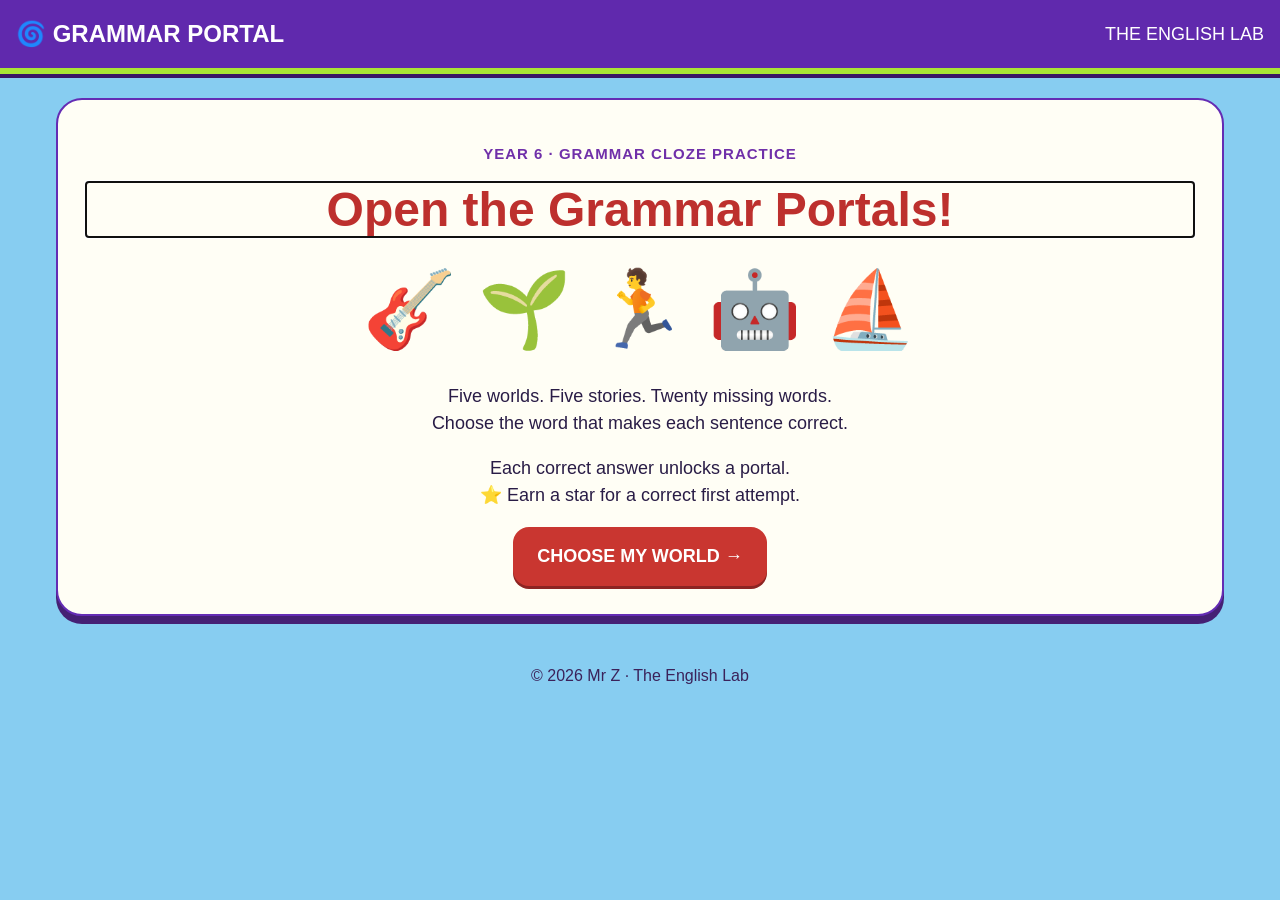
<file: year-6-grammar-portal/index.html>
<!doctype html><html lang="en"><head><meta charset="utf-8"><meta name="viewport" content="width=device-width,initial-scale=1"><title>Grammar Portal · Year 6</title><style>
*{box-sizing:border-box}body{margin:0;background:#d9f3ff;color:#173a51;font:20px/1.5 Arial,sans-serif}header{background:#087d76;color:white;padding:16px;display:flex;justify-content:space-between;gap:10px;flex-wrap:wrap;align-items:center}header strong{font-size:24px}button{font:inherit;font-weight:bold;border:2px solid transparent;border-radius:16px;padding:14px 22px;min-height:56px;background:#086bc7;color:white;cursor:pointer}button:hover{filter:brightness(.95)}button:disabled{cursor:default}button:focus-visible,input:focus-visible,summary:focus-visible{outline:4px solid #c85c10;outline-offset:4px}header button{background:white;color:#173a51;font-size:15px;padding:8px 12px}main{max-width:900px;margin:24px auto;padding:0 16px}.card{background:#fffef6;border:2px solid #8bcecc;border-radius:26px;padding:28px;box-shadow:0 7px 0 #9edbd8}.hero{text-align:center}h1{font-size:clamp(36px,6vw,52px);line-height:1.15;margin:16px 0}h2{font-size:26px;line-height:1.4}.eyebrow{font-size:15px;color:#087d76;font-weight:bold;letter-spacing:1px}.scene{width:100%;max-height:240px;display:block}.storygrid{display:grid;grid-template-columns:repeat(2,1fr);gap:16px}.panel{background:#eaf8f4;border:2px solid #a1d9cb;border-radius:20px;padding:16px}.panel p{margin:8px 0}.answer{display:flex;align-items:center;gap:16px;width:100%;margin:14px 0;text-align:left;background:white;border-color:#87b7dd;color:#173a51}.letter{background:#ffdb69;padding:6px 14px;border-radius:10px}.good{background:#d9f3d8;border-color:#228448}.wrong{background:#ffebe1;border-color:#c45227}.feedback{padding:16px;border-radius:14px;background:#fff0c8;margin:16px 0}details{background:#eff6ff;border-radius:14px;padding:14px;margin:16px 0}summary{cursor:pointer;font-weight:bold;color:#09645e}.actions{display:flex;flex-wrap:wrap;gap:12px;justify-content:center;margin:24px 0 0}.secondary{background:white;color:#086bc7;border-color:#86b8e5}.hud{display:flex;justify-content:space-between;gap:10px}.bar{height:12px;background:#d8e7ef;border-radius:10px;overflow:hidden;margin:14px 0}.bar span{display:block;height:100%;background:#087d76}input{font:inherit;padding:14px;width:100%;border:2px solid #87b7dd;border-radius:14px;margin:8px 0 16px}.score{font-size:56px;font-weight:bold;color:#087d76}footer{text-align:center;padding:24px;font-size:16px}.blink{animation:blink 4s infinite;transform-box:fill-box;transform-origin:center}.sniff{animation:sniff 2s infinite;transform-box:fill-box;transform-origin:center}.zzz{animation:sleep 3s infinite}.paused *{animation:none!important}@keyframes blink{0%,45%,49%,100%{transform:scaleY(1)}47%{transform:scaleY(.1)}}@keyframes sniff{50%{transform:scale(1.15)}}@keyframes sleep{50%{opacity:.4;transform:translateY(-8px)}}@media(prefers-reduced-motion:reduce){*{animation:none!important}}@media(max-width:550px){body{font-size:19px}.card{padding:18px}.storygrid{grid-template-columns:1fr}.scene{max-height:190px}main{padding:0 12px}header strong{font-size:21px}}
body{background:#65c6f3;background-image:radial-gradient(#c8efff 2px,transparent 2px);background-size:28px 28px}header{background:#6435b5;border-bottom:6px solid #ffca35}header button{border-color:#42237d}.card{background:#fffef5;border-color:#6435b5;box-shadow:0 7px 0 #45257e}.hero h1,h1{color:#6435b5}.eyebrow{color:#8a3d00}button{background:#d94720;box-shadow:0 3px 0 #9a3016}.secondary{background:#176ac1;color:white;border-color:#125098;box-shadow:0 3px 0 #104a8a}.panel{background:#fff0bf;border-color:#d69a18}.answer{background:white;box-shadow:0 3px 0 #a9c9ef}.answer.good{background:#d9f3d8;border-color:#228448}.question-malay{padding:14px;background:#fff0bf;border-left:5px solid #e6a313;border-radius:12px;color:#553d14;font-size:18px}details{background:#e8e3ff}summary{color:#543198}.bar span{background:#7b43cf}.score{color:#6435b5}
label{display:block;text-align:left;font-weight:bold}#pupil-form{max-width:420px;margin:24px auto}#recording-status{background:#d9f3d8;border-radius:14px;padding:16px;margin:16px 0}
body{font-size:18px;background:#8ed8f6}main{max-width:1200px}.profiles{display:grid;grid-template-columns:repeat(3,minmax(0,1fr));gap:16px}.profile{background:#fff;border:2px solid var(--person);border-top:8px solid var(--person);border-radius:20px;padding:20px}.profile h2{color:var(--person);margin:8px 0}.portrait{height:110px;width:100%}.profile p{line-height:1.7}.question-box{background:#fff0c1;border:2px solid #dfa624;padding:22px;border-radius:20px;margin:24px 0}.answer-row{display:grid;grid-template-columns:repeat(3,1fr);gap:12px}.answer{margin:0;justify-content:center;flex-wrap:wrap}.review-item{padding:20px;background:white;border:2px solid #b3cfe5;border-radius:18px;margin:16px 0}mark{background:#ffe066;color:#173a51;padding:2px}.evidence{border-left:5px solid #16843c;padding:12px 16px;background:#e3f7de}.help{font-size:15px}.hud{flex-wrap:wrap}.profile summary{font-size:16px}.read-person{font-size:15px;min-height:44px;padding:8px 12px}button:disabled{opacity:.85}h1{font-size:clamp(32px,5vw,48px)}@media(max-width:850px){.profiles{grid-template-columns:1fr}.profile{padding:16px}.portrait{height:90px}.answer-row{grid-template-columns:1fr}.answer{justify-content:flex-start}main{max-width:700px}}@media(prefers-reduced-motion:no-preference){.eyes{animation:blink 4s infinite;transform-box:fill-box;transform-origin:center}}.paused *{animation:none!important}
#run-world{width:100%;aspect-ratio:2.5/1;border:3px solid #173a51;border-radius:18px;display:block}.run-controls{display:flex;gap:14px;margin:16px 0}.run-controls button{min-height:64px;touch-action:none}.run-controls #run-jump{flex:1;background:#1263d5}#gate:disabled{background:#718297}@media(max-width:600px){#run-world{aspect-ratio:1.55/1}.run-controls{position:sticky;bottom:8px;padding:10px;background:#fffef5ed;border-radius:16px;z-index:4}}
#slice-world{width:100%;aspect-ratio:800/460;display:block;border:4px solid #743bc1;border-radius:22px;touch-action:none;cursor:crosshair}.slice-card{max-width:1000px;margin:auto}.slice-card h1{color:#b63a1f}.slice-hud{display:flex;justify-content:space-between;align-items:center;gap:12px;margin:16px 0;font-weight:bold}.tap-fruit{display:flex;gap:10px;flex-wrap:wrap}.tap-fruit button{min-height:56px}#gate:disabled{background:#718297}#gate{width:100%;min-height:60px}@media(max-width:600px){#slice-world{aspect-ratio:1.1/1}.slice-card{padding:14px}.slice-hud{font-size:16px}}
#run-world{width:100%;aspect-ratio:2.5/1;border:3px solid #173a51;border-radius:18px;display:block}.run-controls{display:flex;gap:14px;margin:16px 0}.run-controls button{min-height:64px;touch-action:none}.run-controls #run-jump{flex:1;background:#1263d5}#gate:disabled{background:#718297}@media(max-width:600px){#run-world{aspect-ratio:1.55/1}.run-controls{position:sticky;bottom:8px;padding:10px;background:#fffef5ed;border-radius:16px;z-index:4}}
/* Fruit arcade theme */
body{background-color:#ffbc35;background-image:radial-gradient(#ffeab0 2px,transparent 2px);background-size:26px 26px;color:#291c46}
header{background:#6029ad;border-bottom:6px solid #a9e536;box-shadow:0 4px 0 #391665}header button{color:#482279;border-color:#391665}
.card{background:#fffef5;border-color:#642cb4;box-shadow:0 8px 0 #452074}
h1,.hero h1,.slice-card h1{color:#bd302d}.eyebrow{color:#7030a9}.score{color:#5c269f}
button{background:#c93630;box-shadow:0 3px 0 #8d2422;color:white}.secondary{background:#612eaa;border-color:#452074;color:white;box-shadow:0 3px 0 #391665}
.question-box{background:#fff0b1;border-color:#d89700}.question-box h2{color:#3e2460}
.profile{background:#fff}.profile:nth-child(1){background:#f5edff}.profile:nth-child(2){background:#e7f5ff}.profile:nth-child(3){background:#fff0df}
.answer{background:white;color:#291c46;border-color:#8c5ec6;box-shadow:0 3px 0 #d3bce9}.letter{background:#ffd339;color:#342046}
.answer.good,.feedback.good{background:#e0f8c9;border-color:#3b8519}.answer.wrong{background:#ffe4df;border-color:#b83a2b}
.feedback{background:#ffe8ac;color:#442b15}.evidence{background:#e0f8c9;border-left-color:#3b8519;color:#243a15}
details{background:#eee5ff}summary{color:#53278d}.bar{background:#e3d5f4}.bar span{background:#6ba721}
#slice-world{border-color:#a8df30;box-shadow:0 5px 0 #425e15}.slice-hud{background:#eee5ff;padding:12px;border-radius:14px;color:#482279}.slice-hud #slice-pause{background:#612eaa}
#gate{background:#387b16;color:white;box-shadow:0 3px 0 #24540e}#gate:disabled{background:#647052;color:#fff;box-shadow:none}
.tap-fruit button{background:#612eaa}mark{background:#ffd339;color:#291c46}footer{color:#3b225a}

body{background:#87cdf1}.themes{display:grid;grid-template-columns:repeat(2,minmax(0,1fr));gap:16px}.theme{padding:24px;display:flex;flex-direction:column;gap:8px;align-items:center}.theme span{font-size:45px}.theme:disabled{background:#d7dfdc;color:#43504b;box-shadow:none}.passage{font-size:21px;line-height:2;white-space:pre-line;padding:24px;background:#fff;border:2px solid #b6c9e3;border-radius:20px}.blank{display:inline-block;padding:0 8px;background:#e8e3ff;border-radius:8px;font-weight:bold;white-space:normal}.blank.current{background:#ffe077;outline:2px solid #a9780b}.blank.solved{background:#d9efce}.prompt{margin:20px 0;padding:20px;background:#fff0be;border:2px solid #d8a12b;border-radius:20px}.maze{display:flex;justify-content:center;align-items:center;gap:12px;flex-wrap:wrap;padding:18px;background:#ebe2fa;border-radius:20px;margin:18px 0}.portal{width:55px;height:55px;border-radius:50%;display:grid;place-items:center;background:#9c81c7;color:white;border:3px solid #563c82;font-weight:bold}.portal.active{background:#ffd140;color:#38254e;box-shadow:0 0 0 5px #ffecaa}.portal.done{background:#168448}.answer-row{display:grid;grid-template-columns:repeat(3,1fr);gap:12px}.answer{margin:0}.big-icon{font-size:75px}.explainer{padding:18px;background:#ddf4d5;border-radius:14px}.passage-actions{margin:14px 0;display:flex;gap:12px;flex-wrap:wrap}.review-block{margin:18px 0;padding:20px;background:#edf5ff;border-radius:18px}#complete-passage{white-space:pre-line}button:disabled{cursor:default}@media(max-width:600px){.themes,.answer-row{grid-template-columns:1fr}.passage{padding:16px;font-size:19px}.portal{width:45px;height:45px}.prompt{padding:16px}}
.answer.selected{background:#ffe077;border-color:#9b6d0d;box-shadow:0 0 0 3px #ffeab0}input{display:block;width:100%;font:inherit;padding:14px;border:2px solid #6434b0;border-radius:12px;margin:8px 0 20px}label{display:block;text-align:left;font-weight:bold}#pupil-form{max-width:440px;margin:24px auto}#recording-status{background:#ddf4d5;border-radius:16px;padding:18px;margin:18px 0}</style></head><body><header><strong>🌀 GRAMMAR PORTAL</strong><span>THE ENGLISH LAB</span></header><main id="app"></main><footer>© 2026 Mr Z · The English Lab</footer><script>
const sets=[{"title": "From Legends to Songs", "theme": "Music & Legends", "icon": "🎸", "color": "#7438b8", "text": "Martin Stark loved traditional folk songs because they told stories about history. When he was young, he {0} to write a song about the legend of Robin Hood.\n\nHe practiced the guitar every single day and performed for his friends. His catchy songs were loved {1} many people in his town, and his friends often asked him to play again. Martin wanted to share his music online so that people in other countries could hear {2} too.\n\nNow, Martin is preparing for an exciting new project. He is {3} to learn how to play the accordion next year so that he can travel and perform around the world.", "qs": [[["decide", "decided", "deciding"], 1, "“When he was young” tells us this happened in the past. Use “decided”.", "“Ketika dia masih muda” menunjukkan masa lalu. Gunakan “decided”."], [["by", "for", "with"], 0, "In the passive phrase “were loved by”, “by” introduces the people who loved the songs.", "Dalam frasa pasif “were loved by”, “by” memperkenalkan orang yang menyukai lagu itu."], [["it", "him", "them"], 0, "“It” refers to his music. “Music” is uncountable and takes “it”.", "“It” merujuk kepada muziknya. “Music” ialah kata nama tidak boleh bilang."], [["go", "goes", "going"], 2, "Use “is going to” for a future plan.", "Gunakan “is going to” untuk rancangan masa hadapan."]]}, {"title": "The School Garden", "theme": "Nature & Gardening", "icon": "🌱", "color": "#167448", "text": "Last Saturday, Aina {0} some seeds in the school garden. Her friends helped her prepare the soil.\n\nThey carried water {1} small buckets. Aina put the seeds in neat rows and watered {2} carefully.\n\nNext week, the gardening club is going to {3} signs beside the plants. Everyone is excited to see the first green leaves.", "qs": [[["plants", "planted", "planting"], 1, "“Last Saturday” needs the past tense: “planted”.", "“Sabtu lalu” memerlukan kata kerja masa lalu: “planted”."], [["in", "on", "at"], 0, "Water is carried inside buckets, so use “in”.", "Air dibawa di dalam baldi, jadi gunakan “in”."], [["it", "him", "them"], 2, "“Seeds” is plural, so the matching object pronoun is “them”.", "“Seeds” ialah jamak, jadi kata ganti objek yang sesuai ialah “them”."], [["make", "made", "making"], 0, "Use the base verb after “going to”: “make”.", "Gunakan kata kerja bentuk asas selepas “going to”: “make”."]]}, {"title": "A Race to Remember", "theme": "Sport & Teamwork", "icon": "🏃", "color": "#ba4029", "text": "Yesterday, Ravi {0} in the school relay race. He was nervous, but his teammates encouraged him.\n\nHe passed the baton {1} his friend safely. The crowd cheered because {2} were running very fast.\n\nThe team did not win, but they were proud. They will {3} together again tomorrow and try to improve.", "qs": [[["runs", "running", "ran"], 2, "“Yesterday” signals the past. The past tense of “run” is “ran”.", "“Semalam” menunjukkan masa lalu. Bentuk lampau “run” ialah “ran”."], [["to", "by", "on"], 0, "We pass something “to” another person.", "Kita menyerahkan sesuatu “to” orang lain."], [["he", "they", "it"], 1, "“They” refers to Ravi and his teammates.", "“They” merujuk kepada Ravi dan rakan sepasukannya."], [["trained", "training", "train"], 2, "After “will”, use the base form “train”.", "Selepas “will”, gunakan bentuk asas “train”."]]}, {"title": "The Helpful Robot", "theme": "Science & Invention", "icon": "🤖", "color": "#126dba", "text": "Mei and her brother {0} a small robot last month. It could move around their living room.\n\nThey made its body {1} recycled boxes. Their teacher asked {2} to bring the robot to the science fair.\n\nMei is now {3} a new programme so that the robot can follow a black line on the floor.", "qs": [[["build", "built", "building"], 1, "“Last month” needs the past form “built”.", "“Bulan lalu” memerlukan bentuk lampau “built”."], [["from", "at", "under"], 0, "“Made from” tells us the material used.", "“Made from” memberitahu bahan yang digunakan."], [["they", "their", "them"], 2, "After “asked”, use the object pronoun “them”.", "Selepas “asked”, gunakan kata ganti objek “them”."], [["write", "writes", "writing"], 2, "“Is now” is followed by an -ing verb: “writing”.", "“Is now” diikuti kata kerja berakhiran -ing: “writing”."]]}, {"title": "The Island Visit", "theme": "Travel & Discovery", "icon": "⛵", "color": "#087b86", "text": "During the holidays, Sara {0} a quiet island with her family. They travelled there by boat.\n\nThey stayed {1} a small hotel near the beach. Sara took many photographs and showed {2} to her cousins when she returned home.\n\nHer family enjoyed the trip so much that they are {3} to visit the island again next year.", "qs": [[["visited", "visits", "visiting"], 0, "The trip is finished, so use the past tense “visited”.", "Lawatan itu telah selesai, jadi gunakan bentuk lampau “visited”."], [["on", "in", "by"], 1, "We stay “in” a hotel.", "Kita menginap “in” sebuah hotel."], [["it", "her", "them"], 2, "“Photographs” is plural; use “them”.", "“Photographs” ialah jamak; gunakan “them”."], [["go", "going", "went"], 1, "The future plan uses “are going to”.", "Rancangan masa hadapan menggunakan “are going to”."]]}];let screen='start',setIndex=0,qi=0,records=[],complete=new Set(),selected=null,score=0;const app=document.querySelector('#app');const esc=s=>String(s).replace(/[&<>"']/g,c=>({'&':'&amp;','<':'&lt;','>':'&gt;','"':'&quot;',"'":'&#39;'}[c]));
const SCORE_ENDPOINT = 'https://script.google.com/macros/s/AKfycbyhrggPL55jr-aZU0GdXyE1JEZOJS1Yid_y5sBkDTxf_b-ZO7-l91-ieG_Q7bzFJjvP/exec';let pupil={name:'',pupilClass:''},attempt=null,bridge=null,bridgeTimer=null;
function recordingMessage(){
const box=document.getElementById('recording-status');if(!box)return;
box.textContent=!SCORE_ENDPOINT?'Score recording is not connected yet. Your result has not been sent.':attempt?.status==='saved'?'✓ Your score has been recorded for Mr. Z.':attempt?.status==='failed'?'Your score is waiting to be sent. Reconnecting automatically…':'Sending your score to Mr. Z…';
}
function completeRecording(){
if(!attempt||attempt.payload)return;
attempt.finished=new Date().toISOString();
attempt.payload={id:attempt.id,name:pupil.name,pupilClass:pupil.pupilClass,started:attempt.started,finished:attempt.finished,answers:records.flatMap((set,si)=>set.map((r,qi)=>({history:[...r.wrong,sets[si].qs[qi][1]]})))};
if(SCORE_ENDPOINT)sendScore();
}
function sendScore(){
if(!attempt?.payload||attempt.status==='saved'||!SCORE_ENDPOINT||!navigator.onLine)return;
if(!/^https:\/\/script\.google\.com\/macros\/s\/[A-Za-z0-9_-]+\/exec$/.test(SCORE_ENDPOINT)){attempt.status='failed';recordingMessage();return}
clearTimeout(bridgeTimer);bridge?.remove();attempt.status='sending';recordingMessage();
bridge=document.createElement('iframe');bridge.hidden=true;bridge.title='Private score submission';bridge.src=SCORE_ENDPOINT+'?channel='+encodeURIComponent(attempt.id)+'&parentOrigin='+encodeURIComponent(location.origin);document.body.append(bridge);
bridgeTimer=setTimeout(()=>{if(attempt?.status==='saved')return;attempt.status='failed';recordingMessage();if(attempt.retries++<3)bridgeTimer=setTimeout(sendScore,10000)},30000);
}
window.addEventListener('message',e=>{
if(!attempt||!bridge||!e.data||e.data.channel!==attempt.id||!/^https:\/\/([a-z0-9-]+\.)*googleusercontent\.com$/.test(e.origin))return;
if(e.data.type==='score-ready')e.source.postMessage({type:'save-score',channel:attempt.id,payload:attempt.payload},e.origin);
else if(e.data.type==='score-saved'&&e.data.result?.ok&&e.data.result.id===attempt.id&&e.data.result.score===score){attempt.status='saved';clearTimeout(bridgeTimer);recordingMessage()}
else if(e.data.type==='score-error'){attempt.status='failed';recordingMessage()}
});
window.addEventListener('online',()=>{if(attempt?.status!=='saved')sendScore()});




function reset(){screen="pupil";render()}
function beginAttempt(){clearTimeout(bridgeTimer);bridge?.remove();bridge=null;attempt={id:crypto.randomUUID?.()||("attempt-"+Date.now()+"-"+Math.random().toString(36).slice(2)),started:new Date().toISOString(),status:"idle",payload:null,retries:0};records=sets.map(s=>s.qs.map(()=>({wrong:[],done:false,star:false})));complete.clear();score=0;screen='themes';render()}
function passage(si,filled=false){return sets[si].text.replace(/\{(\d)\}/g,(_,n)=>{let r=records[si][n],q=sets[si].qs[n];return '<span class="blank '+(r.done||filled?'solved':Number(n)===qi&&si===setIndex?'current':'')+'">'+(r.done||filled?esc(q[0][q[1]]):'('+(si===0?6+Number(n):Number(n)+1)+') ____')+'</span>'})}
function say(text){if(!window.speechSynthesis)return;window.speechSynthesis.cancel();let u=new SpeechSynthesisUtterance(text);u.lang='en-GB';u.rate=.85;window.speechSynthesis.speak(u)}
function choose(k){if(records[setIndex][qi].done)return;selected=k;render(false);document.querySelector('#check').focus()}
function check(){let r=records[setIndex][qi],q=sets[setIndex].qs[qi];if(r.done||selected===null||r.wrong.includes(selected))return;if(selected===q[1]){r.done=true;r.star=r.wrong.length===0;if(r.star)score++}else r.wrong.push(selected);selected=null;render(false);document.querySelector('#feedback')?.focus()}
function render(focus=true){window.speechSynthesis?.cancel();let h='';if(screen==='pupil')h='<section class="card hero"><h1>Welcome, explorer!</h1><p>Enter your name and class.<br><span lang="ms">Isi nama dan kelas kamu.</span></p><form id="pupil-form"><label for="pupil-name">Name / Nama</label><input id="pupil-name" required maxlength="80" autocomplete="name" value="'+esc(pupil.name)+'"><label for="pupil-class">Class / Kelas</label><input id="pupil-class" required maxlength="40" placeholder="6 UM" value="'+esc(pupil.pupilClass)+'"><p>Your final mark is sent after all five worlds are complete.</p><button>CHOOSE MY WORLD →</button></form></section>';if(screen==='start')h='<section class="card hero"><p class="eyebrow">YEAR 6 · GRAMMAR CLOZE PRACTICE</p><h1>Open the Grammar Portals!</h1><div class="big-icon">🎸 🌱 🏃 🤖 ⛵</div><p>Five worlds. Five stories. Twenty missing words.<br>Choose the word that makes each sentence correct.</p><p>Each correct answer unlocks a portal.<br>⭐ Earn a star for a correct first attempt.</p><button id="start">CHOOSE MY WORLD →</button></section>';if(screen==='themes')h='<section class="card"><h1>Choose your world</h1><p>'+complete.size+' / 5 worlds complete · ⭐ '+score+' / 20</p><div class="themes">'+sets.map((s,i)=>'<button class="theme" data-set="'+i+'" style="'+(!complete.has(i)?'background:'+s.color:'')+'" '+(complete.has(i)?'disabled':'')+'><span>'+s.icon+'</span><strong>'+s.theme+'</strong><small>'+s.title+' · '+(complete.has(i)?'✓ Complete':'4 grammar portals')+'</small></button>').join('')+'</div></section>';if(screen==='game'){let s=sets[setIndex],r=records[setIndex][qi],q=s.qs[qi];h='<section class="card"><div class="hud"><strong>'+s.icon+' '+s.theme+'</strong><strong>⭐ '+score+' / 20</strong></div><div class="maze" aria-label="Four grammar portals">'+s.qs.map((_,i)=>'<span class="portal '+(records[setIndex][i].done?'done':i===qi?'active':'')+'" aria-label="Portal '+(i+1)+(records[setIndex][i].done?' completed':i===qi?' current':'')+'">'+(records[setIndex][i].done?'✓':i+1)+'</span>').join('')+'</div><h1>'+s.title+'</h1><div class="passage">'+passage(setIndex)+'</div><div class="passage-actions"><button class="secondary" id="read">🔊 Read passage</button><button class="secondary" id="worlds">WORLD MAP</button></div><div class="prompt"><h2 tabindex="-1" id="heading">Choose the word for blank '+(setIndex===0?qi+6:qi+1)+'.</h2><p lang="ms">Pilih perkataan yang betul untuk mengisi tempat kosong yang ditandakan.</p><div class="answer-row">'+q[0].map((w,k)=>'<button class="answer '+(selected===k?'selected':r.done&&k===q[1]?'good':r.wrong.includes(k)?'wrong':'')+'" data-answer="'+k+'" aria-pressed="'+(selected===k)+'" '+(r.done||r.wrong.includes(k)?'disabled':'')+'><span class="letter">'+String.fromCharCode(65+k)+'</span>'+w+'</button>').join('')+'</div>'+(selected!==null&&!r.done?'<p>Your choice: <strong>'+q[0][selected]+'</strong></p><button id="check">CHECK &amp; OPEN PORTAL →</button>':'')+(r.done?'<div class="explainer" tabindex="-1" id="feedback" role="status"><strong>'+(r.star?'⭐ Portal opened!':'✓ Portal opened. Keep learning!')+'</strong><p>'+q[2]+'</p><p lang="ms">'+q[3]+'</p></div><button id="next">'+(qi===3?'COMPLETE THIS WORLD':'NEXT PORTAL →')+'</button>':r.wrong.length?'<div class="feedback" tabindex="-1" id="feedback" role="status">Try another word. Read the words before and after the blank.<br><span lang="ms">Cuba perkataan lain. Baca perkataan sebelum dan selepas tempat kosong.</span></div>':'')+'</div></section>'}if(screen==='worlddone'){let s=sets[setIndex];h='<section class="card"><div class="hero"><span class="big-icon">'+s.icon+'</span><h1>World complete!</h1><p>You opened all four portals.</p></div><h2>'+s.title+'</h2><div class="passage">'+passage(setIndex,true)+'</div><div class="actions"><button id="map">'+(complete.size===5?'SEE FINAL RESULTS':'CHOOSE ANOTHER WORLD')+'</button></div></section>'}if(screen==='results')h='<section class="card hero"><h1>Grammar explorer!</h1><div class="big-icon">🏆</div><div class="score">'+score+' / 20 ⭐</div><p>All five worlds are complete!</p><div id="recording-status" role="status" aria-live="polite"></div><div class="actions"><button id="again">PLAY AGAIN</button><button id="review" class="secondary">REVIEW ANSWERS</button></div></section>';if(screen==='review')h='<section class="card"><h1>Your grammar notebook</h1>'+sets.map((s,si)=>'<article class="review-block"><h2>'+s.icon+' '+s.title+'</h2><div class="passage">'+passage(si,true)+'</div>'+s.qs.map((q,n)=>'<p><strong>Blank '+(si===0?n+6:n+1)+': '+q[0][q[1]]+'</strong><br>'+q[2]+'<br><span lang="ms">'+q[3]+'</span></p>').join('')+'</article>').join('')+'<div class="actions"><button id="again">PLAY AGAIN</button><button id="back" class="secondary">BACK TO RESULTS</button></div></section>';app.innerHTML=h;if(screen==='results'){completeRecording();recordingMessage()}document.querySelector('#pupil-form')?.addEventListener('submit',e=>{e.preventDefault();let name=document.querySelector('#pupil-name').value.trim(),cl=document.querySelector('#pupil-class').value.trim();if(!name||!cl)return;pupil={name,pupilClass:cl};beginAttempt()});document.querySelectorAll('[data-set]').forEach(b=>b.onclick=()=>{setIndex=Number(b.dataset.set);qi=records[setIndex].findIndex(r=>!r.done);selected=null;screen='game';render()});for(let id of ['start','again'])document.getElementById(id)?.addEventListener('click',reset);document.querySelectorAll('[data-answer]').forEach(b=>b.onclick=()=>choose(Number(b.dataset.answer)));document.querySelector('#check')?.addEventListener('click',check);document.querySelector('#next')?.addEventListener('click',()=>{if(!records[setIndex][qi].done)return;if(qi===3){complete.add(setIndex);screen='worlddone'}else qi++;selected=null;render()});document.querySelector('#map')?.addEventListener('click',()=>{screen=complete.size===5?'results':'themes';render()});document.querySelector('#worlds')?.addEventListener('click',()=>{screen='themes';render()});document.querySelector('#review')?.addEventListener('click',()=>{screen='review';render()});document.querySelector('#back')?.addEventListener('click',()=>{screen='results';render()});document.querySelector('#read')?.addEventListener('click',()=>say(sets[setIndex].text.replace(/\{\d\}/g,' blank ')));if(!window.speechSynthesis&&document.querySelector('#read')){document.querySelector('#read').disabled=true;document.querySelector('#read').textContent='Read aloud unavailable'}if(focus){window.scrollTo(0,0);let e=document.querySelector('#heading')||app.querySelector('h1');e?.setAttribute('tabindex','-1');e?.focus({preventScroll:true})}}
render();</script></body></html>
</file>
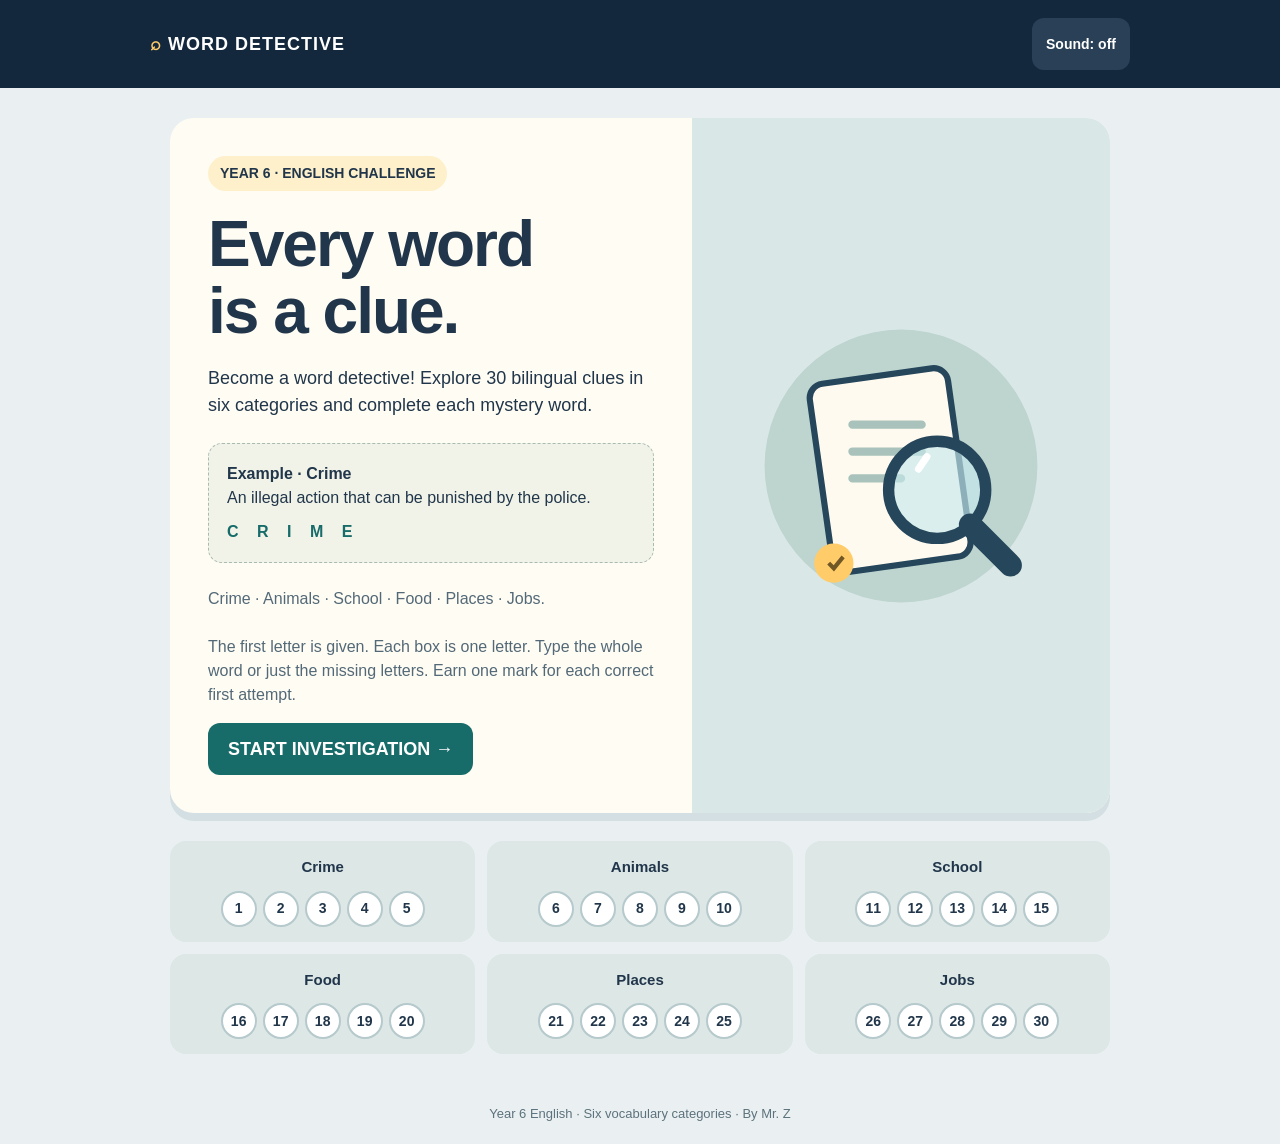
<file: year-6-word-detective/index.html>
<!doctype html><html lang="en"><head><meta charset="utf-8"><meta name="viewport" content="width=device-width,initial-scale=1"><meta name="theme-color" content="#14283d"><title>Word Detective · Year 6 English</title><style>
:root{--navy:#14283d;--ink:#21364a;--gold:#ffcc69;--teal:#176b69;--paper:#fffcf4}*{box-sizing:border-box}body{margin:0;background:#eaf0f2;color:var(--ink);font-family:'Trebuchet MS',Arial,sans-serif;font-size:18px;line-height:1.5}button,input{font:inherit}button{cursor:pointer;border:0;min-height:52px;border-radius:12px;font-weight:bold;padding:12px 20px}button:hover:not(:disabled){filter:brightness(.95)}button:disabled{opacity:.55;cursor:default}button:focus-visible,input:focus-visible,summary:focus-visible{outline:4px solid #227bd0;outline-offset:4px}header{background:var(--navy);color:white;padding:18px 24px}.header-inner{max-width:980px;margin:auto;display:flex;align-items:center;justify-content:space-between;gap:12px}.logo{font-weight:900;letter-spacing:1px}.logo span{color:var(--gold)}.sound{background:#2a4057;color:white;font-size:14px;padding:10px 14px}main{max-width:980px;margin:30px auto;padding:0 20px}h1{font-size:clamp(36px,6vw,64px);line-height:1.05;letter-spacing:-2px;margin:20px 0}h2{font-size:30px;line-height:1.2;margin:12px 0}p{margin:16px 0}.eyebrow{font-size:13px;font-weight:bold;letter-spacing:2px;text-transform:uppercase;color:var(--teal)}.hero{display:grid;grid-template-columns:1.25fr 1fr;border-radius:24px;background:var(--paper);overflow:hidden;box-shadow:0 8px 0 #d3dfe2}.copy{padding:38px}.art{background:#d9e7e6;display:grid;place-items:center;padding:20px}.art svg{width:100%;max-width:310px}.tag{background:#fff0cc;border-radius:20px;padding:7px 12px;font-size:14px;display:inline-block;font-weight:bold}.primary{background:var(--teal);color:white}.secondary{background:#e8eef0;color:var(--ink)}.example{margin:24px 0;padding:18px;background:#f1f3e9;border:1px dashed #a9bab1;border-radius:14px;font-size:16px}.example strong{letter-spacing:7px;display:block;color:var(--teal);margin-top:10px}.notes{color:#536977;font-size:16px}.status{display:flex;justify-content:space-between;align-items:center;gap:12px;font-size:15px;font-weight:bold}.score{background:#fff0cc;padding:8px 15px;border-radius:22px}.track{height:8px;background:#cedbdd;border-radius:10px;margin:15px 0 24px;overflow:hidden}.bar{height:100%;background:var(--teal);transition:width .3s}.case{background:var(--paper);border:1px solid #d7e1e1;border-radius:24px;box-shadow:0 7px 0 #d3dfe2;overflow:hidden}.case-top{display:flex;align-items:center;gap:22px;padding:24px 30px;background:#deebe8}.case-top svg{width:90px;height:90px;flex-shrink:0}.case-top h2{margin:8px 0}.case-body{padding:30px}.clue{font-size:25px;line-height:1.4;margin:14px 0 24px;max-width:700px}.slots{display:flex;gap:8px;flex-wrap:wrap;margin:14px 0 24px}.slot{width:46px;height:54px;display:grid;place-items:center;border:2px solid #bfccce;border-bottom:4px solid #728e93;background:white;border-radius:9px;font-weight:bold;font-size:26px;text-transform:uppercase}.slot.fixed{background:var(--gold);border-color:#c49337}.slot.filled{border-color:var(--teal);color:var(--teal)}label{display:block;font-weight:bold;font-size:17px;margin-bottom:8px}input{width:100%;max-width:450px;padding:14px;border:2px solid #a7bdc1;border-radius:12px;min-height:56px;background:white;color:var(--ink);font-size:21px}input:disabled{background:#eff4ed}.form-actions{display:flex;gap:12px;flex-wrap:wrap;margin-top:16px}.feedback{margin-top:20px;border-radius:12px;padding:15px;background:#edf4df}.feedback:empty{display:none}.feedback.try{background:#fff0d9}.hint{color:#526b73;font-size:16px}.next{margin-top:20px}.map{display:flex;justify-content:center;gap:14px;margin:28px 0}.step{width:44px;height:44px;display:grid;place-items:center;background:white;border:2px solid #b6c9cc;border-radius:50%;font-weight:bold}.step.active{background:var(--gold);border-color:#c49337}.step.done{background:var(--teal);color:white;border-color:var(--teal)}.result{background:var(--paper);border-radius:24px;padding:35px;text-align:center}.result svg{width:150px}.big{font-size:68px;font-weight:900;margin:15px}.big span{font-size:27px;color:#5b6f79}.actions{display:flex;gap:12px;justify-content:center;flex-wrap:wrap}.review{display:grid;gap:16px;margin:24px 0}.review article{background:var(--paper);border:1px solid #d3dfe2;border-radius:16px;padding:24px}.answer{color:var(--teal);font-size:24px;font-weight:bold;letter-spacing:2px}.footer{text-align:center;font-size:13px;color:#5c727c;padding:20px}.celebrate{animation:pop .4s ease}@keyframes pop{50%{transform:scale(1.04)}}[hidden]{display:none!important}@media(max-width:600px){header{padding:12px}.logo{font-size:15px}.sound{font-size:13px;padding:10px}main{margin:18px auto;padding:0 12px}.hero{grid-template-columns:1fr}.copy{padding:25px}.art{padding:0}.art svg{height:160px}.case-top{padding:16px;gap:14px}.case-top svg{width:60px;height:60px}.case-top h2{font-size:24px}.case-body{padding:20px}.clue{font-size:22px}.slots{gap:6px}.slot{width:33px;height:46px;font-size:23px}input{max-width:none}.form-actions{display:grid;grid-template-columns:1fr 1fr;gap:8px}.form-actions .primary{grid-column:1/-1}.form-actions button{font-size:15px;padding:12px 8px}.next{width:100%}.result{padding:25px 18px}.actions button{width:100%}}@media(prefers-reduced-motion:reduce){*{animation:none!important;transition:none!important}}
.translation{background:#edf2f1;border-left:3px solid #8caeaa;border-radius:0 10px 10px 0;padding:12px 15px;font-size:17px;color:#3d5963;margin:0 0 24px}.translation span{display:block;font-size:12px;font-weight:bold;letter-spacing:1px;color:#176b69;margin-bottom:5px}.clue{margin-bottom:14px}.mission-map{display:grid;grid-template-columns:repeat(3,minmax(0,1fr));gap:12px;margin:28px 0}.category-map{background:#dce7e6;border-radius:16px;padding:15px 10px}.category-name{text-align:center;font-size:15px;font-weight:bold}.category-map .map{gap:6px;margin:12px 0 0}.category-map .step{width:36px;height:36px;font-size:14px}.slot.space{width:10px;border:0;background:transparent}.slots{gap:5px}.slot{width:35px;height:48px;font-size:23px}@media(max-width:600px){.mission-map{grid-template-columns:repeat(2,minmax(0,1fr));gap:8px}.category-map{padding:12px 5px}.category-map .map{gap:4px}.category-map .step{width:27px;height:32px;font-size:12px}.slots{gap:3px}.slot{width:23px;height:39px;font-size:20px}.slot.space{width:7px}}</style></head><body><header><div class="header-inner"><div class="logo"><span>⌕</span> WORD DETECTIVE</div><button class="sound" id="sound" aria-pressed="false">Sound: off</button></div></header><main id="app"></main><footer class="footer">Year 6 English · Six vocabulary categories · By Mr. Z</footer><script>
'use strict';
const cases=[
{category:"Crime",number:21,title:'The Hidden Face',clue:'Something a robber might wear over their face.',malay:'Sesuatu yang mungkin dipakai oleh perompak untuk menutup muka mereka.',word:'mask',hint:'It covers the face. The word ends with k.',meaning:'A covering worn over the face.'},
{category:"Crime",number:22,title:'The Missing Piece',clue:'A piece of information or an object that helps someone solve a puzzle.',malay:'Maklumat atau objek yang membantu seseorang menyelesaikan teka-teki.',word:'clue',hint:'Detectives look for these to solve a mystery. The word ends with e.',meaning:'Information that helps solve a mystery or puzzle.'},
{category:"Crime",number:23,title:'The Stolen Treasure',clue:'An act of stealing money or things from a bank, shop, or museum.',malay:'Perbuatan mencuri wang atau barang dari bank, kedai atau muzium.',word:'robbery',hint:'Think of the word robber. Change its ending to make the name of the act.',meaning:'The act of stealing money or things from a place or person.'},
{category:"Crime",number:24,title:'Who Took It?',clue:'A person who steals things that do not belong to them',malay:'Seseorang yang mencuri barang yang bukan miliknya.',word:'thief',hint:'This person steals. The middle letters are ie.',meaning:'A person who steals.'},
{category:"Crime",number:25,title:'The Written Record',clue:'A policeman wrote down about what happened to the victims.',malay:'Seorang anggota polis mencatat perkara yang berlaku kepada mangsa.',word:'report',hint:'A written account of what happened. The word ends with t.',meaning:'A written account of an event.'},
{"category": "Animals", "number": 26, "title": "Animals Word 1", "clue": "A large animal with a long trunk.", "malay": "Haiwan besar yang mempunyai belalai panjang.", "word": "elephant", "hint": "It uses its trunk to pick up food.", "meaning": "A large animal with a trunk."},
{"category": "Animals", "number": 27, "title": "Animals Word 2", "clue": "An animal with a very long neck.", "malay": "Haiwan yang mempunyai leher yang sangat panjang.", "word": "giraffe", "hint": "It can reach leaves high in trees.", "meaning": "A tall animal with a long neck."},
{"category": "Animals", "number": 28, "title": "Animals Word 3", "clue": "An animal with black and white stripes.", "malay": "Haiwan yang mempunyai belang hitam dan putih.", "word": "zebra", "hint": "It looks like a striped horse.", "meaning": "An animal with black and white stripes."},
{"category": "Animals", "number": 29, "title": "Animals Word 4", "clue": "An insect with colourful wings that starts life as a caterpillar.", "malay": "Serangga bersayap berwarna-warni yang bermula sebagai ulat beluncas.", "word": "butterfly", "hint": "Its name ends with fly.", "meaning": "An insect with broad, often colourful wings."},
{"category": "Animals", "number": 30, "title": "Animals Word 5", "clue": "A black and white bird that cannot fly and lives in cold places.", "malay": "Burung hitam dan putih yang tidak boleh terbang dan hidup di tempat sejuk.", "word": "penguin", "hint": "It is a good swimmer.", "meaning": "A flightless bird adapted to swimming."},
{"category": "School", "number": 31, "title": "School Word 1", "clue": "A person who helps pupils learn in a classroom.", "malay": "Seseorang yang membantu murid belajar di dalam kelas.", "word": "teacher", "hint": "This person teaches lessons.", "meaning": "A person who teaches."},
{"category": "School", "number": 32, "title": "School Word 2", "clue": "A place where books are kept for people to read or borrow.", "malay": "Tempat buku disimpan untuk dibaca atau dipinjam.", "word": "library", "hint": "You borrow books from this place.", "meaning": "A place with books to read or borrow."},
{"category": "School", "number": 33, "title": "School Word 3", "clue": "A tool used to draw straight lines and measure length.", "malay": "Alat untuk melukis garisan lurus dan mengukur panjang.", "word": "ruler", "hint": "It often shows centimetres.", "meaning": "A tool for measuring and drawing straight lines."},
{"category": "School", "number": 34, "title": "School Word 4", "clue": "A small object used to rub out pencil marks.", "malay": "Objek kecil untuk memadam kesan tulisan pensel.", "word": "eraser", "hint": "Its name starts with erase.", "meaning": "An object that removes pencil marks."},
{"category": "School", "number": 35, "title": "School Word 5", "clue": "A book that explains the meanings of words.", "malay": "Buku yang menerangkan maksud perkataan.", "word": "dictionary", "hint": "Words in this book are in alphabetical order.", "meaning": "A reference book of words and their meanings."},
{"category": "Food", "number": 36, "title": "Food Word 1", "clue": "A meal eaten in the morning before the day begins.", "malay": "Hidangan yang dimakan pada waktu pagi sebelum memulakan hari.", "word": "breakfast", "hint": "Its name ends with fast.", "meaning": "The first meal of the day."},
{"category": "Food", "number": 37, "title": "Food Word 2", "clue": "Two slices of bread with a filling between them.", "malay": "Dua keping roti dengan inti di antaranya.", "word": "sandwich", "hint": "You can fill it with egg or cheese.", "meaning": "Bread with a filling between slices."},
{"category": "Food", "number": 38, "title": "Food Word 3", "clue": "A long yellow fruit that you peel before eating.", "malay": "Buah kuning yang panjang dan dikupas sebelum dimakan.", "word": "banana", "hint": "Its last four letters are nana.", "meaning": "A long fruit with a peel."},
{"category": "Food", "number": 39, "title": "Food Word 4", "clue": "A sweet frozen food often served in a cone.", "malay": "Makanan beku yang manis dan sering dihidangkan dalam kon.", "word": "ice cream", "hint": "The first word is ice.", "meaning": "A sweet frozen dessert."},
{"category": "Food", "number": 40, "title": "Food Word 5", "clue": "A list of food and drinks available in a restaurant.", "malay": "Senarai makanan dan minuman yang tersedia di restoran.", "word": "menu", "hint": "You read it before ordering food.", "meaning": "A list of available food and drinks."},
{"category": "Places", "number": 41, "title": "Places Word 1", "clue": "A place where doctors and nurses care for sick people.", "malay": "Tempat doktor dan jururawat merawat orang yang sakit.", "word": "hospital", "hint": "People go here for medical treatment.", "meaning": "A place providing medical treatment."},
{"category": "Places", "number": 42, "title": "Places Word 2", "clue": "A place where you can buy stamps and send letters.", "malay": "Tempat untuk membeli setem dan menghantar surat.", "word": "post office", "hint": "The first word is post.", "meaning": "A place for sending letters and parcels."},
{"category": "Places", "number": 43, "title": "Places Word 3", "clue": "A place where planes take off and land.", "malay": "Tempat kapal terbang berlepas dan mendarat.", "word": "airport", "hint": "Its name begins with air.", "meaning": "A place used by aircraft and passengers."},
{"category": "Places", "number": 44, "title": "Places Word 4", "clue": "A place where old objects and works of art are displayed.", "malay": "Tempat objek lama dan karya seni dipamerkan.", "word": "museum", "hint": "You can learn about history here.", "meaning": "A place that displays objects of interest."},
{"category": "Places", "number": 45, "title": "Places Word 5", "clue": "A large shop where you can buy groceries and household goods.", "malay": "Kedai besar untuk membeli barangan runcit dan keperluan rumah.", "word": "supermarket", "hint": "Its name starts with super.", "meaning": "A large shop selling food and household goods."},
{"category": "Jobs", "number": 46, "title": "Jobs Word 1", "clue": "A person who treats people who are ill.", "malay": "Seseorang yang merawat orang yang sakit.", "word": "doctor", "hint": "This person may work in a clinic or hospital.", "meaning": "A person trained to treat illness."},
{"category": "Jobs", "number": 47, "title": "Jobs Word 2", "clue": "A person who puts out fires and rescues people.", "malay": "Seseorang yang memadam kebakaran dan menyelamatkan orang.", "word": "firefighter", "hint": "The word starts with fire.", "meaning": "A person trained to fight fires."},
{"category": "Jobs", "number": 48, "title": "Jobs Word 3", "clue": "A person who cooks food in a restaurant.", "malay": "Seseorang yang memasak makanan di restoran.", "word": "chef", "hint": "This four-letter word ends with f.", "meaning": "A professional cook."},
{"category": "Jobs", "number": 49, "title": "Jobs Word 4", "clue": "A person who flies a plane.", "malay": "Seseorang yang menerbangkan kapal terbang.", "word": "pilot", "hint": "This person works in a cockpit.", "meaning": "A person who controls an aircraft."},
{"category": "Jobs", "number": 50, "title": "Jobs Word 5", "clue": "A person who grows crops or keeps animals for food.", "malay": "Seseorang yang menanam tanaman atau menternak haiwan untuk makanan.", "word": "farmer", "hint": "This person works on a farm.", "meaning": "A person who works on a farm."}
];
const icon='<svg viewBox="0 0 300 300" role="img" aria-label="A detective notebook and magnifying glass"><circle cx="150" cy="150" r="132" fill="#bdd4cf"/><rect x="72" y="62" width="135" height="184" rx="14" fill="#fffaf0" stroke="#25465b" stroke-width="6" transform="rotate(-8 140 154)"/><path d="M103 101h seventy"/><path d="M103 110h67m-67 26h67m-67 26h47" stroke="#a9c3bc" stroke-width="8" stroke-linecap="round"/><circle cx="185" cy="173" r="47" fill="#c5e9ed" fill-opacity=".65" stroke="#25465b" stroke-width="11"/><path d="m217 207 39 39" stroke="#25465b" stroke-width="22" stroke-linecap="round"/><path d="m167 153 8-12" stroke="white" stroke-width="7" stroke-linecap="round"/><circle cx="85" cy="244" r="19" fill="#ffcc69"/><path d="m80 244 5 5 9-11" stroke="#715726" stroke-width="4" fill="none"/></svg>'.replace('<path d="M103 101h seventy"/>','');
const app=document.getElementById('app');let state={screen:'start',index:0,score:0,records:[]},sound=false,audio;
function map(){return '<section class="mission-map" aria-label="Category progress">'+['Crime','Animals','School','Food','Places','Jobs'].map((name,g)=>'<div class="category-map"><div class="category-name">'+name+'</div><div class="map">'+cases.slice(g*5,g*5+5).map((c,j)=>{const i=g*5+j;return '<span class="step '+(state.records[i]?.complete?'done':state.screen==='game'&&i===state.index?'active':'')+'" '+(state.screen==='game'&&i===state.index?'aria-current="step"':'')+' aria-label="'+name+' case '+(j+1)+(state.records[i]?.complete?' completed':'')+'">'+(state.records[i]?.complete?'✓':i+1)+'</span>'}).join('')+'</div></div>').join('')+'</section>'}

function render(){
if(state.screen==='start')app.innerHTML='<section class="hero"><div class="copy"><span class="tag">YEAR 6 · ENGLISH CHALLENGE</span><h1>Every word<br>is a clue.</h1><p>Become a word detective! Explore 30 bilingual clues in six categories and complete each mystery word.</p><div class="example"><b>Example · Crime</b><br>An illegal action that can be punished by the police.<strong>C R I M E</strong></div><p class="notes">Crime · Animals · School · Food · Places · Jobs.<br><br>The first letter is given. Each box is one letter. Type the whole word or just the missing letters. Earn one mark for each correct first attempt.</p><button class="primary" id="start">START INVESTIGATION →</button></div><div class="art">'+icon+'</div></section>'+map();
if(state.screen==='game'){const c=cases[state.index],r=state.records[state.index];app.innerHTML='<div class="status"><span>CASE '+(state.index+1)+' OF '+cases.length+'</span><span class="score">★ '+state.score+' / '+cases.length+' marks</span></div><div class="track" role="progressbar" aria-label="Completed cases" aria-valuemin="0" aria-valuemax="'+cases.length+'" aria-valuenow="'+state.records.filter(x=>x.complete).length+'"><div class="bar" style="width:'+state.records.filter(x=>x.complete).length/cases.length*100+'%"></div></div><section class="case"><div class="case-top">'+icon+'<div><span class="eyebrow">'+c.category+' · CASE '+(state.index+1)+'</span><h2 id="heading" tabindex="-1">'+c.title+'</h2></div></div><div class="case-body"><div class="eyebrow">YOUR CLUE</div><p class="clue">'+c.clue+'</p><p class="translation" lang="ms"><span>Bahasa Melayu</span>'+c.malay+'</p><div class="slots" aria-label="'+c.word.replace(/ /g,'').length+' letters, starting with '+c.word[0].toUpperCase()+'">'+[...c.word].map((l,i)=>'<span aria-hidden="true" class="slot '+(l===' '?'space':!i?'fixed':r.complete?'filled':'')+'">'+(l===' '?'':!i||r.complete?l:'_')+'</span>').join('')+'</div><form id="answer-form"><label for="word">What is the word?</label><input id="word" type="text" autocomplete="off" autocapitalize="none" spellcheck="false" enterkeyhint="done" aria-describedby="help feedback" '+(r.complete?'disabled':'')+'><p id="help" class="hint">Starts with '+c.word[0].toUpperCase()+' · '+c.word.replace(/ /g,'').length+' letters. Whole word or missing letters accepted.</p><div class="form-actions"><button class="primary" type="submit" '+(r.complete?'disabled':'')+'>CHECK ANSWER</button><button class="secondary" type="button" id="hint" '+(r.complete?'disabled':'')+'>HINT (NO MARK)</button><button class="secondary" type="button" id="read">▶ READ CLUE</button></div></form><div class="feedback '+(!r.complete?'try':'')+'" id="feedback" role="status" aria-live="polite">'+(r.message||'')+'</div><button class="primary next" id="continue" '+(!r.complete?'hidden':'')+'>'+(state.index===cases.length-1?'SEE RESULTS':'NEXT CASE →')+'</button></div></section>'+map();if(r.complete)document.getElementById('word').value=c.word;configureSpeech()}
if(state.screen==='results')app.innerHTML='<section class="result">'+icon+'<p class="eyebrow">INVESTIGATION COMPLETE</p><h1 style="font-size:40px">Case closed, detective!</h1><div class="big">'+state.score+' <span>/ '+cases.length+' marks</span></div><p>You solved all 30 mystery words.<br>'+(state.score===cases.length?'Excellent vocabulary and spelling!':'Every clue helps you learn. Try again to build your score!')+'</p><div class="actions"><button id="again" class="primary">PLAY AGAIN</button><button id="review" class="secondary">REVIEW WORDS</button></div></section>'+map();
if(state.screen==='review')app.innerHTML='<span class="eyebrow">DETECTIVE’S WORD BOOK</span><h1 style="font-size:38px" id="heading" tabindex="-1">Your 30 discoveries</h1><div class="review">'+cases.map((c,i)=>'<article><span class="eyebrow">'+c.category+' · CASE '+(i+1)+' · '+(state.records[i].mark?'★ First attempt':'✓ Learned with help')+'</span><h2>'+c.title+'</h2><p>'+c.clue+'</p><p class="translation" lang="ms"><span>Bahasa Melayu</span>'+c.malay+'</p><div class="answer">'+c.word.toUpperCase()+'</div><p>'+c.meaning+'</p></article>').join('')+'</div><div class="actions"><button class="primary" id="again">PLAY AGAIN</button><button class="secondary" id="results">BACK TO RESULTS</button></div>';
}
function stopSpeech(){if('speechSynthesis'in window)window.speechSynthesis.cancel()}
function focusPage(){(document.getElementById('heading')||document.getElementById('again'))?.focus();window.scrollTo(0,0)}
function start(){stopSpeech();state={screen:'game',index:0,score:0,records:cases.map(()=>({complete:false,mark:false,attempts:0,hinted:false,message:''}))};render();focusPage()}
function beep(){if(!sound)return;try{audio ||= new(window.AudioContext||window.webkitAudioContext)();audio.resume().catch(()=>{});const o=audio.createOscillator(),g=audio.createGain();o.connect(g);g.connect(audio.destination);o.frequency.value=740;g.gain.setValueAtTime(.07,audio.currentTime);g.gain.exponentialRampToValueAtTime(.001,audio.currentTime+.22);o.start();o.stop(audio.currentTime+.22)}catch{}}
function check(value){if(state.screen!=='game')return;const c=cases[state.index],r=state.records[state.index];if(r.complete)return;const clean=value.trim().toLowerCase();if(!clean){document.getElementById('feedback').textContent='Type your answer first. You can do it!';document.getElementById('word').focus();return}const compact=clean.replace(/\s+/g,'');const valid=/^[a-z]+$/.test(compact);r.attempts++;if(valid&&(compact===c.word.replace(/ /g,'')||compact===c.word.slice(1).replace(/ /g,''))){r.complete=true;r.mark=r.attempts===1&&!r.hinted;if(r.mark)state.score++;r.message=r.mark?'★ Correct! You earned one mark.':'✓ Correct! You solved the clue. Keep learning!';beep();stopSpeech();render();document.querySelector('.case').classList.add('celebrate');document.getElementById('continue').focus()}else{r.message='Good try! Check the first letter and the number of letters, then try again.';document.getElementById('feedback').textContent=r.message;document.getElementById('word').select()}}
app.addEventListener('submit',e=>{if(e.target.id==='answer-form'){e.preventDefault();check(document.getElementById('word').value)}});
app.addEventListener('click',e=>{const b=e.target.closest('button');if(!b)return;if(b.id==='start'||b.id==='again')start();else if(b.id==='continue'&&state.records[state.index].complete){stopSpeech();if(state.index<cases.length-1)state.index++;else state.screen='results';render();focusPage()}else if(b.id==='review'||b.id==='results'){state.screen=b.id==='review'?'review':'results';render();focusPage()}else if(b.id==='hint'){const r=state.records[state.index];if(r.complete)return;r.hinted=true;r.message=cases[state.index].hint+' A hint makes this a practice case: no mark will be awarded.';document.getElementById('feedback').textContent=r.message;document.getElementById('word').focus()}else if(b.id==='read'){try{stopSpeech();const c=cases[state.index],u=new SpeechSynthesisUtterance(c.clue+' The word starts with '+c.word[0]+'. It has '+c.word.replace(/ /g,'').length+' letters.');u.lang='en-GB';u.rate=.85;window.speechSynthesis.speak(u)}catch{b.disabled=true;b.textContent='Reading unavailable'}}});
function configureSpeech(){if(!('speechSynthesis'in window)||!('SpeechSynthesisUtterance'in window)){const b=document.getElementById('read');b.disabled=true;b.textContent='Reading unavailable'}}
document.getElementById('sound').addEventListener('click',e=>{sound=!sound;e.target.textContent='Sound: '+(sound?'on':'off');e.target.setAttribute('aria-pressed',String(sound));if(sound)beep();else stopSpeech()});render();
</script></body></html>
</file>
<file: used-to-time-machine/style.css>
*{box-sizing:border-box}body{margin:0;background:#edf3ee;color:#183a3a;font:18px/1.55 system-ui,-apple-system,Arial,sans-serif}header{display:flex;justify-content:space-between;gap:14px;flex-wrap:wrap;padding:20px 5%;border-bottom:1px solid #cddbd2;background:#fffdf6;font-size:13px;letter-spacing:2px;font-weight:800}header a{color:inherit;text-decoration:none}main{max-width:1050px;margin:auto;padding:38px 22px}footer{padding:24px;text-align:center;font-size:13px;color:#47645b}h1,h2,p{margin-top:0}h1{font-size:clamp(36px,6vw,68px);line-height:1.05;letter-spacing:-2px;margin-bottom:22px}h2{line-height:1.2}button,input{font:inherit}button{cursor:pointer;min-height:50px;border:0;border-radius:12px;padding:13px 22px;background:#164f43;color:#fff;font-weight:700}button:disabled{opacity:.55;cursor:default}button:focus-visible,a:focus-visible,input:focus-visible,summary:focus-visible{outline:4px solid #ce7738;outline-offset:4px}.secondary{background:#e7ede6;color:#234b43;border:1px solid #bacfc2}.eyebrow{color:#80603a;font-size:12px;font-weight:800;letter-spacing:3px;text-transform:uppercase}.intro{display:grid;grid-template-columns:1.1fr .9fr;gap:32px;align-items:center}.lead{color:#4e6860;font-size:20px}.tag{display:inline-block;border:1px solid #a8c5b5;border-radius:25px;padding:6px 14px;font-size:13px;margin:0 5px 12px 0}.machine{background:#153e36;border:8px solid #e1c17c;border-radius:50% 50% 24px 24px;min-height:310px;display:grid;align-content:center;text-align:center;box-shadow:0 20px 0 #ccdacd;position:relative;overflow:hidden;color:#fff}.machine:before{content:'';position:absolute;inset:30px;border:1px dashed #8dbbb0;border-radius:50%;animation:spin 40s linear infinite}.machine .emoji{font-size:80px;position:relative}.machine strong{font-size:25px;position:relative}.machine small{color:#cce0d3;position:relative}.panel{padding:28px;border:1px solid #c5d6c9;border-radius:22px;background:#fffdf7;margin:24px 0}.steps{display:grid;grid-template-columns:1fr 1fr;gap:16px;margin:35px 0}.step{padding:22px;border-top:3px solid #c19445;background:#fffdf7}.step small{font-size:12px;letter-spacing:2px;color:#80603a}.actions{display:flex;gap:12px;flex-wrap:wrap;margin-top:22px}video{display:block;width:100%;border-radius:18px;background:#143e36;aspect-ratio:16/9}.video-heading{display:flex;justify-content:space-between;gap:15px;flex-wrap:wrap}.video-heading h1{font-size:38px}.transcript{margin:22px 0}summary{cursor:pointer;font-weight:700}.transcript article{border-left:3px solid #b98c3e;padding:5px 18px;margin:20px 0}.rule{background:#e6eee4;padding:16px;border-radius:12px}.rule strong{color:#155a46}.game-top{display:flex;justify-content:space-between;gap:12px;flex-wrap:wrap;font-weight:700}.progress{height:8px;border-radius:8px;background:#d6e0d4;overflow:hidden;margin:16px 0 28px}.progress span{height:100%;display:block;background:#bd8e37}.world-label{color:#80603a;font-weight:800;letter-spacing:2px;font-size:12px}.mission-title{font-size:clamp(28px,4vw,40px);letter-spacing:-1px;margin:10px 0 22px}.timeline{display:grid;grid-template-columns:1fr 1fr;gap:16px}.time-card{background:#ece7d7;border-radius:16px;padding:22px}.time-card.now{background:#e1ede3}.time-card span{font-size:12px;font-weight:800;letter-spacing:2px;display:block;margin-bottom:12px}.time-card p{margin:0}.sentence{font-size:clamp(23px,4vw,32px);font-weight:750;padding:25px 0 12px}.options{display:grid;grid-template-columns:repeat(3,1fr);gap:12px}.option{background:#fffdf7;color:#1d433c;border:2px solid #abc3b4;text-align:left;display:flex;gap:12px;align-items:center}.option b{border-radius:50%;background:#e7eee4;min-width:30px;text-align:center;font-size:14px}.option.selected{border-color:#1c6650;background:#dfedde}.option.correct{border-color:#1c6650;background:#d8efcc}.option.wrong{border-color:#bf823b;background:#fff0ce}.feedback{padding:20px;border-radius:16px;background:#fff0cd;border:1px solid #d7b87b;margin-top:20px}.feedback.good{background:#dcefd4;border-color:#9cbe8c}.feedback strong{display:block;font-size:22px}.feedback p{margin:8px 0}.hint{font-size:15px;color:#49685b}.travel{display:flex;align-items:center;gap:14px;padding:18px;background:#163e35;color:#fff7dd;border-radius:14px;margin:20px 0}.travel span{font-size:35px;animation:bob 1s infinite alternate}.score{font-size:70px;font-weight:800;color:#1a5d47}.worlds{display:grid;grid-template-columns:repeat(4,1fr);gap:12px}.worlds div{background:#e8eee2;padding:15px;border-radius:14px;text-align:center}.worlds span{display:block;font-size:32px}.review article{border-bottom:1px solid #d5ddce;padding:20px 0}.review article:last-child{border:0}.form{max-width:420px}label{display:block;margin:18px 0;font-weight:700}input{display:block;width:100%;padding:12px;border:1px solid #9fb8a8;border-radius:10px;background:#fff;margin-top:6px}.saved{font-size:14px;padding:12px;background:#e5eede;border-radius:12px}.sr-only{position:absolute;width:1px;height:1px;padding:0;overflow:hidden;clip:rect(0,0,0,0)}@keyframes spin{to{transform:rotate(360deg)}}@keyframes bob{to{transform:translateY(-7px)}}@media(max-width:650px){main{padding:26px 16px}.intro{grid-template-columns:1fr}.machine{min-height:230px}.machine .emoji{font-size:60px}.steps{margin:24px 0}.panel{padding:20px}.options{grid-template-columns:1fr}.timeline{gap:10px}.time-card{padding:15px}.worlds{grid-template-columns:1fr 1fr}.video-heading h1{font-size:30px}.tag{font-size:12px}.actions button{flex:1}header{font-size:11px;letter-spacing:1px}}@media(prefers-reduced-motion:reduce){*,*:before{animation:none!important;transition:none!important}}
.ranking-table{overflow-x:auto}table{width:100%;border-collapse:collapse;text-align:left;font-size:16px}th,td{padding:12px 8px;border-bottom:1px solid #c5d6c9;overflow-wrap:anywhere}th{background:#e7eee2}.your-row{background:#fff0cc;font-weight:750}#class-ranking h2{margin-top:26px}#retry-score{margin-bottom:14px}
</file>
<file: year-1-spider-adventure/style.css>
*{box-sizing:border-box}body{margin:0;background:#f7f4e8;color:#31452f;font:20px/1.5 ui-rounded,'Trebuchet MS',Arial,sans-serif}header{display:flex;align-items:center;justify-content:space-between;gap:12px;padding:18px 5%;border-bottom:2px solid #d8dfc8;background:#fffdf6;flex-wrap:wrap;font-size:12px;letter-spacing:1px;font-weight:bold}header a{color:#385329;text-decoration:none}main{max-width:1040px;margin:auto;padding:34px 22px}footer{text-align:center;font-size:13px;padding:20px;color:#647058}h1{font-size:clamp(38px,6vw,66px);line-height:1.05;letter-spacing:-2px;margin:12px 0 22px}h2{font-size:28px;line-height:1.2}p{margin:12px 0}button,input{font:inherit}button{border:2px solid transparent;border-radius:15px;min-height:54px;padding:12px 22px;background:#4e7337;color:white;font-weight:bold;cursor:pointer;box-shadow:0 4px 0 #334b27}button:disabled{opacity:.6;cursor:default;box-shadow:none}button:focus-visible,a:focus-visible,input:focus-visible,summary:focus-visible{outline:4px solid #8054b7;outline-offset:4px}.secondary{background:#f0ebd8;color:#425437;border-color:#cdd2b7;box-shadow:0 3px #cdd2b7}.small{font-size:13px;padding:8px 12px;min-height:40px;box-shadow:none}.eyebrow{font-size:12px;font-weight:bold;letter-spacing:2px;text-transform:uppercase;color:#7e6740}.lead{font-size:22px;max-width:560px;color:#5f7051}.hero{display:grid;grid-template-columns:1fr 1fr;gap:28px;align-items:center}.hero-picture{background:#e8e1ef;border:3px solid #d5c5df;border-radius:44% 44% 22px 22px;padding:35px;position:relative}.hero-picture svg{width:100%;display:block;animation:sway 3s ease-in-out infinite alternate}.hero-label{text-align:center;background:#fff9df;border-radius:20px;padding:8px 18px;font-weight:bold;position:relative;display:table;margin:-20px auto 0}.pill{display:inline-block;background:#eee8d4;border:1px solid #d6ccaa;border-radius:24px;padding:5px 13px;font-size:13px;margin:4px 3px 8px 0}.actions{display:flex;flex-wrap:wrap;gap:14px;margin:24px 0}.worlds{display:grid;grid-template-columns:repeat(4,1fr);gap:14px;margin:35px 0}.world{background:#fffdf6;border:1px solid #d9dfc8;border-radius:20px;padding:20px 16px}.world b{display:block;font-size:28px;margin-bottom:8px}.world span{font-size:15px;font-weight:bold}.card{background:#fffdf6;border:2px solid #d8dfc8;border-radius:24px;padding:28px;margin:20px 0}.story-layout{display:grid;grid-template-columns:1fr 1fr;gap:28px;align-items:center}.story-art{display:block;width:100%;border:1px solid #cbd9b8;border-radius:22px}.story-nav{display:flex;flex-wrap:wrap;gap:8px;margin:20px 0}.story-nav button{min-width:42px;min-height:44px;padding:6px 10px;box-shadow:none;background:#e5e9d9;color:#425437}.story-nav .active{background:#805cab;color:#fff}.speech{background:#eee5f4;border:2px solid #d5c0e4;border-radius:20px;padding:16px 20px;margin:20px 0}.speech small{display:block;color:#77518e;font-size:13px;font-weight:bold}.ms{font-size:16px;background:#fff1cc;padding:12px 16px;border-radius:12px;color:#76603b}.hint{font-size:15px;color:#627353}.form{max-width:510px;margin:20px auto}label{display:block;font-weight:bold;margin:20px 0}input{display:block;width:100%;border:2px solid #cad5b7;padding:13px;border-radius:12px;margin-top:8px;background:#fff}.hud{display:flex;align-items:center;justify-content:space-between;gap:12px;flex-wrap:wrap;font-size:17px;font-weight:bold}.progress{height:9px;background:#dedfca;border-radius:10px;margin:18px 0 26px;overflow:hidden}.progress span{display:block;height:100%;background:#9870b7}.prompt{font-size:clamp(27px,4vw,36px);line-height:1.23;letter-spacing:-.6px}.question-layout{display:grid;grid-template-columns:1fr .9fr;gap:24px;align-items:start}.reference{margin-top:20px}.reference .story-art{max-width:420px}.reference p{font-size:16px}.options{display:grid;grid-template-columns:repeat(3,1fr);gap:14px;margin:20px 0}.options.two{grid-template-columns:1fr 1fr}.option{background:#f0eee2;color:#3d4d32;border:3px solid #d0d8bd;box-shadow:0 4px #d0d8bd;padding:14px}.option svg{display:block;width:100%;max-width:160px;margin:auto}.option.correct{background:#dff0cb;border-color:#72a04b}.option.wrong{background:#fff0d0;border-color:#d3a151}.option .face{display:block;font-size:48px}.option .letter{background:#fff8e5;border-radius:30px;display:inline-grid;place-items:center;min-width:30px;min-height:30px;font-size:14px;margin-right:8px}.feedback{padding:20px;background:#fff0cc;border:2px solid #e4c37f;border-radius:18px;margin:20px 0}.feedback.good{background:#e1f0d1;border-color:#a5c783}.feedback strong{font-size:25px;display:block}.feedback p{font-size:18px}.garden{max-width:520px;margin:20px auto;position:relative}.garden svg{display:block;width:100%}.spot{position:absolute;font-size:14px;padding:6px 10px;min-height:44px;background:#fffdf2;color:#4d6240;border:2px dashed #7c9b59;box-shadow:none;transform:translate(-50%,-50%)}.spot[data-answer="0"]{left:66%;top:75%}.spot[data-answer="1"]{left:66%;top:37%}.spot[data-answer="2"]{left:20%;top:25%}.spot.correct{background:#d7efbd;border-style:solid}.spot.wrong{background:#ffe6b4}.phonics-art{display:flex;gap:20px;justify-content:center;background:#eee5f4;padding:24px;border-radius:20px;margin:20px 0}.phonics-art span{text-align:center;font-size:44px}.phonics-art b{display:block;font-size:24px}.web-meter{background:#ede7f1;border:2px solid #d8c5e1;border-radius:22px;padding:18px;text-align:center}.web-meter svg{max-width:200px;width:100%;display:block;margin:auto}.web-dots{display:flex;flex-wrap:wrap;justify-content:center;gap:6px;max-width:160px;margin:auto}.web-dots span{width:12px;height:12px;border-radius:50%;background:#d3c4dc}.web-dots span.done{background:#8054a2}.score{font-size:72px;line-height:1.2;font-weight:bold;color:#79549b}.review article{border-bottom:1px solid #d9dfcb;padding:20px 0}.review h2{font-size:23px}.review .correct-answer{font-weight:bold;color:#4a733a}.saved{font-size:14px;background:#eff2e5;padding:14px;border-radius:12px}.ranking-table{overflow-x:auto}table{border-collapse:collapse;width:100%;font-size:16px;text-align:left}th,td{padding:12px 8px;border-bottom:1px solid #d5dfc3;overflow-wrap:anywhere}th{background:#edf1e2}.your-row{background:#fff0cc}#class-ranking h2{margin-top:24px}.sr-only{position:absolute;width:1px;height:1px;overflow:hidden;clip:rect(0,0,0,0)}@keyframes sway{from{transform:translateY(-5px) rotate(-2deg)}to{transform:translateY(5px) rotate(2deg)}}@media(max-width:680px){main{padding:24px 15px}.hero,.story-layout,.question-layout{grid-template-columns:1fr}.hero-picture{padding:15px;max-width:310px;margin:auto;width:100%}.hero-picture svg{max-height:210px}.worlds{grid-template-columns:1fr 1fr}.card{padding:20px}.options{gap:9px}.option{padding:10px;font-size:17px}.options.words{grid-template-columns:1fr}.web-meter{display:none}.reference{margin:10px 0}.reference .story-art{max-height:230px}.actions button{flex:1}.story-nav{gap:6px}.story-nav button{min-width:36px;padding:5px}.spot{font-size:12px;padding:5px 7px}.question-layout h1{margin-top:0}header{padding:14px;font-size:10px}.hud{font-size:15px}}
@media(prefers-reduced-motion:reduce){*{animation:none!important;transition:none!important}}
.spot[data-answer="0"]{top:91%}.spot[data-answer="1"]{top:31%}.spot[data-answer="2"]{top:9%}
</file>
